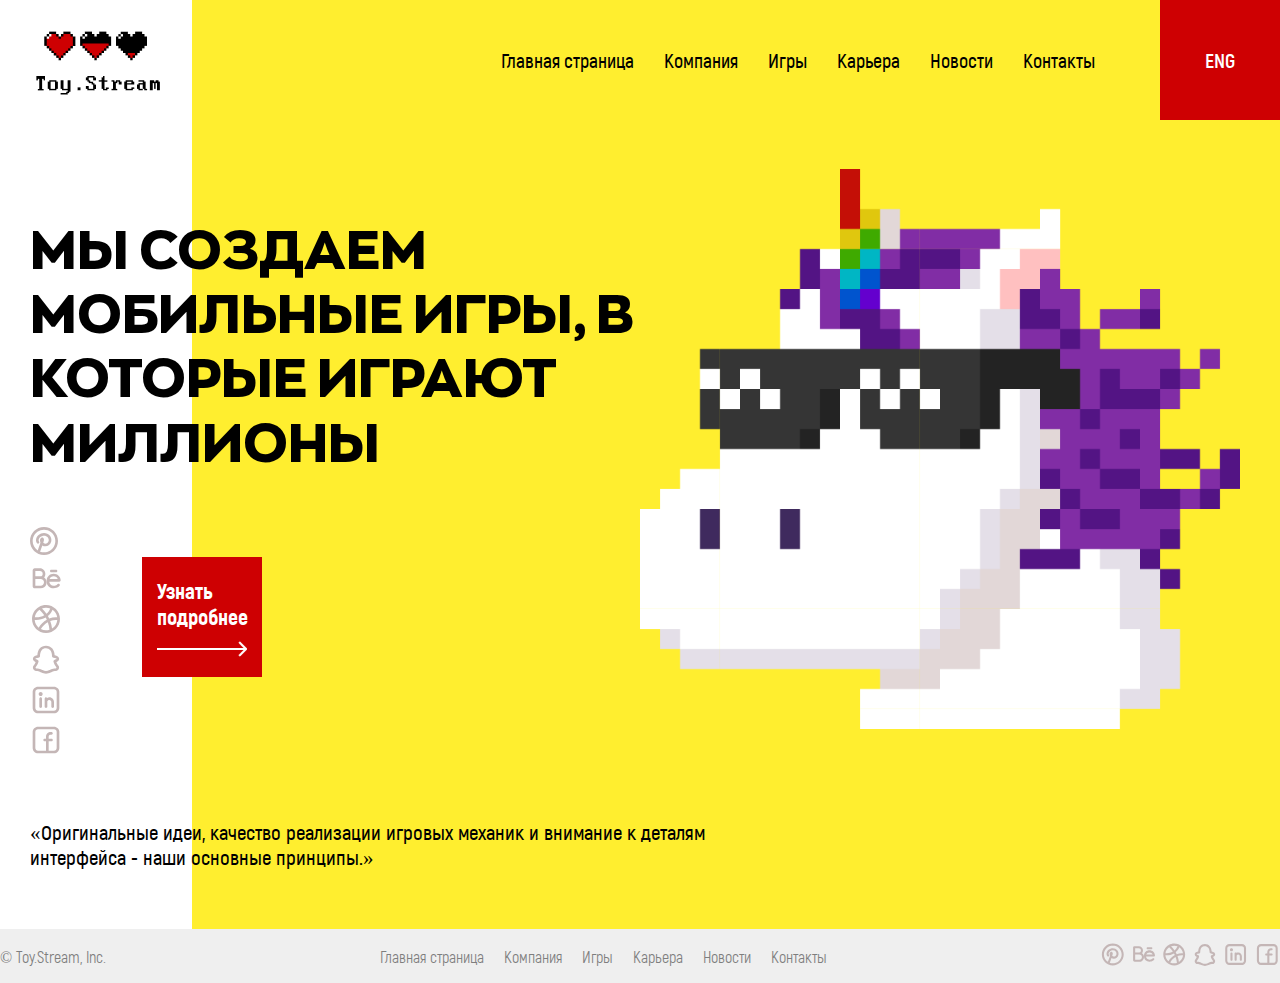
<file: index.html>
<!DOCTYPE html>
<html lang="ru">
<head>
	<meta charset="UTF-8">
	<meta name="viewport" content="width=device-width, initial-scale=1.0">
	<title>Главная</title>
	<link rel="stylesheet" href="style.css">
</head>
<body>
	<header class="header">
		<div class="header__container-main container">
			<div class="header__top">
			<div class="header__logo">
                 <img src="images/logo.png" alt="лого" class="header__logo-img">
			</div>
			<nav class="header__menu">
				<ul class="header__list">
				<li class="header__item">
				    <a href="index.html" class="header__link">Главная страница</a>
				</li>
				<li class="header__item">
				    <a href="team.html" class="header__link">Компания</a>
				</li>
				<li class="header__item">
				    <a href="games.html" class="header__link">Игры</a>
				</li>
				<li class="header__item">
				    <a href="career.html" class="header__link">Карьера</a>
				</li>
				<li class="header__item">
				    <a href="news.html" class="header__link">Новости</a>
				</li>
				<li class="header__item">
				    <a href="contacts.html" class="header__link">Контакты</a>
				</li>
				<li class="header__item btn">
					<button class="header__button">Eng</button>
				</li>
			</ul>
			</nav>
			<div class="header__burger">
				<span></span>
			</div>
			
			</div>
			<div class="header__main main">
				<img src="images/bg1.png" class="main__img">
			<h1 class="main__title title">Мы создаем мобильные игры, в которые играют миллионы</h1>
			<div class="main__content">
						<ul class="main__icons icons">
					<li class="main__icon icon">
						<a href="#" class="main__icon-link icon-link">
						
							<svg xmlns="http://www.w3.org/2000/svg" width="28" height="28" viewBox="0 0 28 28" fill="none">
<path fill-rule="evenodd" clip-rule="evenodd" d="M2.66667 14C2.66748 11.5887 3.43734 9.2405 4.86435 7.29678C6.29135 5.35305 8.3011 3.91513 10.6014 3.19205C12.9018 2.46896 15.3728 2.49841 17.6552 3.2761C19.9377 4.05379 21.9126 5.5392 23.2929 7.51637C24.6732 9.49355 25.3869 11.8594 25.3302 14.2701C25.2736 16.6807 24.4495 19.0104 22.9779 20.9206C21.5063 22.8308 19.4637 24.2218 17.1473 24.8914C14.8308 25.561 12.3612 25.4743 10.0973 24.644C10.8666 22.5821 11.6128 20.5118 12.336 18.4333C13.1013 18.98 14.0893 19.3333 15.3333 19.3333C17.9133 19.3333 20.6333 17.6333 21.3067 14.2613C22.156 10.028 18.7653 6 14 6C11.996 6 10.0253 6.80533 8.55067 8.08267C7.07333 9.364 6 11.2093 6 13.3333C6 14.3667 6.312 15.5173 7.05467 16.2747C7.30634 16.5224 7.64525 16.6613 7.99839 16.6616C8.35153 16.6618 8.69064 16.5234 8.94267 16.276C9.18775 16.0311 9.32787 15.7004 9.33334 15.3539C9.33882 15.0075 9.20922 14.6725 8.972 14.42C7.924 13.1133 9.30533 10.9587 10.2973 10.0987C11.328 9.20533 12.6893 8.66667 14 8.66667C17.236 8.66667 19.1787 11.3053 18.6933 13.7387C18.288 15.7573 16.752 16.6667 15.3333 16.6667C14.2427 16.6667 13.656 16.2067 13.28 15.6107C13.4853 14.9653 13.66 14.3787 13.7853 13.9013C14.0413 12.9187 14.196 11.7333 13.312 10.996C12.6547 10.4493 11.8787 10.5693 11.404 10.808C10.52 11.248 10 12.28 10 13.3333C10 13.9213 10.092 14.8333 10.4227 15.776C9.56227 18.3421 8.65634 20.8927 7.70533 23.4267C6.15419 22.3918 4.88264 20.9898 4.00363 19.3453C3.12463 17.7008 2.66537 15.8647 2.66667 14ZM14 0C6.268 0 0 6.268 0 14C0 21.732 6.268 28 14 28C21.732 28 28 21.732 28 14C28 6.268 21.732 0 14 0Z"/>
</svg>
						</a>
						</li>
					<li class="main__icon icon">	
					<a href="#" class="main__icon-link icon-link">
						<svg xmlns="http://www.w3.org/2000/svg" width="32" height="32" viewBox="0 0 32 32" fill="none">
  <path fill-rule="evenodd" clip-rule="evenodd" d="M15.3332 11.3333C15.3332 12.528 14.8838 13.6186 14.1452 14.444C15.182 15.1814 15.9575 16.2294 16.3597 17.4364C16.762 18.6435 16.7701 19.9472 16.3829 21.1591C15.9957 22.3711 15.2333 23.4286 14.2058 24.179C13.1783 24.9293 11.9388 25.3335 10.6665 25.3333H4.6665C4.13607 25.3333 3.62736 25.1226 3.25229 24.7475C2.87722 24.3725 2.6665 23.8637 2.6665 23.3333V7.33331C2.6665 6.80288 2.87722 6.29417 3.25229 5.9191C3.62736 5.54403 4.13607 5.33331 4.6665 5.33331H9.99984C11.4143 5.33331 12.7709 5.89522 13.7711 6.89541C14.7713 7.8956 15.3332 9.25216 15.3332 10.6666V11.3333ZM5.33317 13.3333V7.99998H9.99984C10.7071 7.99998 11.3854 8.28093 11.8855 8.78103C12.3856 9.28113 12.6665 9.9594 12.6665 10.6666V11.3333C12.6665 11.8637 12.4558 12.3725 12.0807 12.7475C11.7056 13.1226 11.1969 13.3333 10.6665 13.3333H5.33317ZM5.33317 16H10.6665C11.5506 16 12.3984 16.3512 13.0235 16.9763C13.6486 17.6014 13.9998 18.4493 13.9998 19.3333C13.9998 20.2174 13.6486 21.0652 13.0235 21.6903C12.3984 22.3155 11.5506 22.6666 10.6665 22.6666H5.33317V16Z"/>
  <path d="M20 8.00002C20 7.6464 20.1405 7.30726 20.3905 7.05721C20.6406 6.80716 20.9797 6.66669 21.3333 6.66669H26C26.3536 6.66669 26.6928 6.80716 26.9428 7.05721C27.1929 7.30726 27.3333 7.6464 27.3333 8.00002C27.3333 8.35364 27.1929 8.69278 26.9428 8.94283C26.6928 9.19288 26.3536 9.33335 26 9.33335H21.3333C20.9797 9.33335 20.6406 9.19288 20.3905 8.94283C20.1405 8.69278 20 8.35364 20 8.00002Z"/>
  <path fill-rule="evenodd" clip-rule="evenodd" d="M23.6665 10.6666C19.8785 10.6666 16.6665 13.576 16.6665 17.3333V18.6666C16.6665 22.424 19.8785 25.3333 23.6665 25.3333C25.6865 25.3333 27.1492 24.752 28.1292 24.12C28.7185 23.7413 29.1812 23.28 29.6265 22.7493C29.8203 22.4583 29.892 22.1028 29.8262 21.7594C29.7604 21.4161 29.5624 21.1123 29.2748 20.9135C28.9872 20.7147 28.633 20.6368 28.2886 20.6967C27.9441 20.7565 27.6369 20.9492 27.4332 21.2333C27.2216 21.4881 26.9693 21.7062 26.6865 21.8786C26.1118 22.248 25.1452 22.6666 23.6665 22.6666C21.1958 22.6666 19.3332 20.8 19.3332 18.6666H29.3332C29.6868 18.6666 30.0259 18.5261 30.276 18.2761C30.526 18.0261 30.6665 17.6869 30.6665 17.3333C30.6665 13.576 27.4545 10.6666 23.6665 10.6666ZM27.7505 16C27.1638 14.4786 25.6012 13.3333 23.6665 13.3333C21.7318 13.3333 20.1692 14.4786 19.5825 16H27.7505Z"/>
</svg>
					</a>
					</li>
					<li class="main__icon icon">
					<a href="#" class="main__icon-link icon-link">
						<svg xmlns="http://www.w3.org/2000/svg" width="32" height="32" viewBox="0 0 32 32" fill="none">
  <path fill-rule="evenodd" clip-rule="evenodd" d="M4.79467 14.2906C8.25067 14.5773 11.56 13.884 14.3 12.3173C12.9215 10.2697 11.3064 8.39186 9.488 6.72262C8.23517 7.60177 7.17341 8.72558 6.36678 10.0263C5.56015 11.327 5.02535 12.7776 4.79467 14.2906ZM8.92533 3.91729C6.81662 5.15139 5.06778 6.91612 3.8528 9.03591C2.63781 11.1557 1.99903 13.5567 2 16C2 23.732 8.268 30 16 30C23.732 30 30 23.732 30 16C30 8.26796 23.732 1.99996 16 1.99996C13.5131 1.99593 11.0704 2.65748 8.92533 3.91596V3.91729ZM11.9733 5.40129C13.6545 7.03458 15.1638 8.836 16.4773 10.7773C18.1401 9.34269 19.4303 7.52637 20.2373 5.48396C18.8905 4.94187 17.4518 4.66436 16 4.66662C14.6246 4.66509 13.2605 4.91451 11.9747 5.40262L11.9733 5.40129ZM22.588 6.77729C21.5677 9.22706 19.9588 11.3873 17.904 13.0666C18.368 13.8786 18.7987 14.7093 19.1947 15.556C21.7053 14.5786 24.4213 14.128 27.2147 14.3586C26.9939 12.8488 26.4704 11.3991 25.6756 10.0966C24.8808 8.79405 23.831 7.66549 22.5893 6.77862L22.588 6.77729ZM27.2853 17.0413C24.856 16.7933 22.4587 17.1613 20.2293 18.016C21.1509 20.4526 21.7615 22.9958 22.0467 25.5853C23.5164 24.6581 24.7531 23.4053 25.6613 21.9238C26.5694 20.4423 27.1246 18.7717 27.284 17.0413H27.2853ZM19.4773 26.788C19.2811 24.1826 18.7206 21.6176 17.812 19.168C14.988 20.7906 12.564 23.216 10.88 26.1133C12.4667 26.9178 14.221 27.3359 16 27.3333C17.2133 27.3333 18.3827 27.1426 19.4787 26.7893L19.4773 26.788ZM8.65733 24.6333C10.6093 21.3346 13.444 18.5373 16.78 16.688C16.446 15.974 16.0858 15.2726 15.7 14.5853C12.4813 16.4413 8.63333 17.2573 4.70533 16.9573C4.9559 19.9379 6.37687 22.6978 8.65733 24.6333Z"/>
</svg>
						
					</a>
					</li>
					<li class="main__icon icon">
					<a href="#" class="main__icon-link icon-link">
						<svg xmlns="http://www.w3.org/2000/svg" width="32" height="32" viewBox="0 0 32 32" fill="none">
  <path fill-rule="evenodd" clip-rule="evenodd" d="M9.66449 5.42669C11.2405 3.55469 13.4725 2.66669 16.0005 2.66669C18.5872 2.66669 20.8058 3.71202 22.3525 5.61735C23.7258 7.31069 24.5032 9.59602 24.6445 12.2534L24.7672 12.272L24.7938 12.276C25.0205 12.308 25.2912 12.348 25.5725 12.4027C26.6138 12.604 28.3912 13.1134 29.0032 15.0214C29.3098 15.98 29.1565 16.868 28.6192 17.572C28.1565 18.1787 27.4952 18.5294 27.0218 18.7414C26.7872 18.848 26.5525 18.9387 26.3552 19.0147C26.8165 20.2627 27.6192 21.5467 28.5072 22.7094C29.3432 23.8054 29.1218 25.1934 28.6898 26.0987C28.2565 27.0054 27.3205 28.0414 25.9578 28.1C25.1872 28.1334 24.3778 28.2134 23.5725 28.36C23.2085 28.4267 22.7792 28.572 22.2458 28.792C21.9272 28.9227 21.6352 29.0534 21.3205 29.1934C21.0698 29.3054 20.8058 29.4227 20.5005 29.5534C19.2472 30.092 17.7072 30.6667 16.0005 30.6667C14.2938 30.6667 12.7538 30.092 11.5005 29.5534C11.1952 29.4227 10.9298 29.3054 10.6805 29.1934C10.3739 29.0553 10.0655 28.9215 9.75515 28.792C9.22182 28.572 8.79249 28.4254 8.42849 28.3587C7.62315 28.212 6.81382 28.1334 6.04182 28.1C4.68049 28.0414 3.74315 27.0054 3.31115 26.0987C2.87915 25.1934 2.65782 23.8054 3.49382 22.7094C4.38715 21.5387 5.19382 20.2454 5.65382 18.9894C5.45197 18.91 5.25234 18.825 5.05515 18.7347C4.59382 18.5187 3.96715 18.1734 3.50449 17.5947C2.98849 16.9467 2.76049 16.1107 2.96315 15.1534C3.39515 13.104 5.32315 12.5934 6.34182 12.4014C6.63115 12.348 6.91249 12.308 7.14849 12.2747L7.19515 12.268L7.35515 12.2454C7.48715 9.41202 8.25915 7.09469 9.66449 5.42669ZM11.7045 7.14402C10.6872 8.35069 10.0005 10.2907 10.0005 13.144V13.2827L9.97115 13.42C9.82315 14.1187 9.28582 14.4454 9.01915 14.5707C8.73915 14.7027 8.43649 14.768 8.22315 14.808C8.01515 14.8467 7.78315 14.8787 7.57649 14.9067L7.51515 14.916C7.28723 14.9462 7.06006 14.9817 6.83382 15.0227C5.81382 15.2134 5.62049 15.4667 5.57115 15.7027C5.53649 15.872 5.56715 15.9067 5.58449 15.9254L5.58982 15.9307C5.66049 16.02 5.83115 16.1534 6.18582 16.3187C6.35115 16.396 6.52582 16.4667 6.71915 16.5454L6.76715 16.564C6.93649 16.6307 7.13782 16.712 7.31515 16.796C7.48982 16.876 7.78182 17.0227 8.02982 17.26C8.31782 17.536 8.66582 18.0747 8.49649 18.7854C8.01115 20.8267 6.78582 22.792 5.61515 24.3254C5.59734 24.3702 5.59004 24.4186 5.59382 24.4667C5.59382 24.5934 5.62982 24.7667 5.71649 24.9494C5.80449 25.132 5.91649 25.272 6.02049 25.356C6.10582 25.4254 6.15382 25.436 6.15915 25.436C7.02715 25.4734 7.95915 25.564 8.90582 25.736C9.54982 25.8534 10.1858 26.0854 10.7725 26.328C11.0965 26.4614 11.4685 26.6267 11.8298 26.7867C12.0818 26.8987 12.3285 27.008 12.5498 27.1027C13.7485 27.616 14.8672 28 16.0005 28C17.1338 28 18.2538 27.616 19.4512 27.1027C19.6725 27.008 19.9192 26.8974 20.1712 26.7867C20.5312 26.6267 20.9045 26.4614 21.2272 26.328C21.8138 26.0854 22.4498 25.8534 23.0938 25.736C24.0405 25.5627 24.9738 25.4734 25.8405 25.436C25.8485 25.436 25.8952 25.4254 25.9805 25.356C26.1094 25.2435 26.213 25.1049 26.2845 24.9494C26.3593 24.799 26.4011 24.6345 26.4072 24.4667C26.4072 24.3427 26.3765 24.3134 26.3872 24.328C25.2165 22.7947 23.9898 20.828 23.5032 18.7854C23.3232 18.0254 23.7352 17.4787 24.0192 17.2254C24.2725 17.0014 24.5685 16.8614 24.7485 16.7827C24.9285 16.7027 25.1312 16.6267 25.3045 16.5614L25.3685 16.536C25.5725 16.46 25.7552 16.3894 25.9272 16.3107C26.2872 16.1494 26.4405 16.0254 26.4925 15.9627C26.4878 15.9196 26.4784 15.8771 26.4645 15.836C26.3432 15.4574 26.0005 15.2014 25.0645 15.02C24.8525 14.98 24.6378 14.948 24.4112 14.9134L24.3605 14.9067C24.1495 14.878 23.9392 14.8442 23.7298 14.8054C23.4582 14.7578 23.1942 14.6744 22.9445 14.5574C22.6645 14.4187 22.1712 14.0867 22.0298 13.42L22.0005 13.2827V13.1427C22.0005 10.5427 21.3245 8.58269 20.2818 7.29869C19.2618 6.04002 17.8152 5.33335 16.0005 5.33335C14.1272 5.33335 12.6938 5.96802 11.7032 7.14402H11.7045Z"/>
</svg>
					</a>
					</li>
					<li class="main__icon icon">
					<a href="#" class="main__icon-link icon-link">
						<svg xmlns="http://www.w3.org/2000/svg" width="32" height="32" viewBox="0 0 32 32" fill="none">
  <path fill-rule="evenodd" clip-rule="evenodd" d="M8.00033 2.66669C6.58584 2.66669 5.22928 3.22859 4.22909 4.22878C3.2289 5.22898 2.66699 6.58553 2.66699 8.00002V24C2.66699 25.4145 3.2289 26.7711 4.22909 27.7713C5.22928 28.7715 6.58584 29.3334 8.00033 29.3334H24.0003C25.4148 29.3334 26.7714 28.7715 27.7716 27.7713C28.7718 26.7711 29.3337 25.4145 29.3337 24V8.00002C29.3337 6.58553 28.7718 5.22898 27.7716 4.22878C26.7714 3.22859 25.4148 2.66669 24.0003 2.66669H8.00033ZM5.33366 8.00002C5.33366 7.29278 5.61461 6.6145 6.11471 6.1144C6.6148 5.61431 7.29308 5.33335 8.00033 5.33335H24.0003C24.7076 5.33335 25.3858 5.61431 25.8859 6.1144C26.386 6.6145 26.667 7.29278 26.667 8.00002V24C26.667 24.7073 26.386 25.3855 25.8859 25.8856C25.3858 26.3857 24.7076 26.6667 24.0003 26.6667H8.00033C7.29308 26.6667 6.6148 26.3857 6.11471 25.8856C5.61461 25.3855 5.33366 24.7073 5.33366 24V8.00002ZM12.0003 14.6667C12.0003 14.3131 11.8598 13.9739 11.6098 13.7239C11.3598 13.4738 11.0206 13.3334 10.667 13.3334C10.3134 13.3334 9.97423 13.4738 9.72418 13.7239C9.47413 13.9739 9.33366 14.3131 9.33366 14.6667V22.6667C9.33366 23.0203 9.47413 23.3594 9.72418 23.6095C9.97423 23.8595 10.3134 24 10.667 24C11.0206 24 11.3598 23.8595 11.6098 23.6095C11.8598 23.3594 12.0003 23.0203 12.0003 22.6667V14.6667ZM12.667 10C12.667 10.5305 12.4563 11.0392 12.0812 11.4142C11.7061 11.7893 11.1974 12 10.667 12C10.1366 12 9.62785 11.7893 9.25278 11.4142C8.87771 11.0392 8.66699 10.5305 8.66699 10C8.66699 9.46959 8.87771 8.96088 9.25278 8.58581C9.62785 8.21073 10.1366 8.00002 10.667 8.00002C11.1974 8.00002 11.7061 8.21073 12.0812 8.58581C12.4563 8.96088 12.667 9.46959 12.667 10ZM16.0003 13.3334C16.4537 13.3334 16.8537 13.56 17.0937 13.904C17.7809 13.5295 18.551 13.3333 19.3337 13.3334C22.2137 13.3334 24.0003 15.9014 24.0003 18.0947V22.6667C24.0003 23.0203 23.8598 23.3594 23.6098 23.6095C23.3598 23.8595 23.0206 24 22.667 24C22.3134 24 21.9742 23.8595 21.7242 23.6095C21.4741 23.3594 21.3337 23.0203 21.3337 22.6667V18.0934C21.3337 17.0694 20.4537 15.9987 19.3337 15.9987C18.635 15.9987 17.863 16.3787 17.3337 17.2827V22.6667C17.3337 23.0203 17.1932 23.3594 16.9431 23.6095C16.6931 23.8595 16.3539 24 16.0003 24C15.6467 24 15.3076 23.8595 15.0575 23.6095C14.8075 23.3594 14.667 23.0203 14.667 22.6667V14.6667C14.667 14.3131 14.8075 13.9739 15.0575 13.7239C15.3076 13.4738 15.6467 13.3334 16.0003 13.3334Z"/>
</svg>
					</a>
					</li>
					<li class="main__icon icon">
					<a href="#" class="main__icon-link icon-link">
						<svg xmlns="http://www.w3.org/2000/svg" width="32" height="32" viewBox="0 0 32 32" fill="none">
  <path fill-rule="evenodd" clip-rule="evenodd" d="M2.66699 8.00002C2.66699 6.58553 3.2289 5.22898 4.22909 4.22878C5.22928 3.22859 6.58584 2.66669 8.00033 2.66669H24.0003C25.4148 2.66669 26.7714 3.22859 27.7716 4.22878C28.7718 5.22898 29.3337 6.58553 29.3337 8.00002V24C29.3337 25.4145 28.7718 26.7711 27.7716 27.7713C26.7714 28.7715 25.4148 29.3334 24.0003 29.3334H8.00033C6.58584 29.3334 5.22928 28.7715 4.22909 27.7713C3.2289 26.7711 2.66699 25.4145 2.66699 24V8.00002ZM8.00033 5.33335C7.29308 5.33335 6.6148 5.61431 6.11471 6.1144C5.61461 6.6145 5.33366 7.29278 5.33366 8.00002V24C5.33366 24.7073 5.61461 25.3855 6.11471 25.8856C6.6148 26.3857 7.29308 26.6667 8.00033 26.6667H16.0003V17.3334H14.667C14.3134 17.3334 13.9742 17.1929 13.7242 16.9428C13.4741 16.6928 13.3337 16.3536 13.3337 16C13.3337 15.6464 13.4741 15.3073 13.7242 15.0572C13.9742 14.8072 14.3134 14.6667 14.667 14.6667H16.0003V12.6667C16.0003 11.429 16.492 10.242 17.3672 9.36686C18.2423 8.49169 19.4293 8.00002 20.667 8.00002H21.467C21.8206 8.00002 22.1597 8.1405 22.4098 8.39054C22.6598 8.64059 22.8003 8.97973 22.8003 9.33335C22.8003 9.68698 22.6598 10.0261 22.4098 10.2762C22.1597 10.5262 21.8206 10.6667 21.467 10.6667H20.667C20.4043 10.6667 20.1443 10.7184 19.9016 10.8189C19.659 10.9194 19.4385 11.0668 19.2528 11.2525C19.0671 11.4382 18.9197 11.6587 18.8192 11.9013C18.7187 12.144 18.667 12.404 18.667 12.6667V14.6667H21.467C21.8206 14.6667 22.1597 14.8072 22.4098 15.0572C22.6598 15.3073 22.8003 15.6464 22.8003 16C22.8003 16.3536 22.6598 16.6928 22.4098 16.9428C22.1597 17.1929 21.8206 17.3334 21.467 17.3334H18.667V26.6667H24.0003C24.7076 26.6667 25.3858 26.3857 25.8859 25.8856C26.386 25.3855 26.667 24.7073 26.667 24V8.00002C26.667 7.29278 26.386 6.6145 25.8859 6.1144C25.3858 5.61431 24.7076 5.33335 24.0003 5.33335H8.00033Z"/>
</svg>
					</a>
				</li>
			</ul>
			
			<a href="#" class="main__btn"><p class="text-btn">Узнать подробнее</p><img src="images/arrow.png" alt="Стрелка">
			</a>
			<p class="main__text text">«Оригинальные идеи, качество реализации игровых механик и внимание к деталям интерфейса - наши основные принципы.»</p>
			
			</div>	
			</div>
				</div>
	</header>
			<footer class="footer">
				<div class="footer__container container">
				<p class="footer__text">© Toy.Stream, Inc.</p>
				<ul class="footer__list">
				<li class="footer__item">
				    <a href="index.html" class="footer__link">Главная страница</a>
				</li>
				<li class="footer__item">
				    <a href="team.html" class="footer__link">Компания</a>
				</li>
				<li class="footer__item">
				    <a href="games.html" class="footer__link">Игры</a>
				</li>
				<li class="footer__item">
				    <a href="career.html" class="footer__link">Карьера</a>
				</li>
				<li class="footer__item">
				    <a href="news.html" class="footer__link">Новости</a>
				</li>
				<li class="footer__item">
				    <a href="contacts.html" class="footer__link">Контакты</a>
				</li>
			</ul>
					<ul class="footer__icons">
					<li class="footer__icon">
						<a href="#" class="footer__icon-link">
							<svg xmlns="http://www.w3.org/2000/svg" width="26" height="25" viewBox="0 0 26 25" fill="none">
  <path fill-rule="evenodd" clip-rule="evenodd" d="M3.93572 12.4961C3.93635 10.6129 4.53762 8.77892 5.65212 7.26085C6.76662 5.74279 8.33626 4.61976 10.1328 4.05503C11.9294 3.49029 13.8593 3.51329 15.6419 4.12067C17.4245 4.72806 18.9669 5.88817 20.045 7.43236C21.123 8.97655 21.6804 10.8243 21.6361 12.707C21.5919 14.5898 20.9483 16.4093 19.7989 17.9012C18.6496 19.393 17.0544 20.4794 15.2452 21.0024C13.436 21.5254 11.5072 21.4577 9.73913 20.8092C10.3399 19.1988 10.9227 17.5819 11.4875 15.9586C12.0853 16.3855 12.8569 16.6615 13.8285 16.6615C15.8435 16.6615 17.9678 15.3338 18.4937 12.7002C19.157 9.39396 16.5089 6.24806 12.7871 6.24806C11.222 6.24806 9.6829 6.87703 8.53117 7.87464C7.37736 8.87537 6.53908 10.3166 6.53908 11.9755C6.53908 12.7825 6.78275 13.6812 7.36278 14.2727C7.55934 14.4661 7.82403 14.5747 8.09984 14.5749C8.37564 14.5751 8.64049 14.4669 8.83732 14.2737C9.02873 14.0824 9.13817 13.8241 9.14245 13.5536C9.14672 13.283 9.0455 13.0214 8.86023 12.8242C8.04174 11.8036 9.12057 10.1208 9.89533 9.44915C10.7003 8.75145 11.7635 8.33075 12.7871 8.33075C15.3145 8.33075 16.8317 10.3916 16.4527 12.292C16.1361 13.8686 14.9365 14.5788 13.8285 14.5788C12.9767 14.5788 12.5185 14.2196 12.2248 13.7541C12.3852 13.2501 12.5216 12.7919 12.6195 12.4191C12.8194 11.6516 12.9402 10.7258 12.2498 10.15C11.7364 9.72303 11.1304 9.81675 10.7596 10.0031C10.0692 10.3468 9.66311 11.1528 9.66311 11.9755C9.66311 12.4347 9.73496 13.147 9.99322 13.8832C9.32124 15.8874 8.6137 17.8794 7.87096 19.8584C6.6595 19.0502 5.66641 17.9552 4.9799 16.6709C4.29339 15.3865 3.93471 13.9525 3.93572 12.4961ZM12.7871 1.56201C6.74839 1.56201 1.85303 6.45737 1.85303 12.4961C1.85303 18.5349 6.74839 23.4302 12.7871 23.4302C18.8259 23.4302 23.7213 18.5349 23.7213 12.4961C23.7213 6.45737 18.8259 1.56201 12.7871 1.56201Z"/>
</svg>
						</a>
						</li>
					<li class="footer__icon">	
					<a href="#" class="footer__icon-link">
						<svg xmlns="http://www.w3.org/2000/svg" width="25" height="25" viewBox="0 0 25 25" fill="none">
  <path fill-rule="evenodd" clip-rule="evenodd" d="M11.9777 8.85145C11.9777 9.7845 11.6268 10.6363 11.0499 11.2809C11.8596 11.8569 12.4653 12.6753 12.7795 13.618C13.0936 14.5608 13.1 15.579 12.7976 16.5255C12.4952 17.4721 11.8997 18.298 11.0972 18.884C10.2947 19.47 9.32672 19.7857 8.33303 19.7856H3.64698C3.2327 19.7856 2.8354 19.621 2.54247 19.3281C2.24953 19.0351 2.08496 18.6378 2.08496 18.2236V5.72742C2.08496 5.31315 2.24953 4.91584 2.54247 4.62291C2.8354 4.32997 3.2327 4.16541 3.64698 4.16541H7.81236C8.91708 4.16541 9.97656 4.60426 10.7577 5.38542C11.5389 6.16658 11.9777 7.22606 11.9777 8.33078V8.85145ZM4.16765 10.4135V6.24809H7.81236C8.36472 6.24809 8.89446 6.46752 9.28504 6.8581C9.67562 7.24868 9.89504 7.77842 9.89504 8.33078V8.85145C9.89504 9.26573 9.73047 9.66303 9.43754 9.95597C9.14461 10.2489 8.7473 10.4135 8.33303 10.4135H4.16765ZM4.16765 12.4962H8.33303C9.02348 12.4962 9.68566 12.7704 10.1739 13.2587C10.6621 13.7469 10.9364 14.4091 10.9364 15.0995C10.9364 15.79 10.6621 16.4521 10.1739 16.9404C9.68566 17.4286 9.02348 17.7029 8.33303 17.7029H4.16765V12.4962Z" fill="#C4B6B6"/>
  <path d="M15.6226 6.24801C15.6226 5.97183 15.7323 5.70696 15.9276 5.51167C16.1229 5.31638 16.3877 5.20667 16.6639 5.20667H20.3086C20.5848 5.20667 20.8497 5.31638 21.0449 5.51167C21.2402 5.70696 21.35 5.97183 21.35 6.24801C21.35 6.52419 21.2402 6.78906 21.0449 6.98435C20.8497 7.17964 20.5848 7.28935 20.3086 7.28935H16.6639C16.3877 7.28935 16.1229 7.17964 15.9276 6.98435C15.7323 6.78906 15.6226 6.52419 15.6226 6.24801Z" fill="#C4B6B6"/>
  <path fill-rule="evenodd" clip-rule="evenodd" d="M18.4861 8.33081C15.5276 8.33081 13.019 10.603 13.019 13.5375V14.5789C13.019 17.5134 15.5276 19.7856 18.4861 19.7856C20.0637 19.7856 21.2061 19.3316 21.9715 18.838C22.4318 18.5422 22.7931 18.1819 23.1409 17.7675C23.2922 17.5402 23.3482 17.2626 23.2969 16.9944C23.2455 16.7262 23.0908 16.489 22.8662 16.3337C22.6416 16.1785 22.365 16.1176 22.096 16.1644C21.8269 16.2111 21.587 16.3616 21.4279 16.5835C21.2626 16.7825 21.0656 16.9528 20.8447 17.0875C20.3959 17.3759 19.641 17.7029 18.4861 17.7029C16.5565 17.7029 15.1017 16.245 15.1017 14.5789H22.9118C23.188 14.5789 23.4529 14.4692 23.6482 14.2739C23.8434 14.0786 23.9532 13.8137 23.9532 13.5375C23.9532 10.603 21.4446 8.33081 18.4861 8.33081ZM21.6757 12.4962C21.2175 11.308 19.9971 10.4135 18.4861 10.4135C16.9751 10.4135 15.7547 11.308 15.2965 12.4962H21.6757Z"/>
</svg>
					</a>
					</li>
					<li class="footer__icon">
					<a href="#" class="footer__icon-link">
						<svg xmlns="http://www.w3.org/2000/svg" width="26" height="25" viewBox="0 0 26 25" fill="none">
  <path fill-rule="evenodd" clip-rule="evenodd" d="M4.45903 11.1611C7.15819 11.385 9.74281 10.8435 11.8828 9.61995C10.8062 8.02078 9.54471 6.55415 8.12456 5.25047C7.14609 5.93708 6.31685 6.81479 5.68686 7.83065C5.05687 8.8465 4.63919 9.97945 4.45903 11.1611ZM7.68511 3.05948C6.03819 4.02332 4.67233 5.40159 3.72342 7.05716C2.7745 8.71273 2.27561 10.5879 2.27637 12.4961C2.27637 18.5349 7.17173 23.4303 13.2105 23.4303C19.2492 23.4303 24.1446 18.5349 24.1446 12.4961C24.1446 6.45738 19.2492 1.56203 13.2105 1.56203C11.2682 1.55888 9.36039 2.07556 7.68511 3.05844V3.05948ZM10.0656 4.21849C11.3787 5.4941 12.5574 6.90103 13.5833 8.41719C14.8819 7.29676 15.8895 5.8782 16.5199 4.28306C15.468 3.85968 14.3444 3.64295 13.2105 3.64471C12.1363 3.64352 11.0709 3.83831 10.0667 4.21954L10.0656 4.21849ZM18.3558 5.29316C17.5589 7.20645 16.3024 8.89363 14.6975 10.2052C15.0599 10.8394 15.3963 11.4881 15.7055 12.1494C17.6664 11.3861 19.7876 11.0341 21.9692 11.2142C21.7968 10.0351 21.3879 8.90285 20.7672 7.88556C20.1464 6.86827 19.3266 5.98685 18.3568 5.2942L18.3558 5.29316ZM22.0244 13.3094C20.1271 13.1157 18.2548 13.4032 16.5136 14.0707C17.2334 15.9737 17.7102 17.96 17.933 19.9824C19.0808 19.2582 20.0467 18.2798 20.756 17.1227C21.4653 15.9656 21.8989 14.6609 22.0234 13.3094H22.0244ZM15.9263 20.9217C15.7731 18.8869 15.3353 16.8836 14.6257 14.9704C12.4201 16.2377 10.5269 18.1319 9.21172 20.3947C10.4509 21.0231 11.8211 21.3496 13.2105 21.3476C14.1581 21.3476 15.0714 21.1987 15.9274 20.9227L15.9263 20.9217ZM7.4758 19.2388C9.00033 16.6626 11.2142 14.4778 13.8197 13.0335C13.5588 12.4759 13.2775 11.9281 12.9762 11.3913C10.4624 12.8408 7.45706 13.4781 4.38926 13.2438C4.58495 15.5717 5.69474 17.7272 7.4758 19.2388Z"/>
</svg>
						
					</a>
					</li>
					<li class="footer__icon">
					<a href="#" class="footer__icon-link">
						<svg xmlns="http://www.w3.org/2000/svg" width="26" height="25" viewBox="0 0 26 25" fill="none">
  <path fill-rule="evenodd" clip-rule="evenodd" d="M7.97333 4.23822C9.2042 2.77618 10.9474 2.08264 12.9218 2.08264C14.942 2.08264 16.6748 2.89906 17.8828 4.38714C18.9553 5.70964 19.5625 7.49451 19.6728 9.56991L19.7686 9.58449L19.7895 9.58761C19.9665 9.6126 20.1779 9.64384 20.3976 9.68654C21.2109 9.84378 22.599 10.2416 23.077 11.7317C23.3165 12.4805 23.1967 13.174 22.7771 13.7238C22.4157 14.1976 21.8992 14.4715 21.5296 14.6371C21.3463 14.7204 21.163 14.7912 21.0089 14.8506C21.3692 15.8253 21.9961 16.8281 22.6896 17.7361C23.3425 18.5921 23.1697 19.6762 22.8323 20.3832C22.4938 21.0913 21.7628 21.9005 20.6986 21.9463C20.0967 21.9723 19.4646 22.0348 18.8356 22.1493C18.5513 22.2014 18.216 22.3149 17.7995 22.4867C17.5506 22.5888 17.3225 22.6908 17.0768 22.8002C16.881 22.8877 16.6748 22.9793 16.4363 23.0814C15.4575 23.5021 14.2547 23.9509 12.9218 23.9509C11.5889 23.9509 10.3861 23.5021 9.40726 23.0814C9.1688 22.9793 8.96157 22.8877 8.76684 22.8002C8.52742 22.6923 8.2865 22.5878 8.04414 22.4867C7.62761 22.3149 7.29229 22.2004 7.00801 22.1483C6.37904 22.0338 5.74694 21.9723 5.144 21.9463C4.08079 21.9005 3.34872 21.0913 3.01133 20.3832C2.67393 19.6762 2.50107 18.5921 3.15399 17.7361C3.85169 16.8218 4.48171 15.8117 4.84097 14.8308C4.68333 14.7688 4.52741 14.7024 4.37341 14.6319C4.0131 14.4632 3.52367 14.1935 3.16232 13.7415C2.75932 13.2354 2.58125 12.5825 2.73954 11.8348C3.07693 10.2343 4.58272 9.83545 5.3783 9.6855C5.60428 9.64384 5.824 9.6126 6.00832 9.58657L6.04476 9.58136L6.16972 9.56366C6.27282 7.3508 6.87576 5.54095 7.97333 4.23822ZM9.56659 5.57948C8.77204 6.52189 8.23575 8.03705 8.23575 10.2655V10.3738L8.21284 10.4811C8.09725 11.0267 7.67759 11.2819 7.46932 11.3798C7.25064 11.4829 7.01426 11.5339 6.84764 11.5651C6.68519 11.5953 6.504 11.6203 6.34259 11.6422L6.29469 11.6495C6.11668 11.673 5.93925 11.7008 5.76256 11.7328C4.96593 11.8817 4.81494 12.0795 4.77641 12.2639C4.74933 12.3961 4.77328 12.4232 4.78682 12.4378L4.79099 12.4419C4.84618 12.5117 4.97947 12.6158 5.25647 12.745C5.38559 12.8054 5.52201 12.8606 5.673 12.922L5.71049 12.9366C5.84274 12.9886 5.99999 13.0522 6.13848 13.1178C6.2749 13.1802 6.50296 13.2948 6.69665 13.4802C6.92158 13.6957 7.19337 14.1164 7.06112 14.6715C6.68207 16.2658 5.72507 17.8007 4.81077 18.9982C4.79686 19.0333 4.79116 19.071 4.79411 19.1086C4.79411 19.2075 4.82223 19.3429 4.88991 19.4856C4.95864 19.6283 5.04611 19.7376 5.12734 19.8032C5.19399 19.8573 5.23147 19.8657 5.23564 19.8657C5.91355 19.8948 6.64145 19.9656 7.38081 20.1C7.88378 20.1916 8.3805 20.3728 8.83869 20.5623C9.09174 20.6665 9.38227 20.7956 9.66448 20.9206C9.86129 21.008 10.0539 21.0934 10.2268 21.1674C11.163 21.5683 12.0367 21.8682 12.9218 21.8682C13.8069 21.8682 14.6817 21.5683 15.6168 21.1674C15.7897 21.0934 15.9823 21.007 16.1791 20.9206C16.4603 20.7956 16.7519 20.6665 17.0039 20.5623C17.4621 20.3728 17.9588 20.1916 18.4618 20.1C19.2011 19.9646 19.93 19.8948 20.6069 19.8657C20.6132 19.8657 20.6496 19.8573 20.7163 19.8032C20.817 19.7153 20.8979 19.607 20.9537 19.4856C21.0121 19.3682 21.0448 19.2397 21.0495 19.1086C21.0495 19.0118 21.0255 18.9889 21.0339 19.0003C20.1196 17.8028 19.1615 16.2668 18.7814 14.6715C18.6409 14.0779 18.9626 13.6509 19.1844 13.4531C19.3823 13.2781 19.6135 13.1688 19.7541 13.1074C19.8946 13.0449 20.0529 12.9855 20.1883 12.9345L20.2383 12.9147C20.3976 12.8553 20.5403 12.8002 20.6746 12.7387C20.9558 12.6127 21.0755 12.5159 21.1161 12.4669C21.1125 12.4333 21.1051 12.4001 21.0943 12.368C20.9995 12.0723 20.7319 11.8723 20.0009 11.7307C19.8353 11.6995 19.6676 11.6745 19.4906 11.6474L19.451 11.6422C19.2862 11.6198 19.122 11.5934 18.9585 11.563C18.7464 11.5259 18.5401 11.4607 18.3451 11.3694C18.1264 11.2611 17.7411 11.0018 17.6308 10.4811L17.6079 10.3738V10.2645C17.6079 8.23386 17.0799 6.70309 16.2656 5.70027C15.4689 4.71724 14.3391 4.16533 12.9218 4.16533C11.4587 4.16533 10.3393 4.66101 9.56555 5.57948H9.56659Z"/>
</svg>
					</a>
					</li>
					<li class="footer__icon">
					<a href="#" class="footer__icon-link">
						<svg xmlns="http://www.w3.org/2000/svg" width="26" height="25" viewBox="0 0 26 25" fill="none">
  <path fill-rule="evenodd" clip-rule="evenodd" d="M6.3851 2.08264C5.28038 2.08264 4.2209 2.52149 3.43974 3.30265C2.65858 4.08381 2.21973 5.14329 2.21973 6.24802V18.7442C2.21973 19.8489 2.65858 20.9084 3.43974 21.6895C4.2209 22.4707 5.28038 22.9095 6.3851 22.9095H18.8812C19.986 22.9095 21.0454 22.4707 21.8266 21.6895C22.6078 20.9084 23.0466 19.8489 23.0466 18.7442V6.24802C23.0466 5.14329 22.6078 4.08381 21.8266 3.30265C21.0454 2.52149 19.986 2.08264 18.8812 2.08264H6.3851ZM4.30242 6.24802C4.30242 5.69566 4.52184 5.16592 4.91242 4.77534C5.303 4.38476 5.83274 4.16533 6.3851 4.16533H18.8812C19.4336 4.16533 19.9633 4.38476 20.3539 4.77534C20.7445 5.16592 20.9639 5.69566 20.9639 6.24802V18.7442C20.9639 19.2965 20.7445 19.8263 20.3539 20.2168C19.9633 20.6074 19.4336 20.8268 18.8812 20.8268H6.3851C5.83274 20.8268 5.303 20.6074 4.91242 20.2168C4.52184 19.8263 4.30242 19.2965 4.30242 18.7442V6.24802ZM9.50914 11.4547C9.50914 11.1786 9.39942 10.9137 9.20413 10.7184C9.00884 10.5231 8.74397 10.4134 8.46779 10.4134C8.19161 10.4134 7.92674 10.5231 7.73145 10.7184C7.53616 10.9137 7.42645 11.1786 7.42645 11.4547V17.7028C7.42645 17.979 7.53616 18.2439 7.73145 18.4391C7.92674 18.6344 8.19161 18.7442 8.46779 18.7442C8.74397 18.7442 9.00884 18.6344 9.20413 18.4391C9.39942 18.2439 9.50914 17.979 9.50914 17.7028V11.4547ZM10.0298 7.81004C10.0298 8.22431 9.86524 8.62161 9.5723 8.91455C9.27937 9.20748 8.88206 9.37205 8.46779 9.37205C8.05352 9.37205 7.65621 9.20748 7.36328 8.91455C7.07034 8.62161 6.90578 8.22431 6.90578 7.81004C6.90578 7.39576 7.07034 6.99846 7.36328 6.70552C7.65621 6.41259 8.05352 6.24802 8.46779 6.24802C8.88206 6.24802 9.27937 6.41259 9.5723 6.70552C9.86524 6.99846 10.0298 7.39576 10.0298 7.81004ZM12.6332 10.4134C12.9872 10.4134 13.2996 10.5904 13.4871 10.8591C14.0238 10.5666 14.6253 10.4133 15.2365 10.4134C17.4858 10.4134 18.8812 12.419 18.8812 14.132V17.7028C18.8812 17.979 18.7715 18.2439 18.5762 18.4391C18.3809 18.6344 18.1161 18.7442 17.8399 18.7442C17.5637 18.7442 17.2988 18.6344 17.1035 18.4391C16.9083 18.2439 16.7985 17.979 16.7985 17.7028V14.131C16.7985 13.3312 16.1113 12.495 15.2365 12.495C14.6909 12.495 14.0879 12.7918 13.6745 13.4979V17.7028C13.6745 17.979 13.5648 18.2439 13.3695 18.4391C13.1742 18.6344 12.9094 18.7442 12.6332 18.7442C12.357 18.7442 12.0921 18.6344 11.8968 18.4391C11.7015 18.2439 11.5918 17.979 11.5918 17.7028V11.4547C11.5918 11.1786 11.7015 10.9137 11.8968 10.7184C12.0921 10.5231 12.357 10.4134 12.6332 10.4134Z"/>
</svg>
					</a>
					</li>
					<li class="footer__icon">
					<a href="#" class="footer__icon-link">
						<svg xmlns="http://www.w3.org/2000/svg" width="26" height="25" viewBox="0 0 26 25" fill="none">
  <path fill-rule="evenodd" clip-rule="evenodd" d="M2.89062 6.24802C2.89062 5.14329 3.32948 4.08381 4.11064 3.30265C4.8918 2.52149 5.95128 2.08264 7.056 2.08264H19.5521C20.6569 2.08264 21.7163 2.52149 22.4975 3.30265C23.2787 4.08381 23.7175 5.14329 23.7175 6.24802V18.7442C23.7175 19.8489 23.2787 20.9084 22.4975 21.6895C21.7163 22.4707 20.6569 22.9095 19.5521 22.9095H7.056C5.95128 22.9095 4.8918 22.4707 4.11064 21.6895C3.32948 20.9084 2.89063 19.8489 2.89062 18.7442V6.24802ZM7.056 4.16533C6.50364 4.16533 5.9739 4.38476 5.58332 4.77534C5.19274 5.16592 4.97331 5.69566 4.97331 6.24802V18.7442C4.97331 19.2965 5.19274 19.8263 5.58332 20.2168C5.9739 20.6074 6.50364 20.8268 7.056 20.8268H13.3041V13.5374H12.2627C11.9865 13.5374 11.7217 13.4277 11.5264 13.2324C11.3311 13.0371 11.2214 12.7723 11.2214 12.4961C11.2214 12.2199 11.3311 11.955 11.5264 11.7597C11.7217 11.5645 11.9865 11.4547 12.2627 11.4547H13.3041V9.89272C13.3041 8.92609 13.6881 7.99904 14.3716 7.31553C15.0551 6.63201 15.9821 6.24802 16.9488 6.24802H17.5736C17.8498 6.24802 18.1146 6.35773 18.3099 6.55302C18.5052 6.74831 18.6149 7.01318 18.6149 7.28936C18.6149 7.56554 18.5052 7.83041 18.3099 8.0257C18.1146 8.22099 17.8498 8.33071 17.5736 8.33071H16.9488C16.7436 8.33071 16.5405 8.37111 16.351 8.44961C16.1615 8.52811 15.9893 8.64316 15.8443 8.78821C15.6992 8.93326 15.5842 9.10545 15.5057 9.29497C15.4272 9.48448 15.3868 9.6876 15.3868 9.89272V11.4547H17.5736C17.8498 11.4547 18.1146 11.5645 18.3099 11.7597C18.5052 11.955 18.6149 12.2199 18.6149 12.4961C18.6149 12.7723 18.5052 13.0371 18.3099 13.2324C18.1146 13.4277 17.8498 13.5374 17.5736 13.5374H15.3868V20.8268H19.5521C20.1045 20.8268 20.6342 20.6074 21.0248 20.2168C21.4154 19.8263 21.6348 19.2965 21.6348 18.7442V6.24802C21.6348 5.69566 21.4154 5.16592 21.0248 4.77534C20.6342 4.38476 20.1045 4.16533 19.5521 4.16533H7.056Z"/>
                </svg> 
	        </a>
		</li>
	</ul>
				</div>
			</footer>
		<script src="js/script.js"></script>
</body>
</html>
</file>
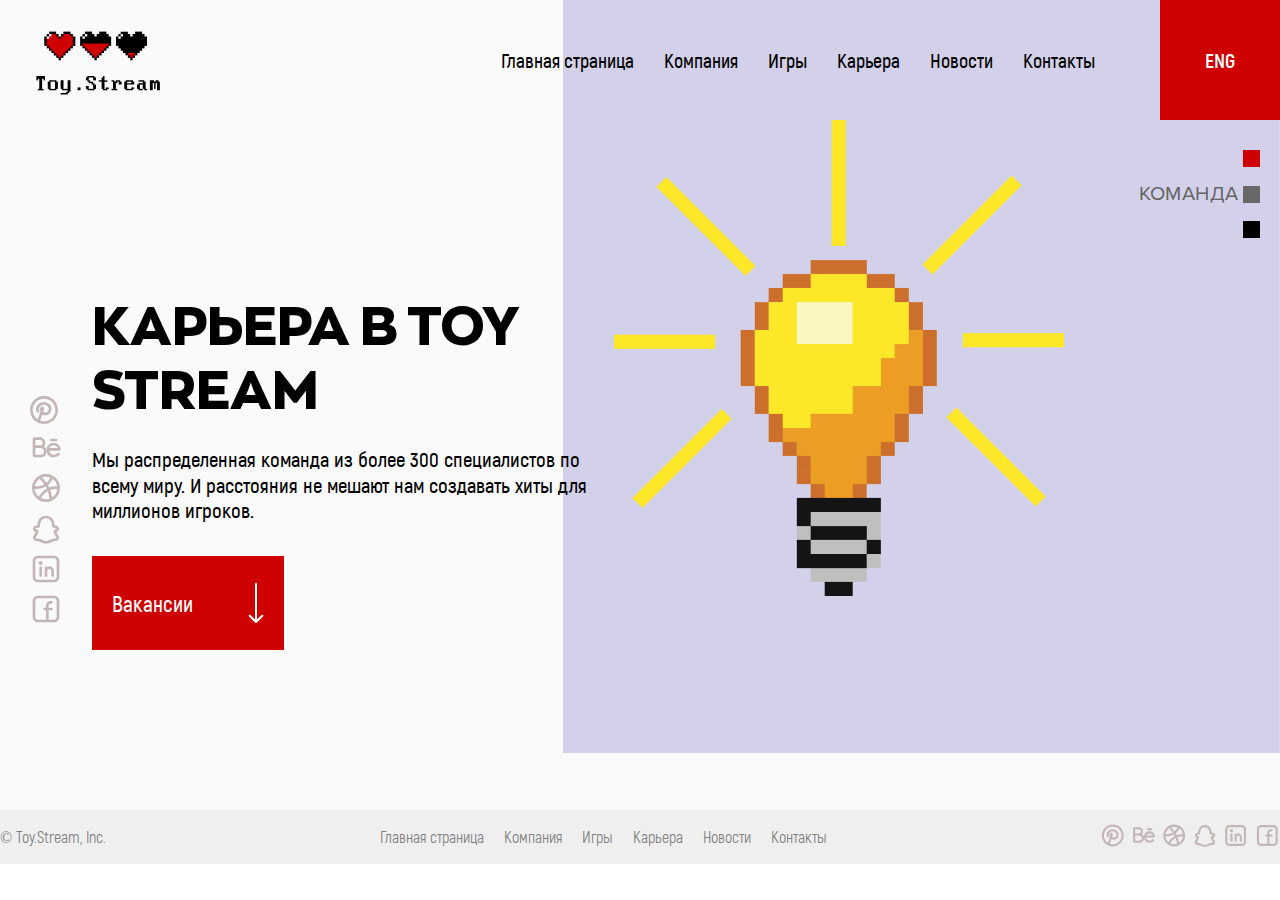
<file: career.html>
<!DOCTYPE html>
<html lang="ru">
<head>
	<meta charset="UTF-8">
	<meta name="viewport" content="width=device-width, initial-scale=1.0">
	<title>Карьера</title>
	<link rel="stylesheet" href="style.css">
</head>
<body>
	
	<header class="header">
		<div class="header__container-career container">
			<div class="header__top">
			<div class="header__logo">
                 <img src="images/logo.png" alt="лого" class="header__logo-img">
			</div>
			<nav class="header__menu">
			<ul class="header__list">
				<li class="header__item">
				    <a href="index.html" class="header__link">Главная страница</a>
				</li>
				<li class="header__item">
				    <a href="team.html" class="header__link">Компания</a>
				</li>
				<li class="header__item">
				    <a href="games.html" class="header__link">Игры</a>
				</li>
				<li class="header__item">
				    <a href="career.html" class="header__link">Карьера</a>
				</li>
				<li class="header__item">
				    <a href="news.html" class="header__link">Новости</a>
				</li>
				<li class="header__item">
				    <a href="contacts.html" class="header__link">Контакты</a>
				</li>
				<li class="header__item btn">
					<button class="header__button">Eng</button>
				</li>
			</ul>
		</nav>
		<div class="header__burger">
			<span></span>
		</div>
	</div>


	<div class="header__career career basic">
				<ul class="career__icons icons">
					<li class="career__icon icon">
						<a href="#" class="career__icon-link icon-link">
						
							<svg xmlns="http://www.w3.org/2000/svg" width="28" height="28" viewBox="0 0 28 28" fill="none">
<path fill-rule="evenodd" clip-rule="evenodd" d="M2.66667 14C2.66748 11.5887 3.43734 9.2405 4.86435 7.29678C6.29135 5.35305 8.3011 3.91513 10.6014 3.19205C12.9018 2.46896 15.3728 2.49841 17.6552 3.2761C19.9377 4.05379 21.9126 5.5392 23.2929 7.51637C24.6732 9.49355 25.3869 11.8594 25.3302 14.2701C25.2736 16.6807 24.4495 19.0104 22.9779 20.9206C21.5063 22.8308 19.4637 24.2218 17.1473 24.8914C14.8308 25.561 12.3612 25.4743 10.0973 24.644C10.8666 22.5821 11.6128 20.5118 12.336 18.4333C13.1013 18.98 14.0893 19.3333 15.3333 19.3333C17.9133 19.3333 20.6333 17.6333 21.3067 14.2613C22.156 10.028 18.7653 6 14 6C11.996 6 10.0253 6.80533 8.55067 8.08267C7.07333 9.364 6 11.2093 6 13.3333C6 14.3667 6.312 15.5173 7.05467 16.2747C7.30634 16.5224 7.64525 16.6613 7.99839 16.6616C8.35153 16.6618 8.69064 16.5234 8.94267 16.276C9.18775 16.0311 9.32787 15.7004 9.33334 15.3539C9.33882 15.0075 9.20922 14.6725 8.972 14.42C7.924 13.1133 9.30533 10.9587 10.2973 10.0987C11.328 9.20533 12.6893 8.66667 14 8.66667C17.236 8.66667 19.1787 11.3053 18.6933 13.7387C18.288 15.7573 16.752 16.6667 15.3333 16.6667C14.2427 16.6667 13.656 16.2067 13.28 15.6107C13.4853 14.9653 13.66 14.3787 13.7853 13.9013C14.0413 12.9187 14.196 11.7333 13.312 10.996C12.6547 10.4493 11.8787 10.5693 11.404 10.808C10.52 11.248 10 12.28 10 13.3333C10 13.9213 10.092 14.8333 10.4227 15.776C9.56227 18.3421 8.65634 20.8927 7.70533 23.4267C6.15419 22.3918 4.88264 20.9898 4.00363 19.3453C3.12463 17.7008 2.66537 15.8647 2.66667 14ZM14 0C6.268 0 0 6.268 0 14C0 21.732 6.268 28 14 28C21.732 28 28 21.732 28 14C28 6.268 21.732 0 14 0Z"/>
</svg>
						</a>
						</li>
					<li class="career__icon icon">	
					<a href="#" class="career__icon-link icon-link">
						<svg xmlns="http://www.w3.org/2000/svg" width="32" height="32" viewBox="0 0 32 32" fill="none">
  <path fill-rule="evenodd" clip-rule="evenodd" d="M15.3332 11.3333C15.3332 12.528 14.8838 13.6186 14.1452 14.444C15.182 15.1814 15.9575 16.2294 16.3597 17.4364C16.762 18.6435 16.7701 19.9472 16.3829 21.1591C15.9957 22.3711 15.2333 23.4286 14.2058 24.179C13.1783 24.9293 11.9388 25.3335 10.6665 25.3333H4.6665C4.13607 25.3333 3.62736 25.1226 3.25229 24.7475C2.87722 24.3725 2.6665 23.8637 2.6665 23.3333V7.33331C2.6665 6.80288 2.87722 6.29417 3.25229 5.9191C3.62736 5.54403 4.13607 5.33331 4.6665 5.33331H9.99984C11.4143 5.33331 12.7709 5.89522 13.7711 6.89541C14.7713 7.8956 15.3332 9.25216 15.3332 10.6666V11.3333ZM5.33317 13.3333V7.99998H9.99984C10.7071 7.99998 11.3854 8.28093 11.8855 8.78103C12.3856 9.28113 12.6665 9.9594 12.6665 10.6666V11.3333C12.6665 11.8637 12.4558 12.3725 12.0807 12.7475C11.7056 13.1226 11.1969 13.3333 10.6665 13.3333H5.33317ZM5.33317 16H10.6665C11.5506 16 12.3984 16.3512 13.0235 16.9763C13.6486 17.6014 13.9998 18.4493 13.9998 19.3333C13.9998 20.2174 13.6486 21.0652 13.0235 21.6903C12.3984 22.3155 11.5506 22.6666 10.6665 22.6666H5.33317V16Z"/>
  <path d="M20 8.00002C20 7.6464 20.1405 7.30726 20.3905 7.05721C20.6406 6.80716 20.9797 6.66669 21.3333 6.66669H26C26.3536 6.66669 26.6928 6.80716 26.9428 7.05721C27.1929 7.30726 27.3333 7.6464 27.3333 8.00002C27.3333 8.35364 27.1929 8.69278 26.9428 8.94283C26.6928 9.19288 26.3536 9.33335 26 9.33335H21.3333C20.9797 9.33335 20.6406 9.19288 20.3905 8.94283C20.1405 8.69278 20 8.35364 20 8.00002Z"/>
  <path fill-rule="evenodd" clip-rule="evenodd" d="M23.6665 10.6666C19.8785 10.6666 16.6665 13.576 16.6665 17.3333V18.6666C16.6665 22.424 19.8785 25.3333 23.6665 25.3333C25.6865 25.3333 27.1492 24.752 28.1292 24.12C28.7185 23.7413 29.1812 23.28 29.6265 22.7493C29.8203 22.4583 29.892 22.1028 29.8262 21.7594C29.7604 21.4161 29.5624 21.1123 29.2748 20.9135C28.9872 20.7147 28.633 20.6368 28.2886 20.6967C27.9441 20.7565 27.6369 20.9492 27.4332 21.2333C27.2216 21.4881 26.9693 21.7062 26.6865 21.8786C26.1118 22.248 25.1452 22.6666 23.6665 22.6666C21.1958 22.6666 19.3332 20.8 19.3332 18.6666H29.3332C29.6868 18.6666 30.0259 18.5261 30.276 18.2761C30.526 18.0261 30.6665 17.6869 30.6665 17.3333C30.6665 13.576 27.4545 10.6666 23.6665 10.6666ZM27.7505 16C27.1638 14.4786 25.6012 13.3333 23.6665 13.3333C21.7318 13.3333 20.1692 14.4786 19.5825 16H27.7505Z"/>
</svg>
					</a>
					</li>
					<li class="career__icon icon">
					<a href="#" class="career__icon-link icon-link">
						<svg xmlns="http://www.w3.org/2000/svg" width="32" height="32" viewBox="0 0 32 32" fill="none">
  <path fill-rule="evenodd" clip-rule="evenodd" d="M4.79467 14.2906C8.25067 14.5773 11.56 13.884 14.3 12.3173C12.9215 10.2697 11.3064 8.39186 9.488 6.72262C8.23517 7.60177 7.17341 8.72558 6.36678 10.0263C5.56015 11.327 5.02535 12.7776 4.79467 14.2906ZM8.92533 3.91729C6.81662 5.15139 5.06778 6.91612 3.8528 9.03591C2.63781 11.1557 1.99903 13.5567 2 16C2 23.732 8.268 30 16 30C23.732 30 30 23.732 30 16C30 8.26796 23.732 1.99996 16 1.99996C13.5131 1.99593 11.0704 2.65748 8.92533 3.91596V3.91729ZM11.9733 5.40129C13.6545 7.03458 15.1638 8.836 16.4773 10.7773C18.1401 9.34269 19.4303 7.52637 20.2373 5.48396C18.8905 4.94187 17.4518 4.66436 16 4.66662C14.6246 4.66509 13.2605 4.91451 11.9747 5.40262L11.9733 5.40129ZM22.588 6.77729C21.5677 9.22706 19.9588 11.3873 17.904 13.0666C18.368 13.8786 18.7987 14.7093 19.1947 15.556C21.7053 14.5786 24.4213 14.128 27.2147 14.3586C26.9939 12.8488 26.4704 11.3991 25.6756 10.0966C24.8808 8.79405 23.831 7.66549 22.5893 6.77862L22.588 6.77729ZM27.2853 17.0413C24.856 16.7933 22.4587 17.1613 20.2293 18.016C21.1509 20.4526 21.7615 22.9958 22.0467 25.5853C23.5164 24.6581 24.7531 23.4053 25.6613 21.9238C26.5694 20.4423 27.1246 18.7717 27.284 17.0413H27.2853ZM19.4773 26.788C19.2811 24.1826 18.7206 21.6176 17.812 19.168C14.988 20.7906 12.564 23.216 10.88 26.1133C12.4667 26.9178 14.221 27.3359 16 27.3333C17.2133 27.3333 18.3827 27.1426 19.4787 26.7893L19.4773 26.788ZM8.65733 24.6333C10.6093 21.3346 13.444 18.5373 16.78 16.688C16.446 15.974 16.0858 15.2726 15.7 14.5853C12.4813 16.4413 8.63333 17.2573 4.70533 16.9573C4.9559 19.9379 6.37687 22.6978 8.65733 24.6333Z"/>
</svg>
						
					</a>
					</li>
					<li class="career__icon icon">
					<a href="#" class="career__icon-link icon-link">
						<svg xmlns="http://www.w3.org/2000/svg" width="32" height="32" viewBox="0 0 32 32" fill="none">
  <path fill-rule="evenodd" clip-rule="evenodd" d="M9.66449 5.42669C11.2405 3.55469 13.4725 2.66669 16.0005 2.66669C18.5872 2.66669 20.8058 3.71202 22.3525 5.61735C23.7258 7.31069 24.5032 9.59602 24.6445 12.2534L24.7672 12.272L24.7938 12.276C25.0205 12.308 25.2912 12.348 25.5725 12.4027C26.6138 12.604 28.3912 13.1134 29.0032 15.0214C29.3098 15.98 29.1565 16.868 28.6192 17.572C28.1565 18.1787 27.4952 18.5294 27.0218 18.7414C26.7872 18.848 26.5525 18.9387 26.3552 19.0147C26.8165 20.2627 27.6192 21.5467 28.5072 22.7094C29.3432 23.8054 29.1218 25.1934 28.6898 26.0987C28.2565 27.0054 27.3205 28.0414 25.9578 28.1C25.1872 28.1334 24.3778 28.2134 23.5725 28.36C23.2085 28.4267 22.7792 28.572 22.2458 28.792C21.9272 28.9227 21.6352 29.0534 21.3205 29.1934C21.0698 29.3054 20.8058 29.4227 20.5005 29.5534C19.2472 30.092 17.7072 30.6667 16.0005 30.6667C14.2938 30.6667 12.7538 30.092 11.5005 29.5534C11.1952 29.4227 10.9298 29.3054 10.6805 29.1934C10.3739 29.0553 10.0655 28.9215 9.75515 28.792C9.22182 28.572 8.79249 28.4254 8.42849 28.3587C7.62315 28.212 6.81382 28.1334 6.04182 28.1C4.68049 28.0414 3.74315 27.0054 3.31115 26.0987C2.87915 25.1934 2.65782 23.8054 3.49382 22.7094C4.38715 21.5387 5.19382 20.2454 5.65382 18.9894C5.45197 18.91 5.25234 18.825 5.05515 18.7347C4.59382 18.5187 3.96715 18.1734 3.50449 17.5947C2.98849 16.9467 2.76049 16.1107 2.96315 15.1534C3.39515 13.104 5.32315 12.5934 6.34182 12.4014C6.63115 12.348 6.91249 12.308 7.14849 12.2747L7.19515 12.268L7.35515 12.2454C7.48715 9.41202 8.25915 7.09469 9.66449 5.42669ZM11.7045 7.14402C10.6872 8.35069 10.0005 10.2907 10.0005 13.144V13.2827L9.97115 13.42C9.82315 14.1187 9.28582 14.4454 9.01915 14.5707C8.73915 14.7027 8.43649 14.768 8.22315 14.808C8.01515 14.8467 7.78315 14.8787 7.57649 14.9067L7.51515 14.916C7.28723 14.9462 7.06006 14.9817 6.83382 15.0227C5.81382 15.2134 5.62049 15.4667 5.57115 15.7027C5.53649 15.872 5.56715 15.9067 5.58449 15.9254L5.58982 15.9307C5.66049 16.02 5.83115 16.1534 6.18582 16.3187C6.35115 16.396 6.52582 16.4667 6.71915 16.5454L6.76715 16.564C6.93649 16.6307 7.13782 16.712 7.31515 16.796C7.48982 16.876 7.78182 17.0227 8.02982 17.26C8.31782 17.536 8.66582 18.0747 8.49649 18.7854C8.01115 20.8267 6.78582 22.792 5.61515 24.3254C5.59734 24.3702 5.59004 24.4186 5.59382 24.4667C5.59382 24.5934 5.62982 24.7667 5.71649 24.9494C5.80449 25.132 5.91649 25.272 6.02049 25.356C6.10582 25.4254 6.15382 25.436 6.15915 25.436C7.02715 25.4734 7.95915 25.564 8.90582 25.736C9.54982 25.8534 10.1858 26.0854 10.7725 26.328C11.0965 26.4614 11.4685 26.6267 11.8298 26.7867C12.0818 26.8987 12.3285 27.008 12.5498 27.1027C13.7485 27.616 14.8672 28 16.0005 28C17.1338 28 18.2538 27.616 19.4512 27.1027C19.6725 27.008 19.9192 26.8974 20.1712 26.7867C20.5312 26.6267 20.9045 26.4614 21.2272 26.328C21.8138 26.0854 22.4498 25.8534 23.0938 25.736C24.0405 25.5627 24.9738 25.4734 25.8405 25.436C25.8485 25.436 25.8952 25.4254 25.9805 25.356C26.1094 25.2435 26.213 25.1049 26.2845 24.9494C26.3593 24.799 26.4011 24.6345 26.4072 24.4667C26.4072 24.3427 26.3765 24.3134 26.3872 24.328C25.2165 22.7947 23.9898 20.828 23.5032 18.7854C23.3232 18.0254 23.7352 17.4787 24.0192 17.2254C24.2725 17.0014 24.5685 16.8614 24.7485 16.7827C24.9285 16.7027 25.1312 16.6267 25.3045 16.5614L25.3685 16.536C25.5725 16.46 25.7552 16.3894 25.9272 16.3107C26.2872 16.1494 26.4405 16.0254 26.4925 15.9627C26.4878 15.9196 26.4784 15.8771 26.4645 15.836C26.3432 15.4574 26.0005 15.2014 25.0645 15.02C24.8525 14.98 24.6378 14.948 24.4112 14.9134L24.3605 14.9067C24.1495 14.878 23.9392 14.8442 23.7298 14.8054C23.4582 14.7578 23.1942 14.6744 22.9445 14.5574C22.6645 14.4187 22.1712 14.0867 22.0298 13.42L22.0005 13.2827V13.1427C22.0005 10.5427 21.3245 8.58269 20.2818 7.29869C19.2618 6.04002 17.8152 5.33335 16.0005 5.33335C14.1272 5.33335 12.6938 5.96802 11.7032 7.14402H11.7045Z"/>
</svg>
					</a>
					</li>
					<li class="career__icon icon">
					<a href="#" class="career__icon-link icon-link">
						<svg xmlns="http://www.w3.org/2000/svg" width="32" height="32" viewBox="0 0 32 32" fill="none">
  <path fill-rule="evenodd" clip-rule="evenodd" d="M8.00033 2.66669C6.58584 2.66669 5.22928 3.22859 4.22909 4.22878C3.2289 5.22898 2.66699 6.58553 2.66699 8.00002V24C2.66699 25.4145 3.2289 26.7711 4.22909 27.7713C5.22928 28.7715 6.58584 29.3334 8.00033 29.3334H24.0003C25.4148 29.3334 26.7714 28.7715 27.7716 27.7713C28.7718 26.7711 29.3337 25.4145 29.3337 24V8.00002C29.3337 6.58553 28.7718 5.22898 27.7716 4.22878C26.7714 3.22859 25.4148 2.66669 24.0003 2.66669H8.00033ZM5.33366 8.00002C5.33366 7.29278 5.61461 6.6145 6.11471 6.1144C6.6148 5.61431 7.29308 5.33335 8.00033 5.33335H24.0003C24.7076 5.33335 25.3858 5.61431 25.8859 6.1144C26.386 6.6145 26.667 7.29278 26.667 8.00002V24C26.667 24.7073 26.386 25.3855 25.8859 25.8856C25.3858 26.3857 24.7076 26.6667 24.0003 26.6667H8.00033C7.29308 26.6667 6.6148 26.3857 6.11471 25.8856C5.61461 25.3855 5.33366 24.7073 5.33366 24V8.00002ZM12.0003 14.6667C12.0003 14.3131 11.8598 13.9739 11.6098 13.7239C11.3598 13.4738 11.0206 13.3334 10.667 13.3334C10.3134 13.3334 9.97423 13.4738 9.72418 13.7239C9.47413 13.9739 9.33366 14.3131 9.33366 14.6667V22.6667C9.33366 23.0203 9.47413 23.3594 9.72418 23.6095C9.97423 23.8595 10.3134 24 10.667 24C11.0206 24 11.3598 23.8595 11.6098 23.6095C11.8598 23.3594 12.0003 23.0203 12.0003 22.6667V14.6667ZM12.667 10C12.667 10.5305 12.4563 11.0392 12.0812 11.4142C11.7061 11.7893 11.1974 12 10.667 12C10.1366 12 9.62785 11.7893 9.25278 11.4142C8.87771 11.0392 8.66699 10.5305 8.66699 10C8.66699 9.46959 8.87771 8.96088 9.25278 8.58581C9.62785 8.21073 10.1366 8.00002 10.667 8.00002C11.1974 8.00002 11.7061 8.21073 12.0812 8.58581C12.4563 8.96088 12.667 9.46959 12.667 10ZM16.0003 13.3334C16.4537 13.3334 16.8537 13.56 17.0937 13.904C17.7809 13.5295 18.551 13.3333 19.3337 13.3334C22.2137 13.3334 24.0003 15.9014 24.0003 18.0947V22.6667C24.0003 23.0203 23.8598 23.3594 23.6098 23.6095C23.3598 23.8595 23.0206 24 22.667 24C22.3134 24 21.9742 23.8595 21.7242 23.6095C21.4741 23.3594 21.3337 23.0203 21.3337 22.6667V18.0934C21.3337 17.0694 20.4537 15.9987 19.3337 15.9987C18.635 15.9987 17.863 16.3787 17.3337 17.2827V22.6667C17.3337 23.0203 17.1932 23.3594 16.9431 23.6095C16.6931 23.8595 16.3539 24 16.0003 24C15.6467 24 15.3076 23.8595 15.0575 23.6095C14.8075 23.3594 14.667 23.0203 14.667 22.6667V14.6667C14.667 14.3131 14.8075 13.9739 15.0575 13.7239C15.3076 13.4738 15.6467 13.3334 16.0003 13.3334Z"/>
</svg>
					</a>
					</li>
					<li class="career__icon icon">
					<a href="#" class="career__icon-link icon-link">
						<svg xmlns="http://www.w3.org/2000/svg" width="32" height="32" viewBox="0 0 32 32" fill="none">
  <path fill-rule="evenodd" clip-rule="evenodd" d="M2.66699 8.00002C2.66699 6.58553 3.2289 5.22898 4.22909 4.22878C5.22928 3.22859 6.58584 2.66669 8.00033 2.66669H24.0003C25.4148 2.66669 26.7714 3.22859 27.7716 4.22878C28.7718 5.22898 29.3337 6.58553 29.3337 8.00002V24C29.3337 25.4145 28.7718 26.7711 27.7716 27.7713C26.7714 28.7715 25.4148 29.3334 24.0003 29.3334H8.00033C6.58584 29.3334 5.22928 28.7715 4.22909 27.7713C3.2289 26.7711 2.66699 25.4145 2.66699 24V8.00002ZM8.00033 5.33335C7.29308 5.33335 6.6148 5.61431 6.11471 6.1144C5.61461 6.6145 5.33366 7.29278 5.33366 8.00002V24C5.33366 24.7073 5.61461 25.3855 6.11471 25.8856C6.6148 26.3857 7.29308 26.6667 8.00033 26.6667H16.0003V17.3334H14.667C14.3134 17.3334 13.9742 17.1929 13.7242 16.9428C13.4741 16.6928 13.3337 16.3536 13.3337 16C13.3337 15.6464 13.4741 15.3073 13.7242 15.0572C13.9742 14.8072 14.3134 14.6667 14.667 14.6667H16.0003V12.6667C16.0003 11.429 16.492 10.242 17.3672 9.36686C18.2423 8.49169 19.4293 8.00002 20.667 8.00002H21.467C21.8206 8.00002 22.1597 8.1405 22.4098 8.39054C22.6598 8.64059 22.8003 8.97973 22.8003 9.33335C22.8003 9.68698 22.6598 10.0261 22.4098 10.2762C22.1597 10.5262 21.8206 10.6667 21.467 10.6667H20.667C20.4043 10.6667 20.1443 10.7184 19.9016 10.8189C19.659 10.9194 19.4385 11.0668 19.2528 11.2525C19.0671 11.4382 18.9197 11.6587 18.8192 11.9013C18.7187 12.144 18.667 12.404 18.667 12.6667V14.6667H21.467C21.8206 14.6667 22.1597 14.8072 22.4098 15.0572C22.6598 15.3073 22.8003 15.6464 22.8003 16C22.8003 16.3536 22.6598 16.6928 22.4098 16.9428C22.1597 17.1929 21.8206 17.3334 21.467 17.3334H18.667V26.6667H24.0003C24.7076 26.6667 25.3858 26.3857 25.8859 25.8856C26.386 25.3855 26.667 24.7073 26.667 24V8.00002C26.667 7.29278 26.386 6.6145 25.8859 6.1144C25.3858 5.61431 24.7076 5.33335 24.0003 5.33335H8.00033Z"/>
</svg>
					</a>
				</li>
			</ul>

		<div class="career__info">
			<h1 class="career__title title">Карьера в Toy Stream</h1>
			<div class="career__text text">
				<p>Мы распределенная команда из более 300 специалистов по всему миру. И расстояния не мешают нам создавать хиты для миллионов игроков.</p>
			</div>
			<a href="vacancy.html" class="career__info-link">
				<p>Вакансии</p>
				<img src="images/arrow1.png" alt="Стрелка">
			</a>
		</div>
		<div class="career__img">
			
		</div>
		<div class="career__links links">
			<div class="career__link-item1 link-item"></div>
			<a href="team.html" class="career__link-item2 link ">Команда<span class="link-item"></span></a>
			<div class="career__link-item3 link-item"></div>
		</div>
	</div>
</div>
</header>
<footer class="footer">
				<div class="footer__container container">
				<p class="footer__text">© Toy.Stream, Inc.</p>
		<ul class="footer__list">
				<li class="footer__item">
				    <a href="index.html" class="footer__link">Главная страница</a>
				</li>
				<li class="footer__item">
				    <a href="team.html" class="footer__link">Компания</a>
				</li>
				<li class="footer__item">
				    <a href="games.html" class="footer__link">Игры</a>
				</li>
				<li class="footer__item">
				    <a href="career.html" class="footer__link">Карьера</a>
				</li>
				<li class="footer__item">
				    <a href="news.html" class="footer__link">Новости</a>
				</li>
				<li class="footer__item">
				    <a href="contacts.html" class="footer__link">Контакты</a>
				</li>
			</ul>
					<ul class="footer__icons">
					<li class="footer__icon">
						<a href="#" class="footer__icon-link">
							<svg xmlns="http://www.w3.org/2000/svg" width="26" height="25" viewBox="0 0 26 25" fill="none">
  <path fill-rule="evenodd" clip-rule="evenodd" d="M3.93572 12.4961C3.93635 10.6129 4.53762 8.77892 5.65212 7.26085C6.76662 5.74279 8.33626 4.61976 10.1328 4.05503C11.9294 3.49029 13.8593 3.51329 15.6419 4.12067C17.4245 4.72806 18.9669 5.88817 20.045 7.43236C21.123 8.97655 21.6804 10.8243 21.6361 12.707C21.5919 14.5898 20.9483 16.4093 19.7989 17.9012C18.6496 19.393 17.0544 20.4794 15.2452 21.0024C13.436 21.5254 11.5072 21.4577 9.73913 20.8092C10.3399 19.1988 10.9227 17.5819 11.4875 15.9586C12.0853 16.3855 12.8569 16.6615 13.8285 16.6615C15.8435 16.6615 17.9678 15.3338 18.4937 12.7002C19.157 9.39396 16.5089 6.24806 12.7871 6.24806C11.222 6.24806 9.6829 6.87703 8.53117 7.87464C7.37736 8.87537 6.53908 10.3166 6.53908 11.9755C6.53908 12.7825 6.78275 13.6812 7.36278 14.2727C7.55934 14.4661 7.82403 14.5747 8.09984 14.5749C8.37564 14.5751 8.64049 14.4669 8.83732 14.2737C9.02873 14.0824 9.13817 13.8241 9.14245 13.5536C9.14672 13.283 9.0455 13.0214 8.86023 12.8242C8.04174 11.8036 9.12057 10.1208 9.89533 9.44915C10.7003 8.75145 11.7635 8.33075 12.7871 8.33075C15.3145 8.33075 16.8317 10.3916 16.4527 12.292C16.1361 13.8686 14.9365 14.5788 13.8285 14.5788C12.9767 14.5788 12.5185 14.2196 12.2248 13.7541C12.3852 13.2501 12.5216 12.7919 12.6195 12.4191C12.8194 11.6516 12.9402 10.7258 12.2498 10.15C11.7364 9.72303 11.1304 9.81675 10.7596 10.0031C10.0692 10.3468 9.66311 11.1528 9.66311 11.9755C9.66311 12.4347 9.73496 13.147 9.99322 13.8832C9.32124 15.8874 8.6137 17.8794 7.87096 19.8584C6.6595 19.0502 5.66641 17.9552 4.9799 16.6709C4.29339 15.3865 3.93471 13.9525 3.93572 12.4961ZM12.7871 1.56201C6.74839 1.56201 1.85303 6.45737 1.85303 12.4961C1.85303 18.5349 6.74839 23.4302 12.7871 23.4302C18.8259 23.4302 23.7213 18.5349 23.7213 12.4961C23.7213 6.45737 18.8259 1.56201 12.7871 1.56201Z"/>
</svg>
						</a>
						</li>
					<li class="footer__icon">	
					<a href="#" class="footer__icon-link">
						<svg xmlns="http://www.w3.org/2000/svg" width="25" height="25" viewBox="0 0 25 25" fill="none">
  <path fill-rule="evenodd" clip-rule="evenodd" d="M11.9777 8.85145C11.9777 9.7845 11.6268 10.6363 11.0499 11.2809C11.8596 11.8569 12.4653 12.6753 12.7795 13.618C13.0936 14.5608 13.1 15.579 12.7976 16.5255C12.4952 17.4721 11.8997 18.298 11.0972 18.884C10.2947 19.47 9.32672 19.7857 8.33303 19.7856H3.64698C3.2327 19.7856 2.8354 19.621 2.54247 19.3281C2.24953 19.0351 2.08496 18.6378 2.08496 18.2236V5.72742C2.08496 5.31315 2.24953 4.91584 2.54247 4.62291C2.8354 4.32997 3.2327 4.16541 3.64698 4.16541H7.81236C8.91708 4.16541 9.97656 4.60426 10.7577 5.38542C11.5389 6.16658 11.9777 7.22606 11.9777 8.33078V8.85145ZM4.16765 10.4135V6.24809H7.81236C8.36472 6.24809 8.89446 6.46752 9.28504 6.8581C9.67562 7.24868 9.89504 7.77842 9.89504 8.33078V8.85145C9.89504 9.26573 9.73047 9.66303 9.43754 9.95597C9.14461 10.2489 8.7473 10.4135 8.33303 10.4135H4.16765ZM4.16765 12.4962H8.33303C9.02348 12.4962 9.68566 12.7704 10.1739 13.2587C10.6621 13.7469 10.9364 14.4091 10.9364 15.0995C10.9364 15.79 10.6621 16.4521 10.1739 16.9404C9.68566 17.4286 9.02348 17.7029 8.33303 17.7029H4.16765V12.4962Z" fill="#C4B6B6"/>
  <path d="M15.6226 6.24801C15.6226 5.97183 15.7323 5.70696 15.9276 5.51167C16.1229 5.31638 16.3877 5.20667 16.6639 5.20667H20.3086C20.5848 5.20667 20.8497 5.31638 21.0449 5.51167C21.2402 5.70696 21.35 5.97183 21.35 6.24801C21.35 6.52419 21.2402 6.78906 21.0449 6.98435C20.8497 7.17964 20.5848 7.28935 20.3086 7.28935H16.6639C16.3877 7.28935 16.1229 7.17964 15.9276 6.98435C15.7323 6.78906 15.6226 6.52419 15.6226 6.24801Z" fill="#C4B6B6"/>
  <path fill-rule="evenodd" clip-rule="evenodd" d="M18.4861 8.33081C15.5276 8.33081 13.019 10.603 13.019 13.5375V14.5789C13.019 17.5134 15.5276 19.7856 18.4861 19.7856C20.0637 19.7856 21.2061 19.3316 21.9715 18.838C22.4318 18.5422 22.7931 18.1819 23.1409 17.7675C23.2922 17.5402 23.3482 17.2626 23.2969 16.9944C23.2455 16.7262 23.0908 16.489 22.8662 16.3337C22.6416 16.1785 22.365 16.1176 22.096 16.1644C21.8269 16.2111 21.587 16.3616 21.4279 16.5835C21.2626 16.7825 21.0656 16.9528 20.8447 17.0875C20.3959 17.3759 19.641 17.7029 18.4861 17.7029C16.5565 17.7029 15.1017 16.245 15.1017 14.5789H22.9118C23.188 14.5789 23.4529 14.4692 23.6482 14.2739C23.8434 14.0786 23.9532 13.8137 23.9532 13.5375C23.9532 10.603 21.4446 8.33081 18.4861 8.33081ZM21.6757 12.4962C21.2175 11.308 19.9971 10.4135 18.4861 10.4135C16.9751 10.4135 15.7547 11.308 15.2965 12.4962H21.6757Z"/>
</svg>
					</a>
					</li>
					<li class="footer__icon">
					<a href="#" class="footer__icon-link">
						<svg xmlns="http://www.w3.org/2000/svg" width="26" height="25" viewBox="0 0 26 25" fill="none">
  <path fill-rule="evenodd" clip-rule="evenodd" d="M4.45903 11.1611C7.15819 11.385 9.74281 10.8435 11.8828 9.61995C10.8062 8.02078 9.54471 6.55415 8.12456 5.25047C7.14609 5.93708 6.31685 6.81479 5.68686 7.83065C5.05687 8.8465 4.63919 9.97945 4.45903 11.1611ZM7.68511 3.05948C6.03819 4.02332 4.67233 5.40159 3.72342 7.05716C2.7745 8.71273 2.27561 10.5879 2.27637 12.4961C2.27637 18.5349 7.17173 23.4303 13.2105 23.4303C19.2492 23.4303 24.1446 18.5349 24.1446 12.4961C24.1446 6.45738 19.2492 1.56203 13.2105 1.56203C11.2682 1.55888 9.36039 2.07556 7.68511 3.05844V3.05948ZM10.0656 4.21849C11.3787 5.4941 12.5574 6.90103 13.5833 8.41719C14.8819 7.29676 15.8895 5.8782 16.5199 4.28306C15.468 3.85968 14.3444 3.64295 13.2105 3.64471C12.1363 3.64352 11.0709 3.83831 10.0667 4.21954L10.0656 4.21849ZM18.3558 5.29316C17.5589 7.20645 16.3024 8.89363 14.6975 10.2052C15.0599 10.8394 15.3963 11.4881 15.7055 12.1494C17.6664 11.3861 19.7876 11.0341 21.9692 11.2142C21.7968 10.0351 21.3879 8.90285 20.7672 7.88556C20.1464 6.86827 19.3266 5.98685 18.3568 5.2942L18.3558 5.29316ZM22.0244 13.3094C20.1271 13.1157 18.2548 13.4032 16.5136 14.0707C17.2334 15.9737 17.7102 17.96 17.933 19.9824C19.0808 19.2582 20.0467 18.2798 20.756 17.1227C21.4653 15.9656 21.8989 14.6609 22.0234 13.3094H22.0244ZM15.9263 20.9217C15.7731 18.8869 15.3353 16.8836 14.6257 14.9704C12.4201 16.2377 10.5269 18.1319 9.21172 20.3947C10.4509 21.0231 11.8211 21.3496 13.2105 21.3476C14.1581 21.3476 15.0714 21.1987 15.9274 20.9227L15.9263 20.9217ZM7.4758 19.2388C9.00033 16.6626 11.2142 14.4778 13.8197 13.0335C13.5588 12.4759 13.2775 11.9281 12.9762 11.3913C10.4624 12.8408 7.45706 13.4781 4.38926 13.2438C4.58495 15.5717 5.69474 17.7272 7.4758 19.2388Z"/>
</svg>
						
					</a>
					</li>
					<li class="footer__icon">
					<a href="#" class="footer__icon-link">
						<svg xmlns="http://www.w3.org/2000/svg" width="26" height="25" viewBox="0 0 26 25" fill="none">
  <path fill-rule="evenodd" clip-rule="evenodd" d="M7.97333 4.23822C9.2042 2.77618 10.9474 2.08264 12.9218 2.08264C14.942 2.08264 16.6748 2.89906 17.8828 4.38714C18.9553 5.70964 19.5625 7.49451 19.6728 9.56991L19.7686 9.58449L19.7895 9.58761C19.9665 9.6126 20.1779 9.64384 20.3976 9.68654C21.2109 9.84378 22.599 10.2416 23.077 11.7317C23.3165 12.4805 23.1967 13.174 22.7771 13.7238C22.4157 14.1976 21.8992 14.4715 21.5296 14.6371C21.3463 14.7204 21.163 14.7912 21.0089 14.8506C21.3692 15.8253 21.9961 16.8281 22.6896 17.7361C23.3425 18.5921 23.1697 19.6762 22.8323 20.3832C22.4938 21.0913 21.7628 21.9005 20.6986 21.9463C20.0967 21.9723 19.4646 22.0348 18.8356 22.1493C18.5513 22.2014 18.216 22.3149 17.7995 22.4867C17.5506 22.5888 17.3225 22.6908 17.0768 22.8002C16.881 22.8877 16.6748 22.9793 16.4363 23.0814C15.4575 23.5021 14.2547 23.9509 12.9218 23.9509C11.5889 23.9509 10.3861 23.5021 9.40726 23.0814C9.1688 22.9793 8.96157 22.8877 8.76684 22.8002C8.52742 22.6923 8.2865 22.5878 8.04414 22.4867C7.62761 22.3149 7.29229 22.2004 7.00801 22.1483C6.37904 22.0338 5.74694 21.9723 5.144 21.9463C4.08079 21.9005 3.34872 21.0913 3.01133 20.3832C2.67393 19.6762 2.50107 18.5921 3.15399 17.7361C3.85169 16.8218 4.48171 15.8117 4.84097 14.8308C4.68333 14.7688 4.52741 14.7024 4.37341 14.6319C4.0131 14.4632 3.52367 14.1935 3.16232 13.7415C2.75932 13.2354 2.58125 12.5825 2.73954 11.8348C3.07693 10.2343 4.58272 9.83545 5.3783 9.6855C5.60428 9.64384 5.824 9.6126 6.00832 9.58657L6.04476 9.58136L6.16972 9.56366C6.27282 7.3508 6.87576 5.54095 7.97333 4.23822ZM9.56659 5.57948C8.77204 6.52189 8.23575 8.03705 8.23575 10.2655V10.3738L8.21284 10.4811C8.09725 11.0267 7.67759 11.2819 7.46932 11.3798C7.25064 11.4829 7.01426 11.5339 6.84764 11.5651C6.68519 11.5953 6.504 11.6203 6.34259 11.6422L6.29469 11.6495C6.11668 11.673 5.93925 11.7008 5.76256 11.7328C4.96593 11.8817 4.81494 12.0795 4.77641 12.2639C4.74933 12.3961 4.77328 12.4232 4.78682 12.4378L4.79099 12.4419C4.84618 12.5117 4.97947 12.6158 5.25647 12.745C5.38559 12.8054 5.52201 12.8606 5.673 12.922L5.71049 12.9366C5.84274 12.9886 5.99999 13.0522 6.13848 13.1178C6.2749 13.1802 6.50296 13.2948 6.69665 13.4802C6.92158 13.6957 7.19337 14.1164 7.06112 14.6715C6.68207 16.2658 5.72507 17.8007 4.81077 18.9982C4.79686 19.0333 4.79116 19.071 4.79411 19.1086C4.79411 19.2075 4.82223 19.3429 4.88991 19.4856C4.95864 19.6283 5.04611 19.7376 5.12734 19.8032C5.19399 19.8573 5.23147 19.8657 5.23564 19.8657C5.91355 19.8948 6.64145 19.9656 7.38081 20.1C7.88378 20.1916 8.3805 20.3728 8.83869 20.5623C9.09174 20.6665 9.38227 20.7956 9.66448 20.9206C9.86129 21.008 10.0539 21.0934 10.2268 21.1674C11.163 21.5683 12.0367 21.8682 12.9218 21.8682C13.8069 21.8682 14.6817 21.5683 15.6168 21.1674C15.7897 21.0934 15.9823 21.007 16.1791 20.9206C16.4603 20.7956 16.7519 20.6665 17.0039 20.5623C17.4621 20.3728 17.9588 20.1916 18.4618 20.1C19.2011 19.9646 19.93 19.8948 20.6069 19.8657C20.6132 19.8657 20.6496 19.8573 20.7163 19.8032C20.817 19.7153 20.8979 19.607 20.9537 19.4856C21.0121 19.3682 21.0448 19.2397 21.0495 19.1086C21.0495 19.0118 21.0255 18.9889 21.0339 19.0003C20.1196 17.8028 19.1615 16.2668 18.7814 14.6715C18.6409 14.0779 18.9626 13.6509 19.1844 13.4531C19.3823 13.2781 19.6135 13.1688 19.7541 13.1074C19.8946 13.0449 20.0529 12.9855 20.1883 12.9345L20.2383 12.9147C20.3976 12.8553 20.5403 12.8002 20.6746 12.7387C20.9558 12.6127 21.0755 12.5159 21.1161 12.4669C21.1125 12.4333 21.1051 12.4001 21.0943 12.368C20.9995 12.0723 20.7319 11.8723 20.0009 11.7307C19.8353 11.6995 19.6676 11.6745 19.4906 11.6474L19.451 11.6422C19.2862 11.6198 19.122 11.5934 18.9585 11.563C18.7464 11.5259 18.5401 11.4607 18.3451 11.3694C18.1264 11.2611 17.7411 11.0018 17.6308 10.4811L17.6079 10.3738V10.2645C17.6079 8.23386 17.0799 6.70309 16.2656 5.70027C15.4689 4.71724 14.3391 4.16533 12.9218 4.16533C11.4587 4.16533 10.3393 4.66101 9.56555 5.57948H9.56659Z"/>
</svg>
					</a>
					</li>
					<li class="footer__icon">
					<a href="#" class="footer__icon-link">
						<svg xmlns="http://www.w3.org/2000/svg" width="26" height="25" viewBox="0 0 26 25" fill="none">
  <path fill-rule="evenodd" clip-rule="evenodd" d="M6.3851 2.08264C5.28038 2.08264 4.2209 2.52149 3.43974 3.30265C2.65858 4.08381 2.21973 5.14329 2.21973 6.24802V18.7442C2.21973 19.8489 2.65858 20.9084 3.43974 21.6895C4.2209 22.4707 5.28038 22.9095 6.3851 22.9095H18.8812C19.986 22.9095 21.0454 22.4707 21.8266 21.6895C22.6078 20.9084 23.0466 19.8489 23.0466 18.7442V6.24802C23.0466 5.14329 22.6078 4.08381 21.8266 3.30265C21.0454 2.52149 19.986 2.08264 18.8812 2.08264H6.3851ZM4.30242 6.24802C4.30242 5.69566 4.52184 5.16592 4.91242 4.77534C5.303 4.38476 5.83274 4.16533 6.3851 4.16533H18.8812C19.4336 4.16533 19.9633 4.38476 20.3539 4.77534C20.7445 5.16592 20.9639 5.69566 20.9639 6.24802V18.7442C20.9639 19.2965 20.7445 19.8263 20.3539 20.2168C19.9633 20.6074 19.4336 20.8268 18.8812 20.8268H6.3851C5.83274 20.8268 5.303 20.6074 4.91242 20.2168C4.52184 19.8263 4.30242 19.2965 4.30242 18.7442V6.24802ZM9.50914 11.4547C9.50914 11.1786 9.39942 10.9137 9.20413 10.7184C9.00884 10.5231 8.74397 10.4134 8.46779 10.4134C8.19161 10.4134 7.92674 10.5231 7.73145 10.7184C7.53616 10.9137 7.42645 11.1786 7.42645 11.4547V17.7028C7.42645 17.979 7.53616 18.2439 7.73145 18.4391C7.92674 18.6344 8.19161 18.7442 8.46779 18.7442C8.74397 18.7442 9.00884 18.6344 9.20413 18.4391C9.39942 18.2439 9.50914 17.979 9.50914 17.7028V11.4547ZM10.0298 7.81004C10.0298 8.22431 9.86524 8.62161 9.5723 8.91455C9.27937 9.20748 8.88206 9.37205 8.46779 9.37205C8.05352 9.37205 7.65621 9.20748 7.36328 8.91455C7.07034 8.62161 6.90578 8.22431 6.90578 7.81004C6.90578 7.39576 7.07034 6.99846 7.36328 6.70552C7.65621 6.41259 8.05352 6.24802 8.46779 6.24802C8.88206 6.24802 9.27937 6.41259 9.5723 6.70552C9.86524 6.99846 10.0298 7.39576 10.0298 7.81004ZM12.6332 10.4134C12.9872 10.4134 13.2996 10.5904 13.4871 10.8591C14.0238 10.5666 14.6253 10.4133 15.2365 10.4134C17.4858 10.4134 18.8812 12.419 18.8812 14.132V17.7028C18.8812 17.979 18.7715 18.2439 18.5762 18.4391C18.3809 18.6344 18.1161 18.7442 17.8399 18.7442C17.5637 18.7442 17.2988 18.6344 17.1035 18.4391C16.9083 18.2439 16.7985 17.979 16.7985 17.7028V14.131C16.7985 13.3312 16.1113 12.495 15.2365 12.495C14.6909 12.495 14.0879 12.7918 13.6745 13.4979V17.7028C13.6745 17.979 13.5648 18.2439 13.3695 18.4391C13.1742 18.6344 12.9094 18.7442 12.6332 18.7442C12.357 18.7442 12.0921 18.6344 11.8968 18.4391C11.7015 18.2439 11.5918 17.979 11.5918 17.7028V11.4547C11.5918 11.1786 11.7015 10.9137 11.8968 10.7184C12.0921 10.5231 12.357 10.4134 12.6332 10.4134Z"/>
</svg>
					</a>
					</li>
					<li class="footer__icon">
					<a href="#" class="footer__icon-link">
						<svg xmlns="http://www.w3.org/2000/svg" width="26" height="25" viewBox="0 0 26 25" fill="none">
  <path fill-rule="evenodd" clip-rule="evenodd" d="M2.89062 6.24802C2.89062 5.14329 3.32948 4.08381 4.11064 3.30265C4.8918 2.52149 5.95128 2.08264 7.056 2.08264H19.5521C20.6569 2.08264 21.7163 2.52149 22.4975 3.30265C23.2787 4.08381 23.7175 5.14329 23.7175 6.24802V18.7442C23.7175 19.8489 23.2787 20.9084 22.4975 21.6895C21.7163 22.4707 20.6569 22.9095 19.5521 22.9095H7.056C5.95128 22.9095 4.8918 22.4707 4.11064 21.6895C3.32948 20.9084 2.89063 19.8489 2.89062 18.7442V6.24802ZM7.056 4.16533C6.50364 4.16533 5.9739 4.38476 5.58332 4.77534C5.19274 5.16592 4.97331 5.69566 4.97331 6.24802V18.7442C4.97331 19.2965 5.19274 19.8263 5.58332 20.2168C5.9739 20.6074 6.50364 20.8268 7.056 20.8268H13.3041V13.5374H12.2627C11.9865 13.5374 11.7217 13.4277 11.5264 13.2324C11.3311 13.0371 11.2214 12.7723 11.2214 12.4961C11.2214 12.2199 11.3311 11.955 11.5264 11.7597C11.7217 11.5645 11.9865 11.4547 12.2627 11.4547H13.3041V9.89272C13.3041 8.92609 13.6881 7.99904 14.3716 7.31553C15.0551 6.63201 15.9821 6.24802 16.9488 6.24802H17.5736C17.8498 6.24802 18.1146 6.35773 18.3099 6.55302C18.5052 6.74831 18.6149 7.01318 18.6149 7.28936C18.6149 7.56554 18.5052 7.83041 18.3099 8.0257C18.1146 8.22099 17.8498 8.33071 17.5736 8.33071H16.9488C16.7436 8.33071 16.5405 8.37111 16.351 8.44961C16.1615 8.52811 15.9893 8.64316 15.8443 8.78821C15.6992 8.93326 15.5842 9.10545 15.5057 9.29497C15.4272 9.48448 15.3868 9.6876 15.3868 9.89272V11.4547H17.5736C17.8498 11.4547 18.1146 11.5645 18.3099 11.7597C18.5052 11.955 18.6149 12.2199 18.6149 12.4961C18.6149 12.7723 18.5052 13.0371 18.3099 13.2324C18.1146 13.4277 17.8498 13.5374 17.5736 13.5374H15.3868V20.8268H19.5521C20.1045 20.8268 20.6342 20.6074 21.0248 20.2168C21.4154 19.8263 21.6348 19.2965 21.6348 18.7442V6.24802C21.6348 5.69566 21.4154 5.16592 21.0248 4.77534C20.6342 4.38476 20.1045 4.16533 19.5521 4.16533H7.056Z"/>
                </svg> 
	        </a>
		</li>
	</ul>
				</div>
			</footer>
	<script src="js/script.js"></script>
</body>
</html>
</file>
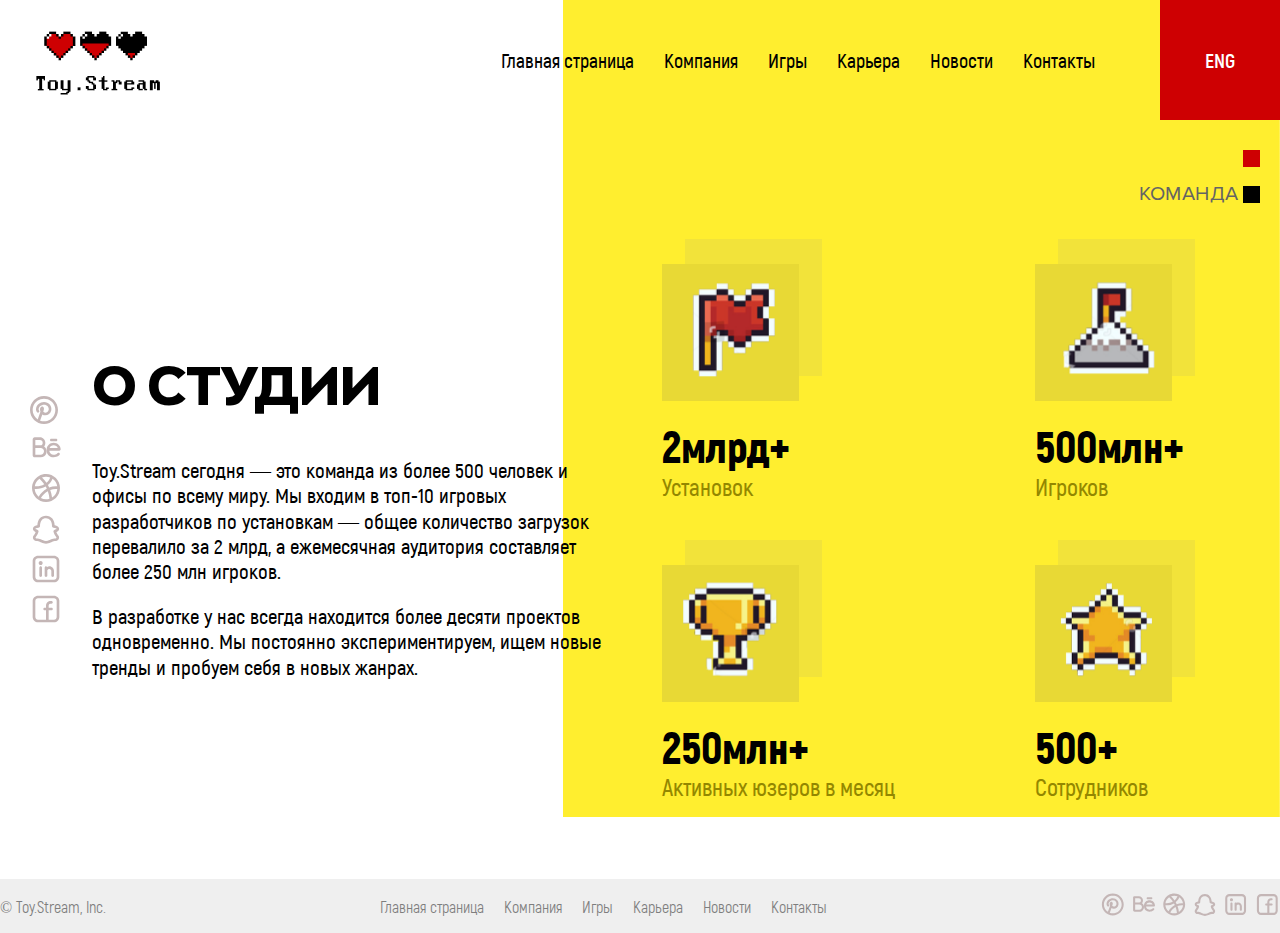
<file: company.html>
<!DOCTYPE html>
<html lang="ru">
<head>
	<meta charset="UTF-8">
	<meta name="viewport" content="width=device-width, initial-scale=1.0">
	<title>О компании</title>
	<link rel="stylesheet" href="style.css">
</head>
<body>
	<header class="header">
		<div class="header__container-company container">
			<div class="header__top">
			<div class="header__logo">
                 <img src="images/logo.png" alt="лого" class="header__logo-img">
			</div>
			<nav class="header__menu">
			<ul class="header__list">
				<li class="header__item">
				    <a href="index.html" class="header__link">Главная страница</a>
				</li>
				<li class="header__item">
				    <a href="team.html" class="header__link">Компания</a>
				</li>
				<li class="header__item">
				    <a href="games.html" class="header__link">Игры</a>
				</li>
				<li class="header__item">
				    <a href="career.html" class="header__link">Карьера</a>
				</li>
				<li class="header__item">
				    <a href="news.html" class="header__link">Новости</a>
				</li>
				<li class="header__item">
				    <a href="contacts.html" class="header__link">Контакты</a>
				</li>
				<li class="header__item btn">
					<button class="header__button">Eng</button>
				</li>
			</ul>
		</nav>
		<div class="header__burger">
			<span></span>
		</div>
	</div>


			<div class="header__company company basic">
						<ul class="company__icons icons">
					<li class="company__icon icon">
						<a href="#" class="company__icon-link icon-link">
						
							<svg xmlns="http://www.w3.org/2000/svg" width="28" height="28" viewBox="0 0 28 28" fill="none">
<path fill-rule="evenodd" clip-rule="evenodd" d="M2.66667 14C2.66748 11.5887 3.43734 9.2405 4.86435 7.29678C6.29135 5.35305 8.3011 3.91513 10.6014 3.19205C12.9018 2.46896 15.3728 2.49841 17.6552 3.2761C19.9377 4.05379 21.9126 5.5392 23.2929 7.51637C24.6732 9.49355 25.3869 11.8594 25.3302 14.2701C25.2736 16.6807 24.4495 19.0104 22.9779 20.9206C21.5063 22.8308 19.4637 24.2218 17.1473 24.8914C14.8308 25.561 12.3612 25.4743 10.0973 24.644C10.8666 22.5821 11.6128 20.5118 12.336 18.4333C13.1013 18.98 14.0893 19.3333 15.3333 19.3333C17.9133 19.3333 20.6333 17.6333 21.3067 14.2613C22.156 10.028 18.7653 6 14 6C11.996 6 10.0253 6.80533 8.55067 8.08267C7.07333 9.364 6 11.2093 6 13.3333C6 14.3667 6.312 15.5173 7.05467 16.2747C7.30634 16.5224 7.64525 16.6613 7.99839 16.6616C8.35153 16.6618 8.69064 16.5234 8.94267 16.276C9.18775 16.0311 9.32787 15.7004 9.33334 15.3539C9.33882 15.0075 9.20922 14.6725 8.972 14.42C7.924 13.1133 9.30533 10.9587 10.2973 10.0987C11.328 9.20533 12.6893 8.66667 14 8.66667C17.236 8.66667 19.1787 11.3053 18.6933 13.7387C18.288 15.7573 16.752 16.6667 15.3333 16.6667C14.2427 16.6667 13.656 16.2067 13.28 15.6107C13.4853 14.9653 13.66 14.3787 13.7853 13.9013C14.0413 12.9187 14.196 11.7333 13.312 10.996C12.6547 10.4493 11.8787 10.5693 11.404 10.808C10.52 11.248 10 12.28 10 13.3333C10 13.9213 10.092 14.8333 10.4227 15.776C9.56227 18.3421 8.65634 20.8927 7.70533 23.4267C6.15419 22.3918 4.88264 20.9898 4.00363 19.3453C3.12463 17.7008 2.66537 15.8647 2.66667 14ZM14 0C6.268 0 0 6.268 0 14C0 21.732 6.268 28 14 28C21.732 28 28 21.732 28 14C28 6.268 21.732 0 14 0Z"/>
</svg>
						</a>
						</li>
					<li class="company__icon icon">	
					<a href="#" class="company__icon-link icon-link">
						<svg xmlns="http://www.w3.org/2000/svg" width="32" height="32" viewBox="0 0 32 32" fill="none">
  <path fill-rule="evenodd" clip-rule="evenodd" d="M15.3332 11.3333C15.3332 12.528 14.8838 13.6186 14.1452 14.444C15.182 15.1814 15.9575 16.2294 16.3597 17.4364C16.762 18.6435 16.7701 19.9472 16.3829 21.1591C15.9957 22.3711 15.2333 23.4286 14.2058 24.179C13.1783 24.9293 11.9388 25.3335 10.6665 25.3333H4.6665C4.13607 25.3333 3.62736 25.1226 3.25229 24.7475C2.87722 24.3725 2.6665 23.8637 2.6665 23.3333V7.33331C2.6665 6.80288 2.87722 6.29417 3.25229 5.9191C3.62736 5.54403 4.13607 5.33331 4.6665 5.33331H9.99984C11.4143 5.33331 12.7709 5.89522 13.7711 6.89541C14.7713 7.8956 15.3332 9.25216 15.3332 10.6666V11.3333ZM5.33317 13.3333V7.99998H9.99984C10.7071 7.99998 11.3854 8.28093 11.8855 8.78103C12.3856 9.28113 12.6665 9.9594 12.6665 10.6666V11.3333C12.6665 11.8637 12.4558 12.3725 12.0807 12.7475C11.7056 13.1226 11.1969 13.3333 10.6665 13.3333H5.33317ZM5.33317 16H10.6665C11.5506 16 12.3984 16.3512 13.0235 16.9763C13.6486 17.6014 13.9998 18.4493 13.9998 19.3333C13.9998 20.2174 13.6486 21.0652 13.0235 21.6903C12.3984 22.3155 11.5506 22.6666 10.6665 22.6666H5.33317V16Z"/>
  <path d="M20 8.00002C20 7.6464 20.1405 7.30726 20.3905 7.05721C20.6406 6.80716 20.9797 6.66669 21.3333 6.66669H26C26.3536 6.66669 26.6928 6.80716 26.9428 7.05721C27.1929 7.30726 27.3333 7.6464 27.3333 8.00002C27.3333 8.35364 27.1929 8.69278 26.9428 8.94283C26.6928 9.19288 26.3536 9.33335 26 9.33335H21.3333C20.9797 9.33335 20.6406 9.19288 20.3905 8.94283C20.1405 8.69278 20 8.35364 20 8.00002Z"/>
  <path fill-rule="evenodd" clip-rule="evenodd" d="M23.6665 10.6666C19.8785 10.6666 16.6665 13.576 16.6665 17.3333V18.6666C16.6665 22.424 19.8785 25.3333 23.6665 25.3333C25.6865 25.3333 27.1492 24.752 28.1292 24.12C28.7185 23.7413 29.1812 23.28 29.6265 22.7493C29.8203 22.4583 29.892 22.1028 29.8262 21.7594C29.7604 21.4161 29.5624 21.1123 29.2748 20.9135C28.9872 20.7147 28.633 20.6368 28.2886 20.6967C27.9441 20.7565 27.6369 20.9492 27.4332 21.2333C27.2216 21.4881 26.9693 21.7062 26.6865 21.8786C26.1118 22.248 25.1452 22.6666 23.6665 22.6666C21.1958 22.6666 19.3332 20.8 19.3332 18.6666H29.3332C29.6868 18.6666 30.0259 18.5261 30.276 18.2761C30.526 18.0261 30.6665 17.6869 30.6665 17.3333C30.6665 13.576 27.4545 10.6666 23.6665 10.6666ZM27.7505 16C27.1638 14.4786 25.6012 13.3333 23.6665 13.3333C21.7318 13.3333 20.1692 14.4786 19.5825 16H27.7505Z"/>
</svg>
					</a>
					</li>
					<li class="company__icon icon">
					<a href="#" class="company__icon-link icon-link">
						<svg xmlns="http://www.w3.org/2000/svg" width="32" height="32" viewBox="0 0 32 32" fill="none">
  <path fill-rule="evenodd" clip-rule="evenodd" d="M4.79467 14.2906C8.25067 14.5773 11.56 13.884 14.3 12.3173C12.9215 10.2697 11.3064 8.39186 9.488 6.72262C8.23517 7.60177 7.17341 8.72558 6.36678 10.0263C5.56015 11.327 5.02535 12.7776 4.79467 14.2906ZM8.92533 3.91729C6.81662 5.15139 5.06778 6.91612 3.8528 9.03591C2.63781 11.1557 1.99903 13.5567 2 16C2 23.732 8.268 30 16 30C23.732 30 30 23.732 30 16C30 8.26796 23.732 1.99996 16 1.99996C13.5131 1.99593 11.0704 2.65748 8.92533 3.91596V3.91729ZM11.9733 5.40129C13.6545 7.03458 15.1638 8.836 16.4773 10.7773C18.1401 9.34269 19.4303 7.52637 20.2373 5.48396C18.8905 4.94187 17.4518 4.66436 16 4.66662C14.6246 4.66509 13.2605 4.91451 11.9747 5.40262L11.9733 5.40129ZM22.588 6.77729C21.5677 9.22706 19.9588 11.3873 17.904 13.0666C18.368 13.8786 18.7987 14.7093 19.1947 15.556C21.7053 14.5786 24.4213 14.128 27.2147 14.3586C26.9939 12.8488 26.4704 11.3991 25.6756 10.0966C24.8808 8.79405 23.831 7.66549 22.5893 6.77862L22.588 6.77729ZM27.2853 17.0413C24.856 16.7933 22.4587 17.1613 20.2293 18.016C21.1509 20.4526 21.7615 22.9958 22.0467 25.5853C23.5164 24.6581 24.7531 23.4053 25.6613 21.9238C26.5694 20.4423 27.1246 18.7717 27.284 17.0413H27.2853ZM19.4773 26.788C19.2811 24.1826 18.7206 21.6176 17.812 19.168C14.988 20.7906 12.564 23.216 10.88 26.1133C12.4667 26.9178 14.221 27.3359 16 27.3333C17.2133 27.3333 18.3827 27.1426 19.4787 26.7893L19.4773 26.788ZM8.65733 24.6333C10.6093 21.3346 13.444 18.5373 16.78 16.688C16.446 15.974 16.0858 15.2726 15.7 14.5853C12.4813 16.4413 8.63333 17.2573 4.70533 16.9573C4.9559 19.9379 6.37687 22.6978 8.65733 24.6333Z"/>
</svg>
						
					</a>
					</li>
					<li class="company__icon icon">
					<a href="#" class="company__icon-link icon-link">
						<svg xmlns="http://www.w3.org/2000/svg" width="32" height="32" viewBox="0 0 32 32" fill="none">
  <path fill-rule="evenodd" clip-rule="evenodd" d="M9.66449 5.42669C11.2405 3.55469 13.4725 2.66669 16.0005 2.66669C18.5872 2.66669 20.8058 3.71202 22.3525 5.61735C23.7258 7.31069 24.5032 9.59602 24.6445 12.2534L24.7672 12.272L24.7938 12.276C25.0205 12.308 25.2912 12.348 25.5725 12.4027C26.6138 12.604 28.3912 13.1134 29.0032 15.0214C29.3098 15.98 29.1565 16.868 28.6192 17.572C28.1565 18.1787 27.4952 18.5294 27.0218 18.7414C26.7872 18.848 26.5525 18.9387 26.3552 19.0147C26.8165 20.2627 27.6192 21.5467 28.5072 22.7094C29.3432 23.8054 29.1218 25.1934 28.6898 26.0987C28.2565 27.0054 27.3205 28.0414 25.9578 28.1C25.1872 28.1334 24.3778 28.2134 23.5725 28.36C23.2085 28.4267 22.7792 28.572 22.2458 28.792C21.9272 28.9227 21.6352 29.0534 21.3205 29.1934C21.0698 29.3054 20.8058 29.4227 20.5005 29.5534C19.2472 30.092 17.7072 30.6667 16.0005 30.6667C14.2938 30.6667 12.7538 30.092 11.5005 29.5534C11.1952 29.4227 10.9298 29.3054 10.6805 29.1934C10.3739 29.0553 10.0655 28.9215 9.75515 28.792C9.22182 28.572 8.79249 28.4254 8.42849 28.3587C7.62315 28.212 6.81382 28.1334 6.04182 28.1C4.68049 28.0414 3.74315 27.0054 3.31115 26.0987C2.87915 25.1934 2.65782 23.8054 3.49382 22.7094C4.38715 21.5387 5.19382 20.2454 5.65382 18.9894C5.45197 18.91 5.25234 18.825 5.05515 18.7347C4.59382 18.5187 3.96715 18.1734 3.50449 17.5947C2.98849 16.9467 2.76049 16.1107 2.96315 15.1534C3.39515 13.104 5.32315 12.5934 6.34182 12.4014C6.63115 12.348 6.91249 12.308 7.14849 12.2747L7.19515 12.268L7.35515 12.2454C7.48715 9.41202 8.25915 7.09469 9.66449 5.42669ZM11.7045 7.14402C10.6872 8.35069 10.0005 10.2907 10.0005 13.144V13.2827L9.97115 13.42C9.82315 14.1187 9.28582 14.4454 9.01915 14.5707C8.73915 14.7027 8.43649 14.768 8.22315 14.808C8.01515 14.8467 7.78315 14.8787 7.57649 14.9067L7.51515 14.916C7.28723 14.9462 7.06006 14.9817 6.83382 15.0227C5.81382 15.2134 5.62049 15.4667 5.57115 15.7027C5.53649 15.872 5.56715 15.9067 5.58449 15.9254L5.58982 15.9307C5.66049 16.02 5.83115 16.1534 6.18582 16.3187C6.35115 16.396 6.52582 16.4667 6.71915 16.5454L6.76715 16.564C6.93649 16.6307 7.13782 16.712 7.31515 16.796C7.48982 16.876 7.78182 17.0227 8.02982 17.26C8.31782 17.536 8.66582 18.0747 8.49649 18.7854C8.01115 20.8267 6.78582 22.792 5.61515 24.3254C5.59734 24.3702 5.59004 24.4186 5.59382 24.4667C5.59382 24.5934 5.62982 24.7667 5.71649 24.9494C5.80449 25.132 5.91649 25.272 6.02049 25.356C6.10582 25.4254 6.15382 25.436 6.15915 25.436C7.02715 25.4734 7.95915 25.564 8.90582 25.736C9.54982 25.8534 10.1858 26.0854 10.7725 26.328C11.0965 26.4614 11.4685 26.6267 11.8298 26.7867C12.0818 26.8987 12.3285 27.008 12.5498 27.1027C13.7485 27.616 14.8672 28 16.0005 28C17.1338 28 18.2538 27.616 19.4512 27.1027C19.6725 27.008 19.9192 26.8974 20.1712 26.7867C20.5312 26.6267 20.9045 26.4614 21.2272 26.328C21.8138 26.0854 22.4498 25.8534 23.0938 25.736C24.0405 25.5627 24.9738 25.4734 25.8405 25.436C25.8485 25.436 25.8952 25.4254 25.9805 25.356C26.1094 25.2435 26.213 25.1049 26.2845 24.9494C26.3593 24.799 26.4011 24.6345 26.4072 24.4667C26.4072 24.3427 26.3765 24.3134 26.3872 24.328C25.2165 22.7947 23.9898 20.828 23.5032 18.7854C23.3232 18.0254 23.7352 17.4787 24.0192 17.2254C24.2725 17.0014 24.5685 16.8614 24.7485 16.7827C24.9285 16.7027 25.1312 16.6267 25.3045 16.5614L25.3685 16.536C25.5725 16.46 25.7552 16.3894 25.9272 16.3107C26.2872 16.1494 26.4405 16.0254 26.4925 15.9627C26.4878 15.9196 26.4784 15.8771 26.4645 15.836C26.3432 15.4574 26.0005 15.2014 25.0645 15.02C24.8525 14.98 24.6378 14.948 24.4112 14.9134L24.3605 14.9067C24.1495 14.878 23.9392 14.8442 23.7298 14.8054C23.4582 14.7578 23.1942 14.6744 22.9445 14.5574C22.6645 14.4187 22.1712 14.0867 22.0298 13.42L22.0005 13.2827V13.1427C22.0005 10.5427 21.3245 8.58269 20.2818 7.29869C19.2618 6.04002 17.8152 5.33335 16.0005 5.33335C14.1272 5.33335 12.6938 5.96802 11.7032 7.14402H11.7045Z"/>
</svg>
					</a>
					</li>
					<li class="company__icon icon">
					<a href="#" class="company__icon-link icon-link">
						<svg xmlns="http://www.w3.org/2000/svg" width="32" height="32" viewBox="0 0 32 32" fill="none">
  <path fill-rule="evenodd" clip-rule="evenodd" d="M8.00033 2.66669C6.58584 2.66669 5.22928 3.22859 4.22909 4.22878C3.2289 5.22898 2.66699 6.58553 2.66699 8.00002V24C2.66699 25.4145 3.2289 26.7711 4.22909 27.7713C5.22928 28.7715 6.58584 29.3334 8.00033 29.3334H24.0003C25.4148 29.3334 26.7714 28.7715 27.7716 27.7713C28.7718 26.7711 29.3337 25.4145 29.3337 24V8.00002C29.3337 6.58553 28.7718 5.22898 27.7716 4.22878C26.7714 3.22859 25.4148 2.66669 24.0003 2.66669H8.00033ZM5.33366 8.00002C5.33366 7.29278 5.61461 6.6145 6.11471 6.1144C6.6148 5.61431 7.29308 5.33335 8.00033 5.33335H24.0003C24.7076 5.33335 25.3858 5.61431 25.8859 6.1144C26.386 6.6145 26.667 7.29278 26.667 8.00002V24C26.667 24.7073 26.386 25.3855 25.8859 25.8856C25.3858 26.3857 24.7076 26.6667 24.0003 26.6667H8.00033C7.29308 26.6667 6.6148 26.3857 6.11471 25.8856C5.61461 25.3855 5.33366 24.7073 5.33366 24V8.00002ZM12.0003 14.6667C12.0003 14.3131 11.8598 13.9739 11.6098 13.7239C11.3598 13.4738 11.0206 13.3334 10.667 13.3334C10.3134 13.3334 9.97423 13.4738 9.72418 13.7239C9.47413 13.9739 9.33366 14.3131 9.33366 14.6667V22.6667C9.33366 23.0203 9.47413 23.3594 9.72418 23.6095C9.97423 23.8595 10.3134 24 10.667 24C11.0206 24 11.3598 23.8595 11.6098 23.6095C11.8598 23.3594 12.0003 23.0203 12.0003 22.6667V14.6667ZM12.667 10C12.667 10.5305 12.4563 11.0392 12.0812 11.4142C11.7061 11.7893 11.1974 12 10.667 12C10.1366 12 9.62785 11.7893 9.25278 11.4142C8.87771 11.0392 8.66699 10.5305 8.66699 10C8.66699 9.46959 8.87771 8.96088 9.25278 8.58581C9.62785 8.21073 10.1366 8.00002 10.667 8.00002C11.1974 8.00002 11.7061 8.21073 12.0812 8.58581C12.4563 8.96088 12.667 9.46959 12.667 10ZM16.0003 13.3334C16.4537 13.3334 16.8537 13.56 17.0937 13.904C17.7809 13.5295 18.551 13.3333 19.3337 13.3334C22.2137 13.3334 24.0003 15.9014 24.0003 18.0947V22.6667C24.0003 23.0203 23.8598 23.3594 23.6098 23.6095C23.3598 23.8595 23.0206 24 22.667 24C22.3134 24 21.9742 23.8595 21.7242 23.6095C21.4741 23.3594 21.3337 23.0203 21.3337 22.6667V18.0934C21.3337 17.0694 20.4537 15.9987 19.3337 15.9987C18.635 15.9987 17.863 16.3787 17.3337 17.2827V22.6667C17.3337 23.0203 17.1932 23.3594 16.9431 23.6095C16.6931 23.8595 16.3539 24 16.0003 24C15.6467 24 15.3076 23.8595 15.0575 23.6095C14.8075 23.3594 14.667 23.0203 14.667 22.6667V14.6667C14.667 14.3131 14.8075 13.9739 15.0575 13.7239C15.3076 13.4738 15.6467 13.3334 16.0003 13.3334Z"/>
</svg>
					</a>
					</li>
					<li class="company__icon icon">
					<a href="#" class="company__icon-link icon-link">
						<svg xmlns="http://www.w3.org/2000/svg" width="32" height="32" viewBox="0 0 32 32" fill="none">
  <path fill-rule="evenodd" clip-rule="evenodd" d="M2.66699 8.00002C2.66699 6.58553 3.2289 5.22898 4.22909 4.22878C5.22928 3.22859 6.58584 2.66669 8.00033 2.66669H24.0003C25.4148 2.66669 26.7714 3.22859 27.7716 4.22878C28.7718 5.22898 29.3337 6.58553 29.3337 8.00002V24C29.3337 25.4145 28.7718 26.7711 27.7716 27.7713C26.7714 28.7715 25.4148 29.3334 24.0003 29.3334H8.00033C6.58584 29.3334 5.22928 28.7715 4.22909 27.7713C3.2289 26.7711 2.66699 25.4145 2.66699 24V8.00002ZM8.00033 5.33335C7.29308 5.33335 6.6148 5.61431 6.11471 6.1144C5.61461 6.6145 5.33366 7.29278 5.33366 8.00002V24C5.33366 24.7073 5.61461 25.3855 6.11471 25.8856C6.6148 26.3857 7.29308 26.6667 8.00033 26.6667H16.0003V17.3334H14.667C14.3134 17.3334 13.9742 17.1929 13.7242 16.9428C13.4741 16.6928 13.3337 16.3536 13.3337 16C13.3337 15.6464 13.4741 15.3073 13.7242 15.0572C13.9742 14.8072 14.3134 14.6667 14.667 14.6667H16.0003V12.6667C16.0003 11.429 16.492 10.242 17.3672 9.36686C18.2423 8.49169 19.4293 8.00002 20.667 8.00002H21.467C21.8206 8.00002 22.1597 8.1405 22.4098 8.39054C22.6598 8.64059 22.8003 8.97973 22.8003 9.33335C22.8003 9.68698 22.6598 10.0261 22.4098 10.2762C22.1597 10.5262 21.8206 10.6667 21.467 10.6667H20.667C20.4043 10.6667 20.1443 10.7184 19.9016 10.8189C19.659 10.9194 19.4385 11.0668 19.2528 11.2525C19.0671 11.4382 18.9197 11.6587 18.8192 11.9013C18.7187 12.144 18.667 12.404 18.667 12.6667V14.6667H21.467C21.8206 14.6667 22.1597 14.8072 22.4098 15.0572C22.6598 15.3073 22.8003 15.6464 22.8003 16C22.8003 16.3536 22.6598 16.6928 22.4098 16.9428C22.1597 17.1929 21.8206 17.3334 21.467 17.3334H18.667V26.6667H24.0003C24.7076 26.6667 25.3858 26.3857 25.8859 25.8856C26.386 25.3855 26.667 24.7073 26.667 24V8.00002C26.667 7.29278 26.386 6.6145 25.8859 6.1144C25.3858 5.61431 24.7076 5.33335 24.0003 5.33335H8.00033Z"/>
</svg>
					</a>
				</li>
			</ul>
			
			
			<div class="company__info">
				<h1 class="company__title title">О Студии</h1>
				<div class="company__text text">
					<p>Toy.Stream сегодня — это команда из более 500 человек и офисы по всему миру. Мы входим в топ-10 игровых разработчиков по установкам — общее количество загрузок перевалило за 2 млрд, а ежемесячная аудитория составляет более 250 млн игроков.</p>
					<p> В разработке у нас всегда находится более десяти проектов одновременно. Мы постоянно экспериментируем, ищем новые тренды и пробуем себя в новых жанрах.</p>
				</div>
				
			</div>
			<div class="company__content">
				<div class="company__item">
					<div class="company__item-img">
					<img  src="images/company1.png" alt="иконка">
					</div>
					<p class="company__item-text">2млрд+</p>
					<h3 class="company__item-title">Установок</h3>
				</div>
				<div class="company__item">
					<div class="company__item-img">
					<img  src="images/company2.png" alt="иконка">
					</div>
					<p class="company__item-text">500млн+</p>
					<h3 class="company__item-title">Игроков</h3>
				</div>
				<div class="company__item">
					<div class="company__item-img">
					<img  src="images/company3.png" alt="иконка">
					</div>
					<p class="company__item-text">250млн+</p>
					<h3 class="company__item-title">Активных юзеров в месяц</h3>
				</div>
				<div class="company__item">
					<div class="company__item-img">
					<img  src="images/company4.png" alt="иконка">
					</div>
					<p class="company__item-text">500+</p>
					<h3 class="company__item-title">Сотрудников</h3>
				</div>
			</div>
			
			<div class="company__links links">
				<div class="company__link-item1 link-item"></div>
				<a href="team.html" class="company__link-item2 link">Команда<span class="link-item"></span></a>
			</div>

        </div>
	</div>
</header>
<footer class="footer">
				<div class="footer__container container">
				<p class="footer__text">© Toy.Stream, Inc.</p>
			<ul class="footer__list">
				<li class="footer__item">
				    <a href="index.html" class="footer__link">Главная страница</a>
				</li>
				<li class="footer__item">
				    <a href="team.html" class="footer__link">Компания</a>
				</li>
				<li class="footer__item">
				    <a href="games.html" class="footer__link">Игры</a>
				</li>
				<li class="footer__item">
				    <a href="career.html" class="footer__link">Карьера</a>
				</li>
				<li class="footer__item">
				    <a href="news.html" class="footer__link">Новости</a>
				</li>
				<li class="footer__item">
				    <a href="contacts.html" class="footer__link">Контакты</a>
				</li>
			</ul>
			<ul class="footer__icons">
					<li class="footer__icon">
						<a href="#" class="footer__icon-link">
							<svg xmlns="http://www.w3.org/2000/svg" width="26" height="25" viewBox="0 0 26 25" fill="none">
  <path fill-rule="evenodd" clip-rule="evenodd" d="M3.93572 12.4961C3.93635 10.6129 4.53762 8.77892 5.65212 7.26085C6.76662 5.74279 8.33626 4.61976 10.1328 4.05503C11.9294 3.49029 13.8593 3.51329 15.6419 4.12067C17.4245 4.72806 18.9669 5.88817 20.045 7.43236C21.123 8.97655 21.6804 10.8243 21.6361 12.707C21.5919 14.5898 20.9483 16.4093 19.7989 17.9012C18.6496 19.393 17.0544 20.4794 15.2452 21.0024C13.436 21.5254 11.5072 21.4577 9.73913 20.8092C10.3399 19.1988 10.9227 17.5819 11.4875 15.9586C12.0853 16.3855 12.8569 16.6615 13.8285 16.6615C15.8435 16.6615 17.9678 15.3338 18.4937 12.7002C19.157 9.39396 16.5089 6.24806 12.7871 6.24806C11.222 6.24806 9.6829 6.87703 8.53117 7.87464C7.37736 8.87537 6.53908 10.3166 6.53908 11.9755C6.53908 12.7825 6.78275 13.6812 7.36278 14.2727C7.55934 14.4661 7.82403 14.5747 8.09984 14.5749C8.37564 14.5751 8.64049 14.4669 8.83732 14.2737C9.02873 14.0824 9.13817 13.8241 9.14245 13.5536C9.14672 13.283 9.0455 13.0214 8.86023 12.8242C8.04174 11.8036 9.12057 10.1208 9.89533 9.44915C10.7003 8.75145 11.7635 8.33075 12.7871 8.33075C15.3145 8.33075 16.8317 10.3916 16.4527 12.292C16.1361 13.8686 14.9365 14.5788 13.8285 14.5788C12.9767 14.5788 12.5185 14.2196 12.2248 13.7541C12.3852 13.2501 12.5216 12.7919 12.6195 12.4191C12.8194 11.6516 12.9402 10.7258 12.2498 10.15C11.7364 9.72303 11.1304 9.81675 10.7596 10.0031C10.0692 10.3468 9.66311 11.1528 9.66311 11.9755C9.66311 12.4347 9.73496 13.147 9.99322 13.8832C9.32124 15.8874 8.6137 17.8794 7.87096 19.8584C6.6595 19.0502 5.66641 17.9552 4.9799 16.6709C4.29339 15.3865 3.93471 13.9525 3.93572 12.4961ZM12.7871 1.56201C6.74839 1.56201 1.85303 6.45737 1.85303 12.4961C1.85303 18.5349 6.74839 23.4302 12.7871 23.4302C18.8259 23.4302 23.7213 18.5349 23.7213 12.4961C23.7213 6.45737 18.8259 1.56201 12.7871 1.56201Z"/>
</svg>
						</a>
						</li>
					<li class="footer__icon">	
					<a href="#" class="footer__icon-link">
						<svg xmlns="http://www.w3.org/2000/svg" width="25" height="25" viewBox="0 0 25 25" fill="none">
  <path fill-rule="evenodd" clip-rule="evenodd" d="M11.9777 8.85145C11.9777 9.7845 11.6268 10.6363 11.0499 11.2809C11.8596 11.8569 12.4653 12.6753 12.7795 13.618C13.0936 14.5608 13.1 15.579 12.7976 16.5255C12.4952 17.4721 11.8997 18.298 11.0972 18.884C10.2947 19.47 9.32672 19.7857 8.33303 19.7856H3.64698C3.2327 19.7856 2.8354 19.621 2.54247 19.3281C2.24953 19.0351 2.08496 18.6378 2.08496 18.2236V5.72742C2.08496 5.31315 2.24953 4.91584 2.54247 4.62291C2.8354 4.32997 3.2327 4.16541 3.64698 4.16541H7.81236C8.91708 4.16541 9.97656 4.60426 10.7577 5.38542C11.5389 6.16658 11.9777 7.22606 11.9777 8.33078V8.85145ZM4.16765 10.4135V6.24809H7.81236C8.36472 6.24809 8.89446 6.46752 9.28504 6.8581C9.67562 7.24868 9.89504 7.77842 9.89504 8.33078V8.85145C9.89504 9.26573 9.73047 9.66303 9.43754 9.95597C9.14461 10.2489 8.7473 10.4135 8.33303 10.4135H4.16765ZM4.16765 12.4962H8.33303C9.02348 12.4962 9.68566 12.7704 10.1739 13.2587C10.6621 13.7469 10.9364 14.4091 10.9364 15.0995C10.9364 15.79 10.6621 16.4521 10.1739 16.9404C9.68566 17.4286 9.02348 17.7029 8.33303 17.7029H4.16765V12.4962Z" fill="#C4B6B6"/>
  <path d="M15.6226 6.24801C15.6226 5.97183 15.7323 5.70696 15.9276 5.51167C16.1229 5.31638 16.3877 5.20667 16.6639 5.20667H20.3086C20.5848 5.20667 20.8497 5.31638 21.0449 5.51167C21.2402 5.70696 21.35 5.97183 21.35 6.24801C21.35 6.52419 21.2402 6.78906 21.0449 6.98435C20.8497 7.17964 20.5848 7.28935 20.3086 7.28935H16.6639C16.3877 7.28935 16.1229 7.17964 15.9276 6.98435C15.7323 6.78906 15.6226 6.52419 15.6226 6.24801Z" fill="#C4B6B6"/>
  <path fill-rule="evenodd" clip-rule="evenodd" d="M18.4861 8.33081C15.5276 8.33081 13.019 10.603 13.019 13.5375V14.5789C13.019 17.5134 15.5276 19.7856 18.4861 19.7856C20.0637 19.7856 21.2061 19.3316 21.9715 18.838C22.4318 18.5422 22.7931 18.1819 23.1409 17.7675C23.2922 17.5402 23.3482 17.2626 23.2969 16.9944C23.2455 16.7262 23.0908 16.489 22.8662 16.3337C22.6416 16.1785 22.365 16.1176 22.096 16.1644C21.8269 16.2111 21.587 16.3616 21.4279 16.5835C21.2626 16.7825 21.0656 16.9528 20.8447 17.0875C20.3959 17.3759 19.641 17.7029 18.4861 17.7029C16.5565 17.7029 15.1017 16.245 15.1017 14.5789H22.9118C23.188 14.5789 23.4529 14.4692 23.6482 14.2739C23.8434 14.0786 23.9532 13.8137 23.9532 13.5375C23.9532 10.603 21.4446 8.33081 18.4861 8.33081ZM21.6757 12.4962C21.2175 11.308 19.9971 10.4135 18.4861 10.4135C16.9751 10.4135 15.7547 11.308 15.2965 12.4962H21.6757Z"/>
</svg>
					</a>
					</li>
					<li class="footer__icon">
					<a href="#" class="footer__icon-link">
						<svg xmlns="http://www.w3.org/2000/svg" width="26" height="25" viewBox="0 0 26 25" fill="none">
  <path fill-rule="evenodd" clip-rule="evenodd" d="M4.45903 11.1611C7.15819 11.385 9.74281 10.8435 11.8828 9.61995C10.8062 8.02078 9.54471 6.55415 8.12456 5.25047C7.14609 5.93708 6.31685 6.81479 5.68686 7.83065C5.05687 8.8465 4.63919 9.97945 4.45903 11.1611ZM7.68511 3.05948C6.03819 4.02332 4.67233 5.40159 3.72342 7.05716C2.7745 8.71273 2.27561 10.5879 2.27637 12.4961C2.27637 18.5349 7.17173 23.4303 13.2105 23.4303C19.2492 23.4303 24.1446 18.5349 24.1446 12.4961C24.1446 6.45738 19.2492 1.56203 13.2105 1.56203C11.2682 1.55888 9.36039 2.07556 7.68511 3.05844V3.05948ZM10.0656 4.21849C11.3787 5.4941 12.5574 6.90103 13.5833 8.41719C14.8819 7.29676 15.8895 5.8782 16.5199 4.28306C15.468 3.85968 14.3444 3.64295 13.2105 3.64471C12.1363 3.64352 11.0709 3.83831 10.0667 4.21954L10.0656 4.21849ZM18.3558 5.29316C17.5589 7.20645 16.3024 8.89363 14.6975 10.2052C15.0599 10.8394 15.3963 11.4881 15.7055 12.1494C17.6664 11.3861 19.7876 11.0341 21.9692 11.2142C21.7968 10.0351 21.3879 8.90285 20.7672 7.88556C20.1464 6.86827 19.3266 5.98685 18.3568 5.2942L18.3558 5.29316ZM22.0244 13.3094C20.1271 13.1157 18.2548 13.4032 16.5136 14.0707C17.2334 15.9737 17.7102 17.96 17.933 19.9824C19.0808 19.2582 20.0467 18.2798 20.756 17.1227C21.4653 15.9656 21.8989 14.6609 22.0234 13.3094H22.0244ZM15.9263 20.9217C15.7731 18.8869 15.3353 16.8836 14.6257 14.9704C12.4201 16.2377 10.5269 18.1319 9.21172 20.3947C10.4509 21.0231 11.8211 21.3496 13.2105 21.3476C14.1581 21.3476 15.0714 21.1987 15.9274 20.9227L15.9263 20.9217ZM7.4758 19.2388C9.00033 16.6626 11.2142 14.4778 13.8197 13.0335C13.5588 12.4759 13.2775 11.9281 12.9762 11.3913C10.4624 12.8408 7.45706 13.4781 4.38926 13.2438C4.58495 15.5717 5.69474 17.7272 7.4758 19.2388Z"/>
</svg>
						
					</a>
					</li>
					<li class="footer__icon">
					<a href="#" class="footer__icon-link">
						<svg xmlns="http://www.w3.org/2000/svg" width="26" height="25" viewBox="0 0 26 25" fill="none">
  <path fill-rule="evenodd" clip-rule="evenodd" d="M7.97333 4.23822C9.2042 2.77618 10.9474 2.08264 12.9218 2.08264C14.942 2.08264 16.6748 2.89906 17.8828 4.38714C18.9553 5.70964 19.5625 7.49451 19.6728 9.56991L19.7686 9.58449L19.7895 9.58761C19.9665 9.6126 20.1779 9.64384 20.3976 9.68654C21.2109 9.84378 22.599 10.2416 23.077 11.7317C23.3165 12.4805 23.1967 13.174 22.7771 13.7238C22.4157 14.1976 21.8992 14.4715 21.5296 14.6371C21.3463 14.7204 21.163 14.7912 21.0089 14.8506C21.3692 15.8253 21.9961 16.8281 22.6896 17.7361C23.3425 18.5921 23.1697 19.6762 22.8323 20.3832C22.4938 21.0913 21.7628 21.9005 20.6986 21.9463C20.0967 21.9723 19.4646 22.0348 18.8356 22.1493C18.5513 22.2014 18.216 22.3149 17.7995 22.4867C17.5506 22.5888 17.3225 22.6908 17.0768 22.8002C16.881 22.8877 16.6748 22.9793 16.4363 23.0814C15.4575 23.5021 14.2547 23.9509 12.9218 23.9509C11.5889 23.9509 10.3861 23.5021 9.40726 23.0814C9.1688 22.9793 8.96157 22.8877 8.76684 22.8002C8.52742 22.6923 8.2865 22.5878 8.04414 22.4867C7.62761 22.3149 7.29229 22.2004 7.00801 22.1483C6.37904 22.0338 5.74694 21.9723 5.144 21.9463C4.08079 21.9005 3.34872 21.0913 3.01133 20.3832C2.67393 19.6762 2.50107 18.5921 3.15399 17.7361C3.85169 16.8218 4.48171 15.8117 4.84097 14.8308C4.68333 14.7688 4.52741 14.7024 4.37341 14.6319C4.0131 14.4632 3.52367 14.1935 3.16232 13.7415C2.75932 13.2354 2.58125 12.5825 2.73954 11.8348C3.07693 10.2343 4.58272 9.83545 5.3783 9.6855C5.60428 9.64384 5.824 9.6126 6.00832 9.58657L6.04476 9.58136L6.16972 9.56366C6.27282 7.3508 6.87576 5.54095 7.97333 4.23822ZM9.56659 5.57948C8.77204 6.52189 8.23575 8.03705 8.23575 10.2655V10.3738L8.21284 10.4811C8.09725 11.0267 7.67759 11.2819 7.46932 11.3798C7.25064 11.4829 7.01426 11.5339 6.84764 11.5651C6.68519 11.5953 6.504 11.6203 6.34259 11.6422L6.29469 11.6495C6.11668 11.673 5.93925 11.7008 5.76256 11.7328C4.96593 11.8817 4.81494 12.0795 4.77641 12.2639C4.74933 12.3961 4.77328 12.4232 4.78682 12.4378L4.79099 12.4419C4.84618 12.5117 4.97947 12.6158 5.25647 12.745C5.38559 12.8054 5.52201 12.8606 5.673 12.922L5.71049 12.9366C5.84274 12.9886 5.99999 13.0522 6.13848 13.1178C6.2749 13.1802 6.50296 13.2948 6.69665 13.4802C6.92158 13.6957 7.19337 14.1164 7.06112 14.6715C6.68207 16.2658 5.72507 17.8007 4.81077 18.9982C4.79686 19.0333 4.79116 19.071 4.79411 19.1086C4.79411 19.2075 4.82223 19.3429 4.88991 19.4856C4.95864 19.6283 5.04611 19.7376 5.12734 19.8032C5.19399 19.8573 5.23147 19.8657 5.23564 19.8657C5.91355 19.8948 6.64145 19.9656 7.38081 20.1C7.88378 20.1916 8.3805 20.3728 8.83869 20.5623C9.09174 20.6665 9.38227 20.7956 9.66448 20.9206C9.86129 21.008 10.0539 21.0934 10.2268 21.1674C11.163 21.5683 12.0367 21.8682 12.9218 21.8682C13.8069 21.8682 14.6817 21.5683 15.6168 21.1674C15.7897 21.0934 15.9823 21.007 16.1791 20.9206C16.4603 20.7956 16.7519 20.6665 17.0039 20.5623C17.4621 20.3728 17.9588 20.1916 18.4618 20.1C19.2011 19.9646 19.93 19.8948 20.6069 19.8657C20.6132 19.8657 20.6496 19.8573 20.7163 19.8032C20.817 19.7153 20.8979 19.607 20.9537 19.4856C21.0121 19.3682 21.0448 19.2397 21.0495 19.1086C21.0495 19.0118 21.0255 18.9889 21.0339 19.0003C20.1196 17.8028 19.1615 16.2668 18.7814 14.6715C18.6409 14.0779 18.9626 13.6509 19.1844 13.4531C19.3823 13.2781 19.6135 13.1688 19.7541 13.1074C19.8946 13.0449 20.0529 12.9855 20.1883 12.9345L20.2383 12.9147C20.3976 12.8553 20.5403 12.8002 20.6746 12.7387C20.9558 12.6127 21.0755 12.5159 21.1161 12.4669C21.1125 12.4333 21.1051 12.4001 21.0943 12.368C20.9995 12.0723 20.7319 11.8723 20.0009 11.7307C19.8353 11.6995 19.6676 11.6745 19.4906 11.6474L19.451 11.6422C19.2862 11.6198 19.122 11.5934 18.9585 11.563C18.7464 11.5259 18.5401 11.4607 18.3451 11.3694C18.1264 11.2611 17.7411 11.0018 17.6308 10.4811L17.6079 10.3738V10.2645C17.6079 8.23386 17.0799 6.70309 16.2656 5.70027C15.4689 4.71724 14.3391 4.16533 12.9218 4.16533C11.4587 4.16533 10.3393 4.66101 9.56555 5.57948H9.56659Z"/>
</svg>
					</a>
					</li>
					<li class="footer__icon">
					<a href="#" class="footer__icon-link">
						<svg xmlns="http://www.w3.org/2000/svg" width="26" height="25" viewBox="0 0 26 25" fill="none">
  <path fill-rule="evenodd" clip-rule="evenodd" d="M6.3851 2.08264C5.28038 2.08264 4.2209 2.52149 3.43974 3.30265C2.65858 4.08381 2.21973 5.14329 2.21973 6.24802V18.7442C2.21973 19.8489 2.65858 20.9084 3.43974 21.6895C4.2209 22.4707 5.28038 22.9095 6.3851 22.9095H18.8812C19.986 22.9095 21.0454 22.4707 21.8266 21.6895C22.6078 20.9084 23.0466 19.8489 23.0466 18.7442V6.24802C23.0466 5.14329 22.6078 4.08381 21.8266 3.30265C21.0454 2.52149 19.986 2.08264 18.8812 2.08264H6.3851ZM4.30242 6.24802C4.30242 5.69566 4.52184 5.16592 4.91242 4.77534C5.303 4.38476 5.83274 4.16533 6.3851 4.16533H18.8812C19.4336 4.16533 19.9633 4.38476 20.3539 4.77534C20.7445 5.16592 20.9639 5.69566 20.9639 6.24802V18.7442C20.9639 19.2965 20.7445 19.8263 20.3539 20.2168C19.9633 20.6074 19.4336 20.8268 18.8812 20.8268H6.3851C5.83274 20.8268 5.303 20.6074 4.91242 20.2168C4.52184 19.8263 4.30242 19.2965 4.30242 18.7442V6.24802ZM9.50914 11.4547C9.50914 11.1786 9.39942 10.9137 9.20413 10.7184C9.00884 10.5231 8.74397 10.4134 8.46779 10.4134C8.19161 10.4134 7.92674 10.5231 7.73145 10.7184C7.53616 10.9137 7.42645 11.1786 7.42645 11.4547V17.7028C7.42645 17.979 7.53616 18.2439 7.73145 18.4391C7.92674 18.6344 8.19161 18.7442 8.46779 18.7442C8.74397 18.7442 9.00884 18.6344 9.20413 18.4391C9.39942 18.2439 9.50914 17.979 9.50914 17.7028V11.4547ZM10.0298 7.81004C10.0298 8.22431 9.86524 8.62161 9.5723 8.91455C9.27937 9.20748 8.88206 9.37205 8.46779 9.37205C8.05352 9.37205 7.65621 9.20748 7.36328 8.91455C7.07034 8.62161 6.90578 8.22431 6.90578 7.81004C6.90578 7.39576 7.07034 6.99846 7.36328 6.70552C7.65621 6.41259 8.05352 6.24802 8.46779 6.24802C8.88206 6.24802 9.27937 6.41259 9.5723 6.70552C9.86524 6.99846 10.0298 7.39576 10.0298 7.81004ZM12.6332 10.4134C12.9872 10.4134 13.2996 10.5904 13.4871 10.8591C14.0238 10.5666 14.6253 10.4133 15.2365 10.4134C17.4858 10.4134 18.8812 12.419 18.8812 14.132V17.7028C18.8812 17.979 18.7715 18.2439 18.5762 18.4391C18.3809 18.6344 18.1161 18.7442 17.8399 18.7442C17.5637 18.7442 17.2988 18.6344 17.1035 18.4391C16.9083 18.2439 16.7985 17.979 16.7985 17.7028V14.131C16.7985 13.3312 16.1113 12.495 15.2365 12.495C14.6909 12.495 14.0879 12.7918 13.6745 13.4979V17.7028C13.6745 17.979 13.5648 18.2439 13.3695 18.4391C13.1742 18.6344 12.9094 18.7442 12.6332 18.7442C12.357 18.7442 12.0921 18.6344 11.8968 18.4391C11.7015 18.2439 11.5918 17.979 11.5918 17.7028V11.4547C11.5918 11.1786 11.7015 10.9137 11.8968 10.7184C12.0921 10.5231 12.357 10.4134 12.6332 10.4134Z"/>
</svg>
					</a>
					</li>
					<li class="footer__icon">
					<a href="#" class="footer__icon-link">
						<svg xmlns="http://www.w3.org/2000/svg" width="26" height="25" viewBox="0 0 26 25" fill="none">
  <path fill-rule="evenodd" clip-rule="evenodd" d="M2.89062 6.24802C2.89062 5.14329 3.32948 4.08381 4.11064 3.30265C4.8918 2.52149 5.95128 2.08264 7.056 2.08264H19.5521C20.6569 2.08264 21.7163 2.52149 22.4975 3.30265C23.2787 4.08381 23.7175 5.14329 23.7175 6.24802V18.7442C23.7175 19.8489 23.2787 20.9084 22.4975 21.6895C21.7163 22.4707 20.6569 22.9095 19.5521 22.9095H7.056C5.95128 22.9095 4.8918 22.4707 4.11064 21.6895C3.32948 20.9084 2.89063 19.8489 2.89062 18.7442V6.24802ZM7.056 4.16533C6.50364 4.16533 5.9739 4.38476 5.58332 4.77534C5.19274 5.16592 4.97331 5.69566 4.97331 6.24802V18.7442C4.97331 19.2965 5.19274 19.8263 5.58332 20.2168C5.9739 20.6074 6.50364 20.8268 7.056 20.8268H13.3041V13.5374H12.2627C11.9865 13.5374 11.7217 13.4277 11.5264 13.2324C11.3311 13.0371 11.2214 12.7723 11.2214 12.4961C11.2214 12.2199 11.3311 11.955 11.5264 11.7597C11.7217 11.5645 11.9865 11.4547 12.2627 11.4547H13.3041V9.89272C13.3041 8.92609 13.6881 7.99904 14.3716 7.31553C15.0551 6.63201 15.9821 6.24802 16.9488 6.24802H17.5736C17.8498 6.24802 18.1146 6.35773 18.3099 6.55302C18.5052 6.74831 18.6149 7.01318 18.6149 7.28936C18.6149 7.56554 18.5052 7.83041 18.3099 8.0257C18.1146 8.22099 17.8498 8.33071 17.5736 8.33071H16.9488C16.7436 8.33071 16.5405 8.37111 16.351 8.44961C16.1615 8.52811 15.9893 8.64316 15.8443 8.78821C15.6992 8.93326 15.5842 9.10545 15.5057 9.29497C15.4272 9.48448 15.3868 9.6876 15.3868 9.89272V11.4547H17.5736C17.8498 11.4547 18.1146 11.5645 18.3099 11.7597C18.5052 11.955 18.6149 12.2199 18.6149 12.4961C18.6149 12.7723 18.5052 13.0371 18.3099 13.2324C18.1146 13.4277 17.8498 13.5374 17.5736 13.5374H15.3868V20.8268H19.5521C20.1045 20.8268 20.6342 20.6074 21.0248 20.2168C21.4154 19.8263 21.6348 19.2965 21.6348 18.7442V6.24802C21.6348 5.69566 21.4154 5.16592 21.0248 4.77534C20.6342 4.38476 20.1045 4.16533 19.5521 4.16533H7.056Z"/>
                </svg> 
	        </a>
		</li>
	</ul>
				</div>
			</footer>
	<script src="js/script.js"></script>
</body>
</html>
</file>
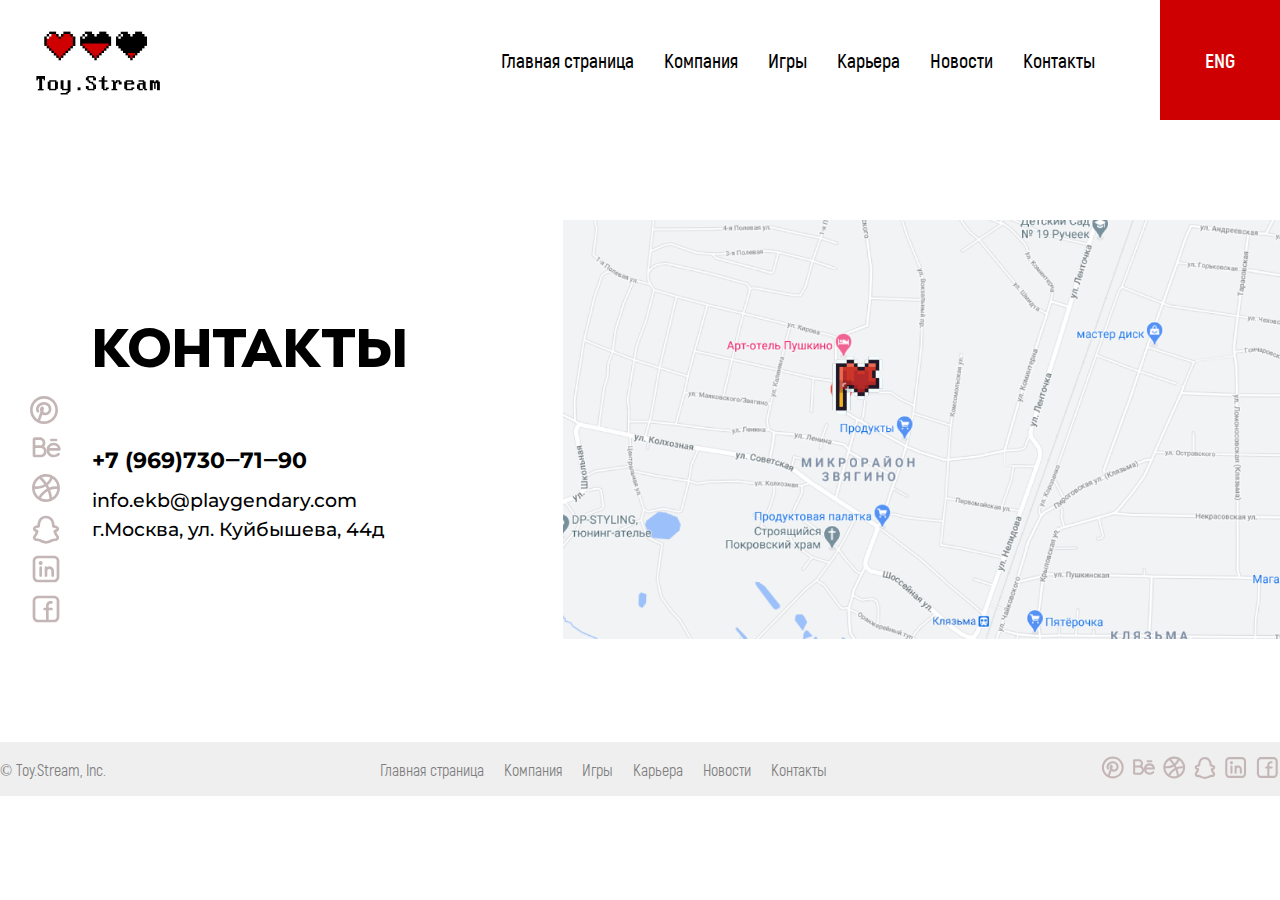
<file: contacts.html>
<!DOCTYPE html>
<html lang="ru">
<head>
	<meta charset="UTF-8">
	<meta name="viewport" content="width=device-width, initial-scale=1.0">
	<title>Контакты</title>
	<link rel="stylesheet" href="style.css">
</head>
<body>
		<header class="header">
		<div class="header__container-contacts container">
			<div class="header__top">
			<div class="header__logo">
                 <img src="images/logo.png" alt="лого" class="header__logo-img">
			</div>
			<nav class="header__menu">
			<ul class="header__list">
				<li class="header__item">
				    <a href="index.html" class="header__link">Главная страница</a>
				</li>
				<li class="header__item">
				    <a href="team.html" class="header__link">Компания</a>
				</li>
				<li class="header__item">
				    <a href="games.html" class="header__link">Игры</a>
				</li>
				<li class="header__item">
				    <a href="career.html" class="header__link">Карьера</a>
				</li>
				<li class="header__item">
				    <a href="news.html" class="header__link">Новости</a>
				</li>
				<li class="header__item">
				    <a href="contacts.html" class="header__link">Контакты</a>
				</li>
				<li class="header__item btn">
					<button class="header__button">Eng</button>
				</li>
			</ul>
		</nav>
		<div class="header__burger">
			<span></span>
		</div>
	</div>

	<div class="header__contacts contacts  basic">		

			<ul class="contacts__icons icons">
					<li class="contacts__icon icon">
						<a href="#" class="contacts__icon-link icon-link">
						
							<svg xmlns="http://www.w3.org/2000/svg" width="28" height="28" viewBox="0 0 28 28" fill="none">
<path fill-rule="evenodd" clip-rule="evenodd" d="M2.66667 14C2.66748 11.5887 3.43734 9.2405 4.86435 7.29678C6.29135 5.35305 8.3011 3.91513 10.6014 3.19205C12.9018 2.46896 15.3728 2.49841 17.6552 3.2761C19.9377 4.05379 21.9126 5.5392 23.2929 7.51637C24.6732 9.49355 25.3869 11.8594 25.3302 14.2701C25.2736 16.6807 24.4495 19.0104 22.9779 20.9206C21.5063 22.8308 19.4637 24.2218 17.1473 24.8914C14.8308 25.561 12.3612 25.4743 10.0973 24.644C10.8666 22.5821 11.6128 20.5118 12.336 18.4333C13.1013 18.98 14.0893 19.3333 15.3333 19.3333C17.9133 19.3333 20.6333 17.6333 21.3067 14.2613C22.156 10.028 18.7653 6 14 6C11.996 6 10.0253 6.80533 8.55067 8.08267C7.07333 9.364 6 11.2093 6 13.3333C6 14.3667 6.312 15.5173 7.05467 16.2747C7.30634 16.5224 7.64525 16.6613 7.99839 16.6616C8.35153 16.6618 8.69064 16.5234 8.94267 16.276C9.18775 16.0311 9.32787 15.7004 9.33334 15.3539C9.33882 15.0075 9.20922 14.6725 8.972 14.42C7.924 13.1133 9.30533 10.9587 10.2973 10.0987C11.328 9.20533 12.6893 8.66667 14 8.66667C17.236 8.66667 19.1787 11.3053 18.6933 13.7387C18.288 15.7573 16.752 16.6667 15.3333 16.6667C14.2427 16.6667 13.656 16.2067 13.28 15.6107C13.4853 14.9653 13.66 14.3787 13.7853 13.9013C14.0413 12.9187 14.196 11.7333 13.312 10.996C12.6547 10.4493 11.8787 10.5693 11.404 10.808C10.52 11.248 10 12.28 10 13.3333C10 13.9213 10.092 14.8333 10.4227 15.776C9.56227 18.3421 8.65634 20.8927 7.70533 23.4267C6.15419 22.3918 4.88264 20.9898 4.00363 19.3453C3.12463 17.7008 2.66537 15.8647 2.66667 14ZM14 0C6.268 0 0 6.268 0 14C0 21.732 6.268 28 14 28C21.732 28 28 21.732 28 14C28 6.268 21.732 0 14 0Z"/>
</svg>
						</a>
						</li>
					<li class="contacts__icon icon">	
					<a href="#" class="contacts__icon-link icon-link">
						<svg xmlns="http://www.w3.org/2000/svg" width="32" height="32" viewBox="0 0 32 32" fill="none">
  <path fill-rule="evenodd" clip-rule="evenodd" d="M15.3332 11.3333C15.3332 12.528 14.8838 13.6186 14.1452 14.444C15.182 15.1814 15.9575 16.2294 16.3597 17.4364C16.762 18.6435 16.7701 19.9472 16.3829 21.1591C15.9957 22.3711 15.2333 23.4286 14.2058 24.179C13.1783 24.9293 11.9388 25.3335 10.6665 25.3333H4.6665C4.13607 25.3333 3.62736 25.1226 3.25229 24.7475C2.87722 24.3725 2.6665 23.8637 2.6665 23.3333V7.33331C2.6665 6.80288 2.87722 6.29417 3.25229 5.9191C3.62736 5.54403 4.13607 5.33331 4.6665 5.33331H9.99984C11.4143 5.33331 12.7709 5.89522 13.7711 6.89541C14.7713 7.8956 15.3332 9.25216 15.3332 10.6666V11.3333ZM5.33317 13.3333V7.99998H9.99984C10.7071 7.99998 11.3854 8.28093 11.8855 8.78103C12.3856 9.28113 12.6665 9.9594 12.6665 10.6666V11.3333C12.6665 11.8637 12.4558 12.3725 12.0807 12.7475C11.7056 13.1226 11.1969 13.3333 10.6665 13.3333H5.33317ZM5.33317 16H10.6665C11.5506 16 12.3984 16.3512 13.0235 16.9763C13.6486 17.6014 13.9998 18.4493 13.9998 19.3333C13.9998 20.2174 13.6486 21.0652 13.0235 21.6903C12.3984 22.3155 11.5506 22.6666 10.6665 22.6666H5.33317V16Z"/>
  <path d="M20 8.00002C20 7.6464 20.1405 7.30726 20.3905 7.05721C20.6406 6.80716 20.9797 6.66669 21.3333 6.66669H26C26.3536 6.66669 26.6928 6.80716 26.9428 7.05721C27.1929 7.30726 27.3333 7.6464 27.3333 8.00002C27.3333 8.35364 27.1929 8.69278 26.9428 8.94283C26.6928 9.19288 26.3536 9.33335 26 9.33335H21.3333C20.9797 9.33335 20.6406 9.19288 20.3905 8.94283C20.1405 8.69278 20 8.35364 20 8.00002Z"/>
  <path fill-rule="evenodd" clip-rule="evenodd" d="M23.6665 10.6666C19.8785 10.6666 16.6665 13.576 16.6665 17.3333V18.6666C16.6665 22.424 19.8785 25.3333 23.6665 25.3333C25.6865 25.3333 27.1492 24.752 28.1292 24.12C28.7185 23.7413 29.1812 23.28 29.6265 22.7493C29.8203 22.4583 29.892 22.1028 29.8262 21.7594C29.7604 21.4161 29.5624 21.1123 29.2748 20.9135C28.9872 20.7147 28.633 20.6368 28.2886 20.6967C27.9441 20.7565 27.6369 20.9492 27.4332 21.2333C27.2216 21.4881 26.9693 21.7062 26.6865 21.8786C26.1118 22.248 25.1452 22.6666 23.6665 22.6666C21.1958 22.6666 19.3332 20.8 19.3332 18.6666H29.3332C29.6868 18.6666 30.0259 18.5261 30.276 18.2761C30.526 18.0261 30.6665 17.6869 30.6665 17.3333C30.6665 13.576 27.4545 10.6666 23.6665 10.6666ZM27.7505 16C27.1638 14.4786 25.6012 13.3333 23.6665 13.3333C21.7318 13.3333 20.1692 14.4786 19.5825 16H27.7505Z"/>
</svg>
					</a>
					</li>
					<li class="contacts__icon icon">
					<a href="#" class="contacts__icon-link icon-link">
						<svg xmlns="http://www.w3.org/2000/svg" width="32" height="32" viewBox="0 0 32 32" fill="none">
  <path fill-rule="evenodd" clip-rule="evenodd" d="M4.79467 14.2906C8.25067 14.5773 11.56 13.884 14.3 12.3173C12.9215 10.2697 11.3064 8.39186 9.488 6.72262C8.23517 7.60177 7.17341 8.72558 6.36678 10.0263C5.56015 11.327 5.02535 12.7776 4.79467 14.2906ZM8.92533 3.91729C6.81662 5.15139 5.06778 6.91612 3.8528 9.03591C2.63781 11.1557 1.99903 13.5567 2 16C2 23.732 8.268 30 16 30C23.732 30 30 23.732 30 16C30 8.26796 23.732 1.99996 16 1.99996C13.5131 1.99593 11.0704 2.65748 8.92533 3.91596V3.91729ZM11.9733 5.40129C13.6545 7.03458 15.1638 8.836 16.4773 10.7773C18.1401 9.34269 19.4303 7.52637 20.2373 5.48396C18.8905 4.94187 17.4518 4.66436 16 4.66662C14.6246 4.66509 13.2605 4.91451 11.9747 5.40262L11.9733 5.40129ZM22.588 6.77729C21.5677 9.22706 19.9588 11.3873 17.904 13.0666C18.368 13.8786 18.7987 14.7093 19.1947 15.556C21.7053 14.5786 24.4213 14.128 27.2147 14.3586C26.9939 12.8488 26.4704 11.3991 25.6756 10.0966C24.8808 8.79405 23.831 7.66549 22.5893 6.77862L22.588 6.77729ZM27.2853 17.0413C24.856 16.7933 22.4587 17.1613 20.2293 18.016C21.1509 20.4526 21.7615 22.9958 22.0467 25.5853C23.5164 24.6581 24.7531 23.4053 25.6613 21.9238C26.5694 20.4423 27.1246 18.7717 27.284 17.0413H27.2853ZM19.4773 26.788C19.2811 24.1826 18.7206 21.6176 17.812 19.168C14.988 20.7906 12.564 23.216 10.88 26.1133C12.4667 26.9178 14.221 27.3359 16 27.3333C17.2133 27.3333 18.3827 27.1426 19.4787 26.7893L19.4773 26.788ZM8.65733 24.6333C10.6093 21.3346 13.444 18.5373 16.78 16.688C16.446 15.974 16.0858 15.2726 15.7 14.5853C12.4813 16.4413 8.63333 17.2573 4.70533 16.9573C4.9559 19.9379 6.37687 22.6978 8.65733 24.6333Z"/>
</svg>
						
					</a>
					</li>
					<li class="contacts__icon icon">
					<a href="#" class="contacts__icon-link icon-link">
						<svg xmlns="http://www.w3.org/2000/svg" width="32" height="32" viewBox="0 0 32 32" fill="none">
  <path fill-rule="evenodd" clip-rule="evenodd" d="M9.66449 5.42669C11.2405 3.55469 13.4725 2.66669 16.0005 2.66669C18.5872 2.66669 20.8058 3.71202 22.3525 5.61735C23.7258 7.31069 24.5032 9.59602 24.6445 12.2534L24.7672 12.272L24.7938 12.276C25.0205 12.308 25.2912 12.348 25.5725 12.4027C26.6138 12.604 28.3912 13.1134 29.0032 15.0214C29.3098 15.98 29.1565 16.868 28.6192 17.572C28.1565 18.1787 27.4952 18.5294 27.0218 18.7414C26.7872 18.848 26.5525 18.9387 26.3552 19.0147C26.8165 20.2627 27.6192 21.5467 28.5072 22.7094C29.3432 23.8054 29.1218 25.1934 28.6898 26.0987C28.2565 27.0054 27.3205 28.0414 25.9578 28.1C25.1872 28.1334 24.3778 28.2134 23.5725 28.36C23.2085 28.4267 22.7792 28.572 22.2458 28.792C21.9272 28.9227 21.6352 29.0534 21.3205 29.1934C21.0698 29.3054 20.8058 29.4227 20.5005 29.5534C19.2472 30.092 17.7072 30.6667 16.0005 30.6667C14.2938 30.6667 12.7538 30.092 11.5005 29.5534C11.1952 29.4227 10.9298 29.3054 10.6805 29.1934C10.3739 29.0553 10.0655 28.9215 9.75515 28.792C9.22182 28.572 8.79249 28.4254 8.42849 28.3587C7.62315 28.212 6.81382 28.1334 6.04182 28.1C4.68049 28.0414 3.74315 27.0054 3.31115 26.0987C2.87915 25.1934 2.65782 23.8054 3.49382 22.7094C4.38715 21.5387 5.19382 20.2454 5.65382 18.9894C5.45197 18.91 5.25234 18.825 5.05515 18.7347C4.59382 18.5187 3.96715 18.1734 3.50449 17.5947C2.98849 16.9467 2.76049 16.1107 2.96315 15.1534C3.39515 13.104 5.32315 12.5934 6.34182 12.4014C6.63115 12.348 6.91249 12.308 7.14849 12.2747L7.19515 12.268L7.35515 12.2454C7.48715 9.41202 8.25915 7.09469 9.66449 5.42669ZM11.7045 7.14402C10.6872 8.35069 10.0005 10.2907 10.0005 13.144V13.2827L9.97115 13.42C9.82315 14.1187 9.28582 14.4454 9.01915 14.5707C8.73915 14.7027 8.43649 14.768 8.22315 14.808C8.01515 14.8467 7.78315 14.8787 7.57649 14.9067L7.51515 14.916C7.28723 14.9462 7.06006 14.9817 6.83382 15.0227C5.81382 15.2134 5.62049 15.4667 5.57115 15.7027C5.53649 15.872 5.56715 15.9067 5.58449 15.9254L5.58982 15.9307C5.66049 16.02 5.83115 16.1534 6.18582 16.3187C6.35115 16.396 6.52582 16.4667 6.71915 16.5454L6.76715 16.564C6.93649 16.6307 7.13782 16.712 7.31515 16.796C7.48982 16.876 7.78182 17.0227 8.02982 17.26C8.31782 17.536 8.66582 18.0747 8.49649 18.7854C8.01115 20.8267 6.78582 22.792 5.61515 24.3254C5.59734 24.3702 5.59004 24.4186 5.59382 24.4667C5.59382 24.5934 5.62982 24.7667 5.71649 24.9494C5.80449 25.132 5.91649 25.272 6.02049 25.356C6.10582 25.4254 6.15382 25.436 6.15915 25.436C7.02715 25.4734 7.95915 25.564 8.90582 25.736C9.54982 25.8534 10.1858 26.0854 10.7725 26.328C11.0965 26.4614 11.4685 26.6267 11.8298 26.7867C12.0818 26.8987 12.3285 27.008 12.5498 27.1027C13.7485 27.616 14.8672 28 16.0005 28C17.1338 28 18.2538 27.616 19.4512 27.1027C19.6725 27.008 19.9192 26.8974 20.1712 26.7867C20.5312 26.6267 20.9045 26.4614 21.2272 26.328C21.8138 26.0854 22.4498 25.8534 23.0938 25.736C24.0405 25.5627 24.9738 25.4734 25.8405 25.436C25.8485 25.436 25.8952 25.4254 25.9805 25.356C26.1094 25.2435 26.213 25.1049 26.2845 24.9494C26.3593 24.799 26.4011 24.6345 26.4072 24.4667C26.4072 24.3427 26.3765 24.3134 26.3872 24.328C25.2165 22.7947 23.9898 20.828 23.5032 18.7854C23.3232 18.0254 23.7352 17.4787 24.0192 17.2254C24.2725 17.0014 24.5685 16.8614 24.7485 16.7827C24.9285 16.7027 25.1312 16.6267 25.3045 16.5614L25.3685 16.536C25.5725 16.46 25.7552 16.3894 25.9272 16.3107C26.2872 16.1494 26.4405 16.0254 26.4925 15.9627C26.4878 15.9196 26.4784 15.8771 26.4645 15.836C26.3432 15.4574 26.0005 15.2014 25.0645 15.02C24.8525 14.98 24.6378 14.948 24.4112 14.9134L24.3605 14.9067C24.1495 14.878 23.9392 14.8442 23.7298 14.8054C23.4582 14.7578 23.1942 14.6744 22.9445 14.5574C22.6645 14.4187 22.1712 14.0867 22.0298 13.42L22.0005 13.2827V13.1427C22.0005 10.5427 21.3245 8.58269 20.2818 7.29869C19.2618 6.04002 17.8152 5.33335 16.0005 5.33335C14.1272 5.33335 12.6938 5.96802 11.7032 7.14402H11.7045Z"/>
</svg>
					</a>
					</li>
					<li class="contacts__icon icon">
					<a href="#" class="contacts__icon-link icon-link">
						<svg xmlns="http://www.w3.org/2000/svg" width="32" height="32" viewBox="0 0 32 32" fill="none">
  <path fill-rule="evenodd" clip-rule="evenodd" d="M8.00033 2.66669C6.58584 2.66669 5.22928 3.22859 4.22909 4.22878C3.2289 5.22898 2.66699 6.58553 2.66699 8.00002V24C2.66699 25.4145 3.2289 26.7711 4.22909 27.7713C5.22928 28.7715 6.58584 29.3334 8.00033 29.3334H24.0003C25.4148 29.3334 26.7714 28.7715 27.7716 27.7713C28.7718 26.7711 29.3337 25.4145 29.3337 24V8.00002C29.3337 6.58553 28.7718 5.22898 27.7716 4.22878C26.7714 3.22859 25.4148 2.66669 24.0003 2.66669H8.00033ZM5.33366 8.00002C5.33366 7.29278 5.61461 6.6145 6.11471 6.1144C6.6148 5.61431 7.29308 5.33335 8.00033 5.33335H24.0003C24.7076 5.33335 25.3858 5.61431 25.8859 6.1144C26.386 6.6145 26.667 7.29278 26.667 8.00002V24C26.667 24.7073 26.386 25.3855 25.8859 25.8856C25.3858 26.3857 24.7076 26.6667 24.0003 26.6667H8.00033C7.29308 26.6667 6.6148 26.3857 6.11471 25.8856C5.61461 25.3855 5.33366 24.7073 5.33366 24V8.00002ZM12.0003 14.6667C12.0003 14.3131 11.8598 13.9739 11.6098 13.7239C11.3598 13.4738 11.0206 13.3334 10.667 13.3334C10.3134 13.3334 9.97423 13.4738 9.72418 13.7239C9.47413 13.9739 9.33366 14.3131 9.33366 14.6667V22.6667C9.33366 23.0203 9.47413 23.3594 9.72418 23.6095C9.97423 23.8595 10.3134 24 10.667 24C11.0206 24 11.3598 23.8595 11.6098 23.6095C11.8598 23.3594 12.0003 23.0203 12.0003 22.6667V14.6667ZM12.667 10C12.667 10.5305 12.4563 11.0392 12.0812 11.4142C11.7061 11.7893 11.1974 12 10.667 12C10.1366 12 9.62785 11.7893 9.25278 11.4142C8.87771 11.0392 8.66699 10.5305 8.66699 10C8.66699 9.46959 8.87771 8.96088 9.25278 8.58581C9.62785 8.21073 10.1366 8.00002 10.667 8.00002C11.1974 8.00002 11.7061 8.21073 12.0812 8.58581C12.4563 8.96088 12.667 9.46959 12.667 10ZM16.0003 13.3334C16.4537 13.3334 16.8537 13.56 17.0937 13.904C17.7809 13.5295 18.551 13.3333 19.3337 13.3334C22.2137 13.3334 24.0003 15.9014 24.0003 18.0947V22.6667C24.0003 23.0203 23.8598 23.3594 23.6098 23.6095C23.3598 23.8595 23.0206 24 22.667 24C22.3134 24 21.9742 23.8595 21.7242 23.6095C21.4741 23.3594 21.3337 23.0203 21.3337 22.6667V18.0934C21.3337 17.0694 20.4537 15.9987 19.3337 15.9987C18.635 15.9987 17.863 16.3787 17.3337 17.2827V22.6667C17.3337 23.0203 17.1932 23.3594 16.9431 23.6095C16.6931 23.8595 16.3539 24 16.0003 24C15.6467 24 15.3076 23.8595 15.0575 23.6095C14.8075 23.3594 14.667 23.0203 14.667 22.6667V14.6667C14.667 14.3131 14.8075 13.9739 15.0575 13.7239C15.3076 13.4738 15.6467 13.3334 16.0003 13.3334Z"/>
</svg>
					</a>
					</li>
					<li class="contacts__icon icon">
					<a href="#" class="contacts__icon-link icon-link">
						<svg xmlns="http://www.w3.org/2000/svg" width="32" height="32" viewBox="0 0 32 32" fill="none">
  <path fill-rule="evenodd" clip-rule="evenodd" d="M2.66699 8.00002C2.66699 6.58553 3.2289 5.22898 4.22909 4.22878C5.22928 3.22859 6.58584 2.66669 8.00033 2.66669H24.0003C25.4148 2.66669 26.7714 3.22859 27.7716 4.22878C28.7718 5.22898 29.3337 6.58553 29.3337 8.00002V24C29.3337 25.4145 28.7718 26.7711 27.7716 27.7713C26.7714 28.7715 25.4148 29.3334 24.0003 29.3334H8.00033C6.58584 29.3334 5.22928 28.7715 4.22909 27.7713C3.2289 26.7711 2.66699 25.4145 2.66699 24V8.00002ZM8.00033 5.33335C7.29308 5.33335 6.6148 5.61431 6.11471 6.1144C5.61461 6.6145 5.33366 7.29278 5.33366 8.00002V24C5.33366 24.7073 5.61461 25.3855 6.11471 25.8856C6.6148 26.3857 7.29308 26.6667 8.00033 26.6667H16.0003V17.3334H14.667C14.3134 17.3334 13.9742 17.1929 13.7242 16.9428C13.4741 16.6928 13.3337 16.3536 13.3337 16C13.3337 15.6464 13.4741 15.3073 13.7242 15.0572C13.9742 14.8072 14.3134 14.6667 14.667 14.6667H16.0003V12.6667C16.0003 11.429 16.492 10.242 17.3672 9.36686C18.2423 8.49169 19.4293 8.00002 20.667 8.00002H21.467C21.8206 8.00002 22.1597 8.1405 22.4098 8.39054C22.6598 8.64059 22.8003 8.97973 22.8003 9.33335C22.8003 9.68698 22.6598 10.0261 22.4098 10.2762C22.1597 10.5262 21.8206 10.6667 21.467 10.6667H20.667C20.4043 10.6667 20.1443 10.7184 19.9016 10.8189C19.659 10.9194 19.4385 11.0668 19.2528 11.2525C19.0671 11.4382 18.9197 11.6587 18.8192 11.9013C18.7187 12.144 18.667 12.404 18.667 12.6667V14.6667H21.467C21.8206 14.6667 22.1597 14.8072 22.4098 15.0572C22.6598 15.3073 22.8003 15.6464 22.8003 16C22.8003 16.3536 22.6598 16.6928 22.4098 16.9428C22.1597 17.1929 21.8206 17.3334 21.467 17.3334H18.667V26.6667H24.0003C24.7076 26.6667 25.3858 26.3857 25.8859 25.8856C26.386 25.3855 26.667 24.7073 26.667 24V8.00002C26.667 7.29278 26.386 6.6145 25.8859 6.1144C25.3858 5.61431 24.7076 5.33335 24.0003 5.33335H8.00033Z"/>
</svg>
					</a>
				</li>
			</ul>
			<div class="contacts__wrapper">
				<div class="contacts__content">
					<h1 class="contacts__title title">Контакты</h1>
					<a href="tel:+79697307190" class="contacts__tel">+7 (969)730‒71‒90</a>
					<p class="contacts__address">info.ekb@playgendary.com</p>
					<p class="contacts__address">г.Москва, ул. Куйбышева, 44д</p>
				</div>
				<div class="contacts__map">
					<img src="images/company1.png" alt="иконка">
				</div>
			</div>


		</div>
	</div>
</header>

<footer class="footer">
				<div class="footer__container container">
				<p class="footer__text">© Toy.Stream, Inc.</p>
				<ul class="footer__list">
				<li class="footer__item">
				    <a href="index.html" class="footer__link">Главная страница</a>
				</li>
				<li class="footer__item">
				    <a href="team.html" class="footer__link">Компания</a>
				</li>
				<li class="footer__item">
				    <a href="games.html" class="footer__link">Игры</a>
				</li>
				<li class="footer__item">
				    <a href="career.html" class="footer__link">Карьера</a>
				</li>
				<li class="footer__item">
				    <a href="news.html" class="footer__link">Новости</a>
				</li>
				<li class="footer__item">
				    <a href="contacts.html" class="footer__link">Контакты</a>
				</li>
			</ul>
				
			<ul class="footer__icons">
					<li class="footer__icon">
						<a href="#" class="footer__icon-link">
							<svg xmlns="http://www.w3.org/2000/svg" width="26" height="25" viewBox="0 0 26 25" fill="none">
  <path fill-rule="evenodd" clip-rule="evenodd" d="M3.93572 12.4961C3.93635 10.6129 4.53762 8.77892 5.65212 7.26085C6.76662 5.74279 8.33626 4.61976 10.1328 4.05503C11.9294 3.49029 13.8593 3.51329 15.6419 4.12067C17.4245 4.72806 18.9669 5.88817 20.045 7.43236C21.123 8.97655 21.6804 10.8243 21.6361 12.707C21.5919 14.5898 20.9483 16.4093 19.7989 17.9012C18.6496 19.393 17.0544 20.4794 15.2452 21.0024C13.436 21.5254 11.5072 21.4577 9.73913 20.8092C10.3399 19.1988 10.9227 17.5819 11.4875 15.9586C12.0853 16.3855 12.8569 16.6615 13.8285 16.6615C15.8435 16.6615 17.9678 15.3338 18.4937 12.7002C19.157 9.39396 16.5089 6.24806 12.7871 6.24806C11.222 6.24806 9.6829 6.87703 8.53117 7.87464C7.37736 8.87537 6.53908 10.3166 6.53908 11.9755C6.53908 12.7825 6.78275 13.6812 7.36278 14.2727C7.55934 14.4661 7.82403 14.5747 8.09984 14.5749C8.37564 14.5751 8.64049 14.4669 8.83732 14.2737C9.02873 14.0824 9.13817 13.8241 9.14245 13.5536C9.14672 13.283 9.0455 13.0214 8.86023 12.8242C8.04174 11.8036 9.12057 10.1208 9.89533 9.44915C10.7003 8.75145 11.7635 8.33075 12.7871 8.33075C15.3145 8.33075 16.8317 10.3916 16.4527 12.292C16.1361 13.8686 14.9365 14.5788 13.8285 14.5788C12.9767 14.5788 12.5185 14.2196 12.2248 13.7541C12.3852 13.2501 12.5216 12.7919 12.6195 12.4191C12.8194 11.6516 12.9402 10.7258 12.2498 10.15C11.7364 9.72303 11.1304 9.81675 10.7596 10.0031C10.0692 10.3468 9.66311 11.1528 9.66311 11.9755C9.66311 12.4347 9.73496 13.147 9.99322 13.8832C9.32124 15.8874 8.6137 17.8794 7.87096 19.8584C6.6595 19.0502 5.66641 17.9552 4.9799 16.6709C4.29339 15.3865 3.93471 13.9525 3.93572 12.4961ZM12.7871 1.56201C6.74839 1.56201 1.85303 6.45737 1.85303 12.4961C1.85303 18.5349 6.74839 23.4302 12.7871 23.4302C18.8259 23.4302 23.7213 18.5349 23.7213 12.4961C23.7213 6.45737 18.8259 1.56201 12.7871 1.56201Z"/>
</svg>
						</a>
						</li>
					<li class="footer__icon">	
					<a href="#" class="footer__icon-link">
						<svg xmlns="http://www.w3.org/2000/svg" width="25" height="25" viewBox="0 0 25 25" fill="none">
  <path fill-rule="evenodd" clip-rule="evenodd" d="M11.9777 8.85145C11.9777 9.7845 11.6268 10.6363 11.0499 11.2809C11.8596 11.8569 12.4653 12.6753 12.7795 13.618C13.0936 14.5608 13.1 15.579 12.7976 16.5255C12.4952 17.4721 11.8997 18.298 11.0972 18.884C10.2947 19.47 9.32672 19.7857 8.33303 19.7856H3.64698C3.2327 19.7856 2.8354 19.621 2.54247 19.3281C2.24953 19.0351 2.08496 18.6378 2.08496 18.2236V5.72742C2.08496 5.31315 2.24953 4.91584 2.54247 4.62291C2.8354 4.32997 3.2327 4.16541 3.64698 4.16541H7.81236C8.91708 4.16541 9.97656 4.60426 10.7577 5.38542C11.5389 6.16658 11.9777 7.22606 11.9777 8.33078V8.85145ZM4.16765 10.4135V6.24809H7.81236C8.36472 6.24809 8.89446 6.46752 9.28504 6.8581C9.67562 7.24868 9.89504 7.77842 9.89504 8.33078V8.85145C9.89504 9.26573 9.73047 9.66303 9.43754 9.95597C9.14461 10.2489 8.7473 10.4135 8.33303 10.4135H4.16765ZM4.16765 12.4962H8.33303C9.02348 12.4962 9.68566 12.7704 10.1739 13.2587C10.6621 13.7469 10.9364 14.4091 10.9364 15.0995C10.9364 15.79 10.6621 16.4521 10.1739 16.9404C9.68566 17.4286 9.02348 17.7029 8.33303 17.7029H4.16765V12.4962Z" fill="#C4B6B6"/>
  <path d="M15.6226 6.24801C15.6226 5.97183 15.7323 5.70696 15.9276 5.51167C16.1229 5.31638 16.3877 5.20667 16.6639 5.20667H20.3086C20.5848 5.20667 20.8497 5.31638 21.0449 5.51167C21.2402 5.70696 21.35 5.97183 21.35 6.24801C21.35 6.52419 21.2402 6.78906 21.0449 6.98435C20.8497 7.17964 20.5848 7.28935 20.3086 7.28935H16.6639C16.3877 7.28935 16.1229 7.17964 15.9276 6.98435C15.7323 6.78906 15.6226 6.52419 15.6226 6.24801Z" fill="#C4B6B6"/>
  <path fill-rule="evenodd" clip-rule="evenodd" d="M18.4861 8.33081C15.5276 8.33081 13.019 10.603 13.019 13.5375V14.5789C13.019 17.5134 15.5276 19.7856 18.4861 19.7856C20.0637 19.7856 21.2061 19.3316 21.9715 18.838C22.4318 18.5422 22.7931 18.1819 23.1409 17.7675C23.2922 17.5402 23.3482 17.2626 23.2969 16.9944C23.2455 16.7262 23.0908 16.489 22.8662 16.3337C22.6416 16.1785 22.365 16.1176 22.096 16.1644C21.8269 16.2111 21.587 16.3616 21.4279 16.5835C21.2626 16.7825 21.0656 16.9528 20.8447 17.0875C20.3959 17.3759 19.641 17.7029 18.4861 17.7029C16.5565 17.7029 15.1017 16.245 15.1017 14.5789H22.9118C23.188 14.5789 23.4529 14.4692 23.6482 14.2739C23.8434 14.0786 23.9532 13.8137 23.9532 13.5375C23.9532 10.603 21.4446 8.33081 18.4861 8.33081ZM21.6757 12.4962C21.2175 11.308 19.9971 10.4135 18.4861 10.4135C16.9751 10.4135 15.7547 11.308 15.2965 12.4962H21.6757Z"/>
</svg>
					</a>
					</li>
					<li class="footer__icon">
					<a href="#" class="footer__icon-link">
						<svg xmlns="http://www.w3.org/2000/svg" width="26" height="25" viewBox="0 0 26 25" fill="none">
  <path fill-rule="evenodd" clip-rule="evenodd" d="M4.45903 11.1611C7.15819 11.385 9.74281 10.8435 11.8828 9.61995C10.8062 8.02078 9.54471 6.55415 8.12456 5.25047C7.14609 5.93708 6.31685 6.81479 5.68686 7.83065C5.05687 8.8465 4.63919 9.97945 4.45903 11.1611ZM7.68511 3.05948C6.03819 4.02332 4.67233 5.40159 3.72342 7.05716C2.7745 8.71273 2.27561 10.5879 2.27637 12.4961C2.27637 18.5349 7.17173 23.4303 13.2105 23.4303C19.2492 23.4303 24.1446 18.5349 24.1446 12.4961C24.1446 6.45738 19.2492 1.56203 13.2105 1.56203C11.2682 1.55888 9.36039 2.07556 7.68511 3.05844V3.05948ZM10.0656 4.21849C11.3787 5.4941 12.5574 6.90103 13.5833 8.41719C14.8819 7.29676 15.8895 5.8782 16.5199 4.28306C15.468 3.85968 14.3444 3.64295 13.2105 3.64471C12.1363 3.64352 11.0709 3.83831 10.0667 4.21954L10.0656 4.21849ZM18.3558 5.29316C17.5589 7.20645 16.3024 8.89363 14.6975 10.2052C15.0599 10.8394 15.3963 11.4881 15.7055 12.1494C17.6664 11.3861 19.7876 11.0341 21.9692 11.2142C21.7968 10.0351 21.3879 8.90285 20.7672 7.88556C20.1464 6.86827 19.3266 5.98685 18.3568 5.2942L18.3558 5.29316ZM22.0244 13.3094C20.1271 13.1157 18.2548 13.4032 16.5136 14.0707C17.2334 15.9737 17.7102 17.96 17.933 19.9824C19.0808 19.2582 20.0467 18.2798 20.756 17.1227C21.4653 15.9656 21.8989 14.6609 22.0234 13.3094H22.0244ZM15.9263 20.9217C15.7731 18.8869 15.3353 16.8836 14.6257 14.9704C12.4201 16.2377 10.5269 18.1319 9.21172 20.3947C10.4509 21.0231 11.8211 21.3496 13.2105 21.3476C14.1581 21.3476 15.0714 21.1987 15.9274 20.9227L15.9263 20.9217ZM7.4758 19.2388C9.00033 16.6626 11.2142 14.4778 13.8197 13.0335C13.5588 12.4759 13.2775 11.9281 12.9762 11.3913C10.4624 12.8408 7.45706 13.4781 4.38926 13.2438C4.58495 15.5717 5.69474 17.7272 7.4758 19.2388Z"/>
</svg>
						
					</a>
					</li>
					<li class="footer__icon">
					<a href="#" class="footer__icon-link">
						<svg xmlns="http://www.w3.org/2000/svg" width="26" height="25" viewBox="0 0 26 25" fill="none">
  <path fill-rule="evenodd" clip-rule="evenodd" d="M7.97333 4.23822C9.2042 2.77618 10.9474 2.08264 12.9218 2.08264C14.942 2.08264 16.6748 2.89906 17.8828 4.38714C18.9553 5.70964 19.5625 7.49451 19.6728 9.56991L19.7686 9.58449L19.7895 9.58761C19.9665 9.6126 20.1779 9.64384 20.3976 9.68654C21.2109 9.84378 22.599 10.2416 23.077 11.7317C23.3165 12.4805 23.1967 13.174 22.7771 13.7238C22.4157 14.1976 21.8992 14.4715 21.5296 14.6371C21.3463 14.7204 21.163 14.7912 21.0089 14.8506C21.3692 15.8253 21.9961 16.8281 22.6896 17.7361C23.3425 18.5921 23.1697 19.6762 22.8323 20.3832C22.4938 21.0913 21.7628 21.9005 20.6986 21.9463C20.0967 21.9723 19.4646 22.0348 18.8356 22.1493C18.5513 22.2014 18.216 22.3149 17.7995 22.4867C17.5506 22.5888 17.3225 22.6908 17.0768 22.8002C16.881 22.8877 16.6748 22.9793 16.4363 23.0814C15.4575 23.5021 14.2547 23.9509 12.9218 23.9509C11.5889 23.9509 10.3861 23.5021 9.40726 23.0814C9.1688 22.9793 8.96157 22.8877 8.76684 22.8002C8.52742 22.6923 8.2865 22.5878 8.04414 22.4867C7.62761 22.3149 7.29229 22.2004 7.00801 22.1483C6.37904 22.0338 5.74694 21.9723 5.144 21.9463C4.08079 21.9005 3.34872 21.0913 3.01133 20.3832C2.67393 19.6762 2.50107 18.5921 3.15399 17.7361C3.85169 16.8218 4.48171 15.8117 4.84097 14.8308C4.68333 14.7688 4.52741 14.7024 4.37341 14.6319C4.0131 14.4632 3.52367 14.1935 3.16232 13.7415C2.75932 13.2354 2.58125 12.5825 2.73954 11.8348C3.07693 10.2343 4.58272 9.83545 5.3783 9.6855C5.60428 9.64384 5.824 9.6126 6.00832 9.58657L6.04476 9.58136L6.16972 9.56366C6.27282 7.3508 6.87576 5.54095 7.97333 4.23822ZM9.56659 5.57948C8.77204 6.52189 8.23575 8.03705 8.23575 10.2655V10.3738L8.21284 10.4811C8.09725 11.0267 7.67759 11.2819 7.46932 11.3798C7.25064 11.4829 7.01426 11.5339 6.84764 11.5651C6.68519 11.5953 6.504 11.6203 6.34259 11.6422L6.29469 11.6495C6.11668 11.673 5.93925 11.7008 5.76256 11.7328C4.96593 11.8817 4.81494 12.0795 4.77641 12.2639C4.74933 12.3961 4.77328 12.4232 4.78682 12.4378L4.79099 12.4419C4.84618 12.5117 4.97947 12.6158 5.25647 12.745C5.38559 12.8054 5.52201 12.8606 5.673 12.922L5.71049 12.9366C5.84274 12.9886 5.99999 13.0522 6.13848 13.1178C6.2749 13.1802 6.50296 13.2948 6.69665 13.4802C6.92158 13.6957 7.19337 14.1164 7.06112 14.6715C6.68207 16.2658 5.72507 17.8007 4.81077 18.9982C4.79686 19.0333 4.79116 19.071 4.79411 19.1086C4.79411 19.2075 4.82223 19.3429 4.88991 19.4856C4.95864 19.6283 5.04611 19.7376 5.12734 19.8032C5.19399 19.8573 5.23147 19.8657 5.23564 19.8657C5.91355 19.8948 6.64145 19.9656 7.38081 20.1C7.88378 20.1916 8.3805 20.3728 8.83869 20.5623C9.09174 20.6665 9.38227 20.7956 9.66448 20.9206C9.86129 21.008 10.0539 21.0934 10.2268 21.1674C11.163 21.5683 12.0367 21.8682 12.9218 21.8682C13.8069 21.8682 14.6817 21.5683 15.6168 21.1674C15.7897 21.0934 15.9823 21.007 16.1791 20.9206C16.4603 20.7956 16.7519 20.6665 17.0039 20.5623C17.4621 20.3728 17.9588 20.1916 18.4618 20.1C19.2011 19.9646 19.93 19.8948 20.6069 19.8657C20.6132 19.8657 20.6496 19.8573 20.7163 19.8032C20.817 19.7153 20.8979 19.607 20.9537 19.4856C21.0121 19.3682 21.0448 19.2397 21.0495 19.1086C21.0495 19.0118 21.0255 18.9889 21.0339 19.0003C20.1196 17.8028 19.1615 16.2668 18.7814 14.6715C18.6409 14.0779 18.9626 13.6509 19.1844 13.4531C19.3823 13.2781 19.6135 13.1688 19.7541 13.1074C19.8946 13.0449 20.0529 12.9855 20.1883 12.9345L20.2383 12.9147C20.3976 12.8553 20.5403 12.8002 20.6746 12.7387C20.9558 12.6127 21.0755 12.5159 21.1161 12.4669C21.1125 12.4333 21.1051 12.4001 21.0943 12.368C20.9995 12.0723 20.7319 11.8723 20.0009 11.7307C19.8353 11.6995 19.6676 11.6745 19.4906 11.6474L19.451 11.6422C19.2862 11.6198 19.122 11.5934 18.9585 11.563C18.7464 11.5259 18.5401 11.4607 18.3451 11.3694C18.1264 11.2611 17.7411 11.0018 17.6308 10.4811L17.6079 10.3738V10.2645C17.6079 8.23386 17.0799 6.70309 16.2656 5.70027C15.4689 4.71724 14.3391 4.16533 12.9218 4.16533C11.4587 4.16533 10.3393 4.66101 9.56555 5.57948H9.56659Z"/>
</svg>
					</a>
					</li>
					<li class="footer__icon">
					<a href="#" class="footer__icon-link">
						<svg xmlns="http://www.w3.org/2000/svg" width="26" height="25" viewBox="0 0 26 25" fill="none">
  <path fill-rule="evenodd" clip-rule="evenodd" d="M6.3851 2.08264C5.28038 2.08264 4.2209 2.52149 3.43974 3.30265C2.65858 4.08381 2.21973 5.14329 2.21973 6.24802V18.7442C2.21973 19.8489 2.65858 20.9084 3.43974 21.6895C4.2209 22.4707 5.28038 22.9095 6.3851 22.9095H18.8812C19.986 22.9095 21.0454 22.4707 21.8266 21.6895C22.6078 20.9084 23.0466 19.8489 23.0466 18.7442V6.24802C23.0466 5.14329 22.6078 4.08381 21.8266 3.30265C21.0454 2.52149 19.986 2.08264 18.8812 2.08264H6.3851ZM4.30242 6.24802C4.30242 5.69566 4.52184 5.16592 4.91242 4.77534C5.303 4.38476 5.83274 4.16533 6.3851 4.16533H18.8812C19.4336 4.16533 19.9633 4.38476 20.3539 4.77534C20.7445 5.16592 20.9639 5.69566 20.9639 6.24802V18.7442C20.9639 19.2965 20.7445 19.8263 20.3539 20.2168C19.9633 20.6074 19.4336 20.8268 18.8812 20.8268H6.3851C5.83274 20.8268 5.303 20.6074 4.91242 20.2168C4.52184 19.8263 4.30242 19.2965 4.30242 18.7442V6.24802ZM9.50914 11.4547C9.50914 11.1786 9.39942 10.9137 9.20413 10.7184C9.00884 10.5231 8.74397 10.4134 8.46779 10.4134C8.19161 10.4134 7.92674 10.5231 7.73145 10.7184C7.53616 10.9137 7.42645 11.1786 7.42645 11.4547V17.7028C7.42645 17.979 7.53616 18.2439 7.73145 18.4391C7.92674 18.6344 8.19161 18.7442 8.46779 18.7442C8.74397 18.7442 9.00884 18.6344 9.20413 18.4391C9.39942 18.2439 9.50914 17.979 9.50914 17.7028V11.4547ZM10.0298 7.81004C10.0298 8.22431 9.86524 8.62161 9.5723 8.91455C9.27937 9.20748 8.88206 9.37205 8.46779 9.37205C8.05352 9.37205 7.65621 9.20748 7.36328 8.91455C7.07034 8.62161 6.90578 8.22431 6.90578 7.81004C6.90578 7.39576 7.07034 6.99846 7.36328 6.70552C7.65621 6.41259 8.05352 6.24802 8.46779 6.24802C8.88206 6.24802 9.27937 6.41259 9.5723 6.70552C9.86524 6.99846 10.0298 7.39576 10.0298 7.81004ZM12.6332 10.4134C12.9872 10.4134 13.2996 10.5904 13.4871 10.8591C14.0238 10.5666 14.6253 10.4133 15.2365 10.4134C17.4858 10.4134 18.8812 12.419 18.8812 14.132V17.7028C18.8812 17.979 18.7715 18.2439 18.5762 18.4391C18.3809 18.6344 18.1161 18.7442 17.8399 18.7442C17.5637 18.7442 17.2988 18.6344 17.1035 18.4391C16.9083 18.2439 16.7985 17.979 16.7985 17.7028V14.131C16.7985 13.3312 16.1113 12.495 15.2365 12.495C14.6909 12.495 14.0879 12.7918 13.6745 13.4979V17.7028C13.6745 17.979 13.5648 18.2439 13.3695 18.4391C13.1742 18.6344 12.9094 18.7442 12.6332 18.7442C12.357 18.7442 12.0921 18.6344 11.8968 18.4391C11.7015 18.2439 11.5918 17.979 11.5918 17.7028V11.4547C11.5918 11.1786 11.7015 10.9137 11.8968 10.7184C12.0921 10.5231 12.357 10.4134 12.6332 10.4134Z"/>
</svg>
					</a>
					</li>
					<li class="footer__icon">
					<a href="#" class="footer__icon-link">
						<svg xmlns="http://www.w3.org/2000/svg" width="26" height="25" viewBox="0 0 26 25" fill="none">
  <path fill-rule="evenodd" clip-rule="evenodd" d="M2.89062 6.24802C2.89062 5.14329 3.32948 4.08381 4.11064 3.30265C4.8918 2.52149 5.95128 2.08264 7.056 2.08264H19.5521C20.6569 2.08264 21.7163 2.52149 22.4975 3.30265C23.2787 4.08381 23.7175 5.14329 23.7175 6.24802V18.7442C23.7175 19.8489 23.2787 20.9084 22.4975 21.6895C21.7163 22.4707 20.6569 22.9095 19.5521 22.9095H7.056C5.95128 22.9095 4.8918 22.4707 4.11064 21.6895C3.32948 20.9084 2.89063 19.8489 2.89062 18.7442V6.24802ZM7.056 4.16533C6.50364 4.16533 5.9739 4.38476 5.58332 4.77534C5.19274 5.16592 4.97331 5.69566 4.97331 6.24802V18.7442C4.97331 19.2965 5.19274 19.8263 5.58332 20.2168C5.9739 20.6074 6.50364 20.8268 7.056 20.8268H13.3041V13.5374H12.2627C11.9865 13.5374 11.7217 13.4277 11.5264 13.2324C11.3311 13.0371 11.2214 12.7723 11.2214 12.4961C11.2214 12.2199 11.3311 11.955 11.5264 11.7597C11.7217 11.5645 11.9865 11.4547 12.2627 11.4547H13.3041V9.89272C13.3041 8.92609 13.6881 7.99904 14.3716 7.31553C15.0551 6.63201 15.9821 6.24802 16.9488 6.24802H17.5736C17.8498 6.24802 18.1146 6.35773 18.3099 6.55302C18.5052 6.74831 18.6149 7.01318 18.6149 7.28936C18.6149 7.56554 18.5052 7.83041 18.3099 8.0257C18.1146 8.22099 17.8498 8.33071 17.5736 8.33071H16.9488C16.7436 8.33071 16.5405 8.37111 16.351 8.44961C16.1615 8.52811 15.9893 8.64316 15.8443 8.78821C15.6992 8.93326 15.5842 9.10545 15.5057 9.29497C15.4272 9.48448 15.3868 9.6876 15.3868 9.89272V11.4547H17.5736C17.8498 11.4547 18.1146 11.5645 18.3099 11.7597C18.5052 11.955 18.6149 12.2199 18.6149 12.4961C18.6149 12.7723 18.5052 13.0371 18.3099 13.2324C18.1146 13.4277 17.8498 13.5374 17.5736 13.5374H15.3868V20.8268H19.5521C20.1045 20.8268 20.6342 20.6074 21.0248 20.2168C21.4154 19.8263 21.6348 19.2965 21.6348 18.7442V6.24802C21.6348 5.69566 21.4154 5.16592 21.0248 4.77534C20.6342 4.38476 20.1045 4.16533 19.5521 4.16533H7.056Z"/>
                </svg> 
	        </a>
		</li>
	</ul>


				</div>
			</footer>
	
	<script src="js/script.js"></script>
</body>
</html>
</file>
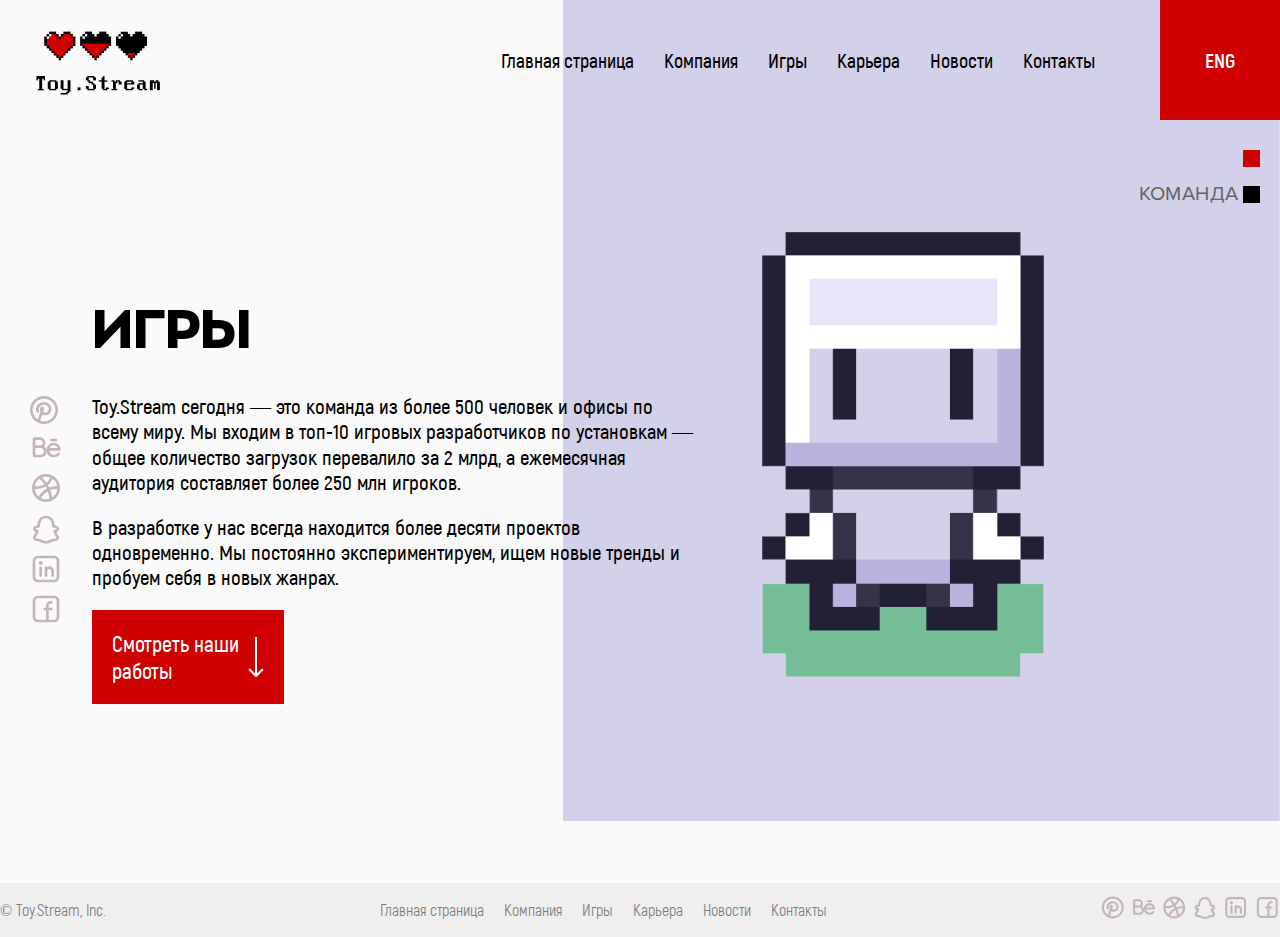
<file: games.html>
<!DOCTYPE html>
<html lang="ru">
<head>
	<meta charset="UTF-8">
	<meta name="viewport" content="width=device-width, initial-scale=1.0">
	<title>Игры</title>
	<link rel="stylesheet" href="style.css">
</head>
<body>
	<header class="header">
		<div class="header__container-games container">
			<div class="header__top">
			<div class="header__logo">
                 <img src="images/logo.png" alt="лого" class="header__logo-img">
			</div>
			<nav class="header__menu">
			<ul class="header__list">
				<li class="header__item">
				    <a href="index.html" class="header__link">Главная страница</a>
				</li>
				<li class="header__item">
				    <a href="team.html" class="header__link">Компания</a>
				</li>
				<li class="header__item">
				    <a href="games.html" class="header__link">Игры</a>
				</li>
				<li class="header__item">
				    <a href="career.html" class="header__link">Карьера</a>
				</li>
				<li class="header__item">
				    <a href="news.html" class="header__link">Новости</a>
				</li>
				<li class="header__item">
				    <a href="contacts.html" class="header__link">Контакты</a>
				</li>
				<li class="header__item btn">
					<button class="header__button">Eng</button>
				</li>
			</ul>
		</nav>
		<div class="header__burger">
			<span></span>
		</div>
	</div>

	<div class="header__games games basic">
					<ul class="games__icons icons">
					<li class="games__icon icon">
						<a href="#" class="games__icon-link icon-link">
						
							<svg xmlns="http://www.w3.org/2000/svg" width="28" height="28" viewBox="0 0 28 28" fill="none">
<path fill-rule="evenodd" clip-rule="evenodd" d="M2.66667 14C2.66748 11.5887 3.43734 9.2405 4.86435 7.29678C6.29135 5.35305 8.3011 3.91513 10.6014 3.19205C12.9018 2.46896 15.3728 2.49841 17.6552 3.2761C19.9377 4.05379 21.9126 5.5392 23.2929 7.51637C24.6732 9.49355 25.3869 11.8594 25.3302 14.2701C25.2736 16.6807 24.4495 19.0104 22.9779 20.9206C21.5063 22.8308 19.4637 24.2218 17.1473 24.8914C14.8308 25.561 12.3612 25.4743 10.0973 24.644C10.8666 22.5821 11.6128 20.5118 12.336 18.4333C13.1013 18.98 14.0893 19.3333 15.3333 19.3333C17.9133 19.3333 20.6333 17.6333 21.3067 14.2613C22.156 10.028 18.7653 6 14 6C11.996 6 10.0253 6.80533 8.55067 8.08267C7.07333 9.364 6 11.2093 6 13.3333C6 14.3667 6.312 15.5173 7.05467 16.2747C7.30634 16.5224 7.64525 16.6613 7.99839 16.6616C8.35153 16.6618 8.69064 16.5234 8.94267 16.276C9.18775 16.0311 9.32787 15.7004 9.33334 15.3539C9.33882 15.0075 9.20922 14.6725 8.972 14.42C7.924 13.1133 9.30533 10.9587 10.2973 10.0987C11.328 9.20533 12.6893 8.66667 14 8.66667C17.236 8.66667 19.1787 11.3053 18.6933 13.7387C18.288 15.7573 16.752 16.6667 15.3333 16.6667C14.2427 16.6667 13.656 16.2067 13.28 15.6107C13.4853 14.9653 13.66 14.3787 13.7853 13.9013C14.0413 12.9187 14.196 11.7333 13.312 10.996C12.6547 10.4493 11.8787 10.5693 11.404 10.808C10.52 11.248 10 12.28 10 13.3333C10 13.9213 10.092 14.8333 10.4227 15.776C9.56227 18.3421 8.65634 20.8927 7.70533 23.4267C6.15419 22.3918 4.88264 20.9898 4.00363 19.3453C3.12463 17.7008 2.66537 15.8647 2.66667 14ZM14 0C6.268 0 0 6.268 0 14C0 21.732 6.268 28 14 28C21.732 28 28 21.732 28 14C28 6.268 21.732 0 14 0Z"/>
</svg>
						</a>
						</li>
					<li class="games__icon icon">	
					<a href="#" class="games__icon-link icon-link">
						<svg xmlns="http://www.w3.org/2000/svg" width="32" height="32" viewBox="0 0 32 32" fill="none">
  <path fill-rule="evenodd" clip-rule="evenodd" d="M15.3332 11.3333C15.3332 12.528 14.8838 13.6186 14.1452 14.444C15.182 15.1814 15.9575 16.2294 16.3597 17.4364C16.762 18.6435 16.7701 19.9472 16.3829 21.1591C15.9957 22.3711 15.2333 23.4286 14.2058 24.179C13.1783 24.9293 11.9388 25.3335 10.6665 25.3333H4.6665C4.13607 25.3333 3.62736 25.1226 3.25229 24.7475C2.87722 24.3725 2.6665 23.8637 2.6665 23.3333V7.33331C2.6665 6.80288 2.87722 6.29417 3.25229 5.9191C3.62736 5.54403 4.13607 5.33331 4.6665 5.33331H9.99984C11.4143 5.33331 12.7709 5.89522 13.7711 6.89541C14.7713 7.8956 15.3332 9.25216 15.3332 10.6666V11.3333ZM5.33317 13.3333V7.99998H9.99984C10.7071 7.99998 11.3854 8.28093 11.8855 8.78103C12.3856 9.28113 12.6665 9.9594 12.6665 10.6666V11.3333C12.6665 11.8637 12.4558 12.3725 12.0807 12.7475C11.7056 13.1226 11.1969 13.3333 10.6665 13.3333H5.33317ZM5.33317 16H10.6665C11.5506 16 12.3984 16.3512 13.0235 16.9763C13.6486 17.6014 13.9998 18.4493 13.9998 19.3333C13.9998 20.2174 13.6486 21.0652 13.0235 21.6903C12.3984 22.3155 11.5506 22.6666 10.6665 22.6666H5.33317V16Z"/>
  <path d="M20 8.00002C20 7.6464 20.1405 7.30726 20.3905 7.05721C20.6406 6.80716 20.9797 6.66669 21.3333 6.66669H26C26.3536 6.66669 26.6928 6.80716 26.9428 7.05721C27.1929 7.30726 27.3333 7.6464 27.3333 8.00002C27.3333 8.35364 27.1929 8.69278 26.9428 8.94283C26.6928 9.19288 26.3536 9.33335 26 9.33335H21.3333C20.9797 9.33335 20.6406 9.19288 20.3905 8.94283C20.1405 8.69278 20 8.35364 20 8.00002Z"/>
  <path fill-rule="evenodd" clip-rule="evenodd" d="M23.6665 10.6666C19.8785 10.6666 16.6665 13.576 16.6665 17.3333V18.6666C16.6665 22.424 19.8785 25.3333 23.6665 25.3333C25.6865 25.3333 27.1492 24.752 28.1292 24.12C28.7185 23.7413 29.1812 23.28 29.6265 22.7493C29.8203 22.4583 29.892 22.1028 29.8262 21.7594C29.7604 21.4161 29.5624 21.1123 29.2748 20.9135C28.9872 20.7147 28.633 20.6368 28.2886 20.6967C27.9441 20.7565 27.6369 20.9492 27.4332 21.2333C27.2216 21.4881 26.9693 21.7062 26.6865 21.8786C26.1118 22.248 25.1452 22.6666 23.6665 22.6666C21.1958 22.6666 19.3332 20.8 19.3332 18.6666H29.3332C29.6868 18.6666 30.0259 18.5261 30.276 18.2761C30.526 18.0261 30.6665 17.6869 30.6665 17.3333C30.6665 13.576 27.4545 10.6666 23.6665 10.6666ZM27.7505 16C27.1638 14.4786 25.6012 13.3333 23.6665 13.3333C21.7318 13.3333 20.1692 14.4786 19.5825 16H27.7505Z"/>
</svg>
					</a>
					</li>
					<li class="games__icon icon">
					<a href="#" class="games__icon-link icon-link">
						<svg xmlns="http://www.w3.org/2000/svg" width="32" height="32" viewBox="0 0 32 32" fill="none">
  <path fill-rule="evenodd" clip-rule="evenodd" d="M4.79467 14.2906C8.25067 14.5773 11.56 13.884 14.3 12.3173C12.9215 10.2697 11.3064 8.39186 9.488 6.72262C8.23517 7.60177 7.17341 8.72558 6.36678 10.0263C5.56015 11.327 5.02535 12.7776 4.79467 14.2906ZM8.92533 3.91729C6.81662 5.15139 5.06778 6.91612 3.8528 9.03591C2.63781 11.1557 1.99903 13.5567 2 16C2 23.732 8.268 30 16 30C23.732 30 30 23.732 30 16C30 8.26796 23.732 1.99996 16 1.99996C13.5131 1.99593 11.0704 2.65748 8.92533 3.91596V3.91729ZM11.9733 5.40129C13.6545 7.03458 15.1638 8.836 16.4773 10.7773C18.1401 9.34269 19.4303 7.52637 20.2373 5.48396C18.8905 4.94187 17.4518 4.66436 16 4.66662C14.6246 4.66509 13.2605 4.91451 11.9747 5.40262L11.9733 5.40129ZM22.588 6.77729C21.5677 9.22706 19.9588 11.3873 17.904 13.0666C18.368 13.8786 18.7987 14.7093 19.1947 15.556C21.7053 14.5786 24.4213 14.128 27.2147 14.3586C26.9939 12.8488 26.4704 11.3991 25.6756 10.0966C24.8808 8.79405 23.831 7.66549 22.5893 6.77862L22.588 6.77729ZM27.2853 17.0413C24.856 16.7933 22.4587 17.1613 20.2293 18.016C21.1509 20.4526 21.7615 22.9958 22.0467 25.5853C23.5164 24.6581 24.7531 23.4053 25.6613 21.9238C26.5694 20.4423 27.1246 18.7717 27.284 17.0413H27.2853ZM19.4773 26.788C19.2811 24.1826 18.7206 21.6176 17.812 19.168C14.988 20.7906 12.564 23.216 10.88 26.1133C12.4667 26.9178 14.221 27.3359 16 27.3333C17.2133 27.3333 18.3827 27.1426 19.4787 26.7893L19.4773 26.788ZM8.65733 24.6333C10.6093 21.3346 13.444 18.5373 16.78 16.688C16.446 15.974 16.0858 15.2726 15.7 14.5853C12.4813 16.4413 8.63333 17.2573 4.70533 16.9573C4.9559 19.9379 6.37687 22.6978 8.65733 24.6333Z"/>
</svg>
						
					</a>
					</li>
					<li class="games__icon icon">
					<a href="#" class="games__icon-link icon-link">
						<svg xmlns="http://www.w3.org/2000/svg" width="32" height="32" viewBox="0 0 32 32" fill="none">
  <path fill-rule="evenodd" clip-rule="evenodd" d="M9.66449 5.42669C11.2405 3.55469 13.4725 2.66669 16.0005 2.66669C18.5872 2.66669 20.8058 3.71202 22.3525 5.61735C23.7258 7.31069 24.5032 9.59602 24.6445 12.2534L24.7672 12.272L24.7938 12.276C25.0205 12.308 25.2912 12.348 25.5725 12.4027C26.6138 12.604 28.3912 13.1134 29.0032 15.0214C29.3098 15.98 29.1565 16.868 28.6192 17.572C28.1565 18.1787 27.4952 18.5294 27.0218 18.7414C26.7872 18.848 26.5525 18.9387 26.3552 19.0147C26.8165 20.2627 27.6192 21.5467 28.5072 22.7094C29.3432 23.8054 29.1218 25.1934 28.6898 26.0987C28.2565 27.0054 27.3205 28.0414 25.9578 28.1C25.1872 28.1334 24.3778 28.2134 23.5725 28.36C23.2085 28.4267 22.7792 28.572 22.2458 28.792C21.9272 28.9227 21.6352 29.0534 21.3205 29.1934C21.0698 29.3054 20.8058 29.4227 20.5005 29.5534C19.2472 30.092 17.7072 30.6667 16.0005 30.6667C14.2938 30.6667 12.7538 30.092 11.5005 29.5534C11.1952 29.4227 10.9298 29.3054 10.6805 29.1934C10.3739 29.0553 10.0655 28.9215 9.75515 28.792C9.22182 28.572 8.79249 28.4254 8.42849 28.3587C7.62315 28.212 6.81382 28.1334 6.04182 28.1C4.68049 28.0414 3.74315 27.0054 3.31115 26.0987C2.87915 25.1934 2.65782 23.8054 3.49382 22.7094C4.38715 21.5387 5.19382 20.2454 5.65382 18.9894C5.45197 18.91 5.25234 18.825 5.05515 18.7347C4.59382 18.5187 3.96715 18.1734 3.50449 17.5947C2.98849 16.9467 2.76049 16.1107 2.96315 15.1534C3.39515 13.104 5.32315 12.5934 6.34182 12.4014C6.63115 12.348 6.91249 12.308 7.14849 12.2747L7.19515 12.268L7.35515 12.2454C7.48715 9.41202 8.25915 7.09469 9.66449 5.42669ZM11.7045 7.14402C10.6872 8.35069 10.0005 10.2907 10.0005 13.144V13.2827L9.97115 13.42C9.82315 14.1187 9.28582 14.4454 9.01915 14.5707C8.73915 14.7027 8.43649 14.768 8.22315 14.808C8.01515 14.8467 7.78315 14.8787 7.57649 14.9067L7.51515 14.916C7.28723 14.9462 7.06006 14.9817 6.83382 15.0227C5.81382 15.2134 5.62049 15.4667 5.57115 15.7027C5.53649 15.872 5.56715 15.9067 5.58449 15.9254L5.58982 15.9307C5.66049 16.02 5.83115 16.1534 6.18582 16.3187C6.35115 16.396 6.52582 16.4667 6.71915 16.5454L6.76715 16.564C6.93649 16.6307 7.13782 16.712 7.31515 16.796C7.48982 16.876 7.78182 17.0227 8.02982 17.26C8.31782 17.536 8.66582 18.0747 8.49649 18.7854C8.01115 20.8267 6.78582 22.792 5.61515 24.3254C5.59734 24.3702 5.59004 24.4186 5.59382 24.4667C5.59382 24.5934 5.62982 24.7667 5.71649 24.9494C5.80449 25.132 5.91649 25.272 6.02049 25.356C6.10582 25.4254 6.15382 25.436 6.15915 25.436C7.02715 25.4734 7.95915 25.564 8.90582 25.736C9.54982 25.8534 10.1858 26.0854 10.7725 26.328C11.0965 26.4614 11.4685 26.6267 11.8298 26.7867C12.0818 26.8987 12.3285 27.008 12.5498 27.1027C13.7485 27.616 14.8672 28 16.0005 28C17.1338 28 18.2538 27.616 19.4512 27.1027C19.6725 27.008 19.9192 26.8974 20.1712 26.7867C20.5312 26.6267 20.9045 26.4614 21.2272 26.328C21.8138 26.0854 22.4498 25.8534 23.0938 25.736C24.0405 25.5627 24.9738 25.4734 25.8405 25.436C25.8485 25.436 25.8952 25.4254 25.9805 25.356C26.1094 25.2435 26.213 25.1049 26.2845 24.9494C26.3593 24.799 26.4011 24.6345 26.4072 24.4667C26.4072 24.3427 26.3765 24.3134 26.3872 24.328C25.2165 22.7947 23.9898 20.828 23.5032 18.7854C23.3232 18.0254 23.7352 17.4787 24.0192 17.2254C24.2725 17.0014 24.5685 16.8614 24.7485 16.7827C24.9285 16.7027 25.1312 16.6267 25.3045 16.5614L25.3685 16.536C25.5725 16.46 25.7552 16.3894 25.9272 16.3107C26.2872 16.1494 26.4405 16.0254 26.4925 15.9627C26.4878 15.9196 26.4784 15.8771 26.4645 15.836C26.3432 15.4574 26.0005 15.2014 25.0645 15.02C24.8525 14.98 24.6378 14.948 24.4112 14.9134L24.3605 14.9067C24.1495 14.878 23.9392 14.8442 23.7298 14.8054C23.4582 14.7578 23.1942 14.6744 22.9445 14.5574C22.6645 14.4187 22.1712 14.0867 22.0298 13.42L22.0005 13.2827V13.1427C22.0005 10.5427 21.3245 8.58269 20.2818 7.29869C19.2618 6.04002 17.8152 5.33335 16.0005 5.33335C14.1272 5.33335 12.6938 5.96802 11.7032 7.14402H11.7045Z"/>
</svg>
					</a>
					</li>
					<li class="games__icon icon">
					<a href="#" class="games__icon-link icon-link">
						<svg xmlns="http://www.w3.org/2000/svg" width="32" height="32" viewBox="0 0 32 32" fill="none">
  <path fill-rule="evenodd" clip-rule="evenodd" d="M8.00033 2.66669C6.58584 2.66669 5.22928 3.22859 4.22909 4.22878C3.2289 5.22898 2.66699 6.58553 2.66699 8.00002V24C2.66699 25.4145 3.2289 26.7711 4.22909 27.7713C5.22928 28.7715 6.58584 29.3334 8.00033 29.3334H24.0003C25.4148 29.3334 26.7714 28.7715 27.7716 27.7713C28.7718 26.7711 29.3337 25.4145 29.3337 24V8.00002C29.3337 6.58553 28.7718 5.22898 27.7716 4.22878C26.7714 3.22859 25.4148 2.66669 24.0003 2.66669H8.00033ZM5.33366 8.00002C5.33366 7.29278 5.61461 6.6145 6.11471 6.1144C6.6148 5.61431 7.29308 5.33335 8.00033 5.33335H24.0003C24.7076 5.33335 25.3858 5.61431 25.8859 6.1144C26.386 6.6145 26.667 7.29278 26.667 8.00002V24C26.667 24.7073 26.386 25.3855 25.8859 25.8856C25.3858 26.3857 24.7076 26.6667 24.0003 26.6667H8.00033C7.29308 26.6667 6.6148 26.3857 6.11471 25.8856C5.61461 25.3855 5.33366 24.7073 5.33366 24V8.00002ZM12.0003 14.6667C12.0003 14.3131 11.8598 13.9739 11.6098 13.7239C11.3598 13.4738 11.0206 13.3334 10.667 13.3334C10.3134 13.3334 9.97423 13.4738 9.72418 13.7239C9.47413 13.9739 9.33366 14.3131 9.33366 14.6667V22.6667C9.33366 23.0203 9.47413 23.3594 9.72418 23.6095C9.97423 23.8595 10.3134 24 10.667 24C11.0206 24 11.3598 23.8595 11.6098 23.6095C11.8598 23.3594 12.0003 23.0203 12.0003 22.6667V14.6667ZM12.667 10C12.667 10.5305 12.4563 11.0392 12.0812 11.4142C11.7061 11.7893 11.1974 12 10.667 12C10.1366 12 9.62785 11.7893 9.25278 11.4142C8.87771 11.0392 8.66699 10.5305 8.66699 10C8.66699 9.46959 8.87771 8.96088 9.25278 8.58581C9.62785 8.21073 10.1366 8.00002 10.667 8.00002C11.1974 8.00002 11.7061 8.21073 12.0812 8.58581C12.4563 8.96088 12.667 9.46959 12.667 10ZM16.0003 13.3334C16.4537 13.3334 16.8537 13.56 17.0937 13.904C17.7809 13.5295 18.551 13.3333 19.3337 13.3334C22.2137 13.3334 24.0003 15.9014 24.0003 18.0947V22.6667C24.0003 23.0203 23.8598 23.3594 23.6098 23.6095C23.3598 23.8595 23.0206 24 22.667 24C22.3134 24 21.9742 23.8595 21.7242 23.6095C21.4741 23.3594 21.3337 23.0203 21.3337 22.6667V18.0934C21.3337 17.0694 20.4537 15.9987 19.3337 15.9987C18.635 15.9987 17.863 16.3787 17.3337 17.2827V22.6667C17.3337 23.0203 17.1932 23.3594 16.9431 23.6095C16.6931 23.8595 16.3539 24 16.0003 24C15.6467 24 15.3076 23.8595 15.0575 23.6095C14.8075 23.3594 14.667 23.0203 14.667 22.6667V14.6667C14.667 14.3131 14.8075 13.9739 15.0575 13.7239C15.3076 13.4738 15.6467 13.3334 16.0003 13.3334Z"/>
</svg>
					</a>
					</li>
					<li class="games__icon icon">
					<a href="#" class="games__icon-link icon-link">
						<svg xmlns="http://www.w3.org/2000/svg" width="32" height="32" viewBox="0 0 32 32" fill="none">
  <path fill-rule="evenodd" clip-rule="evenodd" d="M2.66699 8.00002C2.66699 6.58553 3.2289 5.22898 4.22909 4.22878C5.22928 3.22859 6.58584 2.66669 8.00033 2.66669H24.0003C25.4148 2.66669 26.7714 3.22859 27.7716 4.22878C28.7718 5.22898 29.3337 6.58553 29.3337 8.00002V24C29.3337 25.4145 28.7718 26.7711 27.7716 27.7713C26.7714 28.7715 25.4148 29.3334 24.0003 29.3334H8.00033C6.58584 29.3334 5.22928 28.7715 4.22909 27.7713C3.2289 26.7711 2.66699 25.4145 2.66699 24V8.00002ZM8.00033 5.33335C7.29308 5.33335 6.6148 5.61431 6.11471 6.1144C5.61461 6.6145 5.33366 7.29278 5.33366 8.00002V24C5.33366 24.7073 5.61461 25.3855 6.11471 25.8856C6.6148 26.3857 7.29308 26.6667 8.00033 26.6667H16.0003V17.3334H14.667C14.3134 17.3334 13.9742 17.1929 13.7242 16.9428C13.4741 16.6928 13.3337 16.3536 13.3337 16C13.3337 15.6464 13.4741 15.3073 13.7242 15.0572C13.9742 14.8072 14.3134 14.6667 14.667 14.6667H16.0003V12.6667C16.0003 11.429 16.492 10.242 17.3672 9.36686C18.2423 8.49169 19.4293 8.00002 20.667 8.00002H21.467C21.8206 8.00002 22.1597 8.1405 22.4098 8.39054C22.6598 8.64059 22.8003 8.97973 22.8003 9.33335C22.8003 9.68698 22.6598 10.0261 22.4098 10.2762C22.1597 10.5262 21.8206 10.6667 21.467 10.6667H20.667C20.4043 10.6667 20.1443 10.7184 19.9016 10.8189C19.659 10.9194 19.4385 11.0668 19.2528 11.2525C19.0671 11.4382 18.9197 11.6587 18.8192 11.9013C18.7187 12.144 18.667 12.404 18.667 12.6667V14.6667H21.467C21.8206 14.6667 22.1597 14.8072 22.4098 15.0572C22.6598 15.3073 22.8003 15.6464 22.8003 16C22.8003 16.3536 22.6598 16.6928 22.4098 16.9428C22.1597 17.1929 21.8206 17.3334 21.467 17.3334H18.667V26.6667H24.0003C24.7076 26.6667 25.3858 26.3857 25.8859 25.8856C26.386 25.3855 26.667 24.7073 26.667 24V8.00002C26.667 7.29278 26.386 6.6145 25.8859 6.1144C25.3858 5.61431 24.7076 5.33335 24.0003 5.33335H8.00033Z"/>
</svg>
					</a>
				</li>
			</ul>

		<div class="games__info">
			<h1 class="games__title title">Игры</h1>
			<div class="games__text text">
				<p>Toy.Stream сегодня — это команда из более 500 человек и офисы по всему миру. Мы входим в топ-10 игровых разработчиков по установкам — общее количество загрузок перевалило за 2 млрд, а ежемесячная аудитория составляет более 250 млн игроков.</p>
				<p> В разработке у нас всегда находится более десяти проектов одновременно. Мы постоянно экспериментируем, ищем новые тренды и пробуем себя в новых жанрах.</p>
			</div>
			<a href="games1.html" class="games__info-link">
				<p>Смотреть наши работы</p>
				<img src="images/arrow1.png" alt="Стрелка">
			</a>
		</div>
		<div class="games__img">
			<img src="images/games.png" alt="картинка">
		</div>
		<div class="games__links links">
				<div class="games__link-item1 link-item"></div>
				<a href="team.html" class="games__link-item2 link ">Команда<span class="link-item"></span></a>
			</div>
	</div>
</div>
</header>
<footer class="footer">
				<div class="footer__container container">
				<p class="footer__text">© Toy.Stream, Inc.</p>
			<ul class="footer__list">
				<li class="footer__item">
				    <a href="index.html" class="footer__link">Главная страница</a>
				</li>
				<li class="footer__item">
				    <a href="team.html" class="footer__link">Компания</a>
				</li>
				<li class="footer__item">
				    <a href="games.html" class="footer__link">Игры</a>
				</li>
				<li class="footer__item">
				    <a href="career.html" class="footer__link">Карьера</a>
				</li>
				<li class="footer__item">
				    <a href="news.html" class="footer__link">Новости</a>
				</li>
				<li class="footer__item">
				    <a href="contacts.html" class="footer__link">Контакты</a>
				</li>
			</ul>
					<ul class="footer__icons">
					<li class="footer__icon">
						<a href="#" class="footer__icon-link">
							<svg xmlns="http://www.w3.org/2000/svg" width="26" height="25" viewBox="0 0 26 25" fill="none">
  <path fill-rule="evenodd" clip-rule="evenodd" d="M3.93572 12.4961C3.93635 10.6129 4.53762 8.77892 5.65212 7.26085C6.76662 5.74279 8.33626 4.61976 10.1328 4.05503C11.9294 3.49029 13.8593 3.51329 15.6419 4.12067C17.4245 4.72806 18.9669 5.88817 20.045 7.43236C21.123 8.97655 21.6804 10.8243 21.6361 12.707C21.5919 14.5898 20.9483 16.4093 19.7989 17.9012C18.6496 19.393 17.0544 20.4794 15.2452 21.0024C13.436 21.5254 11.5072 21.4577 9.73913 20.8092C10.3399 19.1988 10.9227 17.5819 11.4875 15.9586C12.0853 16.3855 12.8569 16.6615 13.8285 16.6615C15.8435 16.6615 17.9678 15.3338 18.4937 12.7002C19.157 9.39396 16.5089 6.24806 12.7871 6.24806C11.222 6.24806 9.6829 6.87703 8.53117 7.87464C7.37736 8.87537 6.53908 10.3166 6.53908 11.9755C6.53908 12.7825 6.78275 13.6812 7.36278 14.2727C7.55934 14.4661 7.82403 14.5747 8.09984 14.5749C8.37564 14.5751 8.64049 14.4669 8.83732 14.2737C9.02873 14.0824 9.13817 13.8241 9.14245 13.5536C9.14672 13.283 9.0455 13.0214 8.86023 12.8242C8.04174 11.8036 9.12057 10.1208 9.89533 9.44915C10.7003 8.75145 11.7635 8.33075 12.7871 8.33075C15.3145 8.33075 16.8317 10.3916 16.4527 12.292C16.1361 13.8686 14.9365 14.5788 13.8285 14.5788C12.9767 14.5788 12.5185 14.2196 12.2248 13.7541C12.3852 13.2501 12.5216 12.7919 12.6195 12.4191C12.8194 11.6516 12.9402 10.7258 12.2498 10.15C11.7364 9.72303 11.1304 9.81675 10.7596 10.0031C10.0692 10.3468 9.66311 11.1528 9.66311 11.9755C9.66311 12.4347 9.73496 13.147 9.99322 13.8832C9.32124 15.8874 8.6137 17.8794 7.87096 19.8584C6.6595 19.0502 5.66641 17.9552 4.9799 16.6709C4.29339 15.3865 3.93471 13.9525 3.93572 12.4961ZM12.7871 1.56201C6.74839 1.56201 1.85303 6.45737 1.85303 12.4961C1.85303 18.5349 6.74839 23.4302 12.7871 23.4302C18.8259 23.4302 23.7213 18.5349 23.7213 12.4961C23.7213 6.45737 18.8259 1.56201 12.7871 1.56201Z"/>
</svg>
						</a>
						</li>
					<li class="footer__icon">	
					<a href="#" class="footer__icon-link">
						<svg xmlns="http://www.w3.org/2000/svg" width="25" height="25" viewBox="0 0 25 25" fill="none">
  <path fill-rule="evenodd" clip-rule="evenodd" d="M11.9777 8.85145C11.9777 9.7845 11.6268 10.6363 11.0499 11.2809C11.8596 11.8569 12.4653 12.6753 12.7795 13.618C13.0936 14.5608 13.1 15.579 12.7976 16.5255C12.4952 17.4721 11.8997 18.298 11.0972 18.884C10.2947 19.47 9.32672 19.7857 8.33303 19.7856H3.64698C3.2327 19.7856 2.8354 19.621 2.54247 19.3281C2.24953 19.0351 2.08496 18.6378 2.08496 18.2236V5.72742C2.08496 5.31315 2.24953 4.91584 2.54247 4.62291C2.8354 4.32997 3.2327 4.16541 3.64698 4.16541H7.81236C8.91708 4.16541 9.97656 4.60426 10.7577 5.38542C11.5389 6.16658 11.9777 7.22606 11.9777 8.33078V8.85145ZM4.16765 10.4135V6.24809H7.81236C8.36472 6.24809 8.89446 6.46752 9.28504 6.8581C9.67562 7.24868 9.89504 7.77842 9.89504 8.33078V8.85145C9.89504 9.26573 9.73047 9.66303 9.43754 9.95597C9.14461 10.2489 8.7473 10.4135 8.33303 10.4135H4.16765ZM4.16765 12.4962H8.33303C9.02348 12.4962 9.68566 12.7704 10.1739 13.2587C10.6621 13.7469 10.9364 14.4091 10.9364 15.0995C10.9364 15.79 10.6621 16.4521 10.1739 16.9404C9.68566 17.4286 9.02348 17.7029 8.33303 17.7029H4.16765V12.4962Z" fill="#C4B6B6"/>
  <path d="M15.6226 6.24801C15.6226 5.97183 15.7323 5.70696 15.9276 5.51167C16.1229 5.31638 16.3877 5.20667 16.6639 5.20667H20.3086C20.5848 5.20667 20.8497 5.31638 21.0449 5.51167C21.2402 5.70696 21.35 5.97183 21.35 6.24801C21.35 6.52419 21.2402 6.78906 21.0449 6.98435C20.8497 7.17964 20.5848 7.28935 20.3086 7.28935H16.6639C16.3877 7.28935 16.1229 7.17964 15.9276 6.98435C15.7323 6.78906 15.6226 6.52419 15.6226 6.24801Z" fill="#C4B6B6"/>
  <path fill-rule="evenodd" clip-rule="evenodd" d="M18.4861 8.33081C15.5276 8.33081 13.019 10.603 13.019 13.5375V14.5789C13.019 17.5134 15.5276 19.7856 18.4861 19.7856C20.0637 19.7856 21.2061 19.3316 21.9715 18.838C22.4318 18.5422 22.7931 18.1819 23.1409 17.7675C23.2922 17.5402 23.3482 17.2626 23.2969 16.9944C23.2455 16.7262 23.0908 16.489 22.8662 16.3337C22.6416 16.1785 22.365 16.1176 22.096 16.1644C21.8269 16.2111 21.587 16.3616 21.4279 16.5835C21.2626 16.7825 21.0656 16.9528 20.8447 17.0875C20.3959 17.3759 19.641 17.7029 18.4861 17.7029C16.5565 17.7029 15.1017 16.245 15.1017 14.5789H22.9118C23.188 14.5789 23.4529 14.4692 23.6482 14.2739C23.8434 14.0786 23.9532 13.8137 23.9532 13.5375C23.9532 10.603 21.4446 8.33081 18.4861 8.33081ZM21.6757 12.4962C21.2175 11.308 19.9971 10.4135 18.4861 10.4135C16.9751 10.4135 15.7547 11.308 15.2965 12.4962H21.6757Z"/>
</svg>
					</a>
					</li>
					<li class="footer__icon">
					<a href="#" class="footer__icon-link">
						<svg xmlns="http://www.w3.org/2000/svg" width="26" height="25" viewBox="0 0 26 25" fill="none">
  <path fill-rule="evenodd" clip-rule="evenodd" d="M4.45903 11.1611C7.15819 11.385 9.74281 10.8435 11.8828 9.61995C10.8062 8.02078 9.54471 6.55415 8.12456 5.25047C7.14609 5.93708 6.31685 6.81479 5.68686 7.83065C5.05687 8.8465 4.63919 9.97945 4.45903 11.1611ZM7.68511 3.05948C6.03819 4.02332 4.67233 5.40159 3.72342 7.05716C2.7745 8.71273 2.27561 10.5879 2.27637 12.4961C2.27637 18.5349 7.17173 23.4303 13.2105 23.4303C19.2492 23.4303 24.1446 18.5349 24.1446 12.4961C24.1446 6.45738 19.2492 1.56203 13.2105 1.56203C11.2682 1.55888 9.36039 2.07556 7.68511 3.05844V3.05948ZM10.0656 4.21849C11.3787 5.4941 12.5574 6.90103 13.5833 8.41719C14.8819 7.29676 15.8895 5.8782 16.5199 4.28306C15.468 3.85968 14.3444 3.64295 13.2105 3.64471C12.1363 3.64352 11.0709 3.83831 10.0667 4.21954L10.0656 4.21849ZM18.3558 5.29316C17.5589 7.20645 16.3024 8.89363 14.6975 10.2052C15.0599 10.8394 15.3963 11.4881 15.7055 12.1494C17.6664 11.3861 19.7876 11.0341 21.9692 11.2142C21.7968 10.0351 21.3879 8.90285 20.7672 7.88556C20.1464 6.86827 19.3266 5.98685 18.3568 5.2942L18.3558 5.29316ZM22.0244 13.3094C20.1271 13.1157 18.2548 13.4032 16.5136 14.0707C17.2334 15.9737 17.7102 17.96 17.933 19.9824C19.0808 19.2582 20.0467 18.2798 20.756 17.1227C21.4653 15.9656 21.8989 14.6609 22.0234 13.3094H22.0244ZM15.9263 20.9217C15.7731 18.8869 15.3353 16.8836 14.6257 14.9704C12.4201 16.2377 10.5269 18.1319 9.21172 20.3947C10.4509 21.0231 11.8211 21.3496 13.2105 21.3476C14.1581 21.3476 15.0714 21.1987 15.9274 20.9227L15.9263 20.9217ZM7.4758 19.2388C9.00033 16.6626 11.2142 14.4778 13.8197 13.0335C13.5588 12.4759 13.2775 11.9281 12.9762 11.3913C10.4624 12.8408 7.45706 13.4781 4.38926 13.2438C4.58495 15.5717 5.69474 17.7272 7.4758 19.2388Z"/>
</svg>
						
					</a>
					</li>
					<li class="footer__icon">
					<a href="#" class="footer__icon-link">
						<svg xmlns="http://www.w3.org/2000/svg" width="26" height="25" viewBox="0 0 26 25" fill="none">
  <path fill-rule="evenodd" clip-rule="evenodd" d="M7.97333 4.23822C9.2042 2.77618 10.9474 2.08264 12.9218 2.08264C14.942 2.08264 16.6748 2.89906 17.8828 4.38714C18.9553 5.70964 19.5625 7.49451 19.6728 9.56991L19.7686 9.58449L19.7895 9.58761C19.9665 9.6126 20.1779 9.64384 20.3976 9.68654C21.2109 9.84378 22.599 10.2416 23.077 11.7317C23.3165 12.4805 23.1967 13.174 22.7771 13.7238C22.4157 14.1976 21.8992 14.4715 21.5296 14.6371C21.3463 14.7204 21.163 14.7912 21.0089 14.8506C21.3692 15.8253 21.9961 16.8281 22.6896 17.7361C23.3425 18.5921 23.1697 19.6762 22.8323 20.3832C22.4938 21.0913 21.7628 21.9005 20.6986 21.9463C20.0967 21.9723 19.4646 22.0348 18.8356 22.1493C18.5513 22.2014 18.216 22.3149 17.7995 22.4867C17.5506 22.5888 17.3225 22.6908 17.0768 22.8002C16.881 22.8877 16.6748 22.9793 16.4363 23.0814C15.4575 23.5021 14.2547 23.9509 12.9218 23.9509C11.5889 23.9509 10.3861 23.5021 9.40726 23.0814C9.1688 22.9793 8.96157 22.8877 8.76684 22.8002C8.52742 22.6923 8.2865 22.5878 8.04414 22.4867C7.62761 22.3149 7.29229 22.2004 7.00801 22.1483C6.37904 22.0338 5.74694 21.9723 5.144 21.9463C4.08079 21.9005 3.34872 21.0913 3.01133 20.3832C2.67393 19.6762 2.50107 18.5921 3.15399 17.7361C3.85169 16.8218 4.48171 15.8117 4.84097 14.8308C4.68333 14.7688 4.52741 14.7024 4.37341 14.6319C4.0131 14.4632 3.52367 14.1935 3.16232 13.7415C2.75932 13.2354 2.58125 12.5825 2.73954 11.8348C3.07693 10.2343 4.58272 9.83545 5.3783 9.6855C5.60428 9.64384 5.824 9.6126 6.00832 9.58657L6.04476 9.58136L6.16972 9.56366C6.27282 7.3508 6.87576 5.54095 7.97333 4.23822ZM9.56659 5.57948C8.77204 6.52189 8.23575 8.03705 8.23575 10.2655V10.3738L8.21284 10.4811C8.09725 11.0267 7.67759 11.2819 7.46932 11.3798C7.25064 11.4829 7.01426 11.5339 6.84764 11.5651C6.68519 11.5953 6.504 11.6203 6.34259 11.6422L6.29469 11.6495C6.11668 11.673 5.93925 11.7008 5.76256 11.7328C4.96593 11.8817 4.81494 12.0795 4.77641 12.2639C4.74933 12.3961 4.77328 12.4232 4.78682 12.4378L4.79099 12.4419C4.84618 12.5117 4.97947 12.6158 5.25647 12.745C5.38559 12.8054 5.52201 12.8606 5.673 12.922L5.71049 12.9366C5.84274 12.9886 5.99999 13.0522 6.13848 13.1178C6.2749 13.1802 6.50296 13.2948 6.69665 13.4802C6.92158 13.6957 7.19337 14.1164 7.06112 14.6715C6.68207 16.2658 5.72507 17.8007 4.81077 18.9982C4.79686 19.0333 4.79116 19.071 4.79411 19.1086C4.79411 19.2075 4.82223 19.3429 4.88991 19.4856C4.95864 19.6283 5.04611 19.7376 5.12734 19.8032C5.19399 19.8573 5.23147 19.8657 5.23564 19.8657C5.91355 19.8948 6.64145 19.9656 7.38081 20.1C7.88378 20.1916 8.3805 20.3728 8.83869 20.5623C9.09174 20.6665 9.38227 20.7956 9.66448 20.9206C9.86129 21.008 10.0539 21.0934 10.2268 21.1674C11.163 21.5683 12.0367 21.8682 12.9218 21.8682C13.8069 21.8682 14.6817 21.5683 15.6168 21.1674C15.7897 21.0934 15.9823 21.007 16.1791 20.9206C16.4603 20.7956 16.7519 20.6665 17.0039 20.5623C17.4621 20.3728 17.9588 20.1916 18.4618 20.1C19.2011 19.9646 19.93 19.8948 20.6069 19.8657C20.6132 19.8657 20.6496 19.8573 20.7163 19.8032C20.817 19.7153 20.8979 19.607 20.9537 19.4856C21.0121 19.3682 21.0448 19.2397 21.0495 19.1086C21.0495 19.0118 21.0255 18.9889 21.0339 19.0003C20.1196 17.8028 19.1615 16.2668 18.7814 14.6715C18.6409 14.0779 18.9626 13.6509 19.1844 13.4531C19.3823 13.2781 19.6135 13.1688 19.7541 13.1074C19.8946 13.0449 20.0529 12.9855 20.1883 12.9345L20.2383 12.9147C20.3976 12.8553 20.5403 12.8002 20.6746 12.7387C20.9558 12.6127 21.0755 12.5159 21.1161 12.4669C21.1125 12.4333 21.1051 12.4001 21.0943 12.368C20.9995 12.0723 20.7319 11.8723 20.0009 11.7307C19.8353 11.6995 19.6676 11.6745 19.4906 11.6474L19.451 11.6422C19.2862 11.6198 19.122 11.5934 18.9585 11.563C18.7464 11.5259 18.5401 11.4607 18.3451 11.3694C18.1264 11.2611 17.7411 11.0018 17.6308 10.4811L17.6079 10.3738V10.2645C17.6079 8.23386 17.0799 6.70309 16.2656 5.70027C15.4689 4.71724 14.3391 4.16533 12.9218 4.16533C11.4587 4.16533 10.3393 4.66101 9.56555 5.57948H9.56659Z"/>
</svg>
					</a>
					</li>
					<li class="footer__icon">
					<a href="#" class="footer__icon-link">
						<svg xmlns="http://www.w3.org/2000/svg" width="26" height="25" viewBox="0 0 26 25" fill="none">
  <path fill-rule="evenodd" clip-rule="evenodd" d="M6.3851 2.08264C5.28038 2.08264 4.2209 2.52149 3.43974 3.30265C2.65858 4.08381 2.21973 5.14329 2.21973 6.24802V18.7442C2.21973 19.8489 2.65858 20.9084 3.43974 21.6895C4.2209 22.4707 5.28038 22.9095 6.3851 22.9095H18.8812C19.986 22.9095 21.0454 22.4707 21.8266 21.6895C22.6078 20.9084 23.0466 19.8489 23.0466 18.7442V6.24802C23.0466 5.14329 22.6078 4.08381 21.8266 3.30265C21.0454 2.52149 19.986 2.08264 18.8812 2.08264H6.3851ZM4.30242 6.24802C4.30242 5.69566 4.52184 5.16592 4.91242 4.77534C5.303 4.38476 5.83274 4.16533 6.3851 4.16533H18.8812C19.4336 4.16533 19.9633 4.38476 20.3539 4.77534C20.7445 5.16592 20.9639 5.69566 20.9639 6.24802V18.7442C20.9639 19.2965 20.7445 19.8263 20.3539 20.2168C19.9633 20.6074 19.4336 20.8268 18.8812 20.8268H6.3851C5.83274 20.8268 5.303 20.6074 4.91242 20.2168C4.52184 19.8263 4.30242 19.2965 4.30242 18.7442V6.24802ZM9.50914 11.4547C9.50914 11.1786 9.39942 10.9137 9.20413 10.7184C9.00884 10.5231 8.74397 10.4134 8.46779 10.4134C8.19161 10.4134 7.92674 10.5231 7.73145 10.7184C7.53616 10.9137 7.42645 11.1786 7.42645 11.4547V17.7028C7.42645 17.979 7.53616 18.2439 7.73145 18.4391C7.92674 18.6344 8.19161 18.7442 8.46779 18.7442C8.74397 18.7442 9.00884 18.6344 9.20413 18.4391C9.39942 18.2439 9.50914 17.979 9.50914 17.7028V11.4547ZM10.0298 7.81004C10.0298 8.22431 9.86524 8.62161 9.5723 8.91455C9.27937 9.20748 8.88206 9.37205 8.46779 9.37205C8.05352 9.37205 7.65621 9.20748 7.36328 8.91455C7.07034 8.62161 6.90578 8.22431 6.90578 7.81004C6.90578 7.39576 7.07034 6.99846 7.36328 6.70552C7.65621 6.41259 8.05352 6.24802 8.46779 6.24802C8.88206 6.24802 9.27937 6.41259 9.5723 6.70552C9.86524 6.99846 10.0298 7.39576 10.0298 7.81004ZM12.6332 10.4134C12.9872 10.4134 13.2996 10.5904 13.4871 10.8591C14.0238 10.5666 14.6253 10.4133 15.2365 10.4134C17.4858 10.4134 18.8812 12.419 18.8812 14.132V17.7028C18.8812 17.979 18.7715 18.2439 18.5762 18.4391C18.3809 18.6344 18.1161 18.7442 17.8399 18.7442C17.5637 18.7442 17.2988 18.6344 17.1035 18.4391C16.9083 18.2439 16.7985 17.979 16.7985 17.7028V14.131C16.7985 13.3312 16.1113 12.495 15.2365 12.495C14.6909 12.495 14.0879 12.7918 13.6745 13.4979V17.7028C13.6745 17.979 13.5648 18.2439 13.3695 18.4391C13.1742 18.6344 12.9094 18.7442 12.6332 18.7442C12.357 18.7442 12.0921 18.6344 11.8968 18.4391C11.7015 18.2439 11.5918 17.979 11.5918 17.7028V11.4547C11.5918 11.1786 11.7015 10.9137 11.8968 10.7184C12.0921 10.5231 12.357 10.4134 12.6332 10.4134Z"/>
</svg>
					</a>
					</li>
					<li class="footer__icon">
					<a href="#" class="footer__icon-link">
						<svg xmlns="http://www.w3.org/2000/svg" width="26" height="25" viewBox="0 0 26 25" fill="none">
  <path fill-rule="evenodd" clip-rule="evenodd" d="M2.89062 6.24802C2.89062 5.14329 3.32948 4.08381 4.11064 3.30265C4.8918 2.52149 5.95128 2.08264 7.056 2.08264H19.5521C20.6569 2.08264 21.7163 2.52149 22.4975 3.30265C23.2787 4.08381 23.7175 5.14329 23.7175 6.24802V18.7442C23.7175 19.8489 23.2787 20.9084 22.4975 21.6895C21.7163 22.4707 20.6569 22.9095 19.5521 22.9095H7.056C5.95128 22.9095 4.8918 22.4707 4.11064 21.6895C3.32948 20.9084 2.89063 19.8489 2.89062 18.7442V6.24802ZM7.056 4.16533C6.50364 4.16533 5.9739 4.38476 5.58332 4.77534C5.19274 5.16592 4.97331 5.69566 4.97331 6.24802V18.7442C4.97331 19.2965 5.19274 19.8263 5.58332 20.2168C5.9739 20.6074 6.50364 20.8268 7.056 20.8268H13.3041V13.5374H12.2627C11.9865 13.5374 11.7217 13.4277 11.5264 13.2324C11.3311 13.0371 11.2214 12.7723 11.2214 12.4961C11.2214 12.2199 11.3311 11.955 11.5264 11.7597C11.7217 11.5645 11.9865 11.4547 12.2627 11.4547H13.3041V9.89272C13.3041 8.92609 13.6881 7.99904 14.3716 7.31553C15.0551 6.63201 15.9821 6.24802 16.9488 6.24802H17.5736C17.8498 6.24802 18.1146 6.35773 18.3099 6.55302C18.5052 6.74831 18.6149 7.01318 18.6149 7.28936C18.6149 7.56554 18.5052 7.83041 18.3099 8.0257C18.1146 8.22099 17.8498 8.33071 17.5736 8.33071H16.9488C16.7436 8.33071 16.5405 8.37111 16.351 8.44961C16.1615 8.52811 15.9893 8.64316 15.8443 8.78821C15.6992 8.93326 15.5842 9.10545 15.5057 9.29497C15.4272 9.48448 15.3868 9.6876 15.3868 9.89272V11.4547H17.5736C17.8498 11.4547 18.1146 11.5645 18.3099 11.7597C18.5052 11.955 18.6149 12.2199 18.6149 12.4961C18.6149 12.7723 18.5052 13.0371 18.3099 13.2324C18.1146 13.4277 17.8498 13.5374 17.5736 13.5374H15.3868V20.8268H19.5521C20.1045 20.8268 20.6342 20.6074 21.0248 20.2168C21.4154 19.8263 21.6348 19.2965 21.6348 18.7442V6.24802C21.6348 5.69566 21.4154 5.16592 21.0248 4.77534C20.6342 4.38476 20.1045 4.16533 19.5521 4.16533H7.056Z"/>
                </svg> 
	        </a>
		</li>
	</ul>
				</div>
			</footer>
	<script src="js/script.js"></script>

	
</body>
</html>
</file>
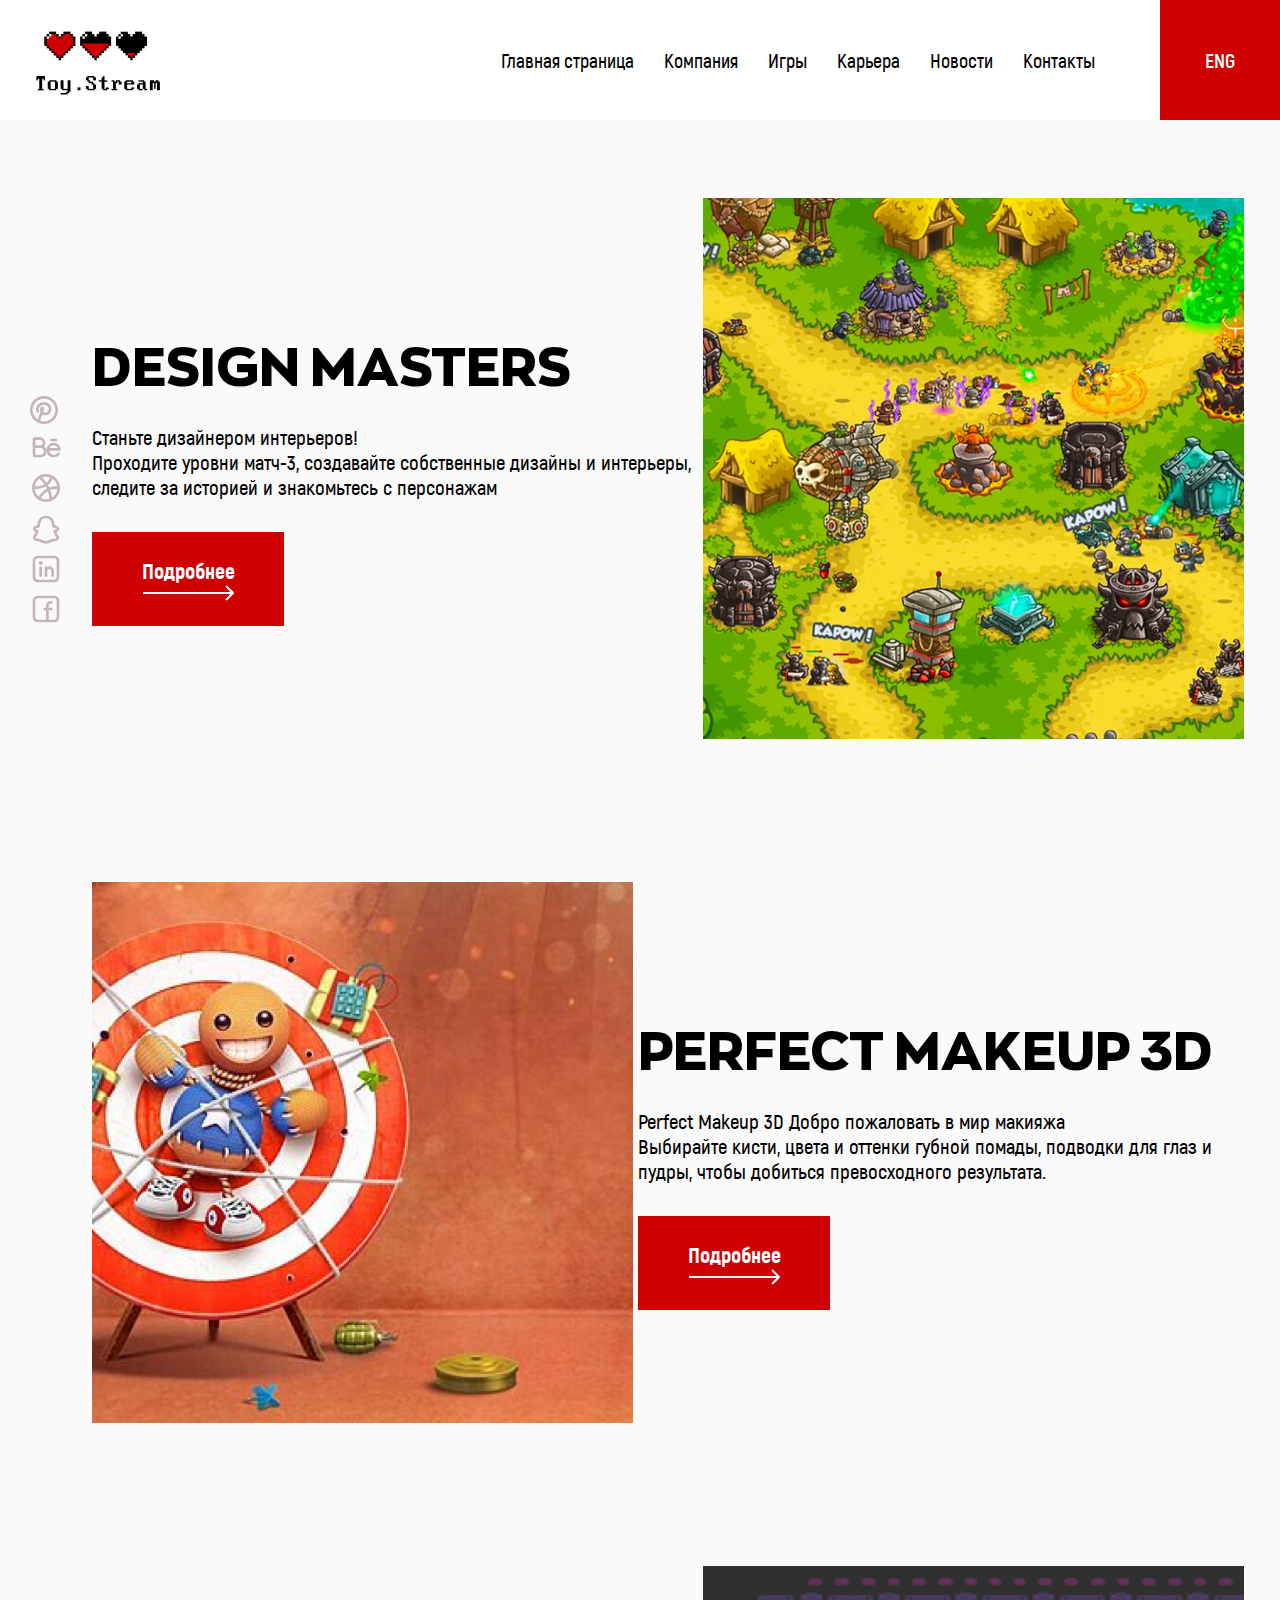
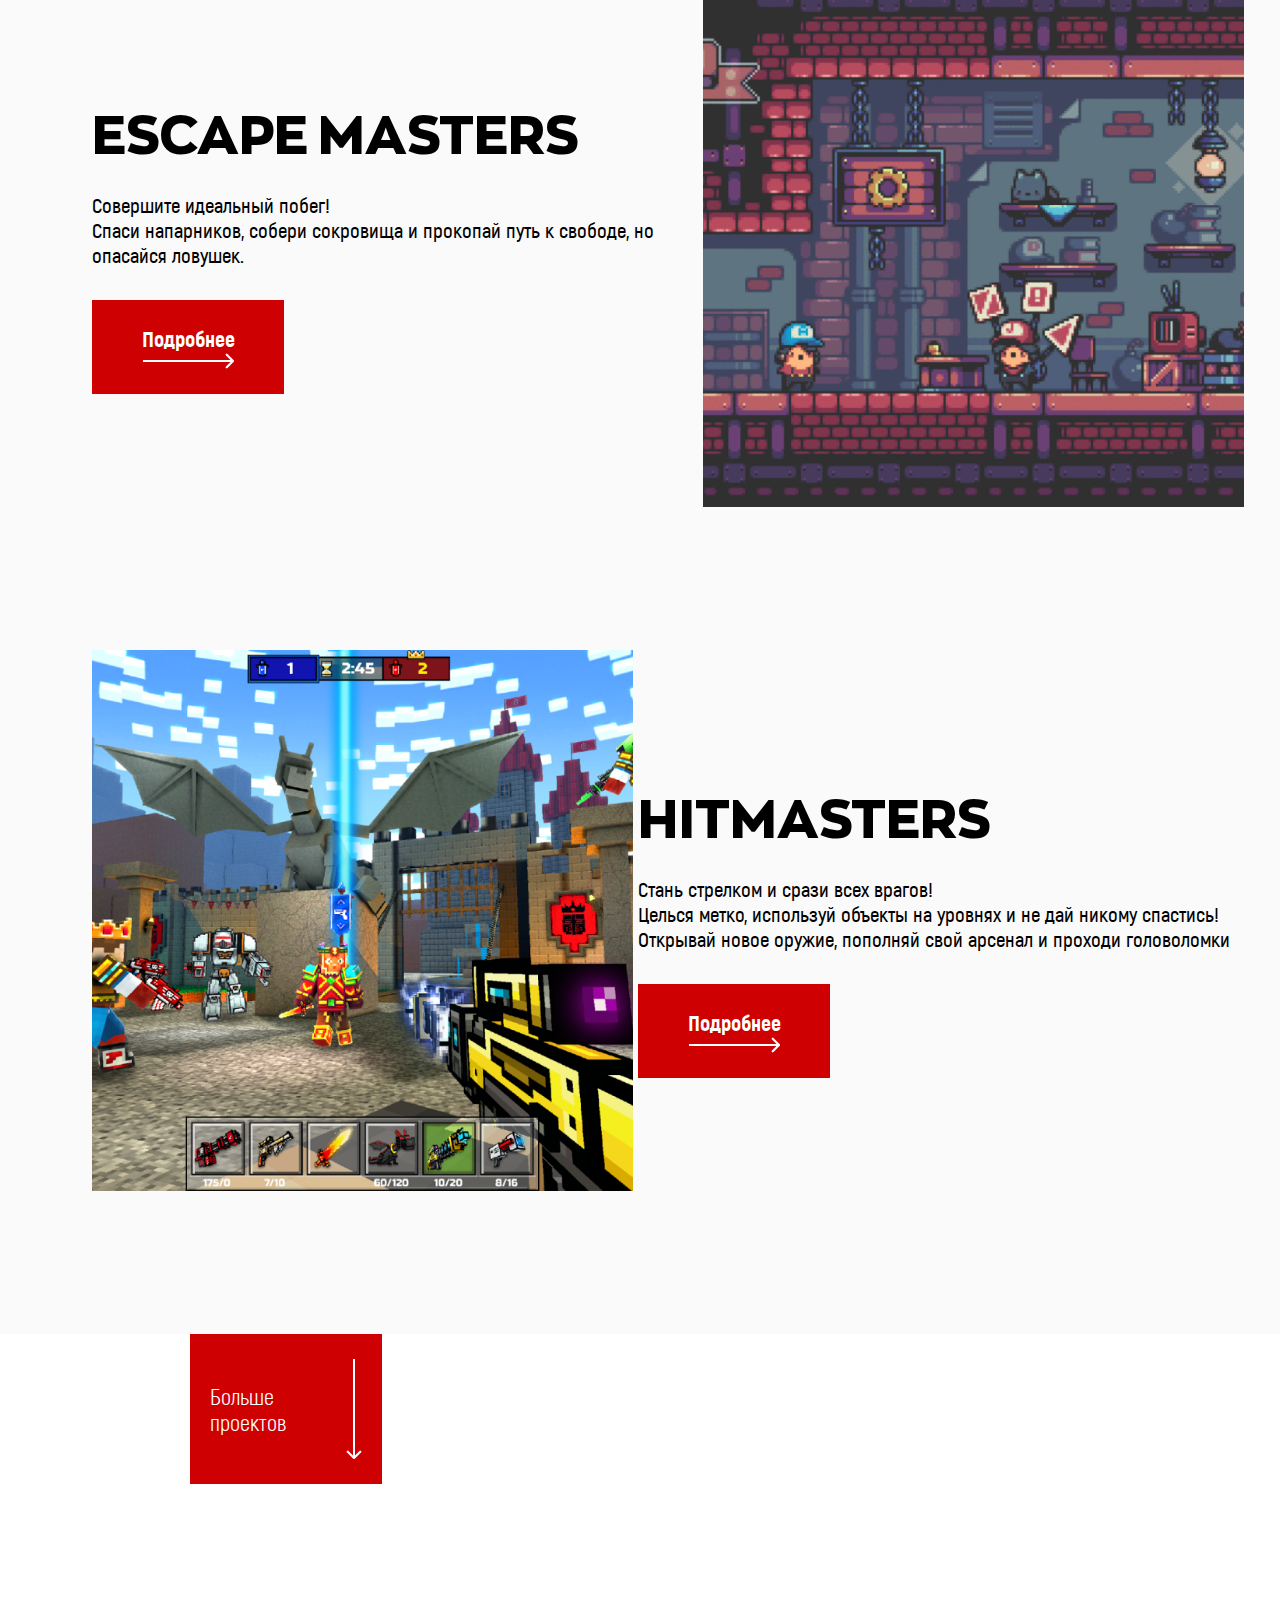
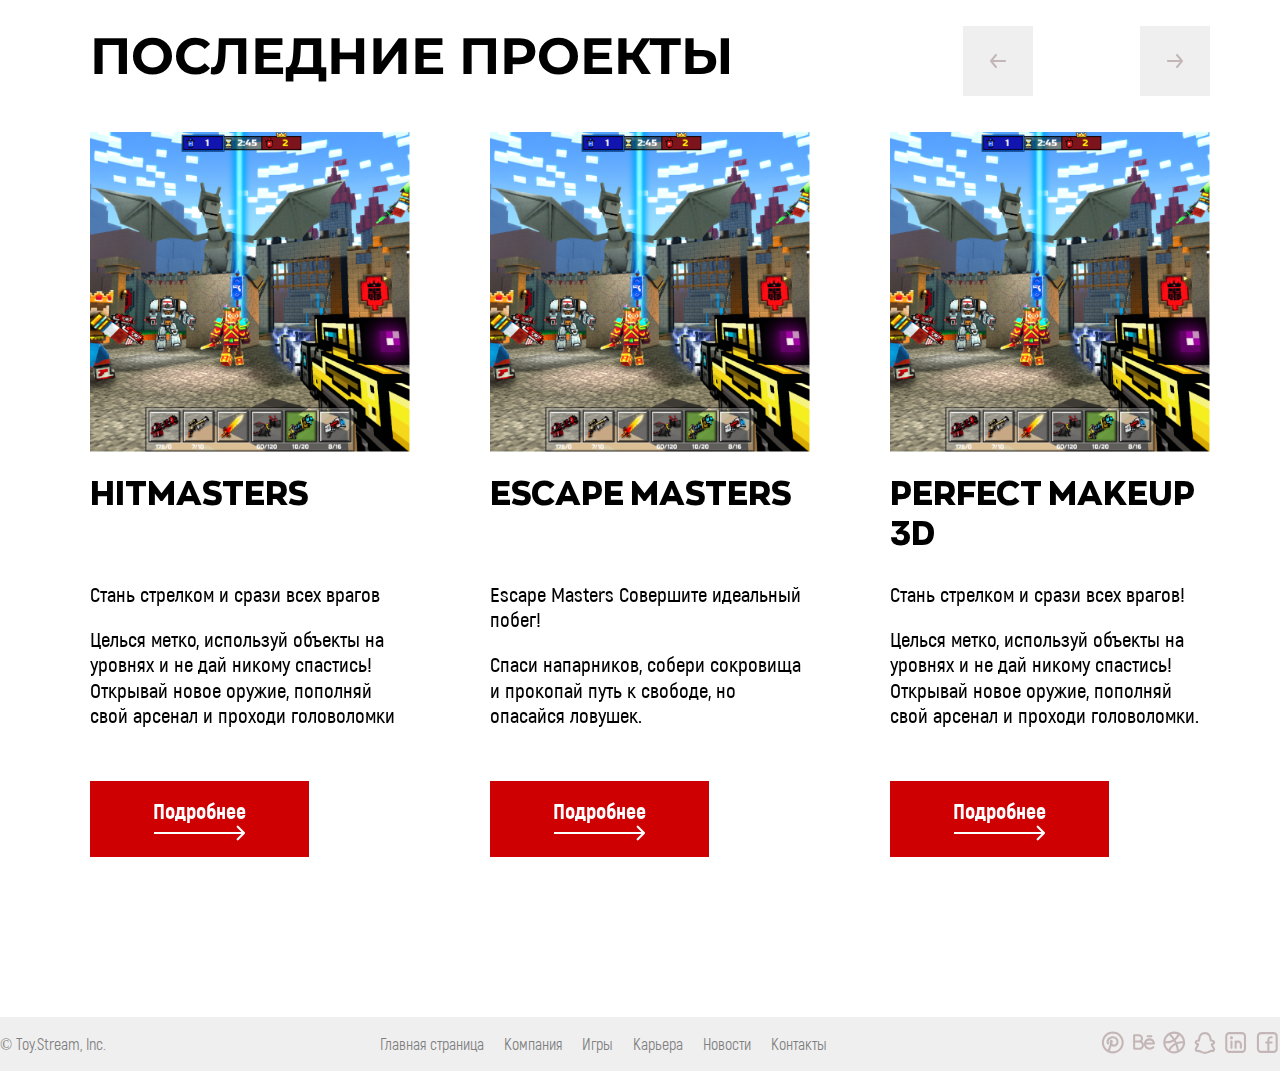
<file: games1.html>
<!DOCTYPE html>
<html lang="ru">
<head>
	<meta charset="UTF-8">
	<meta name="viewport" content="width=device-width, initial-scale=1.0">
	<title>Игры детально</title>
	<link rel="stylesheet" href="https://cdn.jsdelivr.net/npm/swiper@9/swiper-bundle.min.css"/>
	<link rel="stylesheet" href="style.css">
</head>
<body>
	<header class="header">
		<div class="header__container-games1 container">
			<div class="header__top">
			<div class="header__logo">
                 <img src="images/logo.png" alt="лого" class="header__logo-img">
			</div>
			<nav class="header__menu">
		<ul class="header__list">
				<li class="header__item">
				    <a href="index.html" class="header__link">Главная страница</a>
				</li>
				<li class="header__item">
				    <a href="team.html" class="header__link">Компания</a>
				</li>
				<li class="header__item">
				    <a href="games.html" class="header__link">Игры</a>
				</li>
				<li class="header__item">
				    <a href="career.html" class="header__link">Карьера</a>
				</li>
				<li class="header__item">
				    <a href="news.html" class="header__link">Новости</a>
				</li>
				<li class="header__item">
				    <a href="contacts.html" class="header__link">Контакты</a>
				</li>
				<li class="header__item btn">
					<button class="header__button">Eng</button>
				</li>
			</ul>
		</nav>
		<div class="header__burger">
			<span></span>
		</div>
	</div>
	<input type="checkbox" id="load-more"/> 
	<div class="header__games1 games1 basic">
		
					<ul class="games1__icons icons">
					<li class="games1__icon icon">
						<a href="#" class="games1__icon-link icon-link">
						
							<svg xmlns="http://www.w3.org/2000/svg" width="28" height="28" viewBox="0 0 28 28" fill="none">
<path fill-rule="evenodd" clip-rule="evenodd" d="M2.66667 14C2.66748 11.5887 3.43734 9.2405 4.86435 7.29678C6.29135 5.35305 8.3011 3.91513 10.6014 3.19205C12.9018 2.46896 15.3728 2.49841 17.6552 3.2761C19.9377 4.05379 21.9126 5.5392 23.2929 7.51637C24.6732 9.49355 25.3869 11.8594 25.3302 14.2701C25.2736 16.6807 24.4495 19.0104 22.9779 20.9206C21.5063 22.8308 19.4637 24.2218 17.1473 24.8914C14.8308 25.561 12.3612 25.4743 10.0973 24.644C10.8666 22.5821 11.6128 20.5118 12.336 18.4333C13.1013 18.98 14.0893 19.3333 15.3333 19.3333C17.9133 19.3333 20.6333 17.6333 21.3067 14.2613C22.156 10.028 18.7653 6 14 6C11.996 6 10.0253 6.80533 8.55067 8.08267C7.07333 9.364 6 11.2093 6 13.3333C6 14.3667 6.312 15.5173 7.05467 16.2747C7.30634 16.5224 7.64525 16.6613 7.99839 16.6616C8.35153 16.6618 8.69064 16.5234 8.94267 16.276C9.18775 16.0311 9.32787 15.7004 9.33334 15.3539C9.33882 15.0075 9.20922 14.6725 8.972 14.42C7.924 13.1133 9.30533 10.9587 10.2973 10.0987C11.328 9.20533 12.6893 8.66667 14 8.66667C17.236 8.66667 19.1787 11.3053 18.6933 13.7387C18.288 15.7573 16.752 16.6667 15.3333 16.6667C14.2427 16.6667 13.656 16.2067 13.28 15.6107C13.4853 14.9653 13.66 14.3787 13.7853 13.9013C14.0413 12.9187 14.196 11.7333 13.312 10.996C12.6547 10.4493 11.8787 10.5693 11.404 10.808C10.52 11.248 10 12.28 10 13.3333C10 13.9213 10.092 14.8333 10.4227 15.776C9.56227 18.3421 8.65634 20.8927 7.70533 23.4267C6.15419 22.3918 4.88264 20.9898 4.00363 19.3453C3.12463 17.7008 2.66537 15.8647 2.66667 14ZM14 0C6.268 0 0 6.268 0 14C0 21.732 6.268 28 14 28C21.732 28 28 21.732 28 14C28 6.268 21.732 0 14 0Z"/>
</svg>
						</a>
						</li>
					<li class="games1__icon icon">	
					<a href="#" class="games1__icon-link icon-link">
						<svg xmlns="http://www.w3.org/2000/svg" width="32" height="32" viewBox="0 0 32 32" fill="none">
  <path fill-rule="evenodd" clip-rule="evenodd" d="M15.3332 11.3333C15.3332 12.528 14.8838 13.6186 14.1452 14.444C15.182 15.1814 15.9575 16.2294 16.3597 17.4364C16.762 18.6435 16.7701 19.9472 16.3829 21.1591C15.9957 22.3711 15.2333 23.4286 14.2058 24.179C13.1783 24.9293 11.9388 25.3335 10.6665 25.3333H4.6665C4.13607 25.3333 3.62736 25.1226 3.25229 24.7475C2.87722 24.3725 2.6665 23.8637 2.6665 23.3333V7.33331C2.6665 6.80288 2.87722 6.29417 3.25229 5.9191C3.62736 5.54403 4.13607 5.33331 4.6665 5.33331H9.99984C11.4143 5.33331 12.7709 5.89522 13.7711 6.89541C14.7713 7.8956 15.3332 9.25216 15.3332 10.6666V11.3333ZM5.33317 13.3333V7.99998H9.99984C10.7071 7.99998 11.3854 8.28093 11.8855 8.78103C12.3856 9.28113 12.6665 9.9594 12.6665 10.6666V11.3333C12.6665 11.8637 12.4558 12.3725 12.0807 12.7475C11.7056 13.1226 11.1969 13.3333 10.6665 13.3333H5.33317ZM5.33317 16H10.6665C11.5506 16 12.3984 16.3512 13.0235 16.9763C13.6486 17.6014 13.9998 18.4493 13.9998 19.3333C13.9998 20.2174 13.6486 21.0652 13.0235 21.6903C12.3984 22.3155 11.5506 22.6666 10.6665 22.6666H5.33317V16Z"/>
  <path d="M20 8.00002C20 7.6464 20.1405 7.30726 20.3905 7.05721C20.6406 6.80716 20.9797 6.66669 21.3333 6.66669H26C26.3536 6.66669 26.6928 6.80716 26.9428 7.05721C27.1929 7.30726 27.3333 7.6464 27.3333 8.00002C27.3333 8.35364 27.1929 8.69278 26.9428 8.94283C26.6928 9.19288 26.3536 9.33335 26 9.33335H21.3333C20.9797 9.33335 20.6406 9.19288 20.3905 8.94283C20.1405 8.69278 20 8.35364 20 8.00002Z"/>
  <path fill-rule="evenodd" clip-rule="evenodd" d="M23.6665 10.6666C19.8785 10.6666 16.6665 13.576 16.6665 17.3333V18.6666C16.6665 22.424 19.8785 25.3333 23.6665 25.3333C25.6865 25.3333 27.1492 24.752 28.1292 24.12C28.7185 23.7413 29.1812 23.28 29.6265 22.7493C29.8203 22.4583 29.892 22.1028 29.8262 21.7594C29.7604 21.4161 29.5624 21.1123 29.2748 20.9135C28.9872 20.7147 28.633 20.6368 28.2886 20.6967C27.9441 20.7565 27.6369 20.9492 27.4332 21.2333C27.2216 21.4881 26.9693 21.7062 26.6865 21.8786C26.1118 22.248 25.1452 22.6666 23.6665 22.6666C21.1958 22.6666 19.3332 20.8 19.3332 18.6666H29.3332C29.6868 18.6666 30.0259 18.5261 30.276 18.2761C30.526 18.0261 30.6665 17.6869 30.6665 17.3333C30.6665 13.576 27.4545 10.6666 23.6665 10.6666ZM27.7505 16C27.1638 14.4786 25.6012 13.3333 23.6665 13.3333C21.7318 13.3333 20.1692 14.4786 19.5825 16H27.7505Z"/>
</svg>
					</a>
					</li>
					<li class="games1__icon icon">
					<a href="#" class="games1__icon-link icon-link">
						<svg xmlns="http://www.w3.org/2000/svg" width="32" height="32" viewBox="0 0 32 32" fill="none">
  <path fill-rule="evenodd" clip-rule="evenodd" d="M4.79467 14.2906C8.25067 14.5773 11.56 13.884 14.3 12.3173C12.9215 10.2697 11.3064 8.39186 9.488 6.72262C8.23517 7.60177 7.17341 8.72558 6.36678 10.0263C5.56015 11.327 5.02535 12.7776 4.79467 14.2906ZM8.92533 3.91729C6.81662 5.15139 5.06778 6.91612 3.8528 9.03591C2.63781 11.1557 1.99903 13.5567 2 16C2 23.732 8.268 30 16 30C23.732 30 30 23.732 30 16C30 8.26796 23.732 1.99996 16 1.99996C13.5131 1.99593 11.0704 2.65748 8.92533 3.91596V3.91729ZM11.9733 5.40129C13.6545 7.03458 15.1638 8.836 16.4773 10.7773C18.1401 9.34269 19.4303 7.52637 20.2373 5.48396C18.8905 4.94187 17.4518 4.66436 16 4.66662C14.6246 4.66509 13.2605 4.91451 11.9747 5.40262L11.9733 5.40129ZM22.588 6.77729C21.5677 9.22706 19.9588 11.3873 17.904 13.0666C18.368 13.8786 18.7987 14.7093 19.1947 15.556C21.7053 14.5786 24.4213 14.128 27.2147 14.3586C26.9939 12.8488 26.4704 11.3991 25.6756 10.0966C24.8808 8.79405 23.831 7.66549 22.5893 6.77862L22.588 6.77729ZM27.2853 17.0413C24.856 16.7933 22.4587 17.1613 20.2293 18.016C21.1509 20.4526 21.7615 22.9958 22.0467 25.5853C23.5164 24.6581 24.7531 23.4053 25.6613 21.9238C26.5694 20.4423 27.1246 18.7717 27.284 17.0413H27.2853ZM19.4773 26.788C19.2811 24.1826 18.7206 21.6176 17.812 19.168C14.988 20.7906 12.564 23.216 10.88 26.1133C12.4667 26.9178 14.221 27.3359 16 27.3333C17.2133 27.3333 18.3827 27.1426 19.4787 26.7893L19.4773 26.788ZM8.65733 24.6333C10.6093 21.3346 13.444 18.5373 16.78 16.688C16.446 15.974 16.0858 15.2726 15.7 14.5853C12.4813 16.4413 8.63333 17.2573 4.70533 16.9573C4.9559 19.9379 6.37687 22.6978 8.65733 24.6333Z"/>
</svg>
						
					</a>
					</li>
					<li class="games1__icon icon">
					<a href="#" class="games1__icon-link icon-link">
						<svg xmlns="http://www.w3.org/2000/svg" width="32" height="32" viewBox="0 0 32 32" fill="none">
  <path fill-rule="evenodd" clip-rule="evenodd" d="M9.66449 5.42669C11.2405 3.55469 13.4725 2.66669 16.0005 2.66669C18.5872 2.66669 20.8058 3.71202 22.3525 5.61735C23.7258 7.31069 24.5032 9.59602 24.6445 12.2534L24.7672 12.272L24.7938 12.276C25.0205 12.308 25.2912 12.348 25.5725 12.4027C26.6138 12.604 28.3912 13.1134 29.0032 15.0214C29.3098 15.98 29.1565 16.868 28.6192 17.572C28.1565 18.1787 27.4952 18.5294 27.0218 18.7414C26.7872 18.848 26.5525 18.9387 26.3552 19.0147C26.8165 20.2627 27.6192 21.5467 28.5072 22.7094C29.3432 23.8054 29.1218 25.1934 28.6898 26.0987C28.2565 27.0054 27.3205 28.0414 25.9578 28.1C25.1872 28.1334 24.3778 28.2134 23.5725 28.36C23.2085 28.4267 22.7792 28.572 22.2458 28.792C21.9272 28.9227 21.6352 29.0534 21.3205 29.1934C21.0698 29.3054 20.8058 29.4227 20.5005 29.5534C19.2472 30.092 17.7072 30.6667 16.0005 30.6667C14.2938 30.6667 12.7538 30.092 11.5005 29.5534C11.1952 29.4227 10.9298 29.3054 10.6805 29.1934C10.3739 29.0553 10.0655 28.9215 9.75515 28.792C9.22182 28.572 8.79249 28.4254 8.42849 28.3587C7.62315 28.212 6.81382 28.1334 6.04182 28.1C4.68049 28.0414 3.74315 27.0054 3.31115 26.0987C2.87915 25.1934 2.65782 23.8054 3.49382 22.7094C4.38715 21.5387 5.19382 20.2454 5.65382 18.9894C5.45197 18.91 5.25234 18.825 5.05515 18.7347C4.59382 18.5187 3.96715 18.1734 3.50449 17.5947C2.98849 16.9467 2.76049 16.1107 2.96315 15.1534C3.39515 13.104 5.32315 12.5934 6.34182 12.4014C6.63115 12.348 6.91249 12.308 7.14849 12.2747L7.19515 12.268L7.35515 12.2454C7.48715 9.41202 8.25915 7.09469 9.66449 5.42669ZM11.7045 7.14402C10.6872 8.35069 10.0005 10.2907 10.0005 13.144V13.2827L9.97115 13.42C9.82315 14.1187 9.28582 14.4454 9.01915 14.5707C8.73915 14.7027 8.43649 14.768 8.22315 14.808C8.01515 14.8467 7.78315 14.8787 7.57649 14.9067L7.51515 14.916C7.28723 14.9462 7.06006 14.9817 6.83382 15.0227C5.81382 15.2134 5.62049 15.4667 5.57115 15.7027C5.53649 15.872 5.56715 15.9067 5.58449 15.9254L5.58982 15.9307C5.66049 16.02 5.83115 16.1534 6.18582 16.3187C6.35115 16.396 6.52582 16.4667 6.71915 16.5454L6.76715 16.564C6.93649 16.6307 7.13782 16.712 7.31515 16.796C7.48982 16.876 7.78182 17.0227 8.02982 17.26C8.31782 17.536 8.66582 18.0747 8.49649 18.7854C8.01115 20.8267 6.78582 22.792 5.61515 24.3254C5.59734 24.3702 5.59004 24.4186 5.59382 24.4667C5.59382 24.5934 5.62982 24.7667 5.71649 24.9494C5.80449 25.132 5.91649 25.272 6.02049 25.356C6.10582 25.4254 6.15382 25.436 6.15915 25.436C7.02715 25.4734 7.95915 25.564 8.90582 25.736C9.54982 25.8534 10.1858 26.0854 10.7725 26.328C11.0965 26.4614 11.4685 26.6267 11.8298 26.7867C12.0818 26.8987 12.3285 27.008 12.5498 27.1027C13.7485 27.616 14.8672 28 16.0005 28C17.1338 28 18.2538 27.616 19.4512 27.1027C19.6725 27.008 19.9192 26.8974 20.1712 26.7867C20.5312 26.6267 20.9045 26.4614 21.2272 26.328C21.8138 26.0854 22.4498 25.8534 23.0938 25.736C24.0405 25.5627 24.9738 25.4734 25.8405 25.436C25.8485 25.436 25.8952 25.4254 25.9805 25.356C26.1094 25.2435 26.213 25.1049 26.2845 24.9494C26.3593 24.799 26.4011 24.6345 26.4072 24.4667C26.4072 24.3427 26.3765 24.3134 26.3872 24.328C25.2165 22.7947 23.9898 20.828 23.5032 18.7854C23.3232 18.0254 23.7352 17.4787 24.0192 17.2254C24.2725 17.0014 24.5685 16.8614 24.7485 16.7827C24.9285 16.7027 25.1312 16.6267 25.3045 16.5614L25.3685 16.536C25.5725 16.46 25.7552 16.3894 25.9272 16.3107C26.2872 16.1494 26.4405 16.0254 26.4925 15.9627C26.4878 15.9196 26.4784 15.8771 26.4645 15.836C26.3432 15.4574 26.0005 15.2014 25.0645 15.02C24.8525 14.98 24.6378 14.948 24.4112 14.9134L24.3605 14.9067C24.1495 14.878 23.9392 14.8442 23.7298 14.8054C23.4582 14.7578 23.1942 14.6744 22.9445 14.5574C22.6645 14.4187 22.1712 14.0867 22.0298 13.42L22.0005 13.2827V13.1427C22.0005 10.5427 21.3245 8.58269 20.2818 7.29869C19.2618 6.04002 17.8152 5.33335 16.0005 5.33335C14.1272 5.33335 12.6938 5.96802 11.7032 7.14402H11.7045Z"/>
</svg>
					</a>
					</li>
					<li class="games1__icon icon">
					<a href="#" class="games1__icon-link icon-link">
						<svg xmlns="http://www.w3.org/2000/svg" width="32" height="32" viewBox="0 0 32 32" fill="none">
  <path fill-rule="evenodd" clip-rule="evenodd" d="M8.00033 2.66669C6.58584 2.66669 5.22928 3.22859 4.22909 4.22878C3.2289 5.22898 2.66699 6.58553 2.66699 8.00002V24C2.66699 25.4145 3.2289 26.7711 4.22909 27.7713C5.22928 28.7715 6.58584 29.3334 8.00033 29.3334H24.0003C25.4148 29.3334 26.7714 28.7715 27.7716 27.7713C28.7718 26.7711 29.3337 25.4145 29.3337 24V8.00002C29.3337 6.58553 28.7718 5.22898 27.7716 4.22878C26.7714 3.22859 25.4148 2.66669 24.0003 2.66669H8.00033ZM5.33366 8.00002C5.33366 7.29278 5.61461 6.6145 6.11471 6.1144C6.6148 5.61431 7.29308 5.33335 8.00033 5.33335H24.0003C24.7076 5.33335 25.3858 5.61431 25.8859 6.1144C26.386 6.6145 26.667 7.29278 26.667 8.00002V24C26.667 24.7073 26.386 25.3855 25.8859 25.8856C25.3858 26.3857 24.7076 26.6667 24.0003 26.6667H8.00033C7.29308 26.6667 6.6148 26.3857 6.11471 25.8856C5.61461 25.3855 5.33366 24.7073 5.33366 24V8.00002ZM12.0003 14.6667C12.0003 14.3131 11.8598 13.9739 11.6098 13.7239C11.3598 13.4738 11.0206 13.3334 10.667 13.3334C10.3134 13.3334 9.97423 13.4738 9.72418 13.7239C9.47413 13.9739 9.33366 14.3131 9.33366 14.6667V22.6667C9.33366 23.0203 9.47413 23.3594 9.72418 23.6095C9.97423 23.8595 10.3134 24 10.667 24C11.0206 24 11.3598 23.8595 11.6098 23.6095C11.8598 23.3594 12.0003 23.0203 12.0003 22.6667V14.6667ZM12.667 10C12.667 10.5305 12.4563 11.0392 12.0812 11.4142C11.7061 11.7893 11.1974 12 10.667 12C10.1366 12 9.62785 11.7893 9.25278 11.4142C8.87771 11.0392 8.66699 10.5305 8.66699 10C8.66699 9.46959 8.87771 8.96088 9.25278 8.58581C9.62785 8.21073 10.1366 8.00002 10.667 8.00002C11.1974 8.00002 11.7061 8.21073 12.0812 8.58581C12.4563 8.96088 12.667 9.46959 12.667 10ZM16.0003 13.3334C16.4537 13.3334 16.8537 13.56 17.0937 13.904C17.7809 13.5295 18.551 13.3333 19.3337 13.3334C22.2137 13.3334 24.0003 15.9014 24.0003 18.0947V22.6667C24.0003 23.0203 23.8598 23.3594 23.6098 23.6095C23.3598 23.8595 23.0206 24 22.667 24C22.3134 24 21.9742 23.8595 21.7242 23.6095C21.4741 23.3594 21.3337 23.0203 21.3337 22.6667V18.0934C21.3337 17.0694 20.4537 15.9987 19.3337 15.9987C18.635 15.9987 17.863 16.3787 17.3337 17.2827V22.6667C17.3337 23.0203 17.1932 23.3594 16.9431 23.6095C16.6931 23.8595 16.3539 24 16.0003 24C15.6467 24 15.3076 23.8595 15.0575 23.6095C14.8075 23.3594 14.667 23.0203 14.667 22.6667V14.6667C14.667 14.3131 14.8075 13.9739 15.0575 13.7239C15.3076 13.4738 15.6467 13.3334 16.0003 13.3334Z"/>
</svg>
					</a>
					</li>
					<li class="games1__icon icon">
					<a href="#" class="games1__icon-link icon-link">
						<svg xmlns="http://www.w3.org/2000/svg" width="32" height="32" viewBox="0 0 32 32" fill="none">
  <path fill-rule="evenodd" clip-rule="evenodd" d="M2.66699 8.00002C2.66699 6.58553 3.2289 5.22898 4.22909 4.22878C5.22928 3.22859 6.58584 2.66669 8.00033 2.66669H24.0003C25.4148 2.66669 26.7714 3.22859 27.7716 4.22878C28.7718 5.22898 29.3337 6.58553 29.3337 8.00002V24C29.3337 25.4145 28.7718 26.7711 27.7716 27.7713C26.7714 28.7715 25.4148 29.3334 24.0003 29.3334H8.00033C6.58584 29.3334 5.22928 28.7715 4.22909 27.7713C3.2289 26.7711 2.66699 25.4145 2.66699 24V8.00002ZM8.00033 5.33335C7.29308 5.33335 6.6148 5.61431 6.11471 6.1144C5.61461 6.6145 5.33366 7.29278 5.33366 8.00002V24C5.33366 24.7073 5.61461 25.3855 6.11471 25.8856C6.6148 26.3857 7.29308 26.6667 8.00033 26.6667H16.0003V17.3334H14.667C14.3134 17.3334 13.9742 17.1929 13.7242 16.9428C13.4741 16.6928 13.3337 16.3536 13.3337 16C13.3337 15.6464 13.4741 15.3073 13.7242 15.0572C13.9742 14.8072 14.3134 14.6667 14.667 14.6667H16.0003V12.6667C16.0003 11.429 16.492 10.242 17.3672 9.36686C18.2423 8.49169 19.4293 8.00002 20.667 8.00002H21.467C21.8206 8.00002 22.1597 8.1405 22.4098 8.39054C22.6598 8.64059 22.8003 8.97973 22.8003 9.33335C22.8003 9.68698 22.6598 10.0261 22.4098 10.2762C22.1597 10.5262 21.8206 10.6667 21.467 10.6667H20.667C20.4043 10.6667 20.1443 10.7184 19.9016 10.8189C19.659 10.9194 19.4385 11.0668 19.2528 11.2525C19.0671 11.4382 18.9197 11.6587 18.8192 11.9013C18.7187 12.144 18.667 12.404 18.667 12.6667V14.6667H21.467C21.8206 14.6667 22.1597 14.8072 22.4098 15.0572C22.6598 15.3073 22.8003 15.6464 22.8003 16C22.8003 16.3536 22.6598 16.6928 22.4098 16.9428C22.1597 17.1929 21.8206 17.3334 21.467 17.3334H18.667V26.6667H24.0003C24.7076 26.6667 25.3858 26.3857 25.8859 25.8856C26.386 25.3855 26.667 24.7073 26.667 24V8.00002C26.667 7.29278 26.386 6.6145 25.8859 6.1144C25.3858 5.61431 24.7076 5.33335 24.0003 5.33335H8.00033Z"/>
</svg>
					</a>
				</li>
			</ul>
            

            <ul class="games1__list">
            	<li class="games1__item">
            		<div class="games1__item-info">
            			<h2 class="games1__item-title title">Design Masters</h2>
            			<div class="games1__item-text text">
            				<p>Станьте дизайнером интерьеров!</p>
            				<p> Проходите уровни матч-3, создавайте собственные дизайны и интерьеры, следите за историей и знакомьтесь с персонажам</p>
            			</div>
                    		<button class="games1__item-btn">
            				<p>Подробнее</p>
            				<img src="images/arrow.png" alt="Стрелка">
            			</button>
            			<div class="games1__item-text text1 text" id="divToHide">
            				<p class="games1__item-p">Текст Lorem, ipsum dolor, sit amet consectetur adipisicing elit. Eum rerum quos, magnam, architecto a accusamus, laborum reprehenderit aliquam sapiente voluptatem magni dolore. Accusamus, minus, sunt.</p>
            			</div>
                    </div>
                    <div class="games1__item-img">
                    	<img src="images/games1.png" alt="Картинка">
                    </div>
            	</li>
            	<li class="games1__item">
            		  <div class="games1__item-img">
                    	<img src="images/games2.png" alt="Картинка">
                    </div>
                    <div class="games1__item-info">
            			<h2 class="games1__item-title title">Perfect Makeup 3D
</h2>
            			<div class="games1__item-text text">
            				<p>Perfect Makeup 3D Добро пожаловать в мир макияжа</p>
            				<p> Выбирайте кисти, цвета и оттенки губной помады, подводки для глаз и пудры, чтобы добиться превосходного результата.</p>
            			</div>
            			<button class="games1__item-btn">
            				<p>Подробнее</p>
            				<img src="images/arrow.png" alt="Стрелка">
            			</button>
            			<div class="games1__item-text text text1">
            				<p>Текст</p>
            			</div>
                    </div>
            	</li>
            	<li class="games1__item">
            		<div class="games1__item-info">
            			<h2 class="games1__item-title title">Escape Masters</h2>
            			<div class="games1__item-text text">
            				<p>Совершите идеальный побег!</p>
            				<p> Спаси напарников, собери сокровища и прокопай путь к свободе, но опасайся ловушек.</p>
            			</div>
            			<button class="games1__item-btn">
            				<p>Подробнее</p>
            				<img src="images/arrow.png" alt="Стрелка">
            			</button>
            			<div class="games1__item-text text text1">
            				<p>ТекстLorem ipsum dolor sit amet consectetur adipisicing, elit. Ex quam cum nemo fugiat cumque, quis vero accusantium fugit assumenda, id.	</p>
            			</div>
                    </div>
                    <div class="games1__item-img">
                    	<img src="images/games3.png" alt="Картинка">
                    </div>
            	</li>
                <li class="games1__item">
            		  <div class="games1__item-img">
                    	<img src="images/games4.png" alt="Картинка">
                    </div>
                    <div class="games1__item-info">
            			<h2 class="games1__item-title title">Hitmasters</h2>
            			<div class="games1__item-text text">
            				<p>Стань стрелком и срази всех врагов!</p>
            				<p> Целься метко, используй объекты на уровнях и не дай никому спастись! Открывай новое оружие, пополняй свой арсенал и проходи головоломки</p>
            			</div>
            			<button class="games1__item-btn">
            				<p>Подробнее</p>
            				<img src="images/arrow.png" alt="Стрелка">
            			</button>
            			<div class="games1__item-text text text1">
            				<p>Текст</p>
            			</div>
                    </div>
            	</li>



            		<li class="games1__item">
            		<div class="games1__item-info">
            			<h2 class="games1__item-title title">Escape Masters</h2>
            			<div class="games1__item-text text">
            				<p>Совершите идеальный побег!</p>
            				<p> Спаси напарников, собери сокровища и прокопай путь к свободе, но опасайся ловушек.</p>
            			</div>
            			<button class="games1__item-btn">
            				<p>Подробнее</p>
            				<img src="images/arrow.png" alt="Стрелка">
            			</button>
            			<div class="games1__item-text text text1">
            				<p>Текст</p>
            			</div>
                    </div>
                    <div class="games1__item-img">
                    	<img src="images/games3.png" alt="Картинка">
                    </div>
            	</li>
                <li class="games1__item">
            		  <div class="games1__item-img">
                    	<img src="images/games4.png" alt="Картинка">
                    </div>
                    <div class="games1__item-info">
            			<h2 class="games1__item-title title">Hitmasters</h2>
            			<div class="games1__item-text text">
            				<p>Стань стрелком и срази всех врагов!</p>
            				<p> Целься метко, используй объекты на уровнях и не дай никому спастись! Открывай новое оружие, пополняй свой арсенал и проходи головоломки</p>
            			</div>
            			<button class="games1__item-btn ">
            				<p>Подробнее</p>
            				<img src="images/arrow.png" alt="Стрелка">
            			</button>
            			<div class="games1__item-text text text1">
            				<p>Текст</p>
            			</div>
                    </div>
            	</li>
           
            </ul>

	    </div>
	       
     <label class="games1__load-more-btn load-more-btn" for="load-more">
    <p class="unloaded">Больше проектов</p>
    <p class="loaded">Основные проекты</p>
    <img src="images/arrow2.png" alt="Стрелка">
    </label>

	</div>
</header>
<section class="latest-projects">
	<div class="latest-projects__container container">
		<div class="latest-projects__wrapper">
		<h2 class="latest-projects__title">Последние проекты</h2>
		<div class="latest-projects__slider-buttons">
                <button class="latest-projects__slider-btn1" id="projectsPrev">
<svg class="latest-projects__svg-prev" xmlns="http://www.w3.org/2000/svg" width="16" height="14" viewBox="0 0 16 14" fill="none">
<path fill-rule="evenodd" clip-rule="evenodd" d="M15 6L3.135 6L6.768 1.64C7.122 1.216 7.064 0.584999 6.64 0.232C6.215 -0.122001 5.585 -0.064001 5.231 0.359999L0.231001 6.36C0.192001 6.407 0.173001 6.462 0.144001 6.514C0.120001 6.556 0.0910003 6.592 0.0730006 6.638C0.0280005 6.753 0.00100103 6.874 0.00100102 6.996C0.00100102 6.997 6.12047e-07 6.999 6.11959e-07 7C6.11872e-07 7.001 0.00100102 7.003 0.00100102 7.004C0.00100101 7.126 0.0280005 7.247 0.0730005 7.362C0.0910002 7.408 0.12 7.444 0.144001 7.486C0.173001 7.538 0.192001 7.593 0.231001 7.64L5.231 13.64C5.43 13.877 5.714 14 6 14C6.226 14 6.453 13.924 6.64 13.768C7.064 13.415 7.122 12.784 6.768 12.36L3.135 8L15 8C15.552 8 16 7.552 16 7C16 6.448 15.552 6 15 6Z" />
</svg>
                	</button>
                <button class="latest-projects__slider-btn2" id="projectsNext">
<svg class="latest-projects__svg-next" xmlns="http://www.w3.org/2000/svg" width="16" height="14" viewBox="0 0 16 14" fill="none">
<path fill-rule="evenodd" clip-rule="evenodd" d="M1 8H12.865L9.232 12.36C8.878 12.784 8.936 13.415 9.36 13.768C9.785 14.122 10.415 14.064 10.769 13.64L15.769 7.64C15.808 7.593 15.827 7.538 15.856 7.486C15.88 7.444 15.909 7.408 15.927 7.362C15.972 7.247 15.999 7.126 15.999 7.004C15.999 7.003 16 7.001 16 7C16 6.999 15.999 6.997 15.999 6.996C15.999 6.874 15.972 6.753 15.927 6.638C15.909 6.592 15.88 6.556 15.856 6.514C15.827 6.462 15.808 6.407 15.769 6.36L10.769 0.36C10.57 0.123 10.286 0 10 0C9.774 0 9.547 0.076 9.36 0.232C8.936 0.585 8.878 1.216 9.232 1.64L12.865 6H1C0.448 6 0 6.448 0 7C0 7.552 0.448 8 1 8Z" />
</svg>
                	</button>
                </div>
        </div>
		<div class="latest-projects__slider swiper">
		    <div class="latest-projects__slider-wrapper swiper-wrapper">

               <div class="latest-projects__slider-slide swiper-slide" data-hash="slide-1">
               	    <img class="latest-projects__slider-img" src="images/proect.png" alt="Картинка">
               	    <h3 class="latest-projects__slider-title">Hitmasters</h3>

               	    <div class="latest-projects__slider-text text">
               	    	<p>Стань стрелком и срази всех врагов</p>
               	    	<p> Целься метко, используй объекты на уровнях и не дай никому спастись! Открывай новое оружие, пополняй свой арсенал и проходи головоломки</p>
               	    </div>
               	    <a href="#" class="latest-projects__slider-link">
            		    <p>Подробнее</p>
            		    <img src="images/arrow.png" alt="Стрелка">
            	    </a>
               </div> 
                <div class="latest-projects__slider-slide swiper-slide" data-hash="slide-1">
               	    <img class="latest-projects__slider-img" src="images/proect.png" alt="Картинка">
               	    <h3 class="latest-projects__slider-title">Escape Masters</h3>
               	    <div class="latest-projects__slider-text text">
               	    	<p>Escape Masters Совершите идеальный побег!</p>
               	    	<p>Спаси напарников, собери сокровища и прокопай путь к свободе, но опасайся ловушек.</p>
               	    </div>
               	     <a href="#" class="latest-projects__slider-link">
            		    <p>Подробнее</p>
            		    <img src="images/arrow.png" alt="Стрелка">
            	    </a>
               </div>
                <div class="latest-projects__slider-slide swiper-slide" data-hash="slide-1">
               	    <img class="latest-projects__slider-img" src="images/proect.png" alt="Картинка">
               	    <h3 class="latest-projects__slider-title">Perfect Makeup 3D</h3>

               	    <div class="latest-projects__slider-text text">
               	    	<p>Стань стрелком и срази всех врагов!</p>
               	    	<p> Целься метко, используй объекты на уровнях и не дай никому спастись! Открывай новое оружие, пополняй свой арсенал и проходи головоломки.</p>
               	    </div>
               	     <a href="#" class="latest-projects__slider-link">
            		    <p>Подробнее</p>
            		    <img src="images/arrow.png" alt="Стрелка">
            	    </a>
               </div>
                <div class="latest-projects__slider-slide swiper-slide" data-hash="slide-1">
               	    <img class="latest-projects__slider-img" src="images/proect.png" alt="Картинка">
               	    <h3 class="latest-projects__slider-title">Hitmasters</h3>
               	    <div class="latest-projects__slider-text text">
               	    	<p>Стань стрелком и срази всех врагов</p>
               	    	<p> Целься метко, используй объекты на уровнях и не дай никому спастись! Открывай новое оружие, пополняй свой арсенал и проходи головоломки</p>
               	    </div>
               	     <a href="#" class="latest-projects__slider-link">
            		    <p>Подробнее</p>
            		    <img src="images/arrow.png" alt="Стрелка">
            	    </a>
               </div>
                  <div class="latest-projects__slider-slide swiper-slide" data-hash="slide-1">
               	    <img class="latest-projects__slider-img" src="images/proect.png" alt="Картинка">
               	    <h3 class="latest-projects__slider-title">Escape Masters</h3>
               	    <div class="latest-projects__slider-text text">
               	    	<p>Escape Masters Совершите идеальный побег!</p>
               	    	<p>Спаси напарников, собери сокровища и прокопай путь к свободе, но опасайся ловушек.</p>
               	    </div>
               	     <a href="#" class="latest-projects__slider-link">
            		    <p>Подробнее</p>
            		    <img src="images/arrow.png" alt="Стрелка">
            	    </a>
               </div>
                <div class="latest-projects__slider-slide swiper-slide" data-hash="slide-1">
               	    <img class="latest-projects__slider-img" src="images/proect.png" alt="Картинка">
               	    <h3 class="latest-projects__slider-title">Perfect Makeup 3D</h3>

               	    <div class="latest-projects__slider-text text">
               	    	<p>Стань стрелком и срази всех врагов!</p>
               	    	<p> Целься метко, используй объекты на уровнях и не дай никому спастись! Открывай новое оружие, пополняй свой арсенал и проходи головоломки.</p>
               	    </div>
               	     <a href="#" class="latest-projects__slider-link">
            		    <p>Подробнее</p>
            		    <img src="images/arrow.png" alt="Стрелка">
            	    </a>
               </div>
		</div>
	</div>

	<button class="btn-up btn-up_hide">
		<img src="images/arrow-up.png">
		<p>Вверх</p>
	</button>	
	</div>
</section>
<footer class="footer">
				<div class="footer__container container">
				<p class="footer__text">© Toy.Stream, Inc.</p>
				<ul class="footer__list">
				<li class="footer__item">
				    <a href="index.html" class="footer__link">Главная страница</a>
				</li>
				<li class="footer__item">
				    <a href="team.html" class="footer__link">Компания</a>
				</li>
				<li class="footer__item">
				    <a href="games.html" class="footer__link">Игры</a>
				</li>
				<li class="footer__item">
				    <a href="career.html" class="footer__link">Карьера</a>
				</li>
				<li class="footer__item">
				    <a href="news.html" class="footer__link">Новости</a>
				</li>
				<li class="footer__item">
				    <a href="contacts.html" class="footer__link">Контакты</a>
				</li>
			</ul>
					<ul class="footer__icons">
					<li class="footer__icon">
						<a href="#" class="footer__icon-link">
							<svg xmlns="http://www.w3.org/2000/svg" width="26" height="25" viewBox="0 0 26 25" fill="none">
  <path fill-rule="evenodd" clip-rule="evenodd" d="M3.93572 12.4961C3.93635 10.6129 4.53762 8.77892 5.65212 7.26085C6.76662 5.74279 8.33626 4.61976 10.1328 4.05503C11.9294 3.49029 13.8593 3.51329 15.6419 4.12067C17.4245 4.72806 18.9669 5.88817 20.045 7.43236C21.123 8.97655 21.6804 10.8243 21.6361 12.707C21.5919 14.5898 20.9483 16.4093 19.7989 17.9012C18.6496 19.393 17.0544 20.4794 15.2452 21.0024C13.436 21.5254 11.5072 21.4577 9.73913 20.8092C10.3399 19.1988 10.9227 17.5819 11.4875 15.9586C12.0853 16.3855 12.8569 16.6615 13.8285 16.6615C15.8435 16.6615 17.9678 15.3338 18.4937 12.7002C19.157 9.39396 16.5089 6.24806 12.7871 6.24806C11.222 6.24806 9.6829 6.87703 8.53117 7.87464C7.37736 8.87537 6.53908 10.3166 6.53908 11.9755C6.53908 12.7825 6.78275 13.6812 7.36278 14.2727C7.55934 14.4661 7.82403 14.5747 8.09984 14.5749C8.37564 14.5751 8.64049 14.4669 8.83732 14.2737C9.02873 14.0824 9.13817 13.8241 9.14245 13.5536C9.14672 13.283 9.0455 13.0214 8.86023 12.8242C8.04174 11.8036 9.12057 10.1208 9.89533 9.44915C10.7003 8.75145 11.7635 8.33075 12.7871 8.33075C15.3145 8.33075 16.8317 10.3916 16.4527 12.292C16.1361 13.8686 14.9365 14.5788 13.8285 14.5788C12.9767 14.5788 12.5185 14.2196 12.2248 13.7541C12.3852 13.2501 12.5216 12.7919 12.6195 12.4191C12.8194 11.6516 12.9402 10.7258 12.2498 10.15C11.7364 9.72303 11.1304 9.81675 10.7596 10.0031C10.0692 10.3468 9.66311 11.1528 9.66311 11.9755C9.66311 12.4347 9.73496 13.147 9.99322 13.8832C9.32124 15.8874 8.6137 17.8794 7.87096 19.8584C6.6595 19.0502 5.66641 17.9552 4.9799 16.6709C4.29339 15.3865 3.93471 13.9525 3.93572 12.4961ZM12.7871 1.56201C6.74839 1.56201 1.85303 6.45737 1.85303 12.4961C1.85303 18.5349 6.74839 23.4302 12.7871 23.4302C18.8259 23.4302 23.7213 18.5349 23.7213 12.4961C23.7213 6.45737 18.8259 1.56201 12.7871 1.56201Z"/>
</svg>
						</a>
						</li>
					<li class="footer__icon">	
					<a href="#" class="footer__icon-link">
						<svg xmlns="http://www.w3.org/2000/svg" width="25" height="25" viewBox="0 0 25 25" fill="none">
  <path fill-rule="evenodd" clip-rule="evenodd" d="M11.9777 8.85145C11.9777 9.7845 11.6268 10.6363 11.0499 11.2809C11.8596 11.8569 12.4653 12.6753 12.7795 13.618C13.0936 14.5608 13.1 15.579 12.7976 16.5255C12.4952 17.4721 11.8997 18.298 11.0972 18.884C10.2947 19.47 9.32672 19.7857 8.33303 19.7856H3.64698C3.2327 19.7856 2.8354 19.621 2.54247 19.3281C2.24953 19.0351 2.08496 18.6378 2.08496 18.2236V5.72742C2.08496 5.31315 2.24953 4.91584 2.54247 4.62291C2.8354 4.32997 3.2327 4.16541 3.64698 4.16541H7.81236C8.91708 4.16541 9.97656 4.60426 10.7577 5.38542C11.5389 6.16658 11.9777 7.22606 11.9777 8.33078V8.85145ZM4.16765 10.4135V6.24809H7.81236C8.36472 6.24809 8.89446 6.46752 9.28504 6.8581C9.67562 7.24868 9.89504 7.77842 9.89504 8.33078V8.85145C9.89504 9.26573 9.73047 9.66303 9.43754 9.95597C9.14461 10.2489 8.7473 10.4135 8.33303 10.4135H4.16765ZM4.16765 12.4962H8.33303C9.02348 12.4962 9.68566 12.7704 10.1739 13.2587C10.6621 13.7469 10.9364 14.4091 10.9364 15.0995C10.9364 15.79 10.6621 16.4521 10.1739 16.9404C9.68566 17.4286 9.02348 17.7029 8.33303 17.7029H4.16765V12.4962Z" fill="#C4B6B6"/>
  <path d="M15.6226 6.24801C15.6226 5.97183 15.7323 5.70696 15.9276 5.51167C16.1229 5.31638 16.3877 5.20667 16.6639 5.20667H20.3086C20.5848 5.20667 20.8497 5.31638 21.0449 5.51167C21.2402 5.70696 21.35 5.97183 21.35 6.24801C21.35 6.52419 21.2402 6.78906 21.0449 6.98435C20.8497 7.17964 20.5848 7.28935 20.3086 7.28935H16.6639C16.3877 7.28935 16.1229 7.17964 15.9276 6.98435C15.7323 6.78906 15.6226 6.52419 15.6226 6.24801Z" fill="#C4B6B6"/>
  <path fill-rule="evenodd" clip-rule="evenodd" d="M18.4861 8.33081C15.5276 8.33081 13.019 10.603 13.019 13.5375V14.5789C13.019 17.5134 15.5276 19.7856 18.4861 19.7856C20.0637 19.7856 21.2061 19.3316 21.9715 18.838C22.4318 18.5422 22.7931 18.1819 23.1409 17.7675C23.2922 17.5402 23.3482 17.2626 23.2969 16.9944C23.2455 16.7262 23.0908 16.489 22.8662 16.3337C22.6416 16.1785 22.365 16.1176 22.096 16.1644C21.8269 16.2111 21.587 16.3616 21.4279 16.5835C21.2626 16.7825 21.0656 16.9528 20.8447 17.0875C20.3959 17.3759 19.641 17.7029 18.4861 17.7029C16.5565 17.7029 15.1017 16.245 15.1017 14.5789H22.9118C23.188 14.5789 23.4529 14.4692 23.6482 14.2739C23.8434 14.0786 23.9532 13.8137 23.9532 13.5375C23.9532 10.603 21.4446 8.33081 18.4861 8.33081ZM21.6757 12.4962C21.2175 11.308 19.9971 10.4135 18.4861 10.4135C16.9751 10.4135 15.7547 11.308 15.2965 12.4962H21.6757Z"/>
</svg>
					</a>
					</li>
					<li class="footer__icon">
					<a href="#" class="footer__icon-link">
						<svg xmlns="http://www.w3.org/2000/svg" width="26" height="25" viewBox="0 0 26 25" fill="none">
  <path fill-rule="evenodd" clip-rule="evenodd" d="M4.45903 11.1611C7.15819 11.385 9.74281 10.8435 11.8828 9.61995C10.8062 8.02078 9.54471 6.55415 8.12456 5.25047C7.14609 5.93708 6.31685 6.81479 5.68686 7.83065C5.05687 8.8465 4.63919 9.97945 4.45903 11.1611ZM7.68511 3.05948C6.03819 4.02332 4.67233 5.40159 3.72342 7.05716C2.7745 8.71273 2.27561 10.5879 2.27637 12.4961C2.27637 18.5349 7.17173 23.4303 13.2105 23.4303C19.2492 23.4303 24.1446 18.5349 24.1446 12.4961C24.1446 6.45738 19.2492 1.56203 13.2105 1.56203C11.2682 1.55888 9.36039 2.07556 7.68511 3.05844V3.05948ZM10.0656 4.21849C11.3787 5.4941 12.5574 6.90103 13.5833 8.41719C14.8819 7.29676 15.8895 5.8782 16.5199 4.28306C15.468 3.85968 14.3444 3.64295 13.2105 3.64471C12.1363 3.64352 11.0709 3.83831 10.0667 4.21954L10.0656 4.21849ZM18.3558 5.29316C17.5589 7.20645 16.3024 8.89363 14.6975 10.2052C15.0599 10.8394 15.3963 11.4881 15.7055 12.1494C17.6664 11.3861 19.7876 11.0341 21.9692 11.2142C21.7968 10.0351 21.3879 8.90285 20.7672 7.88556C20.1464 6.86827 19.3266 5.98685 18.3568 5.2942L18.3558 5.29316ZM22.0244 13.3094C20.1271 13.1157 18.2548 13.4032 16.5136 14.0707C17.2334 15.9737 17.7102 17.96 17.933 19.9824C19.0808 19.2582 20.0467 18.2798 20.756 17.1227C21.4653 15.9656 21.8989 14.6609 22.0234 13.3094H22.0244ZM15.9263 20.9217C15.7731 18.8869 15.3353 16.8836 14.6257 14.9704C12.4201 16.2377 10.5269 18.1319 9.21172 20.3947C10.4509 21.0231 11.8211 21.3496 13.2105 21.3476C14.1581 21.3476 15.0714 21.1987 15.9274 20.9227L15.9263 20.9217ZM7.4758 19.2388C9.00033 16.6626 11.2142 14.4778 13.8197 13.0335C13.5588 12.4759 13.2775 11.9281 12.9762 11.3913C10.4624 12.8408 7.45706 13.4781 4.38926 13.2438C4.58495 15.5717 5.69474 17.7272 7.4758 19.2388Z"/>
</svg>
						
					</a>
					</li>
					<li class="footer__icon">
					<a href="#" class="footer__icon-link">
						<svg xmlns="http://www.w3.org/2000/svg" width="26" height="25" viewBox="0 0 26 25" fill="none">
  <path fill-rule="evenodd" clip-rule="evenodd" d="M7.97333 4.23822C9.2042 2.77618 10.9474 2.08264 12.9218 2.08264C14.942 2.08264 16.6748 2.89906 17.8828 4.38714C18.9553 5.70964 19.5625 7.49451 19.6728 9.56991L19.7686 9.58449L19.7895 9.58761C19.9665 9.6126 20.1779 9.64384 20.3976 9.68654C21.2109 9.84378 22.599 10.2416 23.077 11.7317C23.3165 12.4805 23.1967 13.174 22.7771 13.7238C22.4157 14.1976 21.8992 14.4715 21.5296 14.6371C21.3463 14.7204 21.163 14.7912 21.0089 14.8506C21.3692 15.8253 21.9961 16.8281 22.6896 17.7361C23.3425 18.5921 23.1697 19.6762 22.8323 20.3832C22.4938 21.0913 21.7628 21.9005 20.6986 21.9463C20.0967 21.9723 19.4646 22.0348 18.8356 22.1493C18.5513 22.2014 18.216 22.3149 17.7995 22.4867C17.5506 22.5888 17.3225 22.6908 17.0768 22.8002C16.881 22.8877 16.6748 22.9793 16.4363 23.0814C15.4575 23.5021 14.2547 23.9509 12.9218 23.9509C11.5889 23.9509 10.3861 23.5021 9.40726 23.0814C9.1688 22.9793 8.96157 22.8877 8.76684 22.8002C8.52742 22.6923 8.2865 22.5878 8.04414 22.4867C7.62761 22.3149 7.29229 22.2004 7.00801 22.1483C6.37904 22.0338 5.74694 21.9723 5.144 21.9463C4.08079 21.9005 3.34872 21.0913 3.01133 20.3832C2.67393 19.6762 2.50107 18.5921 3.15399 17.7361C3.85169 16.8218 4.48171 15.8117 4.84097 14.8308C4.68333 14.7688 4.52741 14.7024 4.37341 14.6319C4.0131 14.4632 3.52367 14.1935 3.16232 13.7415C2.75932 13.2354 2.58125 12.5825 2.73954 11.8348C3.07693 10.2343 4.58272 9.83545 5.3783 9.6855C5.60428 9.64384 5.824 9.6126 6.00832 9.58657L6.04476 9.58136L6.16972 9.56366C6.27282 7.3508 6.87576 5.54095 7.97333 4.23822ZM9.56659 5.57948C8.77204 6.52189 8.23575 8.03705 8.23575 10.2655V10.3738L8.21284 10.4811C8.09725 11.0267 7.67759 11.2819 7.46932 11.3798C7.25064 11.4829 7.01426 11.5339 6.84764 11.5651C6.68519 11.5953 6.504 11.6203 6.34259 11.6422L6.29469 11.6495C6.11668 11.673 5.93925 11.7008 5.76256 11.7328C4.96593 11.8817 4.81494 12.0795 4.77641 12.2639C4.74933 12.3961 4.77328 12.4232 4.78682 12.4378L4.79099 12.4419C4.84618 12.5117 4.97947 12.6158 5.25647 12.745C5.38559 12.8054 5.52201 12.8606 5.673 12.922L5.71049 12.9366C5.84274 12.9886 5.99999 13.0522 6.13848 13.1178C6.2749 13.1802 6.50296 13.2948 6.69665 13.4802C6.92158 13.6957 7.19337 14.1164 7.06112 14.6715C6.68207 16.2658 5.72507 17.8007 4.81077 18.9982C4.79686 19.0333 4.79116 19.071 4.79411 19.1086C4.79411 19.2075 4.82223 19.3429 4.88991 19.4856C4.95864 19.6283 5.04611 19.7376 5.12734 19.8032C5.19399 19.8573 5.23147 19.8657 5.23564 19.8657C5.91355 19.8948 6.64145 19.9656 7.38081 20.1C7.88378 20.1916 8.3805 20.3728 8.83869 20.5623C9.09174 20.6665 9.38227 20.7956 9.66448 20.9206C9.86129 21.008 10.0539 21.0934 10.2268 21.1674C11.163 21.5683 12.0367 21.8682 12.9218 21.8682C13.8069 21.8682 14.6817 21.5683 15.6168 21.1674C15.7897 21.0934 15.9823 21.007 16.1791 20.9206C16.4603 20.7956 16.7519 20.6665 17.0039 20.5623C17.4621 20.3728 17.9588 20.1916 18.4618 20.1C19.2011 19.9646 19.93 19.8948 20.6069 19.8657C20.6132 19.8657 20.6496 19.8573 20.7163 19.8032C20.817 19.7153 20.8979 19.607 20.9537 19.4856C21.0121 19.3682 21.0448 19.2397 21.0495 19.1086C21.0495 19.0118 21.0255 18.9889 21.0339 19.0003C20.1196 17.8028 19.1615 16.2668 18.7814 14.6715C18.6409 14.0779 18.9626 13.6509 19.1844 13.4531C19.3823 13.2781 19.6135 13.1688 19.7541 13.1074C19.8946 13.0449 20.0529 12.9855 20.1883 12.9345L20.2383 12.9147C20.3976 12.8553 20.5403 12.8002 20.6746 12.7387C20.9558 12.6127 21.0755 12.5159 21.1161 12.4669C21.1125 12.4333 21.1051 12.4001 21.0943 12.368C20.9995 12.0723 20.7319 11.8723 20.0009 11.7307C19.8353 11.6995 19.6676 11.6745 19.4906 11.6474L19.451 11.6422C19.2862 11.6198 19.122 11.5934 18.9585 11.563C18.7464 11.5259 18.5401 11.4607 18.3451 11.3694C18.1264 11.2611 17.7411 11.0018 17.6308 10.4811L17.6079 10.3738V10.2645C17.6079 8.23386 17.0799 6.70309 16.2656 5.70027C15.4689 4.71724 14.3391 4.16533 12.9218 4.16533C11.4587 4.16533 10.3393 4.66101 9.56555 5.57948H9.56659Z"/>
</svg>
					</a>
					</li>
					<li class="footer__icon">
					<a href="#" class="footer__icon-link">
						<svg xmlns="http://www.w3.org/2000/svg" width="26" height="25" viewBox="0 0 26 25" fill="none">
  <path fill-rule="evenodd" clip-rule="evenodd" d="M6.3851 2.08264C5.28038 2.08264 4.2209 2.52149 3.43974 3.30265C2.65858 4.08381 2.21973 5.14329 2.21973 6.24802V18.7442C2.21973 19.8489 2.65858 20.9084 3.43974 21.6895C4.2209 22.4707 5.28038 22.9095 6.3851 22.9095H18.8812C19.986 22.9095 21.0454 22.4707 21.8266 21.6895C22.6078 20.9084 23.0466 19.8489 23.0466 18.7442V6.24802C23.0466 5.14329 22.6078 4.08381 21.8266 3.30265C21.0454 2.52149 19.986 2.08264 18.8812 2.08264H6.3851ZM4.30242 6.24802C4.30242 5.69566 4.52184 5.16592 4.91242 4.77534C5.303 4.38476 5.83274 4.16533 6.3851 4.16533H18.8812C19.4336 4.16533 19.9633 4.38476 20.3539 4.77534C20.7445 5.16592 20.9639 5.69566 20.9639 6.24802V18.7442C20.9639 19.2965 20.7445 19.8263 20.3539 20.2168C19.9633 20.6074 19.4336 20.8268 18.8812 20.8268H6.3851C5.83274 20.8268 5.303 20.6074 4.91242 20.2168C4.52184 19.8263 4.30242 19.2965 4.30242 18.7442V6.24802ZM9.50914 11.4547C9.50914 11.1786 9.39942 10.9137 9.20413 10.7184C9.00884 10.5231 8.74397 10.4134 8.46779 10.4134C8.19161 10.4134 7.92674 10.5231 7.73145 10.7184C7.53616 10.9137 7.42645 11.1786 7.42645 11.4547V17.7028C7.42645 17.979 7.53616 18.2439 7.73145 18.4391C7.92674 18.6344 8.19161 18.7442 8.46779 18.7442C8.74397 18.7442 9.00884 18.6344 9.20413 18.4391C9.39942 18.2439 9.50914 17.979 9.50914 17.7028V11.4547ZM10.0298 7.81004C10.0298 8.22431 9.86524 8.62161 9.5723 8.91455C9.27937 9.20748 8.88206 9.37205 8.46779 9.37205C8.05352 9.37205 7.65621 9.20748 7.36328 8.91455C7.07034 8.62161 6.90578 8.22431 6.90578 7.81004C6.90578 7.39576 7.07034 6.99846 7.36328 6.70552C7.65621 6.41259 8.05352 6.24802 8.46779 6.24802C8.88206 6.24802 9.27937 6.41259 9.5723 6.70552C9.86524 6.99846 10.0298 7.39576 10.0298 7.81004ZM12.6332 10.4134C12.9872 10.4134 13.2996 10.5904 13.4871 10.8591C14.0238 10.5666 14.6253 10.4133 15.2365 10.4134C17.4858 10.4134 18.8812 12.419 18.8812 14.132V17.7028C18.8812 17.979 18.7715 18.2439 18.5762 18.4391C18.3809 18.6344 18.1161 18.7442 17.8399 18.7442C17.5637 18.7442 17.2988 18.6344 17.1035 18.4391C16.9083 18.2439 16.7985 17.979 16.7985 17.7028V14.131C16.7985 13.3312 16.1113 12.495 15.2365 12.495C14.6909 12.495 14.0879 12.7918 13.6745 13.4979V17.7028C13.6745 17.979 13.5648 18.2439 13.3695 18.4391C13.1742 18.6344 12.9094 18.7442 12.6332 18.7442C12.357 18.7442 12.0921 18.6344 11.8968 18.4391C11.7015 18.2439 11.5918 17.979 11.5918 17.7028V11.4547C11.5918 11.1786 11.7015 10.9137 11.8968 10.7184C12.0921 10.5231 12.357 10.4134 12.6332 10.4134Z"/>
</svg>
					</a>
					</li>
					<li class="footer__icon">
					<a href="#" class="footer__icon-link">
						<svg xmlns="http://www.w3.org/2000/svg" width="26" height="25" viewBox="0 0 26 25" fill="none">
  <path fill-rule="evenodd" clip-rule="evenodd" d="M2.89062 6.24802C2.89062 5.14329 3.32948 4.08381 4.11064 3.30265C4.8918 2.52149 5.95128 2.08264 7.056 2.08264H19.5521C20.6569 2.08264 21.7163 2.52149 22.4975 3.30265C23.2787 4.08381 23.7175 5.14329 23.7175 6.24802V18.7442C23.7175 19.8489 23.2787 20.9084 22.4975 21.6895C21.7163 22.4707 20.6569 22.9095 19.5521 22.9095H7.056C5.95128 22.9095 4.8918 22.4707 4.11064 21.6895C3.32948 20.9084 2.89063 19.8489 2.89062 18.7442V6.24802ZM7.056 4.16533C6.50364 4.16533 5.9739 4.38476 5.58332 4.77534C5.19274 5.16592 4.97331 5.69566 4.97331 6.24802V18.7442C4.97331 19.2965 5.19274 19.8263 5.58332 20.2168C5.9739 20.6074 6.50364 20.8268 7.056 20.8268H13.3041V13.5374H12.2627C11.9865 13.5374 11.7217 13.4277 11.5264 13.2324C11.3311 13.0371 11.2214 12.7723 11.2214 12.4961C11.2214 12.2199 11.3311 11.955 11.5264 11.7597C11.7217 11.5645 11.9865 11.4547 12.2627 11.4547H13.3041V9.89272C13.3041 8.92609 13.6881 7.99904 14.3716 7.31553C15.0551 6.63201 15.9821 6.24802 16.9488 6.24802H17.5736C17.8498 6.24802 18.1146 6.35773 18.3099 6.55302C18.5052 6.74831 18.6149 7.01318 18.6149 7.28936C18.6149 7.56554 18.5052 7.83041 18.3099 8.0257C18.1146 8.22099 17.8498 8.33071 17.5736 8.33071H16.9488C16.7436 8.33071 16.5405 8.37111 16.351 8.44961C16.1615 8.52811 15.9893 8.64316 15.8443 8.78821C15.6992 8.93326 15.5842 9.10545 15.5057 9.29497C15.4272 9.48448 15.3868 9.6876 15.3868 9.89272V11.4547H17.5736C17.8498 11.4547 18.1146 11.5645 18.3099 11.7597C18.5052 11.955 18.6149 12.2199 18.6149 12.4961C18.6149 12.7723 18.5052 13.0371 18.3099 13.2324C18.1146 13.4277 17.8498 13.5374 17.5736 13.5374H15.3868V20.8268H19.5521C20.1045 20.8268 20.6342 20.6074 21.0248 20.2168C21.4154 19.8263 21.6348 19.2965 21.6348 18.7442V6.24802C21.6348 5.69566 21.4154 5.16592 21.0248 4.77534C20.6342 4.38476 20.1045 4.16533 19.5521 4.16533H7.056Z"/>
                </svg> 
	        </a>
		</li>
	</ul>
				</div>
			</footer>
	<script src="https://cdn.jsdelivr.net/npm/swiper@9/swiper-bundle.min.js"></script>
	<script src="js/script.js"></script>
	<script src="js/games1.js"></script>
	<script src="js/up.js"></script>
</body>
</html>
</file>
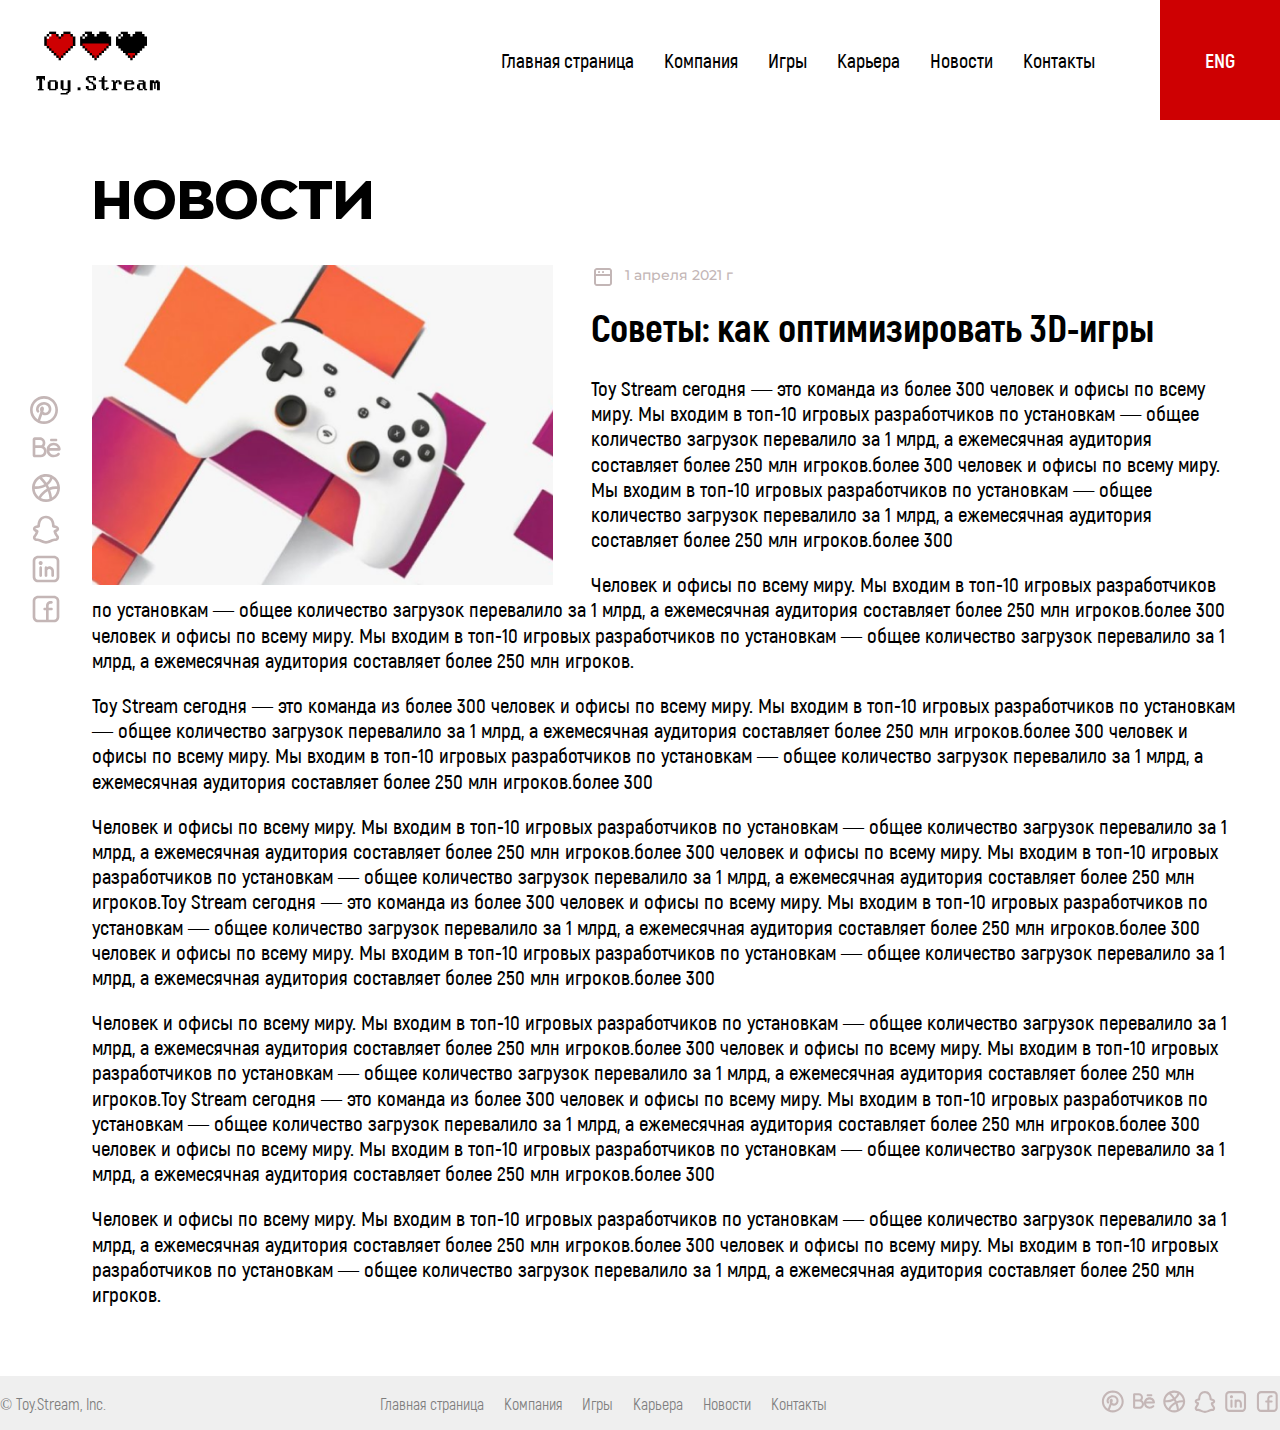
<file: news-item.html>
<!DOCTYPE html>
<html lang="ru">
<head>
	<meta charset="UTF-8">
	<meta name="viewport" content="width=device-width, initial-scale=1.0">
	<title>Новости (подробно)</title>
	<link rel="stylesheet" href="style.css">
</head>
<body>
		<header class="header">
		<div class="header__container-news-item container">
			<div class="header__top">
			<div class="header__logo">
                 <img src="images/logo.png" alt="лого" class="header__logo-img">
			</div>
			<nav class="header__menu">
		<ul class="header__list">
				<li class="header__item">
				    <a href="index.html" class="header__link">Главная страница</a>
				</li>
				<li class="header__item">
				    <a href="team.html" class="header__link">Компания</a>
				</li>
				<li class="header__item">
				    <a href="games.html" class="header__link">Игры</a>
				</li>
				<li class="header__item">
				    <a href="career.html" class="header__link">Карьера</a>
				</li>
				<li class="header__item">
				    <a href="news.html" class="header__link">Новости</a>
				</li>
				<li class="header__item">
				    <a href="contacts.html" class="header__link">Контакты</a>
				</li>
				<li class="header__item btn">
					<button class="header__button">Eng</button>
				</li>
			</ul>
		</nav>
		<div class="header__burger">
			<span></span>
		</div>
	</div>

	<div class="header__news-item news-item basic">		

				<ul class="news-item__icons icons">
					<li class="news-item__icon icon">
						<a href="#" class="news-item__icon-link icon-link">
						
							<svg xmlns="http://www.w3.org/2000/svg" width="28" height="28" viewBox="0 0 28 28" fill="none">
<path fill-rule="evenodd" clip-rule="evenodd" d="M2.66667 14C2.66748 11.5887 3.43734 9.2405 4.86435 7.29678C6.29135 5.35305 8.3011 3.91513 10.6014 3.19205C12.9018 2.46896 15.3728 2.49841 17.6552 3.2761C19.9377 4.05379 21.9126 5.5392 23.2929 7.51637C24.6732 9.49355 25.3869 11.8594 25.3302 14.2701C25.2736 16.6807 24.4495 19.0104 22.9779 20.9206C21.5063 22.8308 19.4637 24.2218 17.1473 24.8914C14.8308 25.561 12.3612 25.4743 10.0973 24.644C10.8666 22.5821 11.6128 20.5118 12.336 18.4333C13.1013 18.98 14.0893 19.3333 15.3333 19.3333C17.9133 19.3333 20.6333 17.6333 21.3067 14.2613C22.156 10.028 18.7653 6 14 6C11.996 6 10.0253 6.80533 8.55067 8.08267C7.07333 9.364 6 11.2093 6 13.3333C6 14.3667 6.312 15.5173 7.05467 16.2747C7.30634 16.5224 7.64525 16.6613 7.99839 16.6616C8.35153 16.6618 8.69064 16.5234 8.94267 16.276C9.18775 16.0311 9.32787 15.7004 9.33334 15.3539C9.33882 15.0075 9.20922 14.6725 8.972 14.42C7.924 13.1133 9.30533 10.9587 10.2973 10.0987C11.328 9.20533 12.6893 8.66667 14 8.66667C17.236 8.66667 19.1787 11.3053 18.6933 13.7387C18.288 15.7573 16.752 16.6667 15.3333 16.6667C14.2427 16.6667 13.656 16.2067 13.28 15.6107C13.4853 14.9653 13.66 14.3787 13.7853 13.9013C14.0413 12.9187 14.196 11.7333 13.312 10.996C12.6547 10.4493 11.8787 10.5693 11.404 10.808C10.52 11.248 10 12.28 10 13.3333C10 13.9213 10.092 14.8333 10.4227 15.776C9.56227 18.3421 8.65634 20.8927 7.70533 23.4267C6.15419 22.3918 4.88264 20.9898 4.00363 19.3453C3.12463 17.7008 2.66537 15.8647 2.66667 14ZM14 0C6.268 0 0 6.268 0 14C0 21.732 6.268 28 14 28C21.732 28 28 21.732 28 14C28 6.268 21.732 0 14 0Z"/>
</svg>
						</a>
						</li>
					<li class="news-item__icon icon">	
					<a href="#" class="news-item__icon-link icon-link">
						<svg xmlns="http://www.w3.org/2000/svg" width="32" height="32" viewBox="0 0 32 32" fill="none">
  <path fill-rule="evenodd" clip-rule="evenodd" d="M15.3332 11.3333C15.3332 12.528 14.8838 13.6186 14.1452 14.444C15.182 15.1814 15.9575 16.2294 16.3597 17.4364C16.762 18.6435 16.7701 19.9472 16.3829 21.1591C15.9957 22.3711 15.2333 23.4286 14.2058 24.179C13.1783 24.9293 11.9388 25.3335 10.6665 25.3333H4.6665C4.13607 25.3333 3.62736 25.1226 3.25229 24.7475C2.87722 24.3725 2.6665 23.8637 2.6665 23.3333V7.33331C2.6665 6.80288 2.87722 6.29417 3.25229 5.9191C3.62736 5.54403 4.13607 5.33331 4.6665 5.33331H9.99984C11.4143 5.33331 12.7709 5.89522 13.7711 6.89541C14.7713 7.8956 15.3332 9.25216 15.3332 10.6666V11.3333ZM5.33317 13.3333V7.99998H9.99984C10.7071 7.99998 11.3854 8.28093 11.8855 8.78103C12.3856 9.28113 12.6665 9.9594 12.6665 10.6666V11.3333C12.6665 11.8637 12.4558 12.3725 12.0807 12.7475C11.7056 13.1226 11.1969 13.3333 10.6665 13.3333H5.33317ZM5.33317 16H10.6665C11.5506 16 12.3984 16.3512 13.0235 16.9763C13.6486 17.6014 13.9998 18.4493 13.9998 19.3333C13.9998 20.2174 13.6486 21.0652 13.0235 21.6903C12.3984 22.3155 11.5506 22.6666 10.6665 22.6666H5.33317V16Z"/>
  <path d="M20 8.00002C20 7.6464 20.1405 7.30726 20.3905 7.05721C20.6406 6.80716 20.9797 6.66669 21.3333 6.66669H26C26.3536 6.66669 26.6928 6.80716 26.9428 7.05721C27.1929 7.30726 27.3333 7.6464 27.3333 8.00002C27.3333 8.35364 27.1929 8.69278 26.9428 8.94283C26.6928 9.19288 26.3536 9.33335 26 9.33335H21.3333C20.9797 9.33335 20.6406 9.19288 20.3905 8.94283C20.1405 8.69278 20 8.35364 20 8.00002Z"/>
  <path fill-rule="evenodd" clip-rule="evenodd" d="M23.6665 10.6666C19.8785 10.6666 16.6665 13.576 16.6665 17.3333V18.6666C16.6665 22.424 19.8785 25.3333 23.6665 25.3333C25.6865 25.3333 27.1492 24.752 28.1292 24.12C28.7185 23.7413 29.1812 23.28 29.6265 22.7493C29.8203 22.4583 29.892 22.1028 29.8262 21.7594C29.7604 21.4161 29.5624 21.1123 29.2748 20.9135C28.9872 20.7147 28.633 20.6368 28.2886 20.6967C27.9441 20.7565 27.6369 20.9492 27.4332 21.2333C27.2216 21.4881 26.9693 21.7062 26.6865 21.8786C26.1118 22.248 25.1452 22.6666 23.6665 22.6666C21.1958 22.6666 19.3332 20.8 19.3332 18.6666H29.3332C29.6868 18.6666 30.0259 18.5261 30.276 18.2761C30.526 18.0261 30.6665 17.6869 30.6665 17.3333C30.6665 13.576 27.4545 10.6666 23.6665 10.6666ZM27.7505 16C27.1638 14.4786 25.6012 13.3333 23.6665 13.3333C21.7318 13.3333 20.1692 14.4786 19.5825 16H27.7505Z"/>
</svg>
					</a>
					</li>
					<li class="news-item__icon icon">
					<a href="#" class="news-item__icon-link icon-link">
						<svg xmlns="http://www.w3.org/2000/svg" width="32" height="32" viewBox="0 0 32 32" fill="none">
  <path fill-rule="evenodd" clip-rule="evenodd" d="M4.79467 14.2906C8.25067 14.5773 11.56 13.884 14.3 12.3173C12.9215 10.2697 11.3064 8.39186 9.488 6.72262C8.23517 7.60177 7.17341 8.72558 6.36678 10.0263C5.56015 11.327 5.02535 12.7776 4.79467 14.2906ZM8.92533 3.91729C6.81662 5.15139 5.06778 6.91612 3.8528 9.03591C2.63781 11.1557 1.99903 13.5567 2 16C2 23.732 8.268 30 16 30C23.732 30 30 23.732 30 16C30 8.26796 23.732 1.99996 16 1.99996C13.5131 1.99593 11.0704 2.65748 8.92533 3.91596V3.91729ZM11.9733 5.40129C13.6545 7.03458 15.1638 8.836 16.4773 10.7773C18.1401 9.34269 19.4303 7.52637 20.2373 5.48396C18.8905 4.94187 17.4518 4.66436 16 4.66662C14.6246 4.66509 13.2605 4.91451 11.9747 5.40262L11.9733 5.40129ZM22.588 6.77729C21.5677 9.22706 19.9588 11.3873 17.904 13.0666C18.368 13.8786 18.7987 14.7093 19.1947 15.556C21.7053 14.5786 24.4213 14.128 27.2147 14.3586C26.9939 12.8488 26.4704 11.3991 25.6756 10.0966C24.8808 8.79405 23.831 7.66549 22.5893 6.77862L22.588 6.77729ZM27.2853 17.0413C24.856 16.7933 22.4587 17.1613 20.2293 18.016C21.1509 20.4526 21.7615 22.9958 22.0467 25.5853C23.5164 24.6581 24.7531 23.4053 25.6613 21.9238C26.5694 20.4423 27.1246 18.7717 27.284 17.0413H27.2853ZM19.4773 26.788C19.2811 24.1826 18.7206 21.6176 17.812 19.168C14.988 20.7906 12.564 23.216 10.88 26.1133C12.4667 26.9178 14.221 27.3359 16 27.3333C17.2133 27.3333 18.3827 27.1426 19.4787 26.7893L19.4773 26.788ZM8.65733 24.6333C10.6093 21.3346 13.444 18.5373 16.78 16.688C16.446 15.974 16.0858 15.2726 15.7 14.5853C12.4813 16.4413 8.63333 17.2573 4.70533 16.9573C4.9559 19.9379 6.37687 22.6978 8.65733 24.6333Z"/>
</svg>
						
					</a>
					</li>
					<li class="news-item__icon icon">
					<a href="#" class="news-item__icon-link icon-link">
						<svg xmlns="http://www.w3.org/2000/svg" width="32" height="32" viewBox="0 0 32 32" fill="none">
  <path fill-rule="evenodd" clip-rule="evenodd" d="M9.66449 5.42669C11.2405 3.55469 13.4725 2.66669 16.0005 2.66669C18.5872 2.66669 20.8058 3.71202 22.3525 5.61735C23.7258 7.31069 24.5032 9.59602 24.6445 12.2534L24.7672 12.272L24.7938 12.276C25.0205 12.308 25.2912 12.348 25.5725 12.4027C26.6138 12.604 28.3912 13.1134 29.0032 15.0214C29.3098 15.98 29.1565 16.868 28.6192 17.572C28.1565 18.1787 27.4952 18.5294 27.0218 18.7414C26.7872 18.848 26.5525 18.9387 26.3552 19.0147C26.8165 20.2627 27.6192 21.5467 28.5072 22.7094C29.3432 23.8054 29.1218 25.1934 28.6898 26.0987C28.2565 27.0054 27.3205 28.0414 25.9578 28.1C25.1872 28.1334 24.3778 28.2134 23.5725 28.36C23.2085 28.4267 22.7792 28.572 22.2458 28.792C21.9272 28.9227 21.6352 29.0534 21.3205 29.1934C21.0698 29.3054 20.8058 29.4227 20.5005 29.5534C19.2472 30.092 17.7072 30.6667 16.0005 30.6667C14.2938 30.6667 12.7538 30.092 11.5005 29.5534C11.1952 29.4227 10.9298 29.3054 10.6805 29.1934C10.3739 29.0553 10.0655 28.9215 9.75515 28.792C9.22182 28.572 8.79249 28.4254 8.42849 28.3587C7.62315 28.212 6.81382 28.1334 6.04182 28.1C4.68049 28.0414 3.74315 27.0054 3.31115 26.0987C2.87915 25.1934 2.65782 23.8054 3.49382 22.7094C4.38715 21.5387 5.19382 20.2454 5.65382 18.9894C5.45197 18.91 5.25234 18.825 5.05515 18.7347C4.59382 18.5187 3.96715 18.1734 3.50449 17.5947C2.98849 16.9467 2.76049 16.1107 2.96315 15.1534C3.39515 13.104 5.32315 12.5934 6.34182 12.4014C6.63115 12.348 6.91249 12.308 7.14849 12.2747L7.19515 12.268L7.35515 12.2454C7.48715 9.41202 8.25915 7.09469 9.66449 5.42669ZM11.7045 7.14402C10.6872 8.35069 10.0005 10.2907 10.0005 13.144V13.2827L9.97115 13.42C9.82315 14.1187 9.28582 14.4454 9.01915 14.5707C8.73915 14.7027 8.43649 14.768 8.22315 14.808C8.01515 14.8467 7.78315 14.8787 7.57649 14.9067L7.51515 14.916C7.28723 14.9462 7.06006 14.9817 6.83382 15.0227C5.81382 15.2134 5.62049 15.4667 5.57115 15.7027C5.53649 15.872 5.56715 15.9067 5.58449 15.9254L5.58982 15.9307C5.66049 16.02 5.83115 16.1534 6.18582 16.3187C6.35115 16.396 6.52582 16.4667 6.71915 16.5454L6.76715 16.564C6.93649 16.6307 7.13782 16.712 7.31515 16.796C7.48982 16.876 7.78182 17.0227 8.02982 17.26C8.31782 17.536 8.66582 18.0747 8.49649 18.7854C8.01115 20.8267 6.78582 22.792 5.61515 24.3254C5.59734 24.3702 5.59004 24.4186 5.59382 24.4667C5.59382 24.5934 5.62982 24.7667 5.71649 24.9494C5.80449 25.132 5.91649 25.272 6.02049 25.356C6.10582 25.4254 6.15382 25.436 6.15915 25.436C7.02715 25.4734 7.95915 25.564 8.90582 25.736C9.54982 25.8534 10.1858 26.0854 10.7725 26.328C11.0965 26.4614 11.4685 26.6267 11.8298 26.7867C12.0818 26.8987 12.3285 27.008 12.5498 27.1027C13.7485 27.616 14.8672 28 16.0005 28C17.1338 28 18.2538 27.616 19.4512 27.1027C19.6725 27.008 19.9192 26.8974 20.1712 26.7867C20.5312 26.6267 20.9045 26.4614 21.2272 26.328C21.8138 26.0854 22.4498 25.8534 23.0938 25.736C24.0405 25.5627 24.9738 25.4734 25.8405 25.436C25.8485 25.436 25.8952 25.4254 25.9805 25.356C26.1094 25.2435 26.213 25.1049 26.2845 24.9494C26.3593 24.799 26.4011 24.6345 26.4072 24.4667C26.4072 24.3427 26.3765 24.3134 26.3872 24.328C25.2165 22.7947 23.9898 20.828 23.5032 18.7854C23.3232 18.0254 23.7352 17.4787 24.0192 17.2254C24.2725 17.0014 24.5685 16.8614 24.7485 16.7827C24.9285 16.7027 25.1312 16.6267 25.3045 16.5614L25.3685 16.536C25.5725 16.46 25.7552 16.3894 25.9272 16.3107C26.2872 16.1494 26.4405 16.0254 26.4925 15.9627C26.4878 15.9196 26.4784 15.8771 26.4645 15.836C26.3432 15.4574 26.0005 15.2014 25.0645 15.02C24.8525 14.98 24.6378 14.948 24.4112 14.9134L24.3605 14.9067C24.1495 14.878 23.9392 14.8442 23.7298 14.8054C23.4582 14.7578 23.1942 14.6744 22.9445 14.5574C22.6645 14.4187 22.1712 14.0867 22.0298 13.42L22.0005 13.2827V13.1427C22.0005 10.5427 21.3245 8.58269 20.2818 7.29869C19.2618 6.04002 17.8152 5.33335 16.0005 5.33335C14.1272 5.33335 12.6938 5.96802 11.7032 7.14402H11.7045Z"/>
</svg>
					</a>
					</li>
					<li class="news-item__icon icon">
					<a href="#" class="news-item__icon-link icon-link">
						<svg xmlns="http://www.w3.org/2000/svg" width="32" height="32" viewBox="0 0 32 32" fill="none">
  <path fill-rule="evenodd" clip-rule="evenodd" d="M8.00033 2.66669C6.58584 2.66669 5.22928 3.22859 4.22909 4.22878C3.2289 5.22898 2.66699 6.58553 2.66699 8.00002V24C2.66699 25.4145 3.2289 26.7711 4.22909 27.7713C5.22928 28.7715 6.58584 29.3334 8.00033 29.3334H24.0003C25.4148 29.3334 26.7714 28.7715 27.7716 27.7713C28.7718 26.7711 29.3337 25.4145 29.3337 24V8.00002C29.3337 6.58553 28.7718 5.22898 27.7716 4.22878C26.7714 3.22859 25.4148 2.66669 24.0003 2.66669H8.00033ZM5.33366 8.00002C5.33366 7.29278 5.61461 6.6145 6.11471 6.1144C6.6148 5.61431 7.29308 5.33335 8.00033 5.33335H24.0003C24.7076 5.33335 25.3858 5.61431 25.8859 6.1144C26.386 6.6145 26.667 7.29278 26.667 8.00002V24C26.667 24.7073 26.386 25.3855 25.8859 25.8856C25.3858 26.3857 24.7076 26.6667 24.0003 26.6667H8.00033C7.29308 26.6667 6.6148 26.3857 6.11471 25.8856C5.61461 25.3855 5.33366 24.7073 5.33366 24V8.00002ZM12.0003 14.6667C12.0003 14.3131 11.8598 13.9739 11.6098 13.7239C11.3598 13.4738 11.0206 13.3334 10.667 13.3334C10.3134 13.3334 9.97423 13.4738 9.72418 13.7239C9.47413 13.9739 9.33366 14.3131 9.33366 14.6667V22.6667C9.33366 23.0203 9.47413 23.3594 9.72418 23.6095C9.97423 23.8595 10.3134 24 10.667 24C11.0206 24 11.3598 23.8595 11.6098 23.6095C11.8598 23.3594 12.0003 23.0203 12.0003 22.6667V14.6667ZM12.667 10C12.667 10.5305 12.4563 11.0392 12.0812 11.4142C11.7061 11.7893 11.1974 12 10.667 12C10.1366 12 9.62785 11.7893 9.25278 11.4142C8.87771 11.0392 8.66699 10.5305 8.66699 10C8.66699 9.46959 8.87771 8.96088 9.25278 8.58581C9.62785 8.21073 10.1366 8.00002 10.667 8.00002C11.1974 8.00002 11.7061 8.21073 12.0812 8.58581C12.4563 8.96088 12.667 9.46959 12.667 10ZM16.0003 13.3334C16.4537 13.3334 16.8537 13.56 17.0937 13.904C17.7809 13.5295 18.551 13.3333 19.3337 13.3334C22.2137 13.3334 24.0003 15.9014 24.0003 18.0947V22.6667C24.0003 23.0203 23.8598 23.3594 23.6098 23.6095C23.3598 23.8595 23.0206 24 22.667 24C22.3134 24 21.9742 23.8595 21.7242 23.6095C21.4741 23.3594 21.3337 23.0203 21.3337 22.6667V18.0934C21.3337 17.0694 20.4537 15.9987 19.3337 15.9987C18.635 15.9987 17.863 16.3787 17.3337 17.2827V22.6667C17.3337 23.0203 17.1932 23.3594 16.9431 23.6095C16.6931 23.8595 16.3539 24 16.0003 24C15.6467 24 15.3076 23.8595 15.0575 23.6095C14.8075 23.3594 14.667 23.0203 14.667 22.6667V14.6667C14.667 14.3131 14.8075 13.9739 15.0575 13.7239C15.3076 13.4738 15.6467 13.3334 16.0003 13.3334Z"/>
</svg>
					</a>
					</li>
					<li class="news-item__icon icon">
					<a href="#" class="news-item__icon-link icon-link">
						<svg xmlns="http://www.w3.org/2000/svg" width="32" height="32" viewBox="0 0 32 32" fill="none">
  <path fill-rule="evenodd" clip-rule="evenodd" d="M2.66699 8.00002C2.66699 6.58553 3.2289 5.22898 4.22909 4.22878C5.22928 3.22859 6.58584 2.66669 8.00033 2.66669H24.0003C25.4148 2.66669 26.7714 3.22859 27.7716 4.22878C28.7718 5.22898 29.3337 6.58553 29.3337 8.00002V24C29.3337 25.4145 28.7718 26.7711 27.7716 27.7713C26.7714 28.7715 25.4148 29.3334 24.0003 29.3334H8.00033C6.58584 29.3334 5.22928 28.7715 4.22909 27.7713C3.2289 26.7711 2.66699 25.4145 2.66699 24V8.00002ZM8.00033 5.33335C7.29308 5.33335 6.6148 5.61431 6.11471 6.1144C5.61461 6.6145 5.33366 7.29278 5.33366 8.00002V24C5.33366 24.7073 5.61461 25.3855 6.11471 25.8856C6.6148 26.3857 7.29308 26.6667 8.00033 26.6667H16.0003V17.3334H14.667C14.3134 17.3334 13.9742 17.1929 13.7242 16.9428C13.4741 16.6928 13.3337 16.3536 13.3337 16C13.3337 15.6464 13.4741 15.3073 13.7242 15.0572C13.9742 14.8072 14.3134 14.6667 14.667 14.6667H16.0003V12.6667C16.0003 11.429 16.492 10.242 17.3672 9.36686C18.2423 8.49169 19.4293 8.00002 20.667 8.00002H21.467C21.8206 8.00002 22.1597 8.1405 22.4098 8.39054C22.6598 8.64059 22.8003 8.97973 22.8003 9.33335C22.8003 9.68698 22.6598 10.0261 22.4098 10.2762C22.1597 10.5262 21.8206 10.6667 21.467 10.6667H20.667C20.4043 10.6667 20.1443 10.7184 19.9016 10.8189C19.659 10.9194 19.4385 11.0668 19.2528 11.2525C19.0671 11.4382 18.9197 11.6587 18.8192 11.9013C18.7187 12.144 18.667 12.404 18.667 12.6667V14.6667H21.467C21.8206 14.6667 22.1597 14.8072 22.4098 15.0572C22.6598 15.3073 22.8003 15.6464 22.8003 16C22.8003 16.3536 22.6598 16.6928 22.4098 16.9428C22.1597 17.1929 21.8206 17.3334 21.467 17.3334H18.667V26.6667H24.0003C24.7076 26.6667 25.3858 26.3857 25.8859 25.8856C26.386 25.3855 26.667 24.7073 26.667 24V8.00002C26.667 7.29278 26.386 6.6145 25.8859 6.1144C25.3858 5.61431 24.7076 5.33335 24.0003 5.33335H8.00033Z"/>
</svg>
					</a>
				</li>
			</ul>

			<div class="news-item__wrapper">
				<h1 class="news-item__title title">Новости</h1>
				<div class="news-item__content">
					<div class="news-item__img">
						<img src="images/news.png" alt="Картинка">
					</div>
					<p class="news-item__date"><img src="images/news-icon.png">1 апреля 2021 г</p>
					<h2 class="news-item__subtitle">Советы: как оптимизировать 3D-игры</h2>
					<p class="news-item__text text">Toy Stream сегодня — это команда из более 300 человек и офисы по всему миру. Мы входим в топ-10 игровых разработчиков по установкам — общее количество загрузок перевалило за 1 млрд, а ежемесячная аудитория составляет более 250 млн игроков.более 300 человек и офисы по всему миру. Мы входим в топ-10 игровых разработчиков по установкам — общее количество загрузок перевалило за 1 млрд, а ежемесячная аудитория составляет более 250 млн игроков.более 300</p>
					<p class="news-item__text text">Человек и офисы по всему миру. Мы входим в топ-10 игровых разработчиков по установкам — общее количество загрузок перевалило за 1 млрд, а ежемесячная аудитория составляет более 250 млн игроков.более 300 человек и офисы по всему миру. Мы входим в топ-10 игровых разработчиков по установкам — общее количество загрузок перевалило за 1 млрд, а ежемесячная аудитория составляет более 250 млн игроков.</p>
					<p class="news-item__text text">Toy Stream сегодня — это команда из более 300 человек и офисы по всему миру. Мы входим в топ-10 игровых разработчиков по установкам — общее количество загрузок перевалило за 1 млрд, а ежемесячная аудитория составляет более 250 млн игроков.более 300 человек и офисы по всему миру. Мы входим в топ-10 игровых разработчиков по установкам — общее количество загрузок перевалило за 1 млрд, а ежемесячная аудитория составляет более 250 млн игроков.более 300</p>
					<p class="news-item__text text">Человек и офисы по всему миру. Мы входим в топ-10 игровых разработчиков по установкам — общее количество загрузок перевалило за 1 млрд, а ежемесячная аудитория составляет более 250 млн игроков.более 300 человек и офисы по всему миру. Мы входим в топ-10 игровых разработчиков по установкам — общее количество загрузок перевалило за 1 млрд, а ежемесячная аудитория составляет более 250 млн игроков.Toy Stream сегодня — это команда из более 300 человек и офисы по всему миру. Мы входим в топ-10 игровых разработчиков по установкам — общее количество загрузок перевалило за 1 млрд, а ежемесячная аудитория составляет более 250 млн игроков.более 300 человек и офисы по всему миру. Мы входим в топ-10 игровых разработчиков по установкам — общее количество загрузок перевалило за 1 млрд, а ежемесячная аудитория составляет более 250 млн игроков.более 300</p>
					<p class="news-item__text text">Человек и офисы по всему миру. Мы входим в топ-10 игровых разработчиков по установкам — общее количество загрузок перевалило за 1 млрд, а ежемесячная аудитория составляет более 250 млн игроков.более 300 человек и офисы по всему миру. Мы входим в топ-10 игровых разработчиков по установкам — общее количество загрузок перевалило за 1 млрд, а ежемесячная аудитория составляет более 250 млн игроков.Toy Stream сегодня — это команда из более 300 человек и офисы по всему миру. Мы входим в топ-10 игровых разработчиков по установкам — общее количество загрузок перевалило за 1 млрд, а ежемесячная аудитория составляет более 250 млн игроков.более 300 человек и офисы по всему миру. Мы входим в топ-10 игровых разработчиков по установкам — общее количество загрузок перевалило за 1 млрд, а ежемесячная аудитория составляет более 250 млн игроков.более 300</p>
					<p class="news-item__text text">Человек и офисы по всему миру. Мы входим в топ-10 игровых разработчиков по установкам — общее количество загрузок перевалило за 1 млрд, а ежемесячная аудитория составляет более 250 млн игроков.более 300 человек и офисы по всему миру. Мы входим в топ-10 игровых разработчиков по установкам — общее количество загрузок перевалило за 1 млрд, а ежемесячная аудитория составляет более 250 млн игроков.</p>
				</div>
			</div>
		</div>
		<button class="btn-up btn-up_hide">
		<img src="images/arrow-up.png">
		<p>Вверх</p>
	    </button>
	</div>
</header>

<footer class="footer">
				<div class="footer__container container">
				<p class="footer__text">© Toy.Stream, Inc.</p>
				<ul class="footer__list">
				<li class="footer__item">
				    <a href="index.html" class="footer__link">Главная страница</a>
				</li>
				<li class="footer__item">
				    <a href="team.html" class="footer__link">Компания</a>
				</li>
				<li class="footer__item">
				    <a href="games.html" class="footer__link">Игры</a>
				</li>
				<li class="footer__item">
				    <a href="career.html" class="footer__link">Карьера</a>
				</li>
				<li class="footer__item">
				    <a href="news.html" class="footer__link">Новости</a>
				</li>
				<li class="footer__item">
				    <a href="contacts.html" class="footer__link">Контакты</a>
				</li>
			</ul>
					<ul class="footer__icons">
					<li class="footer__icon">
						<a href="#" class="footer__icon-link">
							<svg xmlns="http://www.w3.org/2000/svg" width="26" height="25" viewBox="0 0 26 25" fill="none">
  <path fill-rule="evenodd" clip-rule="evenodd" d="M3.93572 12.4961C3.93635 10.6129 4.53762 8.77892 5.65212 7.26085C6.76662 5.74279 8.33626 4.61976 10.1328 4.05503C11.9294 3.49029 13.8593 3.51329 15.6419 4.12067C17.4245 4.72806 18.9669 5.88817 20.045 7.43236C21.123 8.97655 21.6804 10.8243 21.6361 12.707C21.5919 14.5898 20.9483 16.4093 19.7989 17.9012C18.6496 19.393 17.0544 20.4794 15.2452 21.0024C13.436 21.5254 11.5072 21.4577 9.73913 20.8092C10.3399 19.1988 10.9227 17.5819 11.4875 15.9586C12.0853 16.3855 12.8569 16.6615 13.8285 16.6615C15.8435 16.6615 17.9678 15.3338 18.4937 12.7002C19.157 9.39396 16.5089 6.24806 12.7871 6.24806C11.222 6.24806 9.6829 6.87703 8.53117 7.87464C7.37736 8.87537 6.53908 10.3166 6.53908 11.9755C6.53908 12.7825 6.78275 13.6812 7.36278 14.2727C7.55934 14.4661 7.82403 14.5747 8.09984 14.5749C8.37564 14.5751 8.64049 14.4669 8.83732 14.2737C9.02873 14.0824 9.13817 13.8241 9.14245 13.5536C9.14672 13.283 9.0455 13.0214 8.86023 12.8242C8.04174 11.8036 9.12057 10.1208 9.89533 9.44915C10.7003 8.75145 11.7635 8.33075 12.7871 8.33075C15.3145 8.33075 16.8317 10.3916 16.4527 12.292C16.1361 13.8686 14.9365 14.5788 13.8285 14.5788C12.9767 14.5788 12.5185 14.2196 12.2248 13.7541C12.3852 13.2501 12.5216 12.7919 12.6195 12.4191C12.8194 11.6516 12.9402 10.7258 12.2498 10.15C11.7364 9.72303 11.1304 9.81675 10.7596 10.0031C10.0692 10.3468 9.66311 11.1528 9.66311 11.9755C9.66311 12.4347 9.73496 13.147 9.99322 13.8832C9.32124 15.8874 8.6137 17.8794 7.87096 19.8584C6.6595 19.0502 5.66641 17.9552 4.9799 16.6709C4.29339 15.3865 3.93471 13.9525 3.93572 12.4961ZM12.7871 1.56201C6.74839 1.56201 1.85303 6.45737 1.85303 12.4961C1.85303 18.5349 6.74839 23.4302 12.7871 23.4302C18.8259 23.4302 23.7213 18.5349 23.7213 12.4961C23.7213 6.45737 18.8259 1.56201 12.7871 1.56201Z"/>
</svg>
						</a>
						</li>
					<li class="footer__icon">	
					<a href="#" class="footer__icon-link">
						<svg xmlns="http://www.w3.org/2000/svg" width="25" height="25" viewBox="0 0 25 25" fill="none">
  <path fill-rule="evenodd" clip-rule="evenodd" d="M11.9777 8.85145C11.9777 9.7845 11.6268 10.6363 11.0499 11.2809C11.8596 11.8569 12.4653 12.6753 12.7795 13.618C13.0936 14.5608 13.1 15.579 12.7976 16.5255C12.4952 17.4721 11.8997 18.298 11.0972 18.884C10.2947 19.47 9.32672 19.7857 8.33303 19.7856H3.64698C3.2327 19.7856 2.8354 19.621 2.54247 19.3281C2.24953 19.0351 2.08496 18.6378 2.08496 18.2236V5.72742C2.08496 5.31315 2.24953 4.91584 2.54247 4.62291C2.8354 4.32997 3.2327 4.16541 3.64698 4.16541H7.81236C8.91708 4.16541 9.97656 4.60426 10.7577 5.38542C11.5389 6.16658 11.9777 7.22606 11.9777 8.33078V8.85145ZM4.16765 10.4135V6.24809H7.81236C8.36472 6.24809 8.89446 6.46752 9.28504 6.8581C9.67562 7.24868 9.89504 7.77842 9.89504 8.33078V8.85145C9.89504 9.26573 9.73047 9.66303 9.43754 9.95597C9.14461 10.2489 8.7473 10.4135 8.33303 10.4135H4.16765ZM4.16765 12.4962H8.33303C9.02348 12.4962 9.68566 12.7704 10.1739 13.2587C10.6621 13.7469 10.9364 14.4091 10.9364 15.0995C10.9364 15.79 10.6621 16.4521 10.1739 16.9404C9.68566 17.4286 9.02348 17.7029 8.33303 17.7029H4.16765V12.4962Z" fill="#C4B6B6"/>
  <path d="M15.6226 6.24801C15.6226 5.97183 15.7323 5.70696 15.9276 5.51167C16.1229 5.31638 16.3877 5.20667 16.6639 5.20667H20.3086C20.5848 5.20667 20.8497 5.31638 21.0449 5.51167C21.2402 5.70696 21.35 5.97183 21.35 6.24801C21.35 6.52419 21.2402 6.78906 21.0449 6.98435C20.8497 7.17964 20.5848 7.28935 20.3086 7.28935H16.6639C16.3877 7.28935 16.1229 7.17964 15.9276 6.98435C15.7323 6.78906 15.6226 6.52419 15.6226 6.24801Z" fill="#C4B6B6"/>
  <path fill-rule="evenodd" clip-rule="evenodd" d="M18.4861 8.33081C15.5276 8.33081 13.019 10.603 13.019 13.5375V14.5789C13.019 17.5134 15.5276 19.7856 18.4861 19.7856C20.0637 19.7856 21.2061 19.3316 21.9715 18.838C22.4318 18.5422 22.7931 18.1819 23.1409 17.7675C23.2922 17.5402 23.3482 17.2626 23.2969 16.9944C23.2455 16.7262 23.0908 16.489 22.8662 16.3337C22.6416 16.1785 22.365 16.1176 22.096 16.1644C21.8269 16.2111 21.587 16.3616 21.4279 16.5835C21.2626 16.7825 21.0656 16.9528 20.8447 17.0875C20.3959 17.3759 19.641 17.7029 18.4861 17.7029C16.5565 17.7029 15.1017 16.245 15.1017 14.5789H22.9118C23.188 14.5789 23.4529 14.4692 23.6482 14.2739C23.8434 14.0786 23.9532 13.8137 23.9532 13.5375C23.9532 10.603 21.4446 8.33081 18.4861 8.33081ZM21.6757 12.4962C21.2175 11.308 19.9971 10.4135 18.4861 10.4135C16.9751 10.4135 15.7547 11.308 15.2965 12.4962H21.6757Z"/>
</svg>
					</a>
					</li>
					<li class="footer__icon">
					<a href="#" class="footer__icon-link">
						<svg xmlns="http://www.w3.org/2000/svg" width="26" height="25" viewBox="0 0 26 25" fill="none">
  <path fill-rule="evenodd" clip-rule="evenodd" d="M4.45903 11.1611C7.15819 11.385 9.74281 10.8435 11.8828 9.61995C10.8062 8.02078 9.54471 6.55415 8.12456 5.25047C7.14609 5.93708 6.31685 6.81479 5.68686 7.83065C5.05687 8.8465 4.63919 9.97945 4.45903 11.1611ZM7.68511 3.05948C6.03819 4.02332 4.67233 5.40159 3.72342 7.05716C2.7745 8.71273 2.27561 10.5879 2.27637 12.4961C2.27637 18.5349 7.17173 23.4303 13.2105 23.4303C19.2492 23.4303 24.1446 18.5349 24.1446 12.4961C24.1446 6.45738 19.2492 1.56203 13.2105 1.56203C11.2682 1.55888 9.36039 2.07556 7.68511 3.05844V3.05948ZM10.0656 4.21849C11.3787 5.4941 12.5574 6.90103 13.5833 8.41719C14.8819 7.29676 15.8895 5.8782 16.5199 4.28306C15.468 3.85968 14.3444 3.64295 13.2105 3.64471C12.1363 3.64352 11.0709 3.83831 10.0667 4.21954L10.0656 4.21849ZM18.3558 5.29316C17.5589 7.20645 16.3024 8.89363 14.6975 10.2052C15.0599 10.8394 15.3963 11.4881 15.7055 12.1494C17.6664 11.3861 19.7876 11.0341 21.9692 11.2142C21.7968 10.0351 21.3879 8.90285 20.7672 7.88556C20.1464 6.86827 19.3266 5.98685 18.3568 5.2942L18.3558 5.29316ZM22.0244 13.3094C20.1271 13.1157 18.2548 13.4032 16.5136 14.0707C17.2334 15.9737 17.7102 17.96 17.933 19.9824C19.0808 19.2582 20.0467 18.2798 20.756 17.1227C21.4653 15.9656 21.8989 14.6609 22.0234 13.3094H22.0244ZM15.9263 20.9217C15.7731 18.8869 15.3353 16.8836 14.6257 14.9704C12.4201 16.2377 10.5269 18.1319 9.21172 20.3947C10.4509 21.0231 11.8211 21.3496 13.2105 21.3476C14.1581 21.3476 15.0714 21.1987 15.9274 20.9227L15.9263 20.9217ZM7.4758 19.2388C9.00033 16.6626 11.2142 14.4778 13.8197 13.0335C13.5588 12.4759 13.2775 11.9281 12.9762 11.3913C10.4624 12.8408 7.45706 13.4781 4.38926 13.2438C4.58495 15.5717 5.69474 17.7272 7.4758 19.2388Z"/>
</svg>
						
					</a>
					</li>
					<li class="footer__icon">
					<a href="#" class="footer__icon-link">
						<svg xmlns="http://www.w3.org/2000/svg" width="26" height="25" viewBox="0 0 26 25" fill="none">
  <path fill-rule="evenodd" clip-rule="evenodd" d="M7.97333 4.23822C9.2042 2.77618 10.9474 2.08264 12.9218 2.08264C14.942 2.08264 16.6748 2.89906 17.8828 4.38714C18.9553 5.70964 19.5625 7.49451 19.6728 9.56991L19.7686 9.58449L19.7895 9.58761C19.9665 9.6126 20.1779 9.64384 20.3976 9.68654C21.2109 9.84378 22.599 10.2416 23.077 11.7317C23.3165 12.4805 23.1967 13.174 22.7771 13.7238C22.4157 14.1976 21.8992 14.4715 21.5296 14.6371C21.3463 14.7204 21.163 14.7912 21.0089 14.8506C21.3692 15.8253 21.9961 16.8281 22.6896 17.7361C23.3425 18.5921 23.1697 19.6762 22.8323 20.3832C22.4938 21.0913 21.7628 21.9005 20.6986 21.9463C20.0967 21.9723 19.4646 22.0348 18.8356 22.1493C18.5513 22.2014 18.216 22.3149 17.7995 22.4867C17.5506 22.5888 17.3225 22.6908 17.0768 22.8002C16.881 22.8877 16.6748 22.9793 16.4363 23.0814C15.4575 23.5021 14.2547 23.9509 12.9218 23.9509C11.5889 23.9509 10.3861 23.5021 9.40726 23.0814C9.1688 22.9793 8.96157 22.8877 8.76684 22.8002C8.52742 22.6923 8.2865 22.5878 8.04414 22.4867C7.62761 22.3149 7.29229 22.2004 7.00801 22.1483C6.37904 22.0338 5.74694 21.9723 5.144 21.9463C4.08079 21.9005 3.34872 21.0913 3.01133 20.3832C2.67393 19.6762 2.50107 18.5921 3.15399 17.7361C3.85169 16.8218 4.48171 15.8117 4.84097 14.8308C4.68333 14.7688 4.52741 14.7024 4.37341 14.6319C4.0131 14.4632 3.52367 14.1935 3.16232 13.7415C2.75932 13.2354 2.58125 12.5825 2.73954 11.8348C3.07693 10.2343 4.58272 9.83545 5.3783 9.6855C5.60428 9.64384 5.824 9.6126 6.00832 9.58657L6.04476 9.58136L6.16972 9.56366C6.27282 7.3508 6.87576 5.54095 7.97333 4.23822ZM9.56659 5.57948C8.77204 6.52189 8.23575 8.03705 8.23575 10.2655V10.3738L8.21284 10.4811C8.09725 11.0267 7.67759 11.2819 7.46932 11.3798C7.25064 11.4829 7.01426 11.5339 6.84764 11.5651C6.68519 11.5953 6.504 11.6203 6.34259 11.6422L6.29469 11.6495C6.11668 11.673 5.93925 11.7008 5.76256 11.7328C4.96593 11.8817 4.81494 12.0795 4.77641 12.2639C4.74933 12.3961 4.77328 12.4232 4.78682 12.4378L4.79099 12.4419C4.84618 12.5117 4.97947 12.6158 5.25647 12.745C5.38559 12.8054 5.52201 12.8606 5.673 12.922L5.71049 12.9366C5.84274 12.9886 5.99999 13.0522 6.13848 13.1178C6.2749 13.1802 6.50296 13.2948 6.69665 13.4802C6.92158 13.6957 7.19337 14.1164 7.06112 14.6715C6.68207 16.2658 5.72507 17.8007 4.81077 18.9982C4.79686 19.0333 4.79116 19.071 4.79411 19.1086C4.79411 19.2075 4.82223 19.3429 4.88991 19.4856C4.95864 19.6283 5.04611 19.7376 5.12734 19.8032C5.19399 19.8573 5.23147 19.8657 5.23564 19.8657C5.91355 19.8948 6.64145 19.9656 7.38081 20.1C7.88378 20.1916 8.3805 20.3728 8.83869 20.5623C9.09174 20.6665 9.38227 20.7956 9.66448 20.9206C9.86129 21.008 10.0539 21.0934 10.2268 21.1674C11.163 21.5683 12.0367 21.8682 12.9218 21.8682C13.8069 21.8682 14.6817 21.5683 15.6168 21.1674C15.7897 21.0934 15.9823 21.007 16.1791 20.9206C16.4603 20.7956 16.7519 20.6665 17.0039 20.5623C17.4621 20.3728 17.9588 20.1916 18.4618 20.1C19.2011 19.9646 19.93 19.8948 20.6069 19.8657C20.6132 19.8657 20.6496 19.8573 20.7163 19.8032C20.817 19.7153 20.8979 19.607 20.9537 19.4856C21.0121 19.3682 21.0448 19.2397 21.0495 19.1086C21.0495 19.0118 21.0255 18.9889 21.0339 19.0003C20.1196 17.8028 19.1615 16.2668 18.7814 14.6715C18.6409 14.0779 18.9626 13.6509 19.1844 13.4531C19.3823 13.2781 19.6135 13.1688 19.7541 13.1074C19.8946 13.0449 20.0529 12.9855 20.1883 12.9345L20.2383 12.9147C20.3976 12.8553 20.5403 12.8002 20.6746 12.7387C20.9558 12.6127 21.0755 12.5159 21.1161 12.4669C21.1125 12.4333 21.1051 12.4001 21.0943 12.368C20.9995 12.0723 20.7319 11.8723 20.0009 11.7307C19.8353 11.6995 19.6676 11.6745 19.4906 11.6474L19.451 11.6422C19.2862 11.6198 19.122 11.5934 18.9585 11.563C18.7464 11.5259 18.5401 11.4607 18.3451 11.3694C18.1264 11.2611 17.7411 11.0018 17.6308 10.4811L17.6079 10.3738V10.2645C17.6079 8.23386 17.0799 6.70309 16.2656 5.70027C15.4689 4.71724 14.3391 4.16533 12.9218 4.16533C11.4587 4.16533 10.3393 4.66101 9.56555 5.57948H9.56659Z"/>
</svg>
					</a>
					</li>
					<li class="footer__icon">
					<a href="#" class="footer__icon-link">
						<svg xmlns="http://www.w3.org/2000/svg" width="26" height="25" viewBox="0 0 26 25" fill="none">
  <path fill-rule="evenodd" clip-rule="evenodd" d="M6.3851 2.08264C5.28038 2.08264 4.2209 2.52149 3.43974 3.30265C2.65858 4.08381 2.21973 5.14329 2.21973 6.24802V18.7442C2.21973 19.8489 2.65858 20.9084 3.43974 21.6895C4.2209 22.4707 5.28038 22.9095 6.3851 22.9095H18.8812C19.986 22.9095 21.0454 22.4707 21.8266 21.6895C22.6078 20.9084 23.0466 19.8489 23.0466 18.7442V6.24802C23.0466 5.14329 22.6078 4.08381 21.8266 3.30265C21.0454 2.52149 19.986 2.08264 18.8812 2.08264H6.3851ZM4.30242 6.24802C4.30242 5.69566 4.52184 5.16592 4.91242 4.77534C5.303 4.38476 5.83274 4.16533 6.3851 4.16533H18.8812C19.4336 4.16533 19.9633 4.38476 20.3539 4.77534C20.7445 5.16592 20.9639 5.69566 20.9639 6.24802V18.7442C20.9639 19.2965 20.7445 19.8263 20.3539 20.2168C19.9633 20.6074 19.4336 20.8268 18.8812 20.8268H6.3851C5.83274 20.8268 5.303 20.6074 4.91242 20.2168C4.52184 19.8263 4.30242 19.2965 4.30242 18.7442V6.24802ZM9.50914 11.4547C9.50914 11.1786 9.39942 10.9137 9.20413 10.7184C9.00884 10.5231 8.74397 10.4134 8.46779 10.4134C8.19161 10.4134 7.92674 10.5231 7.73145 10.7184C7.53616 10.9137 7.42645 11.1786 7.42645 11.4547V17.7028C7.42645 17.979 7.53616 18.2439 7.73145 18.4391C7.92674 18.6344 8.19161 18.7442 8.46779 18.7442C8.74397 18.7442 9.00884 18.6344 9.20413 18.4391C9.39942 18.2439 9.50914 17.979 9.50914 17.7028V11.4547ZM10.0298 7.81004C10.0298 8.22431 9.86524 8.62161 9.5723 8.91455C9.27937 9.20748 8.88206 9.37205 8.46779 9.37205C8.05352 9.37205 7.65621 9.20748 7.36328 8.91455C7.07034 8.62161 6.90578 8.22431 6.90578 7.81004C6.90578 7.39576 7.07034 6.99846 7.36328 6.70552C7.65621 6.41259 8.05352 6.24802 8.46779 6.24802C8.88206 6.24802 9.27937 6.41259 9.5723 6.70552C9.86524 6.99846 10.0298 7.39576 10.0298 7.81004ZM12.6332 10.4134C12.9872 10.4134 13.2996 10.5904 13.4871 10.8591C14.0238 10.5666 14.6253 10.4133 15.2365 10.4134C17.4858 10.4134 18.8812 12.419 18.8812 14.132V17.7028C18.8812 17.979 18.7715 18.2439 18.5762 18.4391C18.3809 18.6344 18.1161 18.7442 17.8399 18.7442C17.5637 18.7442 17.2988 18.6344 17.1035 18.4391C16.9083 18.2439 16.7985 17.979 16.7985 17.7028V14.131C16.7985 13.3312 16.1113 12.495 15.2365 12.495C14.6909 12.495 14.0879 12.7918 13.6745 13.4979V17.7028C13.6745 17.979 13.5648 18.2439 13.3695 18.4391C13.1742 18.6344 12.9094 18.7442 12.6332 18.7442C12.357 18.7442 12.0921 18.6344 11.8968 18.4391C11.7015 18.2439 11.5918 17.979 11.5918 17.7028V11.4547C11.5918 11.1786 11.7015 10.9137 11.8968 10.7184C12.0921 10.5231 12.357 10.4134 12.6332 10.4134Z"/>
</svg>
					</a>
					</li>
					<li class="footer__icon">
					<a href="#" class="footer__icon-link">
						<svg xmlns="http://www.w3.org/2000/svg" width="26" height="25" viewBox="0 0 26 25" fill="none">
  <path fill-rule="evenodd" clip-rule="evenodd" d="M2.89062 6.24802C2.89062 5.14329 3.32948 4.08381 4.11064 3.30265C4.8918 2.52149 5.95128 2.08264 7.056 2.08264H19.5521C20.6569 2.08264 21.7163 2.52149 22.4975 3.30265C23.2787 4.08381 23.7175 5.14329 23.7175 6.24802V18.7442C23.7175 19.8489 23.2787 20.9084 22.4975 21.6895C21.7163 22.4707 20.6569 22.9095 19.5521 22.9095H7.056C5.95128 22.9095 4.8918 22.4707 4.11064 21.6895C3.32948 20.9084 2.89063 19.8489 2.89062 18.7442V6.24802ZM7.056 4.16533C6.50364 4.16533 5.9739 4.38476 5.58332 4.77534C5.19274 5.16592 4.97331 5.69566 4.97331 6.24802V18.7442C4.97331 19.2965 5.19274 19.8263 5.58332 20.2168C5.9739 20.6074 6.50364 20.8268 7.056 20.8268H13.3041V13.5374H12.2627C11.9865 13.5374 11.7217 13.4277 11.5264 13.2324C11.3311 13.0371 11.2214 12.7723 11.2214 12.4961C11.2214 12.2199 11.3311 11.955 11.5264 11.7597C11.7217 11.5645 11.9865 11.4547 12.2627 11.4547H13.3041V9.89272C13.3041 8.92609 13.6881 7.99904 14.3716 7.31553C15.0551 6.63201 15.9821 6.24802 16.9488 6.24802H17.5736C17.8498 6.24802 18.1146 6.35773 18.3099 6.55302C18.5052 6.74831 18.6149 7.01318 18.6149 7.28936C18.6149 7.56554 18.5052 7.83041 18.3099 8.0257C18.1146 8.22099 17.8498 8.33071 17.5736 8.33071H16.9488C16.7436 8.33071 16.5405 8.37111 16.351 8.44961C16.1615 8.52811 15.9893 8.64316 15.8443 8.78821C15.6992 8.93326 15.5842 9.10545 15.5057 9.29497C15.4272 9.48448 15.3868 9.6876 15.3868 9.89272V11.4547H17.5736C17.8498 11.4547 18.1146 11.5645 18.3099 11.7597C18.5052 11.955 18.6149 12.2199 18.6149 12.4961C18.6149 12.7723 18.5052 13.0371 18.3099 13.2324C18.1146 13.4277 17.8498 13.5374 17.5736 13.5374H15.3868V20.8268H19.5521C20.1045 20.8268 20.6342 20.6074 21.0248 20.2168C21.4154 19.8263 21.6348 19.2965 21.6348 18.7442V6.24802C21.6348 5.69566 21.4154 5.16592 21.0248 4.77534C20.6342 4.38476 20.1045 4.16533 19.5521 4.16533H7.056Z"/>
                </svg> 
	        </a>
		</li>
	</ul>
				</div>
			</footer>
    <script src="js/up.js"></script>
	<script src="js/script.js"></script>
</body>
</html>
</file>
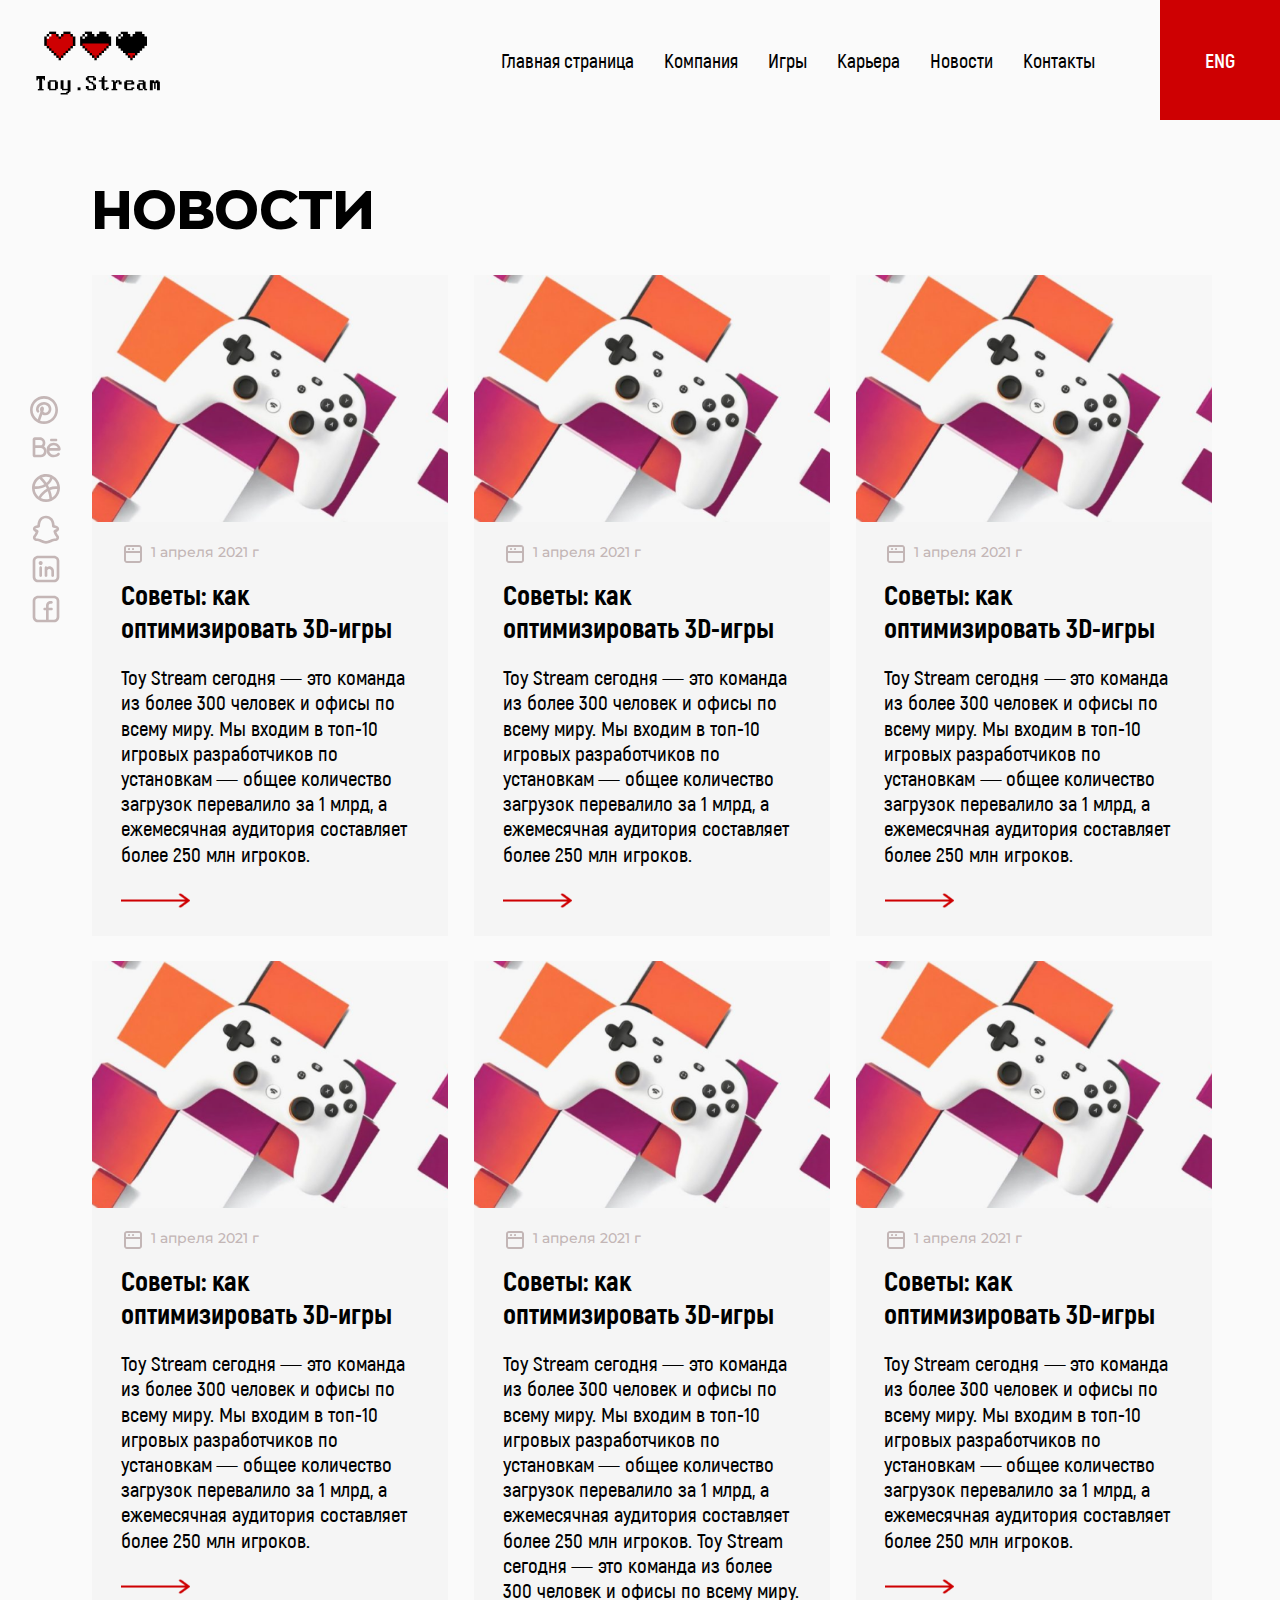
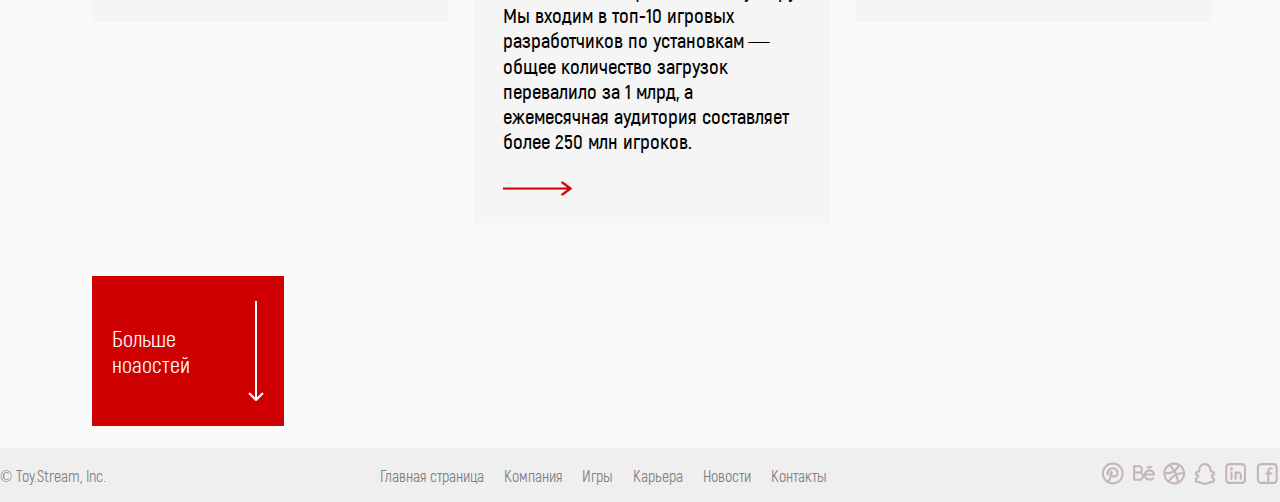
<file: news.html>
<!DOCTYPE html>
<html lang="ru">
<head>
	<meta charset="UTF-8">
	<meta name="viewport" content="width=device-width, initial-scale=1.0">
	<title>Новости</title>
	<link rel="stylesheet" href="style.css">
</head>
<body>
		<header class="header">
		<div class="header__container-news container">
			<div class="header__top">
			<div class="header__logo">
                 <img src="images/logo.png" alt="лого" class="header__logo-img">
			</div>
			<nav class="header__menu">
		<ul class="header__list">
				<li class="header__item">
				    <a href="index.html" class="header__link">Главная страница</a>
				</li>
				<li class="header__item">
				    <a href="team.html" class="header__link">Компания</a>
				</li>
				<li class="header__item">
				    <a href="games.html" class="header__link">Игры</a>
				</li>
				<li class="header__item">
				    <a href="career.html" class="header__link">Карьера</a>
				</li>
				<li class="header__item">
				    <a href="news.html" class="header__link">Новости</a>
				</li>
				<li class="header__item">
				    <a href="contacts.html" class="header__link">Контакты</a>
				</li>
				<li class="header__item btn">
					<button class="header__button">Eng</button>
				</li>
			</ul>
		</nav>
		<div class="header__burger">
			<span></span>
		</div>
	</div>

	<div class="header__news news  basic">		

				<ul class="news__icons icons">
					<li class="news__icon icon">
						<a href="#" class="news__icon-link icon-link">
						
							<svg xmlns="http://www.w3.org/2000/svg" width="28" height="28" viewBox="0 0 28 28" fill="none">
<path fill-rule="evenodd" clip-rule="evenodd" d="M2.66667 14C2.66748 11.5887 3.43734 9.2405 4.86435 7.29678C6.29135 5.35305 8.3011 3.91513 10.6014 3.19205C12.9018 2.46896 15.3728 2.49841 17.6552 3.2761C19.9377 4.05379 21.9126 5.5392 23.2929 7.51637C24.6732 9.49355 25.3869 11.8594 25.3302 14.2701C25.2736 16.6807 24.4495 19.0104 22.9779 20.9206C21.5063 22.8308 19.4637 24.2218 17.1473 24.8914C14.8308 25.561 12.3612 25.4743 10.0973 24.644C10.8666 22.5821 11.6128 20.5118 12.336 18.4333C13.1013 18.98 14.0893 19.3333 15.3333 19.3333C17.9133 19.3333 20.6333 17.6333 21.3067 14.2613C22.156 10.028 18.7653 6 14 6C11.996 6 10.0253 6.80533 8.55067 8.08267C7.07333 9.364 6 11.2093 6 13.3333C6 14.3667 6.312 15.5173 7.05467 16.2747C7.30634 16.5224 7.64525 16.6613 7.99839 16.6616C8.35153 16.6618 8.69064 16.5234 8.94267 16.276C9.18775 16.0311 9.32787 15.7004 9.33334 15.3539C9.33882 15.0075 9.20922 14.6725 8.972 14.42C7.924 13.1133 9.30533 10.9587 10.2973 10.0987C11.328 9.20533 12.6893 8.66667 14 8.66667C17.236 8.66667 19.1787 11.3053 18.6933 13.7387C18.288 15.7573 16.752 16.6667 15.3333 16.6667C14.2427 16.6667 13.656 16.2067 13.28 15.6107C13.4853 14.9653 13.66 14.3787 13.7853 13.9013C14.0413 12.9187 14.196 11.7333 13.312 10.996C12.6547 10.4493 11.8787 10.5693 11.404 10.808C10.52 11.248 10 12.28 10 13.3333C10 13.9213 10.092 14.8333 10.4227 15.776C9.56227 18.3421 8.65634 20.8927 7.70533 23.4267C6.15419 22.3918 4.88264 20.9898 4.00363 19.3453C3.12463 17.7008 2.66537 15.8647 2.66667 14ZM14 0C6.268 0 0 6.268 0 14C0 21.732 6.268 28 14 28C21.732 28 28 21.732 28 14C28 6.268 21.732 0 14 0Z"/>
</svg>
						</a>
						</li>
					<li class="news__icon icon">	
					<a href="#" class="news__icon-link icon-link">
						<svg xmlns="http://www.w3.org/2000/svg" width="32" height="32" viewBox="0 0 32 32" fill="none">
  <path fill-rule="evenodd" clip-rule="evenodd" d="M15.3332 11.3333C15.3332 12.528 14.8838 13.6186 14.1452 14.444C15.182 15.1814 15.9575 16.2294 16.3597 17.4364C16.762 18.6435 16.7701 19.9472 16.3829 21.1591C15.9957 22.3711 15.2333 23.4286 14.2058 24.179C13.1783 24.9293 11.9388 25.3335 10.6665 25.3333H4.6665C4.13607 25.3333 3.62736 25.1226 3.25229 24.7475C2.87722 24.3725 2.6665 23.8637 2.6665 23.3333V7.33331C2.6665 6.80288 2.87722 6.29417 3.25229 5.9191C3.62736 5.54403 4.13607 5.33331 4.6665 5.33331H9.99984C11.4143 5.33331 12.7709 5.89522 13.7711 6.89541C14.7713 7.8956 15.3332 9.25216 15.3332 10.6666V11.3333ZM5.33317 13.3333V7.99998H9.99984C10.7071 7.99998 11.3854 8.28093 11.8855 8.78103C12.3856 9.28113 12.6665 9.9594 12.6665 10.6666V11.3333C12.6665 11.8637 12.4558 12.3725 12.0807 12.7475C11.7056 13.1226 11.1969 13.3333 10.6665 13.3333H5.33317ZM5.33317 16H10.6665C11.5506 16 12.3984 16.3512 13.0235 16.9763C13.6486 17.6014 13.9998 18.4493 13.9998 19.3333C13.9998 20.2174 13.6486 21.0652 13.0235 21.6903C12.3984 22.3155 11.5506 22.6666 10.6665 22.6666H5.33317V16Z"/>
  <path d="M20 8.00002C20 7.6464 20.1405 7.30726 20.3905 7.05721C20.6406 6.80716 20.9797 6.66669 21.3333 6.66669H26C26.3536 6.66669 26.6928 6.80716 26.9428 7.05721C27.1929 7.30726 27.3333 7.6464 27.3333 8.00002C27.3333 8.35364 27.1929 8.69278 26.9428 8.94283C26.6928 9.19288 26.3536 9.33335 26 9.33335H21.3333C20.9797 9.33335 20.6406 9.19288 20.3905 8.94283C20.1405 8.69278 20 8.35364 20 8.00002Z"/>
  <path fill-rule="evenodd" clip-rule="evenodd" d="M23.6665 10.6666C19.8785 10.6666 16.6665 13.576 16.6665 17.3333V18.6666C16.6665 22.424 19.8785 25.3333 23.6665 25.3333C25.6865 25.3333 27.1492 24.752 28.1292 24.12C28.7185 23.7413 29.1812 23.28 29.6265 22.7493C29.8203 22.4583 29.892 22.1028 29.8262 21.7594C29.7604 21.4161 29.5624 21.1123 29.2748 20.9135C28.9872 20.7147 28.633 20.6368 28.2886 20.6967C27.9441 20.7565 27.6369 20.9492 27.4332 21.2333C27.2216 21.4881 26.9693 21.7062 26.6865 21.8786C26.1118 22.248 25.1452 22.6666 23.6665 22.6666C21.1958 22.6666 19.3332 20.8 19.3332 18.6666H29.3332C29.6868 18.6666 30.0259 18.5261 30.276 18.2761C30.526 18.0261 30.6665 17.6869 30.6665 17.3333C30.6665 13.576 27.4545 10.6666 23.6665 10.6666ZM27.7505 16C27.1638 14.4786 25.6012 13.3333 23.6665 13.3333C21.7318 13.3333 20.1692 14.4786 19.5825 16H27.7505Z"/>
</svg>
					</a>
					</li>
					<li class="news__icon icon">
					<a href="#" class="news__icon-link icon-link">
						<svg xmlns="http://www.w3.org/2000/svg" width="32" height="32" viewBox="0 0 32 32" fill="none">
  <path fill-rule="evenodd" clip-rule="evenodd" d="M4.79467 14.2906C8.25067 14.5773 11.56 13.884 14.3 12.3173C12.9215 10.2697 11.3064 8.39186 9.488 6.72262C8.23517 7.60177 7.17341 8.72558 6.36678 10.0263C5.56015 11.327 5.02535 12.7776 4.79467 14.2906ZM8.92533 3.91729C6.81662 5.15139 5.06778 6.91612 3.8528 9.03591C2.63781 11.1557 1.99903 13.5567 2 16C2 23.732 8.268 30 16 30C23.732 30 30 23.732 30 16C30 8.26796 23.732 1.99996 16 1.99996C13.5131 1.99593 11.0704 2.65748 8.92533 3.91596V3.91729ZM11.9733 5.40129C13.6545 7.03458 15.1638 8.836 16.4773 10.7773C18.1401 9.34269 19.4303 7.52637 20.2373 5.48396C18.8905 4.94187 17.4518 4.66436 16 4.66662C14.6246 4.66509 13.2605 4.91451 11.9747 5.40262L11.9733 5.40129ZM22.588 6.77729C21.5677 9.22706 19.9588 11.3873 17.904 13.0666C18.368 13.8786 18.7987 14.7093 19.1947 15.556C21.7053 14.5786 24.4213 14.128 27.2147 14.3586C26.9939 12.8488 26.4704 11.3991 25.6756 10.0966C24.8808 8.79405 23.831 7.66549 22.5893 6.77862L22.588 6.77729ZM27.2853 17.0413C24.856 16.7933 22.4587 17.1613 20.2293 18.016C21.1509 20.4526 21.7615 22.9958 22.0467 25.5853C23.5164 24.6581 24.7531 23.4053 25.6613 21.9238C26.5694 20.4423 27.1246 18.7717 27.284 17.0413H27.2853ZM19.4773 26.788C19.2811 24.1826 18.7206 21.6176 17.812 19.168C14.988 20.7906 12.564 23.216 10.88 26.1133C12.4667 26.9178 14.221 27.3359 16 27.3333C17.2133 27.3333 18.3827 27.1426 19.4787 26.7893L19.4773 26.788ZM8.65733 24.6333C10.6093 21.3346 13.444 18.5373 16.78 16.688C16.446 15.974 16.0858 15.2726 15.7 14.5853C12.4813 16.4413 8.63333 17.2573 4.70533 16.9573C4.9559 19.9379 6.37687 22.6978 8.65733 24.6333Z"/>
</svg>
						
					</a>
					</li>
					<li class="news__icon icon">
					<a href="#" class="news__icon-link icon-link">
						<svg xmlns="http://www.w3.org/2000/svg" width="32" height="32" viewBox="0 0 32 32" fill="none">
  <path fill-rule="evenodd" clip-rule="evenodd" d="M9.66449 5.42669C11.2405 3.55469 13.4725 2.66669 16.0005 2.66669C18.5872 2.66669 20.8058 3.71202 22.3525 5.61735C23.7258 7.31069 24.5032 9.59602 24.6445 12.2534L24.7672 12.272L24.7938 12.276C25.0205 12.308 25.2912 12.348 25.5725 12.4027C26.6138 12.604 28.3912 13.1134 29.0032 15.0214C29.3098 15.98 29.1565 16.868 28.6192 17.572C28.1565 18.1787 27.4952 18.5294 27.0218 18.7414C26.7872 18.848 26.5525 18.9387 26.3552 19.0147C26.8165 20.2627 27.6192 21.5467 28.5072 22.7094C29.3432 23.8054 29.1218 25.1934 28.6898 26.0987C28.2565 27.0054 27.3205 28.0414 25.9578 28.1C25.1872 28.1334 24.3778 28.2134 23.5725 28.36C23.2085 28.4267 22.7792 28.572 22.2458 28.792C21.9272 28.9227 21.6352 29.0534 21.3205 29.1934C21.0698 29.3054 20.8058 29.4227 20.5005 29.5534C19.2472 30.092 17.7072 30.6667 16.0005 30.6667C14.2938 30.6667 12.7538 30.092 11.5005 29.5534C11.1952 29.4227 10.9298 29.3054 10.6805 29.1934C10.3739 29.0553 10.0655 28.9215 9.75515 28.792C9.22182 28.572 8.79249 28.4254 8.42849 28.3587C7.62315 28.212 6.81382 28.1334 6.04182 28.1C4.68049 28.0414 3.74315 27.0054 3.31115 26.0987C2.87915 25.1934 2.65782 23.8054 3.49382 22.7094C4.38715 21.5387 5.19382 20.2454 5.65382 18.9894C5.45197 18.91 5.25234 18.825 5.05515 18.7347C4.59382 18.5187 3.96715 18.1734 3.50449 17.5947C2.98849 16.9467 2.76049 16.1107 2.96315 15.1534C3.39515 13.104 5.32315 12.5934 6.34182 12.4014C6.63115 12.348 6.91249 12.308 7.14849 12.2747L7.19515 12.268L7.35515 12.2454C7.48715 9.41202 8.25915 7.09469 9.66449 5.42669ZM11.7045 7.14402C10.6872 8.35069 10.0005 10.2907 10.0005 13.144V13.2827L9.97115 13.42C9.82315 14.1187 9.28582 14.4454 9.01915 14.5707C8.73915 14.7027 8.43649 14.768 8.22315 14.808C8.01515 14.8467 7.78315 14.8787 7.57649 14.9067L7.51515 14.916C7.28723 14.9462 7.06006 14.9817 6.83382 15.0227C5.81382 15.2134 5.62049 15.4667 5.57115 15.7027C5.53649 15.872 5.56715 15.9067 5.58449 15.9254L5.58982 15.9307C5.66049 16.02 5.83115 16.1534 6.18582 16.3187C6.35115 16.396 6.52582 16.4667 6.71915 16.5454L6.76715 16.564C6.93649 16.6307 7.13782 16.712 7.31515 16.796C7.48982 16.876 7.78182 17.0227 8.02982 17.26C8.31782 17.536 8.66582 18.0747 8.49649 18.7854C8.01115 20.8267 6.78582 22.792 5.61515 24.3254C5.59734 24.3702 5.59004 24.4186 5.59382 24.4667C5.59382 24.5934 5.62982 24.7667 5.71649 24.9494C5.80449 25.132 5.91649 25.272 6.02049 25.356C6.10582 25.4254 6.15382 25.436 6.15915 25.436C7.02715 25.4734 7.95915 25.564 8.90582 25.736C9.54982 25.8534 10.1858 26.0854 10.7725 26.328C11.0965 26.4614 11.4685 26.6267 11.8298 26.7867C12.0818 26.8987 12.3285 27.008 12.5498 27.1027C13.7485 27.616 14.8672 28 16.0005 28C17.1338 28 18.2538 27.616 19.4512 27.1027C19.6725 27.008 19.9192 26.8974 20.1712 26.7867C20.5312 26.6267 20.9045 26.4614 21.2272 26.328C21.8138 26.0854 22.4498 25.8534 23.0938 25.736C24.0405 25.5627 24.9738 25.4734 25.8405 25.436C25.8485 25.436 25.8952 25.4254 25.9805 25.356C26.1094 25.2435 26.213 25.1049 26.2845 24.9494C26.3593 24.799 26.4011 24.6345 26.4072 24.4667C26.4072 24.3427 26.3765 24.3134 26.3872 24.328C25.2165 22.7947 23.9898 20.828 23.5032 18.7854C23.3232 18.0254 23.7352 17.4787 24.0192 17.2254C24.2725 17.0014 24.5685 16.8614 24.7485 16.7827C24.9285 16.7027 25.1312 16.6267 25.3045 16.5614L25.3685 16.536C25.5725 16.46 25.7552 16.3894 25.9272 16.3107C26.2872 16.1494 26.4405 16.0254 26.4925 15.9627C26.4878 15.9196 26.4784 15.8771 26.4645 15.836C26.3432 15.4574 26.0005 15.2014 25.0645 15.02C24.8525 14.98 24.6378 14.948 24.4112 14.9134L24.3605 14.9067C24.1495 14.878 23.9392 14.8442 23.7298 14.8054C23.4582 14.7578 23.1942 14.6744 22.9445 14.5574C22.6645 14.4187 22.1712 14.0867 22.0298 13.42L22.0005 13.2827V13.1427C22.0005 10.5427 21.3245 8.58269 20.2818 7.29869C19.2618 6.04002 17.8152 5.33335 16.0005 5.33335C14.1272 5.33335 12.6938 5.96802 11.7032 7.14402H11.7045Z"/>
</svg>
					</a>
					</li>
					<li class="news__icon icon">
					<a href="#" class="news__icon-link icon-link">
						<svg xmlns="http://www.w3.org/2000/svg" width="32" height="32" viewBox="0 0 32 32" fill="none">
  <path fill-rule="evenodd" clip-rule="evenodd" d="M8.00033 2.66669C6.58584 2.66669 5.22928 3.22859 4.22909 4.22878C3.2289 5.22898 2.66699 6.58553 2.66699 8.00002V24C2.66699 25.4145 3.2289 26.7711 4.22909 27.7713C5.22928 28.7715 6.58584 29.3334 8.00033 29.3334H24.0003C25.4148 29.3334 26.7714 28.7715 27.7716 27.7713C28.7718 26.7711 29.3337 25.4145 29.3337 24V8.00002C29.3337 6.58553 28.7718 5.22898 27.7716 4.22878C26.7714 3.22859 25.4148 2.66669 24.0003 2.66669H8.00033ZM5.33366 8.00002C5.33366 7.29278 5.61461 6.6145 6.11471 6.1144C6.6148 5.61431 7.29308 5.33335 8.00033 5.33335H24.0003C24.7076 5.33335 25.3858 5.61431 25.8859 6.1144C26.386 6.6145 26.667 7.29278 26.667 8.00002V24C26.667 24.7073 26.386 25.3855 25.8859 25.8856C25.3858 26.3857 24.7076 26.6667 24.0003 26.6667H8.00033C7.29308 26.6667 6.6148 26.3857 6.11471 25.8856C5.61461 25.3855 5.33366 24.7073 5.33366 24V8.00002ZM12.0003 14.6667C12.0003 14.3131 11.8598 13.9739 11.6098 13.7239C11.3598 13.4738 11.0206 13.3334 10.667 13.3334C10.3134 13.3334 9.97423 13.4738 9.72418 13.7239C9.47413 13.9739 9.33366 14.3131 9.33366 14.6667V22.6667C9.33366 23.0203 9.47413 23.3594 9.72418 23.6095C9.97423 23.8595 10.3134 24 10.667 24C11.0206 24 11.3598 23.8595 11.6098 23.6095C11.8598 23.3594 12.0003 23.0203 12.0003 22.6667V14.6667ZM12.667 10C12.667 10.5305 12.4563 11.0392 12.0812 11.4142C11.7061 11.7893 11.1974 12 10.667 12C10.1366 12 9.62785 11.7893 9.25278 11.4142C8.87771 11.0392 8.66699 10.5305 8.66699 10C8.66699 9.46959 8.87771 8.96088 9.25278 8.58581C9.62785 8.21073 10.1366 8.00002 10.667 8.00002C11.1974 8.00002 11.7061 8.21073 12.0812 8.58581C12.4563 8.96088 12.667 9.46959 12.667 10ZM16.0003 13.3334C16.4537 13.3334 16.8537 13.56 17.0937 13.904C17.7809 13.5295 18.551 13.3333 19.3337 13.3334C22.2137 13.3334 24.0003 15.9014 24.0003 18.0947V22.6667C24.0003 23.0203 23.8598 23.3594 23.6098 23.6095C23.3598 23.8595 23.0206 24 22.667 24C22.3134 24 21.9742 23.8595 21.7242 23.6095C21.4741 23.3594 21.3337 23.0203 21.3337 22.6667V18.0934C21.3337 17.0694 20.4537 15.9987 19.3337 15.9987C18.635 15.9987 17.863 16.3787 17.3337 17.2827V22.6667C17.3337 23.0203 17.1932 23.3594 16.9431 23.6095C16.6931 23.8595 16.3539 24 16.0003 24C15.6467 24 15.3076 23.8595 15.0575 23.6095C14.8075 23.3594 14.667 23.0203 14.667 22.6667V14.6667C14.667 14.3131 14.8075 13.9739 15.0575 13.7239C15.3076 13.4738 15.6467 13.3334 16.0003 13.3334Z"/>
</svg>
					</a>
					</li>
					<li class="news__icon icon">
					<a href="#" class="news__icon-link icon-link">
						<svg xmlns="http://www.w3.org/2000/svg" width="32" height="32" viewBox="0 0 32 32" fill="none">
  <path fill-rule="evenodd" clip-rule="evenodd" d="M2.66699 8.00002C2.66699 6.58553 3.2289 5.22898 4.22909 4.22878C5.22928 3.22859 6.58584 2.66669 8.00033 2.66669H24.0003C25.4148 2.66669 26.7714 3.22859 27.7716 4.22878C28.7718 5.22898 29.3337 6.58553 29.3337 8.00002V24C29.3337 25.4145 28.7718 26.7711 27.7716 27.7713C26.7714 28.7715 25.4148 29.3334 24.0003 29.3334H8.00033C6.58584 29.3334 5.22928 28.7715 4.22909 27.7713C3.2289 26.7711 2.66699 25.4145 2.66699 24V8.00002ZM8.00033 5.33335C7.29308 5.33335 6.6148 5.61431 6.11471 6.1144C5.61461 6.6145 5.33366 7.29278 5.33366 8.00002V24C5.33366 24.7073 5.61461 25.3855 6.11471 25.8856C6.6148 26.3857 7.29308 26.6667 8.00033 26.6667H16.0003V17.3334H14.667C14.3134 17.3334 13.9742 17.1929 13.7242 16.9428C13.4741 16.6928 13.3337 16.3536 13.3337 16C13.3337 15.6464 13.4741 15.3073 13.7242 15.0572C13.9742 14.8072 14.3134 14.6667 14.667 14.6667H16.0003V12.6667C16.0003 11.429 16.492 10.242 17.3672 9.36686C18.2423 8.49169 19.4293 8.00002 20.667 8.00002H21.467C21.8206 8.00002 22.1597 8.1405 22.4098 8.39054C22.6598 8.64059 22.8003 8.97973 22.8003 9.33335C22.8003 9.68698 22.6598 10.0261 22.4098 10.2762C22.1597 10.5262 21.8206 10.6667 21.467 10.6667H20.667C20.4043 10.6667 20.1443 10.7184 19.9016 10.8189C19.659 10.9194 19.4385 11.0668 19.2528 11.2525C19.0671 11.4382 18.9197 11.6587 18.8192 11.9013C18.7187 12.144 18.667 12.404 18.667 12.6667V14.6667H21.467C21.8206 14.6667 22.1597 14.8072 22.4098 15.0572C22.6598 15.3073 22.8003 15.6464 22.8003 16C22.8003 16.3536 22.6598 16.6928 22.4098 16.9428C22.1597 17.1929 21.8206 17.3334 21.467 17.3334H18.667V26.6667H24.0003C24.7076 26.6667 25.3858 26.3857 25.8859 25.8856C26.386 25.3855 26.667 24.7073 26.667 24V8.00002C26.667 7.29278 26.386 6.6145 25.8859 6.1144C25.3858 5.61431 24.7076 5.33335 24.0003 5.33335H8.00033Z"/>
</svg>
					</a>
				</li>
			</ul>
			<div class="news__wrapper">
				<h1 class="news__title title">Новости</h1>
                <input type="checkbox" id="load-news"/>
				<ul class="news__list">
					<li class="news__item">
						<div class="news__item-img">
							<img src="images/news.png" alt="Картинка">
						</div>
						<div class="news__item-content">
						<p class="news__item-date">1 апреля 2021 г</p>
						
						<h3 class="news__item-title">Советы: как оптимизировать 3D-игры</h3>
						<p class="news__item-text text">Toy Stream сегодня — это команда из более 300 человек и офисы по всему миру. Мы входим в топ-10 игровых разработчиков по установкам — общее количество загрузок перевалило за 1 млрд, а ежемесячная аудитория составляет более 250 млн игроков.</p>
						<a href="news-item.html" class="news__item-link">
							
						</a>
						</div>
					</li>
						<li class="news__item">
						<div class="news__item-img">
							<img src="images/news.png" alt="Картинка">
						</div>
						<div class="news__item-content">
						<p class="news__item-date">1 апреля 2021 г</p>
						<h3 class="news__item-title">Советы: как оптимизировать 3D-игры</h3>
						<p class="news__item-text text">Toy Stream сегодня — это команда из более 300 человек и офисы по всему миру. Мы входим в топ-10 игровых разработчиков по установкам — общее количество загрузок перевалило за 1 млрд, а ежемесячная аудитория составляет более 250 млн игроков.</p>
						<a href="news-item.html" class="news__item-link">
							
						</a>
						</div>
					</li>
						<li class="news__item">
						<div class="news__item-img">
							<img src="images/news.png" alt="Картинка">
						</div>
						<div class="news__item-content">
						<p class="news__item-date">1 апреля 2021 г</p>
						<h3 class="news__item-title">Советы: как оптимизировать 3D-игры</h3>
						<p class="news__item-text text">Toy Stream сегодня — это команда из более 300 человек и офисы по всему миру. Мы входим в топ-10 игровых разработчиков по установкам — общее количество загрузок перевалило за 1 млрд, а ежемесячная аудитория составляет более 250 млн игроков.</p>
						<a href="news-item.html" class="news__item-link">
							
						</a>
						</div>
					</li>
						<li class="news__item">
						<div class="news__item-img">
							<img src="images/news.png" alt="Картинка">
						</div>
						<div class="news__item-content">
						<p class="news__item-date">1 апреля 2021 г</p>
						<h3 class="news__item-title">Советы: как оптимизировать 3D-игры</h3>
						<p class="news__item-text text">Toy Stream сегодня — это команда из более 300 человек и офисы по всему миру. Мы входим в топ-10 игровых разработчиков по установкам — общее количество загрузок перевалило за 1 млрд, а ежемесячная аудитория составляет более 250 млн игроков.</p>
						<a href="news-item.html" class="news__item-link">
							
						</a>
						</div>
					</li>
						<li class="news__item">
						<div class="news__item-img">
							<img src="images/news.png" alt="Картинка">
						</div>
						<div class="news__item-content">
						<p class="news__item-date">1 апреля 2021 г</p>
						<h3 class="news__item-title">Советы: как оптимизировать 3D-игры</h3>
						<p class="news__item-text text">Toy Stream сегодня — это команда из более 300 человек и офисы по всему миру. Мы входим в топ-10 игровых разработчиков по установкам — общее количество загрузок перевалило за 1 млрд, а ежемесячная аудитория составляет более 250 млн игроков.
						Toy Stream сегодня — это команда из более 300 человек и офисы по всему миру. Мы входим в топ-10 игровых разработчиков по установкам — общее количество загрузок перевалило за 1 млрд, а ежемесячная аудитория составляет более 250 млн игроков.</p>
						<a href="news-item.html" class="news__item-link">
							
						</a>
						</div>
					</li>
					<li class="news__item">
						<div class="news__item-img">
							<img src="images/news.png" alt="Картинка">
						</div>
						<div class="news__item-content">
						<p class="news__item-date">1 апреля 2021 г</p>
						<h3 class="news__item-title">Советы: как оптимизировать 3D-игры</h3>
						<p class="news__item-text text">Toy Stream сегодня — это команда из более 300 человек и офисы по всему миру. Мы входим в топ-10 игровых разработчиков по установкам — общее количество загрузок перевалило за 1 млрд, а ежемесячная аудитория составляет более 250 млн игроков.</p>
						<a href="news-item.html" class="news__item-link">
							
						</a>
						</div>
					</li>
						<li class="news__item">
						<div class="news__item-img">
							<img src="images/news.png" alt="Картинка">
						</div>
						<div class="news__item-content">
						<p class="news__item-date">1 апреля 2021 г</p>
						<h3 class="news__item-title">Советы: как оптимизировать 3D-игры</h3>
						<p class="news__item-text text">Toy Stream сегодня — это команда из более 300 человек и офисы по всему миру. Мы входим в топ-10 игровых разработчиков по установкам — общее количество загрузок перевалило за 1 млрд, а ежемесячная аудитория составляет более 250 млн игроков.</p>
						<a href="news-item.html" class="news__item-link">
							
						</a>
						</div>
					</li>

						<li class="news__item">
						<div class="news__item-img">
							<img src="images/news.png" alt="Картинка">
						</div>
						<div class="news__item-content">
						<p class="news__item-date">1 апреля 2021 г</p>
						<h3 class="news__item-title">Советы: как оптимизировать 3D-игры</h3>
						<p class="news__item-text text">Toy Stream сегодня — это команда из более 300 человек и офисы по всему миру. Мы входим в топ-10 игровых разработчиков по установкам — общее количество загрузок перевалило за 1 млрд, а ежемесячная аудитория составляет более 250 млн игроков.</p>
						<a href="news-item.html" class="news__item-link">
							
						</a>
						</div>
					</li>
		
				</ul>
				 <label class="news__load-more-btn load-more-btn" for="load-news">
             <p class="unloaded">Больше ноаостей</p>
             <p class="loaded">Основные новости</p>
             <img src="images/arrow2.png" alt="Стрелка">
          </label>
		
			</div>
		</div>
		<button class="btn-up btn-up_hide">
		<img src="images/arrow-up.png">
		<p>Вверх</p>
	    </button>
	</div>
</header>

<footer class="footer">
				<div class="footer__container container">
				<p class="footer__text">© Toy.Stream, Inc.</p>
				<ul class="footer__list">
				<li class="footer__item">
				    <a href="index.html" class="footer__link">Главная страница</a>
				</li>
				<li class="footer__item">
				    <a href="team.html" class="footer__link">Компания</a>
				</li>
				<li class="footer__item">
				    <a href="games.html" class="footer__link">Игры</a>
				</li>
				<li class="footer__item">
				    <a href="career.html" class="footer__link">Карьера</a>
				</li>
				<li class="footer__item">
				    <a href="news.html" class="footer__link">Новости</a>
				</li>
				<li class="footer__item">
				    <a href="contacts.html" class="footer__link">Контакты</a>
				</li>
			</ul>
					<ul class="footer__icons">
					<li class="footer__icon">
						<a href="#" class="footer__icon-link">
							<svg xmlns="http://www.w3.org/2000/svg" width="26" height="25" viewBox="0 0 26 25" fill="none">
  <path fill-rule="evenodd" clip-rule="evenodd" d="M3.93572 12.4961C3.93635 10.6129 4.53762 8.77892 5.65212 7.26085C6.76662 5.74279 8.33626 4.61976 10.1328 4.05503C11.9294 3.49029 13.8593 3.51329 15.6419 4.12067C17.4245 4.72806 18.9669 5.88817 20.045 7.43236C21.123 8.97655 21.6804 10.8243 21.6361 12.707C21.5919 14.5898 20.9483 16.4093 19.7989 17.9012C18.6496 19.393 17.0544 20.4794 15.2452 21.0024C13.436 21.5254 11.5072 21.4577 9.73913 20.8092C10.3399 19.1988 10.9227 17.5819 11.4875 15.9586C12.0853 16.3855 12.8569 16.6615 13.8285 16.6615C15.8435 16.6615 17.9678 15.3338 18.4937 12.7002C19.157 9.39396 16.5089 6.24806 12.7871 6.24806C11.222 6.24806 9.6829 6.87703 8.53117 7.87464C7.37736 8.87537 6.53908 10.3166 6.53908 11.9755C6.53908 12.7825 6.78275 13.6812 7.36278 14.2727C7.55934 14.4661 7.82403 14.5747 8.09984 14.5749C8.37564 14.5751 8.64049 14.4669 8.83732 14.2737C9.02873 14.0824 9.13817 13.8241 9.14245 13.5536C9.14672 13.283 9.0455 13.0214 8.86023 12.8242C8.04174 11.8036 9.12057 10.1208 9.89533 9.44915C10.7003 8.75145 11.7635 8.33075 12.7871 8.33075C15.3145 8.33075 16.8317 10.3916 16.4527 12.292C16.1361 13.8686 14.9365 14.5788 13.8285 14.5788C12.9767 14.5788 12.5185 14.2196 12.2248 13.7541C12.3852 13.2501 12.5216 12.7919 12.6195 12.4191C12.8194 11.6516 12.9402 10.7258 12.2498 10.15C11.7364 9.72303 11.1304 9.81675 10.7596 10.0031C10.0692 10.3468 9.66311 11.1528 9.66311 11.9755C9.66311 12.4347 9.73496 13.147 9.99322 13.8832C9.32124 15.8874 8.6137 17.8794 7.87096 19.8584C6.6595 19.0502 5.66641 17.9552 4.9799 16.6709C4.29339 15.3865 3.93471 13.9525 3.93572 12.4961ZM12.7871 1.56201C6.74839 1.56201 1.85303 6.45737 1.85303 12.4961C1.85303 18.5349 6.74839 23.4302 12.7871 23.4302C18.8259 23.4302 23.7213 18.5349 23.7213 12.4961C23.7213 6.45737 18.8259 1.56201 12.7871 1.56201Z"/>
</svg>
						</a>
						</li>
					<li class="footer__icon">	
					<a href="#" class="footer__icon-link">
						<svg xmlns="http://www.w3.org/2000/svg" width="25" height="25" viewBox="0 0 25 25" fill="none">
  <path fill-rule="evenodd" clip-rule="evenodd" d="M11.9777 8.85145C11.9777 9.7845 11.6268 10.6363 11.0499 11.2809C11.8596 11.8569 12.4653 12.6753 12.7795 13.618C13.0936 14.5608 13.1 15.579 12.7976 16.5255C12.4952 17.4721 11.8997 18.298 11.0972 18.884C10.2947 19.47 9.32672 19.7857 8.33303 19.7856H3.64698C3.2327 19.7856 2.8354 19.621 2.54247 19.3281C2.24953 19.0351 2.08496 18.6378 2.08496 18.2236V5.72742C2.08496 5.31315 2.24953 4.91584 2.54247 4.62291C2.8354 4.32997 3.2327 4.16541 3.64698 4.16541H7.81236C8.91708 4.16541 9.97656 4.60426 10.7577 5.38542C11.5389 6.16658 11.9777 7.22606 11.9777 8.33078V8.85145ZM4.16765 10.4135V6.24809H7.81236C8.36472 6.24809 8.89446 6.46752 9.28504 6.8581C9.67562 7.24868 9.89504 7.77842 9.89504 8.33078V8.85145C9.89504 9.26573 9.73047 9.66303 9.43754 9.95597C9.14461 10.2489 8.7473 10.4135 8.33303 10.4135H4.16765ZM4.16765 12.4962H8.33303C9.02348 12.4962 9.68566 12.7704 10.1739 13.2587C10.6621 13.7469 10.9364 14.4091 10.9364 15.0995C10.9364 15.79 10.6621 16.4521 10.1739 16.9404C9.68566 17.4286 9.02348 17.7029 8.33303 17.7029H4.16765V12.4962Z" fill="#C4B6B6"/>
  <path d="M15.6226 6.24801C15.6226 5.97183 15.7323 5.70696 15.9276 5.51167C16.1229 5.31638 16.3877 5.20667 16.6639 5.20667H20.3086C20.5848 5.20667 20.8497 5.31638 21.0449 5.51167C21.2402 5.70696 21.35 5.97183 21.35 6.24801C21.35 6.52419 21.2402 6.78906 21.0449 6.98435C20.8497 7.17964 20.5848 7.28935 20.3086 7.28935H16.6639C16.3877 7.28935 16.1229 7.17964 15.9276 6.98435C15.7323 6.78906 15.6226 6.52419 15.6226 6.24801Z" fill="#C4B6B6"/>
  <path fill-rule="evenodd" clip-rule="evenodd" d="M18.4861 8.33081C15.5276 8.33081 13.019 10.603 13.019 13.5375V14.5789C13.019 17.5134 15.5276 19.7856 18.4861 19.7856C20.0637 19.7856 21.2061 19.3316 21.9715 18.838C22.4318 18.5422 22.7931 18.1819 23.1409 17.7675C23.2922 17.5402 23.3482 17.2626 23.2969 16.9944C23.2455 16.7262 23.0908 16.489 22.8662 16.3337C22.6416 16.1785 22.365 16.1176 22.096 16.1644C21.8269 16.2111 21.587 16.3616 21.4279 16.5835C21.2626 16.7825 21.0656 16.9528 20.8447 17.0875C20.3959 17.3759 19.641 17.7029 18.4861 17.7029C16.5565 17.7029 15.1017 16.245 15.1017 14.5789H22.9118C23.188 14.5789 23.4529 14.4692 23.6482 14.2739C23.8434 14.0786 23.9532 13.8137 23.9532 13.5375C23.9532 10.603 21.4446 8.33081 18.4861 8.33081ZM21.6757 12.4962C21.2175 11.308 19.9971 10.4135 18.4861 10.4135C16.9751 10.4135 15.7547 11.308 15.2965 12.4962H21.6757Z"/>
</svg>
					</a>
					</li>
					<li class="footer__icon">
					<a href="#" class="footer__icon-link">
						<svg xmlns="http://www.w3.org/2000/svg" width="26" height="25" viewBox="0 0 26 25" fill="none">
  <path fill-rule="evenodd" clip-rule="evenodd" d="M4.45903 11.1611C7.15819 11.385 9.74281 10.8435 11.8828 9.61995C10.8062 8.02078 9.54471 6.55415 8.12456 5.25047C7.14609 5.93708 6.31685 6.81479 5.68686 7.83065C5.05687 8.8465 4.63919 9.97945 4.45903 11.1611ZM7.68511 3.05948C6.03819 4.02332 4.67233 5.40159 3.72342 7.05716C2.7745 8.71273 2.27561 10.5879 2.27637 12.4961C2.27637 18.5349 7.17173 23.4303 13.2105 23.4303C19.2492 23.4303 24.1446 18.5349 24.1446 12.4961C24.1446 6.45738 19.2492 1.56203 13.2105 1.56203C11.2682 1.55888 9.36039 2.07556 7.68511 3.05844V3.05948ZM10.0656 4.21849C11.3787 5.4941 12.5574 6.90103 13.5833 8.41719C14.8819 7.29676 15.8895 5.8782 16.5199 4.28306C15.468 3.85968 14.3444 3.64295 13.2105 3.64471C12.1363 3.64352 11.0709 3.83831 10.0667 4.21954L10.0656 4.21849ZM18.3558 5.29316C17.5589 7.20645 16.3024 8.89363 14.6975 10.2052C15.0599 10.8394 15.3963 11.4881 15.7055 12.1494C17.6664 11.3861 19.7876 11.0341 21.9692 11.2142C21.7968 10.0351 21.3879 8.90285 20.7672 7.88556C20.1464 6.86827 19.3266 5.98685 18.3568 5.2942L18.3558 5.29316ZM22.0244 13.3094C20.1271 13.1157 18.2548 13.4032 16.5136 14.0707C17.2334 15.9737 17.7102 17.96 17.933 19.9824C19.0808 19.2582 20.0467 18.2798 20.756 17.1227C21.4653 15.9656 21.8989 14.6609 22.0234 13.3094H22.0244ZM15.9263 20.9217C15.7731 18.8869 15.3353 16.8836 14.6257 14.9704C12.4201 16.2377 10.5269 18.1319 9.21172 20.3947C10.4509 21.0231 11.8211 21.3496 13.2105 21.3476C14.1581 21.3476 15.0714 21.1987 15.9274 20.9227L15.9263 20.9217ZM7.4758 19.2388C9.00033 16.6626 11.2142 14.4778 13.8197 13.0335C13.5588 12.4759 13.2775 11.9281 12.9762 11.3913C10.4624 12.8408 7.45706 13.4781 4.38926 13.2438C4.58495 15.5717 5.69474 17.7272 7.4758 19.2388Z"/>
</svg>
						
					</a>
					</li>
					<li class="footer__icon">
					<a href="#" class="footer__icon-link">
						<svg xmlns="http://www.w3.org/2000/svg" width="26" height="25" viewBox="0 0 26 25" fill="none">
  <path fill-rule="evenodd" clip-rule="evenodd" d="M7.97333 4.23822C9.2042 2.77618 10.9474 2.08264 12.9218 2.08264C14.942 2.08264 16.6748 2.89906 17.8828 4.38714C18.9553 5.70964 19.5625 7.49451 19.6728 9.56991L19.7686 9.58449L19.7895 9.58761C19.9665 9.6126 20.1779 9.64384 20.3976 9.68654C21.2109 9.84378 22.599 10.2416 23.077 11.7317C23.3165 12.4805 23.1967 13.174 22.7771 13.7238C22.4157 14.1976 21.8992 14.4715 21.5296 14.6371C21.3463 14.7204 21.163 14.7912 21.0089 14.8506C21.3692 15.8253 21.9961 16.8281 22.6896 17.7361C23.3425 18.5921 23.1697 19.6762 22.8323 20.3832C22.4938 21.0913 21.7628 21.9005 20.6986 21.9463C20.0967 21.9723 19.4646 22.0348 18.8356 22.1493C18.5513 22.2014 18.216 22.3149 17.7995 22.4867C17.5506 22.5888 17.3225 22.6908 17.0768 22.8002C16.881 22.8877 16.6748 22.9793 16.4363 23.0814C15.4575 23.5021 14.2547 23.9509 12.9218 23.9509C11.5889 23.9509 10.3861 23.5021 9.40726 23.0814C9.1688 22.9793 8.96157 22.8877 8.76684 22.8002C8.52742 22.6923 8.2865 22.5878 8.04414 22.4867C7.62761 22.3149 7.29229 22.2004 7.00801 22.1483C6.37904 22.0338 5.74694 21.9723 5.144 21.9463C4.08079 21.9005 3.34872 21.0913 3.01133 20.3832C2.67393 19.6762 2.50107 18.5921 3.15399 17.7361C3.85169 16.8218 4.48171 15.8117 4.84097 14.8308C4.68333 14.7688 4.52741 14.7024 4.37341 14.6319C4.0131 14.4632 3.52367 14.1935 3.16232 13.7415C2.75932 13.2354 2.58125 12.5825 2.73954 11.8348C3.07693 10.2343 4.58272 9.83545 5.3783 9.6855C5.60428 9.64384 5.824 9.6126 6.00832 9.58657L6.04476 9.58136L6.16972 9.56366C6.27282 7.3508 6.87576 5.54095 7.97333 4.23822ZM9.56659 5.57948C8.77204 6.52189 8.23575 8.03705 8.23575 10.2655V10.3738L8.21284 10.4811C8.09725 11.0267 7.67759 11.2819 7.46932 11.3798C7.25064 11.4829 7.01426 11.5339 6.84764 11.5651C6.68519 11.5953 6.504 11.6203 6.34259 11.6422L6.29469 11.6495C6.11668 11.673 5.93925 11.7008 5.76256 11.7328C4.96593 11.8817 4.81494 12.0795 4.77641 12.2639C4.74933 12.3961 4.77328 12.4232 4.78682 12.4378L4.79099 12.4419C4.84618 12.5117 4.97947 12.6158 5.25647 12.745C5.38559 12.8054 5.52201 12.8606 5.673 12.922L5.71049 12.9366C5.84274 12.9886 5.99999 13.0522 6.13848 13.1178C6.2749 13.1802 6.50296 13.2948 6.69665 13.4802C6.92158 13.6957 7.19337 14.1164 7.06112 14.6715C6.68207 16.2658 5.72507 17.8007 4.81077 18.9982C4.79686 19.0333 4.79116 19.071 4.79411 19.1086C4.79411 19.2075 4.82223 19.3429 4.88991 19.4856C4.95864 19.6283 5.04611 19.7376 5.12734 19.8032C5.19399 19.8573 5.23147 19.8657 5.23564 19.8657C5.91355 19.8948 6.64145 19.9656 7.38081 20.1C7.88378 20.1916 8.3805 20.3728 8.83869 20.5623C9.09174 20.6665 9.38227 20.7956 9.66448 20.9206C9.86129 21.008 10.0539 21.0934 10.2268 21.1674C11.163 21.5683 12.0367 21.8682 12.9218 21.8682C13.8069 21.8682 14.6817 21.5683 15.6168 21.1674C15.7897 21.0934 15.9823 21.007 16.1791 20.9206C16.4603 20.7956 16.7519 20.6665 17.0039 20.5623C17.4621 20.3728 17.9588 20.1916 18.4618 20.1C19.2011 19.9646 19.93 19.8948 20.6069 19.8657C20.6132 19.8657 20.6496 19.8573 20.7163 19.8032C20.817 19.7153 20.8979 19.607 20.9537 19.4856C21.0121 19.3682 21.0448 19.2397 21.0495 19.1086C21.0495 19.0118 21.0255 18.9889 21.0339 19.0003C20.1196 17.8028 19.1615 16.2668 18.7814 14.6715C18.6409 14.0779 18.9626 13.6509 19.1844 13.4531C19.3823 13.2781 19.6135 13.1688 19.7541 13.1074C19.8946 13.0449 20.0529 12.9855 20.1883 12.9345L20.2383 12.9147C20.3976 12.8553 20.5403 12.8002 20.6746 12.7387C20.9558 12.6127 21.0755 12.5159 21.1161 12.4669C21.1125 12.4333 21.1051 12.4001 21.0943 12.368C20.9995 12.0723 20.7319 11.8723 20.0009 11.7307C19.8353 11.6995 19.6676 11.6745 19.4906 11.6474L19.451 11.6422C19.2862 11.6198 19.122 11.5934 18.9585 11.563C18.7464 11.5259 18.5401 11.4607 18.3451 11.3694C18.1264 11.2611 17.7411 11.0018 17.6308 10.4811L17.6079 10.3738V10.2645C17.6079 8.23386 17.0799 6.70309 16.2656 5.70027C15.4689 4.71724 14.3391 4.16533 12.9218 4.16533C11.4587 4.16533 10.3393 4.66101 9.56555 5.57948H9.56659Z"/>
</svg>
					</a>
					</li>
					<li class="footer__icon">
					<a href="#" class="footer__icon-link">
						<svg xmlns="http://www.w3.org/2000/svg" width="26" height="25" viewBox="0 0 26 25" fill="none">
  <path fill-rule="evenodd" clip-rule="evenodd" d="M6.3851 2.08264C5.28038 2.08264 4.2209 2.52149 3.43974 3.30265C2.65858 4.08381 2.21973 5.14329 2.21973 6.24802V18.7442C2.21973 19.8489 2.65858 20.9084 3.43974 21.6895C4.2209 22.4707 5.28038 22.9095 6.3851 22.9095H18.8812C19.986 22.9095 21.0454 22.4707 21.8266 21.6895C22.6078 20.9084 23.0466 19.8489 23.0466 18.7442V6.24802C23.0466 5.14329 22.6078 4.08381 21.8266 3.30265C21.0454 2.52149 19.986 2.08264 18.8812 2.08264H6.3851ZM4.30242 6.24802C4.30242 5.69566 4.52184 5.16592 4.91242 4.77534C5.303 4.38476 5.83274 4.16533 6.3851 4.16533H18.8812C19.4336 4.16533 19.9633 4.38476 20.3539 4.77534C20.7445 5.16592 20.9639 5.69566 20.9639 6.24802V18.7442C20.9639 19.2965 20.7445 19.8263 20.3539 20.2168C19.9633 20.6074 19.4336 20.8268 18.8812 20.8268H6.3851C5.83274 20.8268 5.303 20.6074 4.91242 20.2168C4.52184 19.8263 4.30242 19.2965 4.30242 18.7442V6.24802ZM9.50914 11.4547C9.50914 11.1786 9.39942 10.9137 9.20413 10.7184C9.00884 10.5231 8.74397 10.4134 8.46779 10.4134C8.19161 10.4134 7.92674 10.5231 7.73145 10.7184C7.53616 10.9137 7.42645 11.1786 7.42645 11.4547V17.7028C7.42645 17.979 7.53616 18.2439 7.73145 18.4391C7.92674 18.6344 8.19161 18.7442 8.46779 18.7442C8.74397 18.7442 9.00884 18.6344 9.20413 18.4391C9.39942 18.2439 9.50914 17.979 9.50914 17.7028V11.4547ZM10.0298 7.81004C10.0298 8.22431 9.86524 8.62161 9.5723 8.91455C9.27937 9.20748 8.88206 9.37205 8.46779 9.37205C8.05352 9.37205 7.65621 9.20748 7.36328 8.91455C7.07034 8.62161 6.90578 8.22431 6.90578 7.81004C6.90578 7.39576 7.07034 6.99846 7.36328 6.70552C7.65621 6.41259 8.05352 6.24802 8.46779 6.24802C8.88206 6.24802 9.27937 6.41259 9.5723 6.70552C9.86524 6.99846 10.0298 7.39576 10.0298 7.81004ZM12.6332 10.4134C12.9872 10.4134 13.2996 10.5904 13.4871 10.8591C14.0238 10.5666 14.6253 10.4133 15.2365 10.4134C17.4858 10.4134 18.8812 12.419 18.8812 14.132V17.7028C18.8812 17.979 18.7715 18.2439 18.5762 18.4391C18.3809 18.6344 18.1161 18.7442 17.8399 18.7442C17.5637 18.7442 17.2988 18.6344 17.1035 18.4391C16.9083 18.2439 16.7985 17.979 16.7985 17.7028V14.131C16.7985 13.3312 16.1113 12.495 15.2365 12.495C14.6909 12.495 14.0879 12.7918 13.6745 13.4979V17.7028C13.6745 17.979 13.5648 18.2439 13.3695 18.4391C13.1742 18.6344 12.9094 18.7442 12.6332 18.7442C12.357 18.7442 12.0921 18.6344 11.8968 18.4391C11.7015 18.2439 11.5918 17.979 11.5918 17.7028V11.4547C11.5918 11.1786 11.7015 10.9137 11.8968 10.7184C12.0921 10.5231 12.357 10.4134 12.6332 10.4134Z"/>
</svg>
					</a>
					</li>
					<li class="footer__icon">
					<a href="#" class="footer__icon-link">
						<svg xmlns="http://www.w3.org/2000/svg" width="26" height="25" viewBox="0 0 26 25" fill="none">
  <path fill-rule="evenodd" clip-rule="evenodd" d="M2.89062 6.24802C2.89062 5.14329 3.32948 4.08381 4.11064 3.30265C4.8918 2.52149 5.95128 2.08264 7.056 2.08264H19.5521C20.6569 2.08264 21.7163 2.52149 22.4975 3.30265C23.2787 4.08381 23.7175 5.14329 23.7175 6.24802V18.7442C23.7175 19.8489 23.2787 20.9084 22.4975 21.6895C21.7163 22.4707 20.6569 22.9095 19.5521 22.9095H7.056C5.95128 22.9095 4.8918 22.4707 4.11064 21.6895C3.32948 20.9084 2.89063 19.8489 2.89062 18.7442V6.24802ZM7.056 4.16533C6.50364 4.16533 5.9739 4.38476 5.58332 4.77534C5.19274 5.16592 4.97331 5.69566 4.97331 6.24802V18.7442C4.97331 19.2965 5.19274 19.8263 5.58332 20.2168C5.9739 20.6074 6.50364 20.8268 7.056 20.8268H13.3041V13.5374H12.2627C11.9865 13.5374 11.7217 13.4277 11.5264 13.2324C11.3311 13.0371 11.2214 12.7723 11.2214 12.4961C11.2214 12.2199 11.3311 11.955 11.5264 11.7597C11.7217 11.5645 11.9865 11.4547 12.2627 11.4547H13.3041V9.89272C13.3041 8.92609 13.6881 7.99904 14.3716 7.31553C15.0551 6.63201 15.9821 6.24802 16.9488 6.24802H17.5736C17.8498 6.24802 18.1146 6.35773 18.3099 6.55302C18.5052 6.74831 18.6149 7.01318 18.6149 7.28936C18.6149 7.56554 18.5052 7.83041 18.3099 8.0257C18.1146 8.22099 17.8498 8.33071 17.5736 8.33071H16.9488C16.7436 8.33071 16.5405 8.37111 16.351 8.44961C16.1615 8.52811 15.9893 8.64316 15.8443 8.78821C15.6992 8.93326 15.5842 9.10545 15.5057 9.29497C15.4272 9.48448 15.3868 9.6876 15.3868 9.89272V11.4547H17.5736C17.8498 11.4547 18.1146 11.5645 18.3099 11.7597C18.5052 11.955 18.6149 12.2199 18.6149 12.4961C18.6149 12.7723 18.5052 13.0371 18.3099 13.2324C18.1146 13.4277 17.8498 13.5374 17.5736 13.5374H15.3868V20.8268H19.5521C20.1045 20.8268 20.6342 20.6074 21.0248 20.2168C21.4154 19.8263 21.6348 19.2965 21.6348 18.7442V6.24802C21.6348 5.69566 21.4154 5.16592 21.0248 4.77534C20.6342 4.38476 20.1045 4.16533 19.5521 4.16533H7.056Z"/>
                </svg> 
	        </a>
		</li>
	</ul>
				</div>
			</footer>
	<script src="js/up.js"></script>
	<script src="js/script.js"></script>
</body>
</html>
</file>
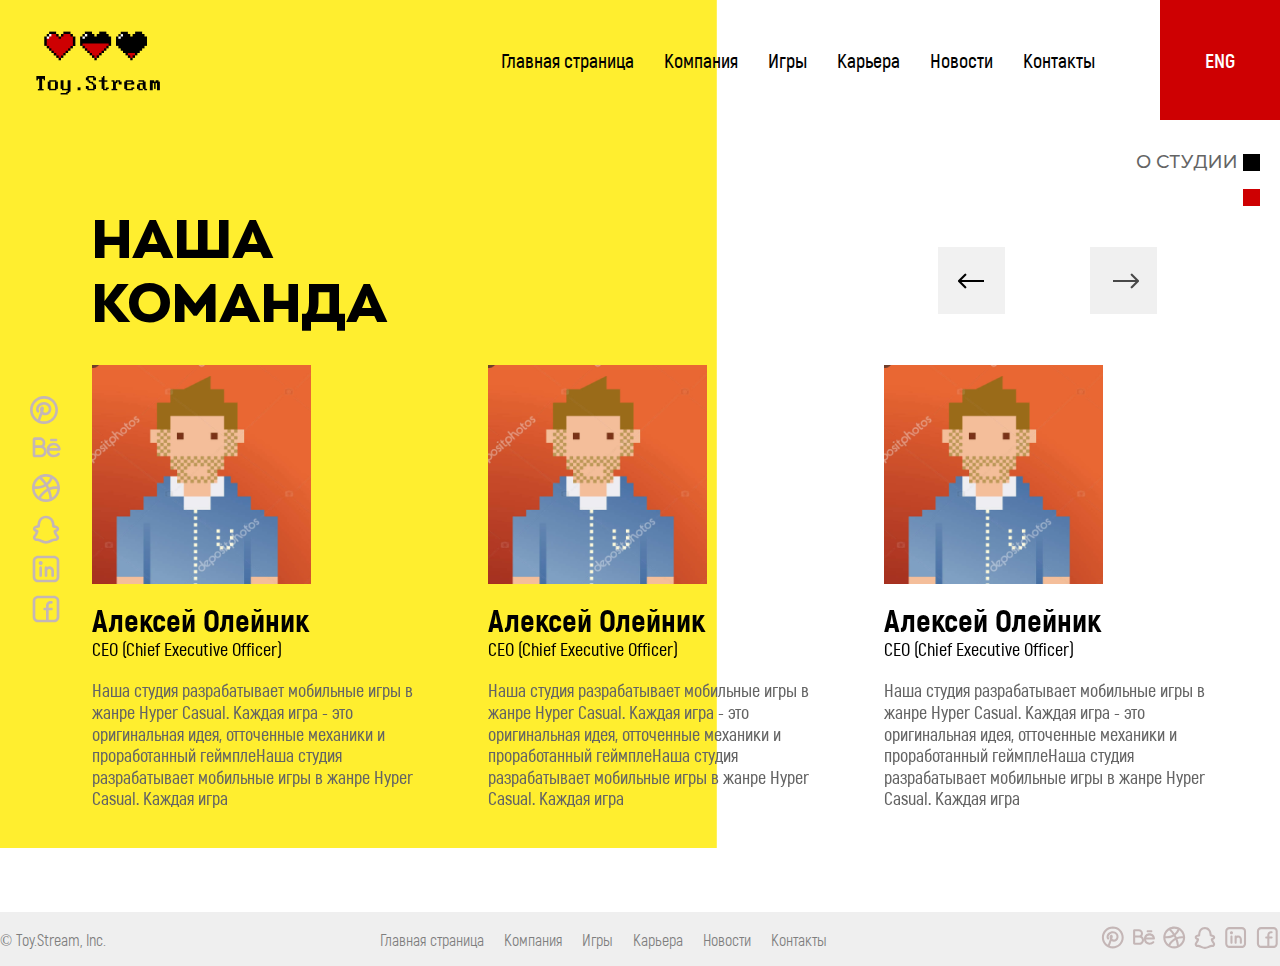
<file: team.html>
<!DOCTYPE html>
<html lang="ru">
<head>
	<meta charset="UTF-8">
	<meta name="viewport" content="width=device-width, initial-scale=1.0">
	<title>Компания</title>
	<link rel="stylesheet" href="https://cdn.jsdelivr.net/npm/swiper@9/swiper-bundle.min.css"/>

	<link rel="stylesheet" href="style.css">
</head>
<body>
	<header class="header">
		<div class="header__container-team container">
			<div class="header__top">
			<div class="header__logo">
                 <img src="images/logo.png" alt="лого" class="header__logo-img">
			</div>
			<nav class="header__menu">
			<ul class="header__list">
				<li class="header__item">
				    <a href="index.html" class="header__link">Главная страница</a>
				</li>
				<li class="header__item">
				    <a href="team.html" class="header__link">Компания</a>
				</li>
				<li class="header__item">
				    <a href="games.html" class="header__link">Игры</a>
				</li>
				<li class="header__item">
				    <a href="career.html" class="header__link">Карьера</a>
				</li>
				<li class="header__item">
				    <a href="news.html" class="header__link">Новости</a>
				</li>
				<li class="header__item">
				    <a href="contacts.html" class="header__link">Контакты</a>
				</li>
				<li class="header__item btn">
					<button class="header__button">Eng</button>
				</li>
			</ul>
		</nav>
		<div class="header__burger">
				<span></span>
			</div>
			</div>


			<div class="header__team team basic">
					<ul class="team__icons icons">
					<li class="team__icon icon">
						<a href="#" class="team__icon-link icon-link">
						
							<svg xmlns="http://www.w3.org/2000/svg" width="28" height="28" viewBox="0 0 28 28" fill="none">
<path fill-rule="evenodd" clip-rule="evenodd" d="M2.66667 14C2.66748 11.5887 3.43734 9.2405 4.86435 7.29678C6.29135 5.35305 8.3011 3.91513 10.6014 3.19205C12.9018 2.46896 15.3728 2.49841 17.6552 3.2761C19.9377 4.05379 21.9126 5.5392 23.2929 7.51637C24.6732 9.49355 25.3869 11.8594 25.3302 14.2701C25.2736 16.6807 24.4495 19.0104 22.9779 20.9206C21.5063 22.8308 19.4637 24.2218 17.1473 24.8914C14.8308 25.561 12.3612 25.4743 10.0973 24.644C10.8666 22.5821 11.6128 20.5118 12.336 18.4333C13.1013 18.98 14.0893 19.3333 15.3333 19.3333C17.9133 19.3333 20.6333 17.6333 21.3067 14.2613C22.156 10.028 18.7653 6 14 6C11.996 6 10.0253 6.80533 8.55067 8.08267C7.07333 9.364 6 11.2093 6 13.3333C6 14.3667 6.312 15.5173 7.05467 16.2747C7.30634 16.5224 7.64525 16.6613 7.99839 16.6616C8.35153 16.6618 8.69064 16.5234 8.94267 16.276C9.18775 16.0311 9.32787 15.7004 9.33334 15.3539C9.33882 15.0075 9.20922 14.6725 8.972 14.42C7.924 13.1133 9.30533 10.9587 10.2973 10.0987C11.328 9.20533 12.6893 8.66667 14 8.66667C17.236 8.66667 19.1787 11.3053 18.6933 13.7387C18.288 15.7573 16.752 16.6667 15.3333 16.6667C14.2427 16.6667 13.656 16.2067 13.28 15.6107C13.4853 14.9653 13.66 14.3787 13.7853 13.9013C14.0413 12.9187 14.196 11.7333 13.312 10.996C12.6547 10.4493 11.8787 10.5693 11.404 10.808C10.52 11.248 10 12.28 10 13.3333C10 13.9213 10.092 14.8333 10.4227 15.776C9.56227 18.3421 8.65634 20.8927 7.70533 23.4267C6.15419 22.3918 4.88264 20.9898 4.00363 19.3453C3.12463 17.7008 2.66537 15.8647 2.66667 14ZM14 0C6.268 0 0 6.268 0 14C0 21.732 6.268 28 14 28C21.732 28 28 21.732 28 14C28 6.268 21.732 0 14 0Z"/>
</svg>
						</a>
						</li>
					<li class="team__icon icon">	
					<a href="#" class="team__icon-link icon-link">
						<svg xmlns="http://www.w3.org/2000/svg" width="32" height="32" viewBox="0 0 32 32" fill="none">
  <path fill-rule="evenodd" clip-rule="evenodd" d="M15.3332 11.3333C15.3332 12.528 14.8838 13.6186 14.1452 14.444C15.182 15.1814 15.9575 16.2294 16.3597 17.4364C16.762 18.6435 16.7701 19.9472 16.3829 21.1591C15.9957 22.3711 15.2333 23.4286 14.2058 24.179C13.1783 24.9293 11.9388 25.3335 10.6665 25.3333H4.6665C4.13607 25.3333 3.62736 25.1226 3.25229 24.7475C2.87722 24.3725 2.6665 23.8637 2.6665 23.3333V7.33331C2.6665 6.80288 2.87722 6.29417 3.25229 5.9191C3.62736 5.54403 4.13607 5.33331 4.6665 5.33331H9.99984C11.4143 5.33331 12.7709 5.89522 13.7711 6.89541C14.7713 7.8956 15.3332 9.25216 15.3332 10.6666V11.3333ZM5.33317 13.3333V7.99998H9.99984C10.7071 7.99998 11.3854 8.28093 11.8855 8.78103C12.3856 9.28113 12.6665 9.9594 12.6665 10.6666V11.3333C12.6665 11.8637 12.4558 12.3725 12.0807 12.7475C11.7056 13.1226 11.1969 13.3333 10.6665 13.3333H5.33317ZM5.33317 16H10.6665C11.5506 16 12.3984 16.3512 13.0235 16.9763C13.6486 17.6014 13.9998 18.4493 13.9998 19.3333C13.9998 20.2174 13.6486 21.0652 13.0235 21.6903C12.3984 22.3155 11.5506 22.6666 10.6665 22.6666H5.33317V16Z"/>
  <path d="M20 8.00002C20 7.6464 20.1405 7.30726 20.3905 7.05721C20.6406 6.80716 20.9797 6.66669 21.3333 6.66669H26C26.3536 6.66669 26.6928 6.80716 26.9428 7.05721C27.1929 7.30726 27.3333 7.6464 27.3333 8.00002C27.3333 8.35364 27.1929 8.69278 26.9428 8.94283C26.6928 9.19288 26.3536 9.33335 26 9.33335H21.3333C20.9797 9.33335 20.6406 9.19288 20.3905 8.94283C20.1405 8.69278 20 8.35364 20 8.00002Z"/>
  <path fill-rule="evenodd" clip-rule="evenodd" d="M23.6665 10.6666C19.8785 10.6666 16.6665 13.576 16.6665 17.3333V18.6666C16.6665 22.424 19.8785 25.3333 23.6665 25.3333C25.6865 25.3333 27.1492 24.752 28.1292 24.12C28.7185 23.7413 29.1812 23.28 29.6265 22.7493C29.8203 22.4583 29.892 22.1028 29.8262 21.7594C29.7604 21.4161 29.5624 21.1123 29.2748 20.9135C28.9872 20.7147 28.633 20.6368 28.2886 20.6967C27.9441 20.7565 27.6369 20.9492 27.4332 21.2333C27.2216 21.4881 26.9693 21.7062 26.6865 21.8786C26.1118 22.248 25.1452 22.6666 23.6665 22.6666C21.1958 22.6666 19.3332 20.8 19.3332 18.6666H29.3332C29.6868 18.6666 30.0259 18.5261 30.276 18.2761C30.526 18.0261 30.6665 17.6869 30.6665 17.3333C30.6665 13.576 27.4545 10.6666 23.6665 10.6666ZM27.7505 16C27.1638 14.4786 25.6012 13.3333 23.6665 13.3333C21.7318 13.3333 20.1692 14.4786 19.5825 16H27.7505Z"/>
</svg>
					</a>
					</li>
					<li class="team__icon icon">
					<a href="#" class="team__icon-link icon-link">
						<svg xmlns="http://www.w3.org/2000/svg" width="32" height="32" viewBox="0 0 32 32" fill="none">
  <path fill-rule="evenodd" clip-rule="evenodd" d="M4.79467 14.2906C8.25067 14.5773 11.56 13.884 14.3 12.3173C12.9215 10.2697 11.3064 8.39186 9.488 6.72262C8.23517 7.60177 7.17341 8.72558 6.36678 10.0263C5.56015 11.327 5.02535 12.7776 4.79467 14.2906ZM8.92533 3.91729C6.81662 5.15139 5.06778 6.91612 3.8528 9.03591C2.63781 11.1557 1.99903 13.5567 2 16C2 23.732 8.268 30 16 30C23.732 30 30 23.732 30 16C30 8.26796 23.732 1.99996 16 1.99996C13.5131 1.99593 11.0704 2.65748 8.92533 3.91596V3.91729ZM11.9733 5.40129C13.6545 7.03458 15.1638 8.836 16.4773 10.7773C18.1401 9.34269 19.4303 7.52637 20.2373 5.48396C18.8905 4.94187 17.4518 4.66436 16 4.66662C14.6246 4.66509 13.2605 4.91451 11.9747 5.40262L11.9733 5.40129ZM22.588 6.77729C21.5677 9.22706 19.9588 11.3873 17.904 13.0666C18.368 13.8786 18.7987 14.7093 19.1947 15.556C21.7053 14.5786 24.4213 14.128 27.2147 14.3586C26.9939 12.8488 26.4704 11.3991 25.6756 10.0966C24.8808 8.79405 23.831 7.66549 22.5893 6.77862L22.588 6.77729ZM27.2853 17.0413C24.856 16.7933 22.4587 17.1613 20.2293 18.016C21.1509 20.4526 21.7615 22.9958 22.0467 25.5853C23.5164 24.6581 24.7531 23.4053 25.6613 21.9238C26.5694 20.4423 27.1246 18.7717 27.284 17.0413H27.2853ZM19.4773 26.788C19.2811 24.1826 18.7206 21.6176 17.812 19.168C14.988 20.7906 12.564 23.216 10.88 26.1133C12.4667 26.9178 14.221 27.3359 16 27.3333C17.2133 27.3333 18.3827 27.1426 19.4787 26.7893L19.4773 26.788ZM8.65733 24.6333C10.6093 21.3346 13.444 18.5373 16.78 16.688C16.446 15.974 16.0858 15.2726 15.7 14.5853C12.4813 16.4413 8.63333 17.2573 4.70533 16.9573C4.9559 19.9379 6.37687 22.6978 8.65733 24.6333Z"/>
</svg>
						
					</a>
					</li>
					<li class="team__icon icon">
					<a href="#" class="team__icon-link icon-link">
						<svg xmlns="http://www.w3.org/2000/svg" width="32" height="32" viewBox="0 0 32 32" fill="none">
  <path fill-rule="evenodd" clip-rule="evenodd" d="M9.66449 5.42669C11.2405 3.55469 13.4725 2.66669 16.0005 2.66669C18.5872 2.66669 20.8058 3.71202 22.3525 5.61735C23.7258 7.31069 24.5032 9.59602 24.6445 12.2534L24.7672 12.272L24.7938 12.276C25.0205 12.308 25.2912 12.348 25.5725 12.4027C26.6138 12.604 28.3912 13.1134 29.0032 15.0214C29.3098 15.98 29.1565 16.868 28.6192 17.572C28.1565 18.1787 27.4952 18.5294 27.0218 18.7414C26.7872 18.848 26.5525 18.9387 26.3552 19.0147C26.8165 20.2627 27.6192 21.5467 28.5072 22.7094C29.3432 23.8054 29.1218 25.1934 28.6898 26.0987C28.2565 27.0054 27.3205 28.0414 25.9578 28.1C25.1872 28.1334 24.3778 28.2134 23.5725 28.36C23.2085 28.4267 22.7792 28.572 22.2458 28.792C21.9272 28.9227 21.6352 29.0534 21.3205 29.1934C21.0698 29.3054 20.8058 29.4227 20.5005 29.5534C19.2472 30.092 17.7072 30.6667 16.0005 30.6667C14.2938 30.6667 12.7538 30.092 11.5005 29.5534C11.1952 29.4227 10.9298 29.3054 10.6805 29.1934C10.3739 29.0553 10.0655 28.9215 9.75515 28.792C9.22182 28.572 8.79249 28.4254 8.42849 28.3587C7.62315 28.212 6.81382 28.1334 6.04182 28.1C4.68049 28.0414 3.74315 27.0054 3.31115 26.0987C2.87915 25.1934 2.65782 23.8054 3.49382 22.7094C4.38715 21.5387 5.19382 20.2454 5.65382 18.9894C5.45197 18.91 5.25234 18.825 5.05515 18.7347C4.59382 18.5187 3.96715 18.1734 3.50449 17.5947C2.98849 16.9467 2.76049 16.1107 2.96315 15.1534C3.39515 13.104 5.32315 12.5934 6.34182 12.4014C6.63115 12.348 6.91249 12.308 7.14849 12.2747L7.19515 12.268L7.35515 12.2454C7.48715 9.41202 8.25915 7.09469 9.66449 5.42669ZM11.7045 7.14402C10.6872 8.35069 10.0005 10.2907 10.0005 13.144V13.2827L9.97115 13.42C9.82315 14.1187 9.28582 14.4454 9.01915 14.5707C8.73915 14.7027 8.43649 14.768 8.22315 14.808C8.01515 14.8467 7.78315 14.8787 7.57649 14.9067L7.51515 14.916C7.28723 14.9462 7.06006 14.9817 6.83382 15.0227C5.81382 15.2134 5.62049 15.4667 5.57115 15.7027C5.53649 15.872 5.56715 15.9067 5.58449 15.9254L5.58982 15.9307C5.66049 16.02 5.83115 16.1534 6.18582 16.3187C6.35115 16.396 6.52582 16.4667 6.71915 16.5454L6.76715 16.564C6.93649 16.6307 7.13782 16.712 7.31515 16.796C7.48982 16.876 7.78182 17.0227 8.02982 17.26C8.31782 17.536 8.66582 18.0747 8.49649 18.7854C8.01115 20.8267 6.78582 22.792 5.61515 24.3254C5.59734 24.3702 5.59004 24.4186 5.59382 24.4667C5.59382 24.5934 5.62982 24.7667 5.71649 24.9494C5.80449 25.132 5.91649 25.272 6.02049 25.356C6.10582 25.4254 6.15382 25.436 6.15915 25.436C7.02715 25.4734 7.95915 25.564 8.90582 25.736C9.54982 25.8534 10.1858 26.0854 10.7725 26.328C11.0965 26.4614 11.4685 26.6267 11.8298 26.7867C12.0818 26.8987 12.3285 27.008 12.5498 27.1027C13.7485 27.616 14.8672 28 16.0005 28C17.1338 28 18.2538 27.616 19.4512 27.1027C19.6725 27.008 19.9192 26.8974 20.1712 26.7867C20.5312 26.6267 20.9045 26.4614 21.2272 26.328C21.8138 26.0854 22.4498 25.8534 23.0938 25.736C24.0405 25.5627 24.9738 25.4734 25.8405 25.436C25.8485 25.436 25.8952 25.4254 25.9805 25.356C26.1094 25.2435 26.213 25.1049 26.2845 24.9494C26.3593 24.799 26.4011 24.6345 26.4072 24.4667C26.4072 24.3427 26.3765 24.3134 26.3872 24.328C25.2165 22.7947 23.9898 20.828 23.5032 18.7854C23.3232 18.0254 23.7352 17.4787 24.0192 17.2254C24.2725 17.0014 24.5685 16.8614 24.7485 16.7827C24.9285 16.7027 25.1312 16.6267 25.3045 16.5614L25.3685 16.536C25.5725 16.46 25.7552 16.3894 25.9272 16.3107C26.2872 16.1494 26.4405 16.0254 26.4925 15.9627C26.4878 15.9196 26.4784 15.8771 26.4645 15.836C26.3432 15.4574 26.0005 15.2014 25.0645 15.02C24.8525 14.98 24.6378 14.948 24.4112 14.9134L24.3605 14.9067C24.1495 14.878 23.9392 14.8442 23.7298 14.8054C23.4582 14.7578 23.1942 14.6744 22.9445 14.5574C22.6645 14.4187 22.1712 14.0867 22.0298 13.42L22.0005 13.2827V13.1427C22.0005 10.5427 21.3245 8.58269 20.2818 7.29869C19.2618 6.04002 17.8152 5.33335 16.0005 5.33335C14.1272 5.33335 12.6938 5.96802 11.7032 7.14402H11.7045Z"/>
</svg>
					</a>
					</li>
					<li class="team__icon icon">
					<a href="#" class="team__icon-link icon-link">
						<svg xmlns="http://www.w3.org/2000/svg" width="32" height="32" viewBox="0 0 32 32" fill="none">
  <path fill-rule="evenodd" clip-rule="evenodd" d="M8.00033 2.66669C6.58584 2.66669 5.22928 3.22859 4.22909 4.22878C3.2289 5.22898 2.66699 6.58553 2.66699 8.00002V24C2.66699 25.4145 3.2289 26.7711 4.22909 27.7713C5.22928 28.7715 6.58584 29.3334 8.00033 29.3334H24.0003C25.4148 29.3334 26.7714 28.7715 27.7716 27.7713C28.7718 26.7711 29.3337 25.4145 29.3337 24V8.00002C29.3337 6.58553 28.7718 5.22898 27.7716 4.22878C26.7714 3.22859 25.4148 2.66669 24.0003 2.66669H8.00033ZM5.33366 8.00002C5.33366 7.29278 5.61461 6.6145 6.11471 6.1144C6.6148 5.61431 7.29308 5.33335 8.00033 5.33335H24.0003C24.7076 5.33335 25.3858 5.61431 25.8859 6.1144C26.386 6.6145 26.667 7.29278 26.667 8.00002V24C26.667 24.7073 26.386 25.3855 25.8859 25.8856C25.3858 26.3857 24.7076 26.6667 24.0003 26.6667H8.00033C7.29308 26.6667 6.6148 26.3857 6.11471 25.8856C5.61461 25.3855 5.33366 24.7073 5.33366 24V8.00002ZM12.0003 14.6667C12.0003 14.3131 11.8598 13.9739 11.6098 13.7239C11.3598 13.4738 11.0206 13.3334 10.667 13.3334C10.3134 13.3334 9.97423 13.4738 9.72418 13.7239C9.47413 13.9739 9.33366 14.3131 9.33366 14.6667V22.6667C9.33366 23.0203 9.47413 23.3594 9.72418 23.6095C9.97423 23.8595 10.3134 24 10.667 24C11.0206 24 11.3598 23.8595 11.6098 23.6095C11.8598 23.3594 12.0003 23.0203 12.0003 22.6667V14.6667ZM12.667 10C12.667 10.5305 12.4563 11.0392 12.0812 11.4142C11.7061 11.7893 11.1974 12 10.667 12C10.1366 12 9.62785 11.7893 9.25278 11.4142C8.87771 11.0392 8.66699 10.5305 8.66699 10C8.66699 9.46959 8.87771 8.96088 9.25278 8.58581C9.62785 8.21073 10.1366 8.00002 10.667 8.00002C11.1974 8.00002 11.7061 8.21073 12.0812 8.58581C12.4563 8.96088 12.667 9.46959 12.667 10ZM16.0003 13.3334C16.4537 13.3334 16.8537 13.56 17.0937 13.904C17.7809 13.5295 18.551 13.3333 19.3337 13.3334C22.2137 13.3334 24.0003 15.9014 24.0003 18.0947V22.6667C24.0003 23.0203 23.8598 23.3594 23.6098 23.6095C23.3598 23.8595 23.0206 24 22.667 24C22.3134 24 21.9742 23.8595 21.7242 23.6095C21.4741 23.3594 21.3337 23.0203 21.3337 22.6667V18.0934C21.3337 17.0694 20.4537 15.9987 19.3337 15.9987C18.635 15.9987 17.863 16.3787 17.3337 17.2827V22.6667C17.3337 23.0203 17.1932 23.3594 16.9431 23.6095C16.6931 23.8595 16.3539 24 16.0003 24C15.6467 24 15.3076 23.8595 15.0575 23.6095C14.8075 23.3594 14.667 23.0203 14.667 22.6667V14.6667C14.667 14.3131 14.8075 13.9739 15.0575 13.7239C15.3076 13.4738 15.6467 13.3334 16.0003 13.3334Z"/>
</svg>
					</a>
					</li>
					<li class="team__icon icon">
					<a href="#" class="team__icon-link icon-link">
						<svg xmlns="http://www.w3.org/2000/svg" width="32" height="32" viewBox="0 0 32 32" fill="none">
  <path fill-rule="evenodd" clip-rule="evenodd" d="M2.66699 8.00002C2.66699 6.58553 3.2289 5.22898 4.22909 4.22878C5.22928 3.22859 6.58584 2.66669 8.00033 2.66669H24.0003C25.4148 2.66669 26.7714 3.22859 27.7716 4.22878C28.7718 5.22898 29.3337 6.58553 29.3337 8.00002V24C29.3337 25.4145 28.7718 26.7711 27.7716 27.7713C26.7714 28.7715 25.4148 29.3334 24.0003 29.3334H8.00033C6.58584 29.3334 5.22928 28.7715 4.22909 27.7713C3.2289 26.7711 2.66699 25.4145 2.66699 24V8.00002ZM8.00033 5.33335C7.29308 5.33335 6.6148 5.61431 6.11471 6.1144C5.61461 6.6145 5.33366 7.29278 5.33366 8.00002V24C5.33366 24.7073 5.61461 25.3855 6.11471 25.8856C6.6148 26.3857 7.29308 26.6667 8.00033 26.6667H16.0003V17.3334H14.667C14.3134 17.3334 13.9742 17.1929 13.7242 16.9428C13.4741 16.6928 13.3337 16.3536 13.3337 16C13.3337 15.6464 13.4741 15.3073 13.7242 15.0572C13.9742 14.8072 14.3134 14.6667 14.667 14.6667H16.0003V12.6667C16.0003 11.429 16.492 10.242 17.3672 9.36686C18.2423 8.49169 19.4293 8.00002 20.667 8.00002H21.467C21.8206 8.00002 22.1597 8.1405 22.4098 8.39054C22.6598 8.64059 22.8003 8.97973 22.8003 9.33335C22.8003 9.68698 22.6598 10.0261 22.4098 10.2762C22.1597 10.5262 21.8206 10.6667 21.467 10.6667H20.667C20.4043 10.6667 20.1443 10.7184 19.9016 10.8189C19.659 10.9194 19.4385 11.0668 19.2528 11.2525C19.0671 11.4382 18.9197 11.6587 18.8192 11.9013C18.7187 12.144 18.667 12.404 18.667 12.6667V14.6667H21.467C21.8206 14.6667 22.1597 14.8072 22.4098 15.0572C22.6598 15.3073 22.8003 15.6464 22.8003 16C22.8003 16.3536 22.6598 16.6928 22.4098 16.9428C22.1597 17.1929 21.8206 17.3334 21.467 17.3334H18.667V26.6667H24.0003C24.7076 26.6667 25.3858 26.3857 25.8859 25.8856C26.386 25.3855 26.667 24.7073 26.667 24V8.00002C26.667 7.29278 26.386 6.6145 25.8859 6.1144C25.3858 5.61431 24.7076 5.33335 24.0003 5.33335H8.00033Z"/>
</svg>
					</a>
				</li>
			</ul>
			<div class="team__info">
				<h1 class="team__title title">Наша команда</h1>

                <div class="team__slider-buttons">
                <button class="team__slider-btn1" id="swiperPrev"></button>
                <button class="team__slider-btn2" id="swiperNext"></button>
                </div>

				<div class="team__slider swiper">
		        <div class="team__slider-wrapper swiper-wrapper">
		        	<div class="team__slider-slide swiper-slide" data-hash="slide-1">
				    <div class="team__slider-image">
                    
					<img class="swiper-lazy" src="images/slider.png" alt="фото">
                    </div>
					<div class="team__slider-content">
						<h3 class="team__slider-title">Алексей Олейник</h3>
						<p class="team__slider-text">CEO (Chief Executive Officer)</p>
						<p class="team__slider-text team__slider-text1">Наша студия разрабатывает мобильные игры в жанре Hyper Casual. Каждая игра - это оригинальная идея, отточенные механики и проработанный геймплеНаша студия разрабатывает мобильные игры в жанре Hyper Casual. Каждая игра</p>
			        </div>
			       </div>
			<div class="team__slider-slide swiper-slide" data-hash="slide-2">
				    <div class="team__slider-image">
                    
					<img class="swiper-lazy" src="images/slider.png" alt="фото">
                    </div>
					<div class="team__slider-content">
						<h3 class="team__slider-title">Алексей Олейник</h3>
						<p class="team__slider-text">CEO (Chief Executive Officer)</p>
						<p class="team__slider-text team__slider-text1">Наша студия разрабатывает мобильные игры в жанре Hyper Casual. Каждая игра - это оригинальная идея, отточенные механики и проработанный геймплеНаша студия разрабатывает мобильные игры в жанре Hyper Casual. Каждая игра</p>
			        </div>
			       </div>
			 <div class="team__slider-slide swiper-slide" data-hash="slide-3">
				    <div class="team__slider-image">
                    
					<img class="swiper-lazy" src="images/slider.png" alt="фото">
                    </div>
					<div class="team__slider-content">
						<h3 class="team__slider-title">Алексей Олейник</h3>
						<p class="team__slider-text">CEO (Chief Executive Officer)</p>
						<p class="team__slider-text team__slider-text1">Наша студия разрабатывает мобильные игры в жанре Hyper Casual. Каждая игра - это оригинальная идея, отточенные механики и проработанный геймплеНаша студия разрабатывает мобильные игры в жанре Hyper Casual. Каждая игра</p>
			        </div>
			       </div>
              <div class="team__slider-slide swiper-slide" data-hash="slide-4">
				    <div class="team__slider-image">
                    
					<img class="swiper-lazy" src="images/slider.png" alt="фото">
                    </div>
					<div class="team__slider-content">
						<h3 class="team__slider-title">Алексей Олейник</h3>
						<p class="team__slider-text">CEO (Chief Executive Officer)</p>
						<p class="team__slider-text team__slider-text1">Наша студия разрабатывает мобильные игры в жанре Hyper Casual. Каждая игра - это оригинальная идея, отточенные механики и проработанный геймплеНаша студия разрабатывает мобильные игры в жанре Hyper Casual. Каждая игра</p>
			        </div>
			       </div>
			<div class="team__slider-slide swiper-slide" data-hash="slide-5">
				    <div class="team__slider-image">
                    
					<img class="swiper-lazy" src="images/slider.png" alt="фото">
                    </div>
					<div class="team__slider-content">
						<h3 class="team__slider-title">Алексей Олейник</h3>
						<p class="team__slider-text">CEO (Chief Executive Officer)</p>
						<p class="team__slider-text team__slider-text1">Наша студия разрабатывает мобильные игры в жанре Hyper Casual. Каждая игра - это оригинальная идея, отточенные механики и проработанный геймплеНаша студия разрабатывает мобильные игры в жанре Hyper Casual. Каждая игра</p>
			        </div>
			       </div>
			   <div class="team__slider-slide swiper-slide" data-hash="slide-6">
				    <div class="team__slider-image">
                    
					<img class="swiper-lazy" src="images/slider.png" alt="фото">
                    </div>
					<div class="team__slider-content">
						<h3 class="team__slider-title">Алексей Олейник</h3>
						<p class="team__slider-text">CEO (Chief Executive Officer)</p>
						<p class="team__slider-text team__slider-text1">Наша студия разрабатывает мобильные игры в жанре Hyper Casual. Каждая игра - это оригинальная идея, отточенные механики и проработанный геймплеНаша студия разрабатывает мобильные игры в жанре Hyper Casual. Каждая игра</p>
			        </div>
			       </div>

		</div>
		
	</div>


			</div>
			<div class="team__links links">
				<a href="company.html" class="team__link-item1 link">О студии<span class="link-item"></span></a>
				<div class="team__link-item2 link-item"></div>
				
			</div>
		</div>
	</div>
</header>
	<footer class="footer">
				<div class="footer__container container">
				<p class="footer__text">© Toy.Stream, Inc.</p>
				<ul class="footer__list">
				<li class="footer__item">
				    <a href="index.html" class="footer__link">Главная страница</a>
				</li>
				<li class="footer__item">
				    <a href="team.html" class="footer__link">Компания</a>
				</li>
				<li class="footer__item">
				    <a href="games.html" class="footer__link">Игры</a>
				</li>
				<li class="footer__item">
				    <a href="career.html" class="footer__link">Карьера</a>
				</li>
				<li class="footer__item">
				    <a href="news.html" class="footer__link">Новости</a>
				</li>
				<li class="footer__item">
				    <a href="contacts.html" class="footer__link">Контакты</a>
				</li>
			</ul>
					<ul class="footer__icons">
					<li class="footer__icon">
						<a href="#" class="footer__icon-link">
							<svg xmlns="http://www.w3.org/2000/svg" width="26" height="25" viewBox="0 0 26 25" fill="none">
  <path fill-rule="evenodd" clip-rule="evenodd" d="M3.93572 12.4961C3.93635 10.6129 4.53762 8.77892 5.65212 7.26085C6.76662 5.74279 8.33626 4.61976 10.1328 4.05503C11.9294 3.49029 13.8593 3.51329 15.6419 4.12067C17.4245 4.72806 18.9669 5.88817 20.045 7.43236C21.123 8.97655 21.6804 10.8243 21.6361 12.707C21.5919 14.5898 20.9483 16.4093 19.7989 17.9012C18.6496 19.393 17.0544 20.4794 15.2452 21.0024C13.436 21.5254 11.5072 21.4577 9.73913 20.8092C10.3399 19.1988 10.9227 17.5819 11.4875 15.9586C12.0853 16.3855 12.8569 16.6615 13.8285 16.6615C15.8435 16.6615 17.9678 15.3338 18.4937 12.7002C19.157 9.39396 16.5089 6.24806 12.7871 6.24806C11.222 6.24806 9.6829 6.87703 8.53117 7.87464C7.37736 8.87537 6.53908 10.3166 6.53908 11.9755C6.53908 12.7825 6.78275 13.6812 7.36278 14.2727C7.55934 14.4661 7.82403 14.5747 8.09984 14.5749C8.37564 14.5751 8.64049 14.4669 8.83732 14.2737C9.02873 14.0824 9.13817 13.8241 9.14245 13.5536C9.14672 13.283 9.0455 13.0214 8.86023 12.8242C8.04174 11.8036 9.12057 10.1208 9.89533 9.44915C10.7003 8.75145 11.7635 8.33075 12.7871 8.33075C15.3145 8.33075 16.8317 10.3916 16.4527 12.292C16.1361 13.8686 14.9365 14.5788 13.8285 14.5788C12.9767 14.5788 12.5185 14.2196 12.2248 13.7541C12.3852 13.2501 12.5216 12.7919 12.6195 12.4191C12.8194 11.6516 12.9402 10.7258 12.2498 10.15C11.7364 9.72303 11.1304 9.81675 10.7596 10.0031C10.0692 10.3468 9.66311 11.1528 9.66311 11.9755C9.66311 12.4347 9.73496 13.147 9.99322 13.8832C9.32124 15.8874 8.6137 17.8794 7.87096 19.8584C6.6595 19.0502 5.66641 17.9552 4.9799 16.6709C4.29339 15.3865 3.93471 13.9525 3.93572 12.4961ZM12.7871 1.56201C6.74839 1.56201 1.85303 6.45737 1.85303 12.4961C1.85303 18.5349 6.74839 23.4302 12.7871 23.4302C18.8259 23.4302 23.7213 18.5349 23.7213 12.4961C23.7213 6.45737 18.8259 1.56201 12.7871 1.56201Z"/>
</svg>
						</a>
						</li>
					<li class="footer__icon">	
					<a href="#" class="footer__icon-link">
						<svg xmlns="http://www.w3.org/2000/svg" width="25" height="25" viewBox="0 0 25 25" fill="none">
  <path fill-rule="evenodd" clip-rule="evenodd" d="M11.9777 8.85145C11.9777 9.7845 11.6268 10.6363 11.0499 11.2809C11.8596 11.8569 12.4653 12.6753 12.7795 13.618C13.0936 14.5608 13.1 15.579 12.7976 16.5255C12.4952 17.4721 11.8997 18.298 11.0972 18.884C10.2947 19.47 9.32672 19.7857 8.33303 19.7856H3.64698C3.2327 19.7856 2.8354 19.621 2.54247 19.3281C2.24953 19.0351 2.08496 18.6378 2.08496 18.2236V5.72742C2.08496 5.31315 2.24953 4.91584 2.54247 4.62291C2.8354 4.32997 3.2327 4.16541 3.64698 4.16541H7.81236C8.91708 4.16541 9.97656 4.60426 10.7577 5.38542C11.5389 6.16658 11.9777 7.22606 11.9777 8.33078V8.85145ZM4.16765 10.4135V6.24809H7.81236C8.36472 6.24809 8.89446 6.46752 9.28504 6.8581C9.67562 7.24868 9.89504 7.77842 9.89504 8.33078V8.85145C9.89504 9.26573 9.73047 9.66303 9.43754 9.95597C9.14461 10.2489 8.7473 10.4135 8.33303 10.4135H4.16765ZM4.16765 12.4962H8.33303C9.02348 12.4962 9.68566 12.7704 10.1739 13.2587C10.6621 13.7469 10.9364 14.4091 10.9364 15.0995C10.9364 15.79 10.6621 16.4521 10.1739 16.9404C9.68566 17.4286 9.02348 17.7029 8.33303 17.7029H4.16765V12.4962Z" fill="#C4B6B6"/>
  <path d="M15.6226 6.24801C15.6226 5.97183 15.7323 5.70696 15.9276 5.51167C16.1229 5.31638 16.3877 5.20667 16.6639 5.20667H20.3086C20.5848 5.20667 20.8497 5.31638 21.0449 5.51167C21.2402 5.70696 21.35 5.97183 21.35 6.24801C21.35 6.52419 21.2402 6.78906 21.0449 6.98435C20.8497 7.17964 20.5848 7.28935 20.3086 7.28935H16.6639C16.3877 7.28935 16.1229 7.17964 15.9276 6.98435C15.7323 6.78906 15.6226 6.52419 15.6226 6.24801Z" fill="#C4B6B6"/>
  <path fill-rule="evenodd" clip-rule="evenodd" d="M18.4861 8.33081C15.5276 8.33081 13.019 10.603 13.019 13.5375V14.5789C13.019 17.5134 15.5276 19.7856 18.4861 19.7856C20.0637 19.7856 21.2061 19.3316 21.9715 18.838C22.4318 18.5422 22.7931 18.1819 23.1409 17.7675C23.2922 17.5402 23.3482 17.2626 23.2969 16.9944C23.2455 16.7262 23.0908 16.489 22.8662 16.3337C22.6416 16.1785 22.365 16.1176 22.096 16.1644C21.8269 16.2111 21.587 16.3616 21.4279 16.5835C21.2626 16.7825 21.0656 16.9528 20.8447 17.0875C20.3959 17.3759 19.641 17.7029 18.4861 17.7029C16.5565 17.7029 15.1017 16.245 15.1017 14.5789H22.9118C23.188 14.5789 23.4529 14.4692 23.6482 14.2739C23.8434 14.0786 23.9532 13.8137 23.9532 13.5375C23.9532 10.603 21.4446 8.33081 18.4861 8.33081ZM21.6757 12.4962C21.2175 11.308 19.9971 10.4135 18.4861 10.4135C16.9751 10.4135 15.7547 11.308 15.2965 12.4962H21.6757Z"/>
</svg>
					</a>
					</li>
					<li class="footer__icon">
					<a href="#" class="footer__icon-link">
						<svg xmlns="http://www.w3.org/2000/svg" width="26" height="25" viewBox="0 0 26 25" fill="none">
  <path fill-rule="evenodd" clip-rule="evenodd" d="M4.45903 11.1611C7.15819 11.385 9.74281 10.8435 11.8828 9.61995C10.8062 8.02078 9.54471 6.55415 8.12456 5.25047C7.14609 5.93708 6.31685 6.81479 5.68686 7.83065C5.05687 8.8465 4.63919 9.97945 4.45903 11.1611ZM7.68511 3.05948C6.03819 4.02332 4.67233 5.40159 3.72342 7.05716C2.7745 8.71273 2.27561 10.5879 2.27637 12.4961C2.27637 18.5349 7.17173 23.4303 13.2105 23.4303C19.2492 23.4303 24.1446 18.5349 24.1446 12.4961C24.1446 6.45738 19.2492 1.56203 13.2105 1.56203C11.2682 1.55888 9.36039 2.07556 7.68511 3.05844V3.05948ZM10.0656 4.21849C11.3787 5.4941 12.5574 6.90103 13.5833 8.41719C14.8819 7.29676 15.8895 5.8782 16.5199 4.28306C15.468 3.85968 14.3444 3.64295 13.2105 3.64471C12.1363 3.64352 11.0709 3.83831 10.0667 4.21954L10.0656 4.21849ZM18.3558 5.29316C17.5589 7.20645 16.3024 8.89363 14.6975 10.2052C15.0599 10.8394 15.3963 11.4881 15.7055 12.1494C17.6664 11.3861 19.7876 11.0341 21.9692 11.2142C21.7968 10.0351 21.3879 8.90285 20.7672 7.88556C20.1464 6.86827 19.3266 5.98685 18.3568 5.2942L18.3558 5.29316ZM22.0244 13.3094C20.1271 13.1157 18.2548 13.4032 16.5136 14.0707C17.2334 15.9737 17.7102 17.96 17.933 19.9824C19.0808 19.2582 20.0467 18.2798 20.756 17.1227C21.4653 15.9656 21.8989 14.6609 22.0234 13.3094H22.0244ZM15.9263 20.9217C15.7731 18.8869 15.3353 16.8836 14.6257 14.9704C12.4201 16.2377 10.5269 18.1319 9.21172 20.3947C10.4509 21.0231 11.8211 21.3496 13.2105 21.3476C14.1581 21.3476 15.0714 21.1987 15.9274 20.9227L15.9263 20.9217ZM7.4758 19.2388C9.00033 16.6626 11.2142 14.4778 13.8197 13.0335C13.5588 12.4759 13.2775 11.9281 12.9762 11.3913C10.4624 12.8408 7.45706 13.4781 4.38926 13.2438C4.58495 15.5717 5.69474 17.7272 7.4758 19.2388Z"/>
</svg>
						
					</a>
					</li>
					<li class="footer__icon">
					<a href="#" class="footer__icon-link">
						<svg xmlns="http://www.w3.org/2000/svg" width="26" height="25" viewBox="0 0 26 25" fill="none">
  <path fill-rule="evenodd" clip-rule="evenodd" d="M7.97333 4.23822C9.2042 2.77618 10.9474 2.08264 12.9218 2.08264C14.942 2.08264 16.6748 2.89906 17.8828 4.38714C18.9553 5.70964 19.5625 7.49451 19.6728 9.56991L19.7686 9.58449L19.7895 9.58761C19.9665 9.6126 20.1779 9.64384 20.3976 9.68654C21.2109 9.84378 22.599 10.2416 23.077 11.7317C23.3165 12.4805 23.1967 13.174 22.7771 13.7238C22.4157 14.1976 21.8992 14.4715 21.5296 14.6371C21.3463 14.7204 21.163 14.7912 21.0089 14.8506C21.3692 15.8253 21.9961 16.8281 22.6896 17.7361C23.3425 18.5921 23.1697 19.6762 22.8323 20.3832C22.4938 21.0913 21.7628 21.9005 20.6986 21.9463C20.0967 21.9723 19.4646 22.0348 18.8356 22.1493C18.5513 22.2014 18.216 22.3149 17.7995 22.4867C17.5506 22.5888 17.3225 22.6908 17.0768 22.8002C16.881 22.8877 16.6748 22.9793 16.4363 23.0814C15.4575 23.5021 14.2547 23.9509 12.9218 23.9509C11.5889 23.9509 10.3861 23.5021 9.40726 23.0814C9.1688 22.9793 8.96157 22.8877 8.76684 22.8002C8.52742 22.6923 8.2865 22.5878 8.04414 22.4867C7.62761 22.3149 7.29229 22.2004 7.00801 22.1483C6.37904 22.0338 5.74694 21.9723 5.144 21.9463C4.08079 21.9005 3.34872 21.0913 3.01133 20.3832C2.67393 19.6762 2.50107 18.5921 3.15399 17.7361C3.85169 16.8218 4.48171 15.8117 4.84097 14.8308C4.68333 14.7688 4.52741 14.7024 4.37341 14.6319C4.0131 14.4632 3.52367 14.1935 3.16232 13.7415C2.75932 13.2354 2.58125 12.5825 2.73954 11.8348C3.07693 10.2343 4.58272 9.83545 5.3783 9.6855C5.60428 9.64384 5.824 9.6126 6.00832 9.58657L6.04476 9.58136L6.16972 9.56366C6.27282 7.3508 6.87576 5.54095 7.97333 4.23822ZM9.56659 5.57948C8.77204 6.52189 8.23575 8.03705 8.23575 10.2655V10.3738L8.21284 10.4811C8.09725 11.0267 7.67759 11.2819 7.46932 11.3798C7.25064 11.4829 7.01426 11.5339 6.84764 11.5651C6.68519 11.5953 6.504 11.6203 6.34259 11.6422L6.29469 11.6495C6.11668 11.673 5.93925 11.7008 5.76256 11.7328C4.96593 11.8817 4.81494 12.0795 4.77641 12.2639C4.74933 12.3961 4.77328 12.4232 4.78682 12.4378L4.79099 12.4419C4.84618 12.5117 4.97947 12.6158 5.25647 12.745C5.38559 12.8054 5.52201 12.8606 5.673 12.922L5.71049 12.9366C5.84274 12.9886 5.99999 13.0522 6.13848 13.1178C6.2749 13.1802 6.50296 13.2948 6.69665 13.4802C6.92158 13.6957 7.19337 14.1164 7.06112 14.6715C6.68207 16.2658 5.72507 17.8007 4.81077 18.9982C4.79686 19.0333 4.79116 19.071 4.79411 19.1086C4.79411 19.2075 4.82223 19.3429 4.88991 19.4856C4.95864 19.6283 5.04611 19.7376 5.12734 19.8032C5.19399 19.8573 5.23147 19.8657 5.23564 19.8657C5.91355 19.8948 6.64145 19.9656 7.38081 20.1C7.88378 20.1916 8.3805 20.3728 8.83869 20.5623C9.09174 20.6665 9.38227 20.7956 9.66448 20.9206C9.86129 21.008 10.0539 21.0934 10.2268 21.1674C11.163 21.5683 12.0367 21.8682 12.9218 21.8682C13.8069 21.8682 14.6817 21.5683 15.6168 21.1674C15.7897 21.0934 15.9823 21.007 16.1791 20.9206C16.4603 20.7956 16.7519 20.6665 17.0039 20.5623C17.4621 20.3728 17.9588 20.1916 18.4618 20.1C19.2011 19.9646 19.93 19.8948 20.6069 19.8657C20.6132 19.8657 20.6496 19.8573 20.7163 19.8032C20.817 19.7153 20.8979 19.607 20.9537 19.4856C21.0121 19.3682 21.0448 19.2397 21.0495 19.1086C21.0495 19.0118 21.0255 18.9889 21.0339 19.0003C20.1196 17.8028 19.1615 16.2668 18.7814 14.6715C18.6409 14.0779 18.9626 13.6509 19.1844 13.4531C19.3823 13.2781 19.6135 13.1688 19.7541 13.1074C19.8946 13.0449 20.0529 12.9855 20.1883 12.9345L20.2383 12.9147C20.3976 12.8553 20.5403 12.8002 20.6746 12.7387C20.9558 12.6127 21.0755 12.5159 21.1161 12.4669C21.1125 12.4333 21.1051 12.4001 21.0943 12.368C20.9995 12.0723 20.7319 11.8723 20.0009 11.7307C19.8353 11.6995 19.6676 11.6745 19.4906 11.6474L19.451 11.6422C19.2862 11.6198 19.122 11.5934 18.9585 11.563C18.7464 11.5259 18.5401 11.4607 18.3451 11.3694C18.1264 11.2611 17.7411 11.0018 17.6308 10.4811L17.6079 10.3738V10.2645C17.6079 8.23386 17.0799 6.70309 16.2656 5.70027C15.4689 4.71724 14.3391 4.16533 12.9218 4.16533C11.4587 4.16533 10.3393 4.66101 9.56555 5.57948H9.56659Z"/>
</svg>
					</a>
					</li>
					<li class="footer__icon">
					<a href="#" class="footer__icon-link">
						<svg xmlns="http://www.w3.org/2000/svg" width="26" height="25" viewBox="0 0 26 25" fill="none">
  <path fill-rule="evenodd" clip-rule="evenodd" d="M6.3851 2.08264C5.28038 2.08264 4.2209 2.52149 3.43974 3.30265C2.65858 4.08381 2.21973 5.14329 2.21973 6.24802V18.7442C2.21973 19.8489 2.65858 20.9084 3.43974 21.6895C4.2209 22.4707 5.28038 22.9095 6.3851 22.9095H18.8812C19.986 22.9095 21.0454 22.4707 21.8266 21.6895C22.6078 20.9084 23.0466 19.8489 23.0466 18.7442V6.24802C23.0466 5.14329 22.6078 4.08381 21.8266 3.30265C21.0454 2.52149 19.986 2.08264 18.8812 2.08264H6.3851ZM4.30242 6.24802C4.30242 5.69566 4.52184 5.16592 4.91242 4.77534C5.303 4.38476 5.83274 4.16533 6.3851 4.16533H18.8812C19.4336 4.16533 19.9633 4.38476 20.3539 4.77534C20.7445 5.16592 20.9639 5.69566 20.9639 6.24802V18.7442C20.9639 19.2965 20.7445 19.8263 20.3539 20.2168C19.9633 20.6074 19.4336 20.8268 18.8812 20.8268H6.3851C5.83274 20.8268 5.303 20.6074 4.91242 20.2168C4.52184 19.8263 4.30242 19.2965 4.30242 18.7442V6.24802ZM9.50914 11.4547C9.50914 11.1786 9.39942 10.9137 9.20413 10.7184C9.00884 10.5231 8.74397 10.4134 8.46779 10.4134C8.19161 10.4134 7.92674 10.5231 7.73145 10.7184C7.53616 10.9137 7.42645 11.1786 7.42645 11.4547V17.7028C7.42645 17.979 7.53616 18.2439 7.73145 18.4391C7.92674 18.6344 8.19161 18.7442 8.46779 18.7442C8.74397 18.7442 9.00884 18.6344 9.20413 18.4391C9.39942 18.2439 9.50914 17.979 9.50914 17.7028V11.4547ZM10.0298 7.81004C10.0298 8.22431 9.86524 8.62161 9.5723 8.91455C9.27937 9.20748 8.88206 9.37205 8.46779 9.37205C8.05352 9.37205 7.65621 9.20748 7.36328 8.91455C7.07034 8.62161 6.90578 8.22431 6.90578 7.81004C6.90578 7.39576 7.07034 6.99846 7.36328 6.70552C7.65621 6.41259 8.05352 6.24802 8.46779 6.24802C8.88206 6.24802 9.27937 6.41259 9.5723 6.70552C9.86524 6.99846 10.0298 7.39576 10.0298 7.81004ZM12.6332 10.4134C12.9872 10.4134 13.2996 10.5904 13.4871 10.8591C14.0238 10.5666 14.6253 10.4133 15.2365 10.4134C17.4858 10.4134 18.8812 12.419 18.8812 14.132V17.7028C18.8812 17.979 18.7715 18.2439 18.5762 18.4391C18.3809 18.6344 18.1161 18.7442 17.8399 18.7442C17.5637 18.7442 17.2988 18.6344 17.1035 18.4391C16.9083 18.2439 16.7985 17.979 16.7985 17.7028V14.131C16.7985 13.3312 16.1113 12.495 15.2365 12.495C14.6909 12.495 14.0879 12.7918 13.6745 13.4979V17.7028C13.6745 17.979 13.5648 18.2439 13.3695 18.4391C13.1742 18.6344 12.9094 18.7442 12.6332 18.7442C12.357 18.7442 12.0921 18.6344 11.8968 18.4391C11.7015 18.2439 11.5918 17.979 11.5918 17.7028V11.4547C11.5918 11.1786 11.7015 10.9137 11.8968 10.7184C12.0921 10.5231 12.357 10.4134 12.6332 10.4134Z"/>
</svg>
					</a>
					</li>
					<li class="footer__icon">
					<a href="#" class="footer__icon-link">
						<svg xmlns="http://www.w3.org/2000/svg" width="26" height="25" viewBox="0 0 26 25" fill="none">
  <path fill-rule="evenodd" clip-rule="evenodd" d="M2.89062 6.24802C2.89062 5.14329 3.32948 4.08381 4.11064 3.30265C4.8918 2.52149 5.95128 2.08264 7.056 2.08264H19.5521C20.6569 2.08264 21.7163 2.52149 22.4975 3.30265C23.2787 4.08381 23.7175 5.14329 23.7175 6.24802V18.7442C23.7175 19.8489 23.2787 20.9084 22.4975 21.6895C21.7163 22.4707 20.6569 22.9095 19.5521 22.9095H7.056C5.95128 22.9095 4.8918 22.4707 4.11064 21.6895C3.32948 20.9084 2.89063 19.8489 2.89062 18.7442V6.24802ZM7.056 4.16533C6.50364 4.16533 5.9739 4.38476 5.58332 4.77534C5.19274 5.16592 4.97331 5.69566 4.97331 6.24802V18.7442C4.97331 19.2965 5.19274 19.8263 5.58332 20.2168C5.9739 20.6074 6.50364 20.8268 7.056 20.8268H13.3041V13.5374H12.2627C11.9865 13.5374 11.7217 13.4277 11.5264 13.2324C11.3311 13.0371 11.2214 12.7723 11.2214 12.4961C11.2214 12.2199 11.3311 11.955 11.5264 11.7597C11.7217 11.5645 11.9865 11.4547 12.2627 11.4547H13.3041V9.89272C13.3041 8.92609 13.6881 7.99904 14.3716 7.31553C15.0551 6.63201 15.9821 6.24802 16.9488 6.24802H17.5736C17.8498 6.24802 18.1146 6.35773 18.3099 6.55302C18.5052 6.74831 18.6149 7.01318 18.6149 7.28936C18.6149 7.56554 18.5052 7.83041 18.3099 8.0257C18.1146 8.22099 17.8498 8.33071 17.5736 8.33071H16.9488C16.7436 8.33071 16.5405 8.37111 16.351 8.44961C16.1615 8.52811 15.9893 8.64316 15.8443 8.78821C15.6992 8.93326 15.5842 9.10545 15.5057 9.29497C15.4272 9.48448 15.3868 9.6876 15.3868 9.89272V11.4547H17.5736C17.8498 11.4547 18.1146 11.5645 18.3099 11.7597C18.5052 11.955 18.6149 12.2199 18.6149 12.4961C18.6149 12.7723 18.5052 13.0371 18.3099 13.2324C18.1146 13.4277 17.8498 13.5374 17.5736 13.5374H15.3868V20.8268H19.5521C20.1045 20.8268 20.6342 20.6074 21.0248 20.2168C21.4154 19.8263 21.6348 19.2965 21.6348 18.7442V6.24802C21.6348 5.69566 21.4154 5.16592 21.0248 4.77534C20.6342 4.38476 20.1045 4.16533 19.5521 4.16533H7.056Z"/>
                </svg> 
	        </a>
		</li>
	</ul>
				</div>
			</footer>


    <script src="https://cdn.jsdelivr.net/npm/swiper@9/swiper-bundle.min.js"></script>
    <script src="js/swiper.js"></script>
	<script src="js/script.js"></script>
</body>
</html>
</file>
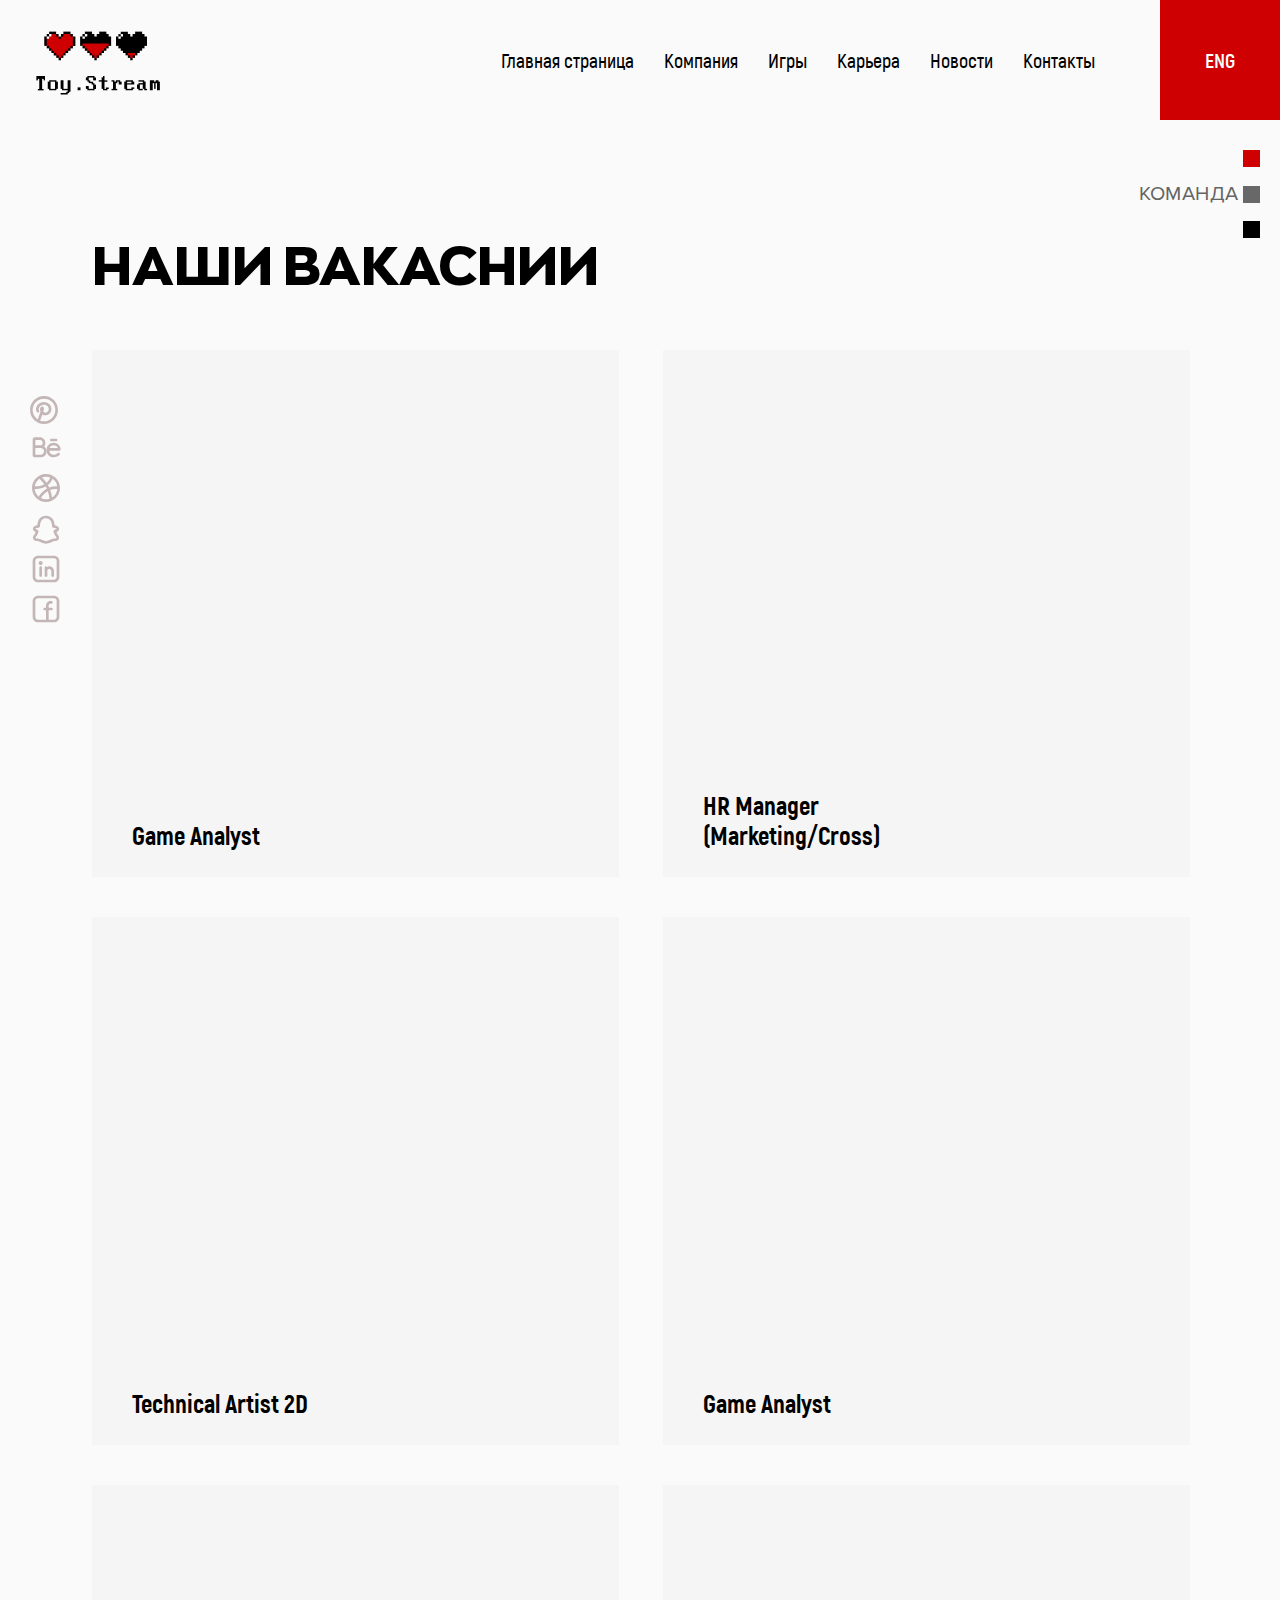
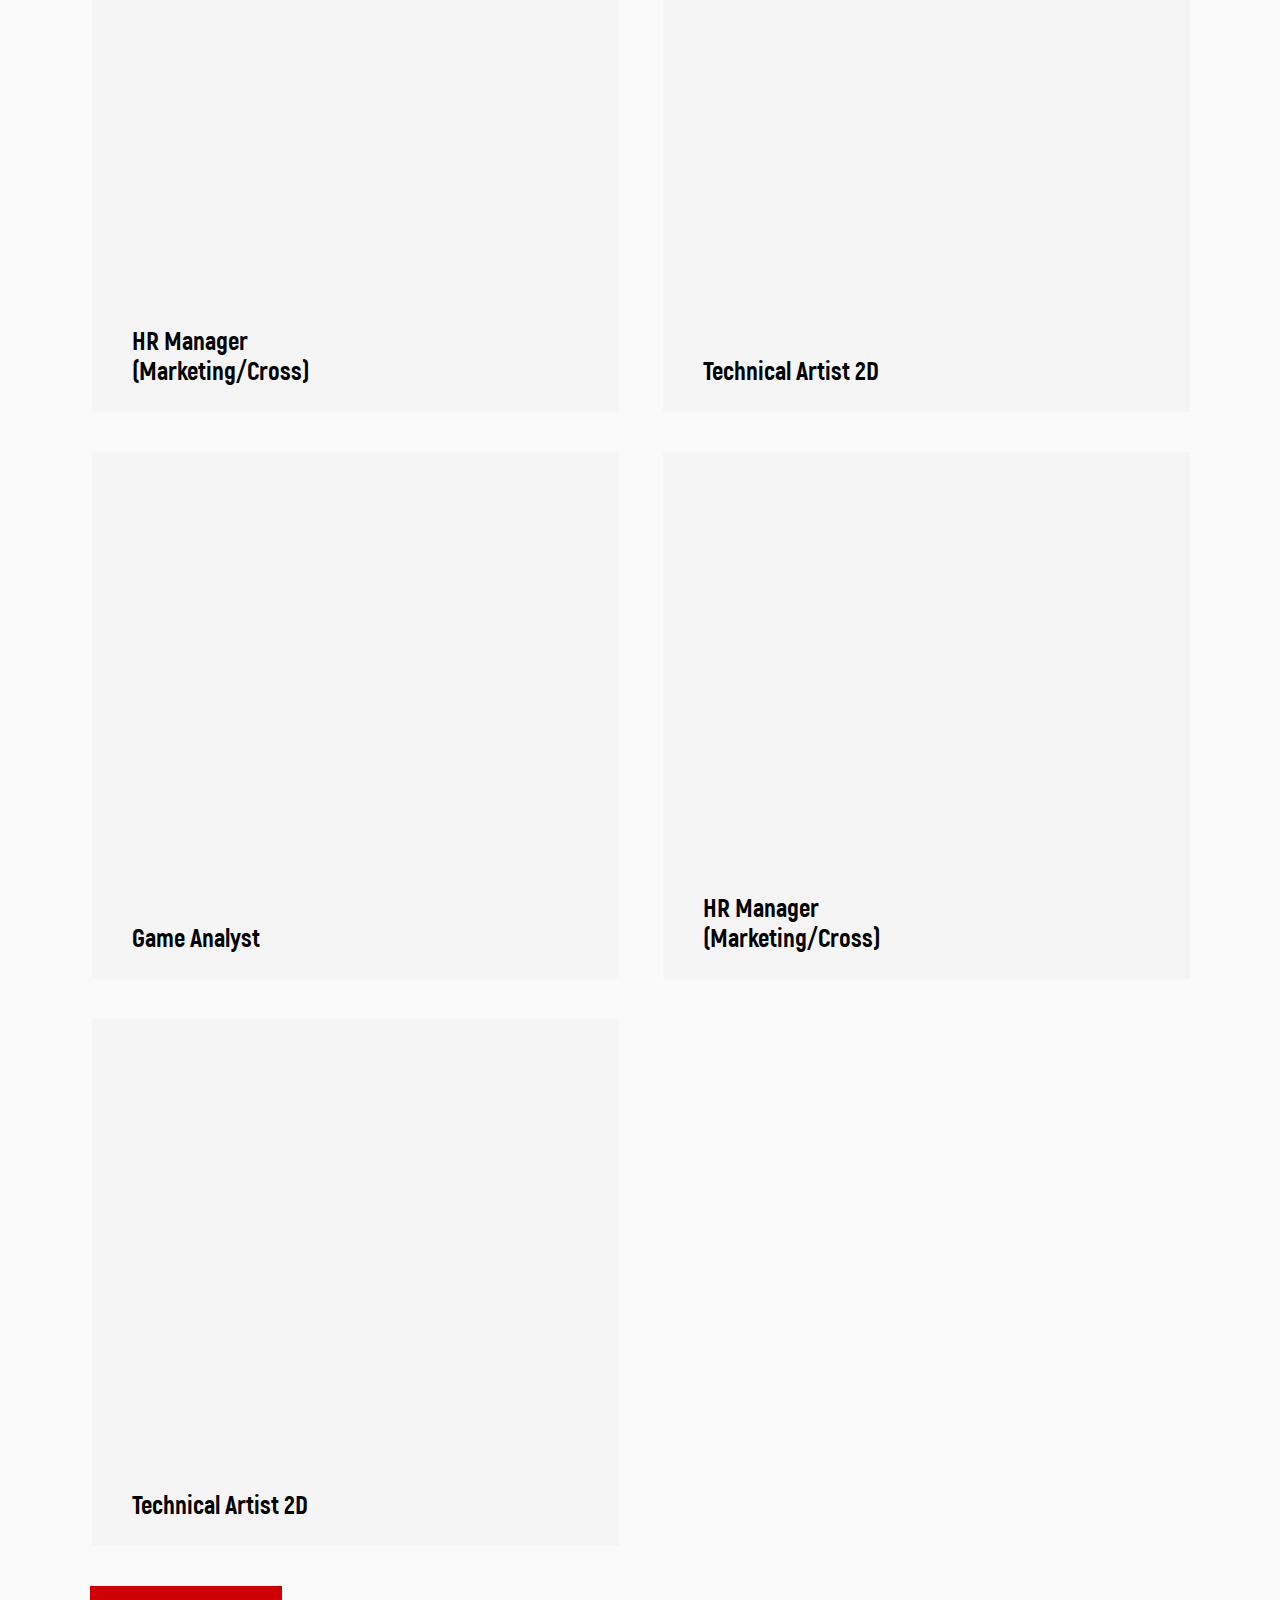
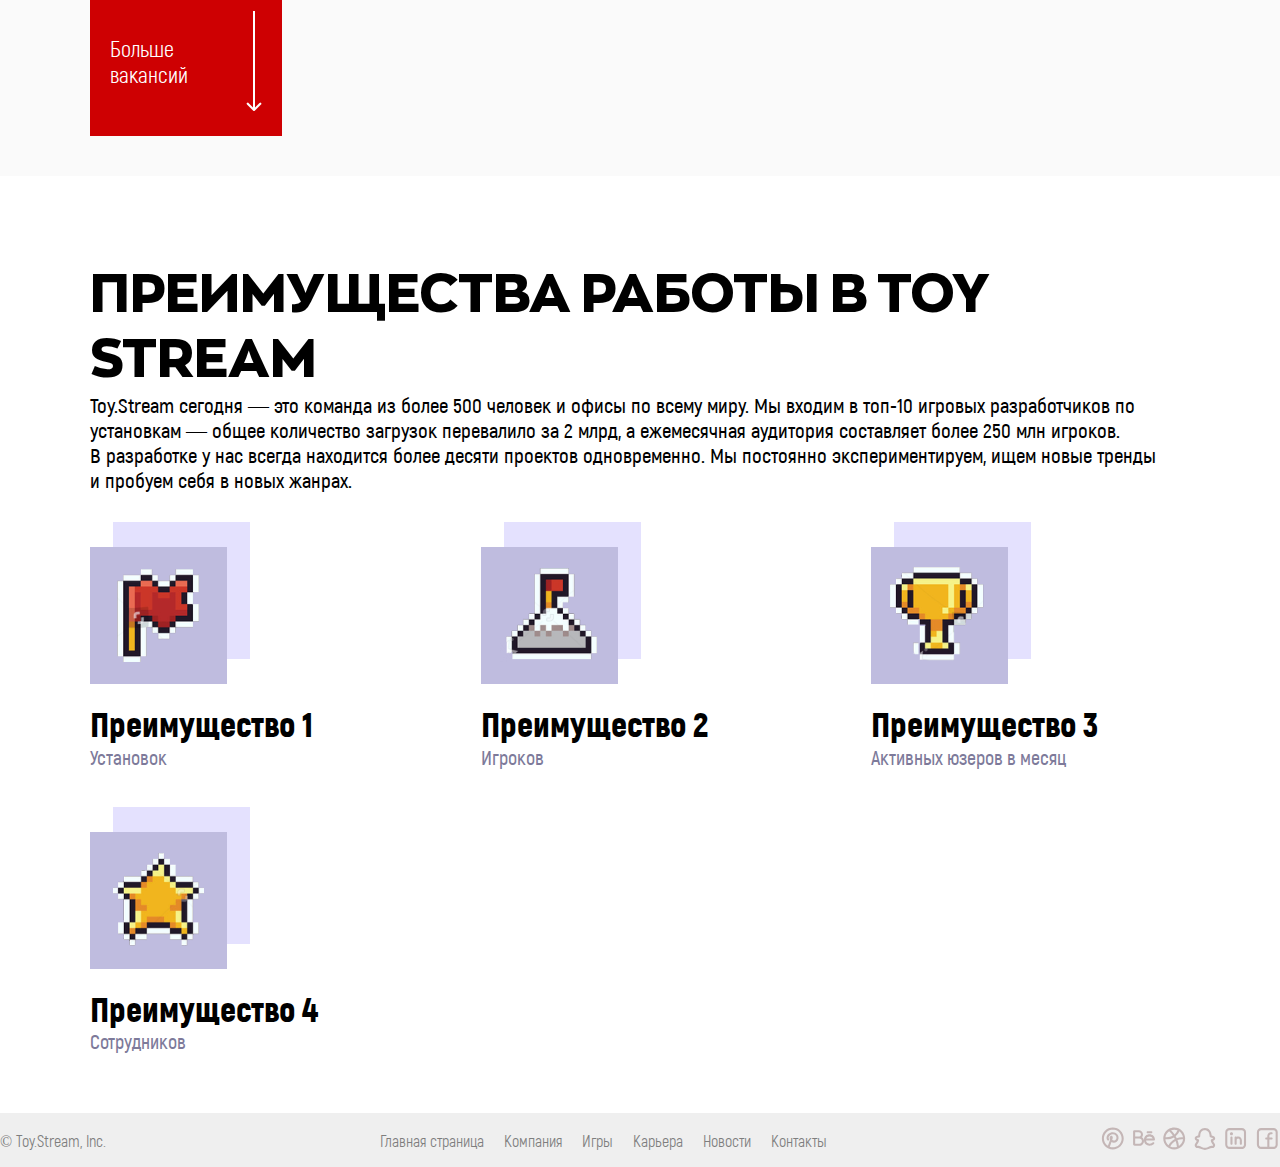
<file: vacancy.html>
<!DOCTYPE html>
<html lang="ru">
<head>
	<meta charset="UTF-8">
	<meta name="viewport" content="width=device-width, initial-scale=1.0">
	<title>Вакансии</title>
	<link rel="stylesheet" href="style.css">
</head>
<body>
		<header class="header">
		<div class="header__container-vacancy container">
			<div class="header__top">
			<div class="header__logo">
                 <img src="images/logo.png" alt="лого" class="header__logo-img">
			</div>
			<nav class="header__menu">
			<ul class="header__list">
				<li class="header__item">
				    <a href="index.html" class="header__link">Главная страница</a>
				</li>
				<li class="header__item">
				    <a href="team.html" class="header__link">Компания</a>
				</li>
				<li class="header__item">
				    <a href="games.html" class="header__link">Игры</a>
				</li>
				<li class="header__item">
				    <a href="career.html" class="header__link">Карьера</a>
				</li>
				<li class="header__item">
				    <a href="news.html" class="header__link">Новости</a>
				</li>
				<li class="header__item">
				    <a href="contacts.html" class="header__link">Контакты</a>
				</li>
				<li class="header__item btn">
					<button class="header__button">Eng</button>
				</li>
			</ul>
		</nav>
		<div class="header__burger">
			<span></span>
		</div>
	</div>
    <input type="checkbox" id="load"/>
	<div class="header__vacancy vacancy  basic">		

				<ul class="vacancy__icons icons">
					<li class="vacancy__icon icon">
						<a href="#" class="vacancy__icon-link icon-link">
						
							<svg xmlns="http://www.w3.org/2000/svg" width="28" height="28" viewBox="0 0 28 28" fill="none">
<path fill-rule="evenodd" clip-rule="evenodd" d="M2.66667 14C2.66748 11.5887 3.43734 9.2405 4.86435 7.29678C6.29135 5.35305 8.3011 3.91513 10.6014 3.19205C12.9018 2.46896 15.3728 2.49841 17.6552 3.2761C19.9377 4.05379 21.9126 5.5392 23.2929 7.51637C24.6732 9.49355 25.3869 11.8594 25.3302 14.2701C25.2736 16.6807 24.4495 19.0104 22.9779 20.9206C21.5063 22.8308 19.4637 24.2218 17.1473 24.8914C14.8308 25.561 12.3612 25.4743 10.0973 24.644C10.8666 22.5821 11.6128 20.5118 12.336 18.4333C13.1013 18.98 14.0893 19.3333 15.3333 19.3333C17.9133 19.3333 20.6333 17.6333 21.3067 14.2613C22.156 10.028 18.7653 6 14 6C11.996 6 10.0253 6.80533 8.55067 8.08267C7.07333 9.364 6 11.2093 6 13.3333C6 14.3667 6.312 15.5173 7.05467 16.2747C7.30634 16.5224 7.64525 16.6613 7.99839 16.6616C8.35153 16.6618 8.69064 16.5234 8.94267 16.276C9.18775 16.0311 9.32787 15.7004 9.33334 15.3539C9.33882 15.0075 9.20922 14.6725 8.972 14.42C7.924 13.1133 9.30533 10.9587 10.2973 10.0987C11.328 9.20533 12.6893 8.66667 14 8.66667C17.236 8.66667 19.1787 11.3053 18.6933 13.7387C18.288 15.7573 16.752 16.6667 15.3333 16.6667C14.2427 16.6667 13.656 16.2067 13.28 15.6107C13.4853 14.9653 13.66 14.3787 13.7853 13.9013C14.0413 12.9187 14.196 11.7333 13.312 10.996C12.6547 10.4493 11.8787 10.5693 11.404 10.808C10.52 11.248 10 12.28 10 13.3333C10 13.9213 10.092 14.8333 10.4227 15.776C9.56227 18.3421 8.65634 20.8927 7.70533 23.4267C6.15419 22.3918 4.88264 20.9898 4.00363 19.3453C3.12463 17.7008 2.66537 15.8647 2.66667 14ZM14 0C6.268 0 0 6.268 0 14C0 21.732 6.268 28 14 28C21.732 28 28 21.732 28 14C28 6.268 21.732 0 14 0Z"/>
</svg>
						</a>
						</li>
					<li class="vacancy__icon icon">	
					<a href="#" class="vacancy__icon-link icon-link">
						<svg xmlns="http://www.w3.org/2000/svg" width="32" height="32" viewBox="0 0 32 32" fill="none">
  <path fill-rule="evenodd" clip-rule="evenodd" d="M15.3332 11.3333C15.3332 12.528 14.8838 13.6186 14.1452 14.444C15.182 15.1814 15.9575 16.2294 16.3597 17.4364C16.762 18.6435 16.7701 19.9472 16.3829 21.1591C15.9957 22.3711 15.2333 23.4286 14.2058 24.179C13.1783 24.9293 11.9388 25.3335 10.6665 25.3333H4.6665C4.13607 25.3333 3.62736 25.1226 3.25229 24.7475C2.87722 24.3725 2.6665 23.8637 2.6665 23.3333V7.33331C2.6665 6.80288 2.87722 6.29417 3.25229 5.9191C3.62736 5.54403 4.13607 5.33331 4.6665 5.33331H9.99984C11.4143 5.33331 12.7709 5.89522 13.7711 6.89541C14.7713 7.8956 15.3332 9.25216 15.3332 10.6666V11.3333ZM5.33317 13.3333V7.99998H9.99984C10.7071 7.99998 11.3854 8.28093 11.8855 8.78103C12.3856 9.28113 12.6665 9.9594 12.6665 10.6666V11.3333C12.6665 11.8637 12.4558 12.3725 12.0807 12.7475C11.7056 13.1226 11.1969 13.3333 10.6665 13.3333H5.33317ZM5.33317 16H10.6665C11.5506 16 12.3984 16.3512 13.0235 16.9763C13.6486 17.6014 13.9998 18.4493 13.9998 19.3333C13.9998 20.2174 13.6486 21.0652 13.0235 21.6903C12.3984 22.3155 11.5506 22.6666 10.6665 22.6666H5.33317V16Z"/>
  <path d="M20 8.00002C20 7.6464 20.1405 7.30726 20.3905 7.05721C20.6406 6.80716 20.9797 6.66669 21.3333 6.66669H26C26.3536 6.66669 26.6928 6.80716 26.9428 7.05721C27.1929 7.30726 27.3333 7.6464 27.3333 8.00002C27.3333 8.35364 27.1929 8.69278 26.9428 8.94283C26.6928 9.19288 26.3536 9.33335 26 9.33335H21.3333C20.9797 9.33335 20.6406 9.19288 20.3905 8.94283C20.1405 8.69278 20 8.35364 20 8.00002Z"/>
  <path fill-rule="evenodd" clip-rule="evenodd" d="M23.6665 10.6666C19.8785 10.6666 16.6665 13.576 16.6665 17.3333V18.6666C16.6665 22.424 19.8785 25.3333 23.6665 25.3333C25.6865 25.3333 27.1492 24.752 28.1292 24.12C28.7185 23.7413 29.1812 23.28 29.6265 22.7493C29.8203 22.4583 29.892 22.1028 29.8262 21.7594C29.7604 21.4161 29.5624 21.1123 29.2748 20.9135C28.9872 20.7147 28.633 20.6368 28.2886 20.6967C27.9441 20.7565 27.6369 20.9492 27.4332 21.2333C27.2216 21.4881 26.9693 21.7062 26.6865 21.8786C26.1118 22.248 25.1452 22.6666 23.6665 22.6666C21.1958 22.6666 19.3332 20.8 19.3332 18.6666H29.3332C29.6868 18.6666 30.0259 18.5261 30.276 18.2761C30.526 18.0261 30.6665 17.6869 30.6665 17.3333C30.6665 13.576 27.4545 10.6666 23.6665 10.6666ZM27.7505 16C27.1638 14.4786 25.6012 13.3333 23.6665 13.3333C21.7318 13.3333 20.1692 14.4786 19.5825 16H27.7505Z"/>
</svg>
					</a>
					</li>
					<li class="vacancy__icon icon">
					<a href="#" class="vacancy__icon-link icon-link">
						<svg xmlns="http://www.w3.org/2000/svg" width="32" height="32" viewBox="0 0 32 32" fill="none">
  <path fill-rule="evenodd" clip-rule="evenodd" d="M4.79467 14.2906C8.25067 14.5773 11.56 13.884 14.3 12.3173C12.9215 10.2697 11.3064 8.39186 9.488 6.72262C8.23517 7.60177 7.17341 8.72558 6.36678 10.0263C5.56015 11.327 5.02535 12.7776 4.79467 14.2906ZM8.92533 3.91729C6.81662 5.15139 5.06778 6.91612 3.8528 9.03591C2.63781 11.1557 1.99903 13.5567 2 16C2 23.732 8.268 30 16 30C23.732 30 30 23.732 30 16C30 8.26796 23.732 1.99996 16 1.99996C13.5131 1.99593 11.0704 2.65748 8.92533 3.91596V3.91729ZM11.9733 5.40129C13.6545 7.03458 15.1638 8.836 16.4773 10.7773C18.1401 9.34269 19.4303 7.52637 20.2373 5.48396C18.8905 4.94187 17.4518 4.66436 16 4.66662C14.6246 4.66509 13.2605 4.91451 11.9747 5.40262L11.9733 5.40129ZM22.588 6.77729C21.5677 9.22706 19.9588 11.3873 17.904 13.0666C18.368 13.8786 18.7987 14.7093 19.1947 15.556C21.7053 14.5786 24.4213 14.128 27.2147 14.3586C26.9939 12.8488 26.4704 11.3991 25.6756 10.0966C24.8808 8.79405 23.831 7.66549 22.5893 6.77862L22.588 6.77729ZM27.2853 17.0413C24.856 16.7933 22.4587 17.1613 20.2293 18.016C21.1509 20.4526 21.7615 22.9958 22.0467 25.5853C23.5164 24.6581 24.7531 23.4053 25.6613 21.9238C26.5694 20.4423 27.1246 18.7717 27.284 17.0413H27.2853ZM19.4773 26.788C19.2811 24.1826 18.7206 21.6176 17.812 19.168C14.988 20.7906 12.564 23.216 10.88 26.1133C12.4667 26.9178 14.221 27.3359 16 27.3333C17.2133 27.3333 18.3827 27.1426 19.4787 26.7893L19.4773 26.788ZM8.65733 24.6333C10.6093 21.3346 13.444 18.5373 16.78 16.688C16.446 15.974 16.0858 15.2726 15.7 14.5853C12.4813 16.4413 8.63333 17.2573 4.70533 16.9573C4.9559 19.9379 6.37687 22.6978 8.65733 24.6333Z"/>
</svg>
						
					</a>
					</li>
					<li class="vacancy__icon icon">
					<a href="#" class="vacancy__icon-link icon-link">
						<svg xmlns="http://www.w3.org/2000/svg" width="32" height="32" viewBox="0 0 32 32" fill="none">
  <path fill-rule="evenodd" clip-rule="evenodd" d="M9.66449 5.42669C11.2405 3.55469 13.4725 2.66669 16.0005 2.66669C18.5872 2.66669 20.8058 3.71202 22.3525 5.61735C23.7258 7.31069 24.5032 9.59602 24.6445 12.2534L24.7672 12.272L24.7938 12.276C25.0205 12.308 25.2912 12.348 25.5725 12.4027C26.6138 12.604 28.3912 13.1134 29.0032 15.0214C29.3098 15.98 29.1565 16.868 28.6192 17.572C28.1565 18.1787 27.4952 18.5294 27.0218 18.7414C26.7872 18.848 26.5525 18.9387 26.3552 19.0147C26.8165 20.2627 27.6192 21.5467 28.5072 22.7094C29.3432 23.8054 29.1218 25.1934 28.6898 26.0987C28.2565 27.0054 27.3205 28.0414 25.9578 28.1C25.1872 28.1334 24.3778 28.2134 23.5725 28.36C23.2085 28.4267 22.7792 28.572 22.2458 28.792C21.9272 28.9227 21.6352 29.0534 21.3205 29.1934C21.0698 29.3054 20.8058 29.4227 20.5005 29.5534C19.2472 30.092 17.7072 30.6667 16.0005 30.6667C14.2938 30.6667 12.7538 30.092 11.5005 29.5534C11.1952 29.4227 10.9298 29.3054 10.6805 29.1934C10.3739 29.0553 10.0655 28.9215 9.75515 28.792C9.22182 28.572 8.79249 28.4254 8.42849 28.3587C7.62315 28.212 6.81382 28.1334 6.04182 28.1C4.68049 28.0414 3.74315 27.0054 3.31115 26.0987C2.87915 25.1934 2.65782 23.8054 3.49382 22.7094C4.38715 21.5387 5.19382 20.2454 5.65382 18.9894C5.45197 18.91 5.25234 18.825 5.05515 18.7347C4.59382 18.5187 3.96715 18.1734 3.50449 17.5947C2.98849 16.9467 2.76049 16.1107 2.96315 15.1534C3.39515 13.104 5.32315 12.5934 6.34182 12.4014C6.63115 12.348 6.91249 12.308 7.14849 12.2747L7.19515 12.268L7.35515 12.2454C7.48715 9.41202 8.25915 7.09469 9.66449 5.42669ZM11.7045 7.14402C10.6872 8.35069 10.0005 10.2907 10.0005 13.144V13.2827L9.97115 13.42C9.82315 14.1187 9.28582 14.4454 9.01915 14.5707C8.73915 14.7027 8.43649 14.768 8.22315 14.808C8.01515 14.8467 7.78315 14.8787 7.57649 14.9067L7.51515 14.916C7.28723 14.9462 7.06006 14.9817 6.83382 15.0227C5.81382 15.2134 5.62049 15.4667 5.57115 15.7027C5.53649 15.872 5.56715 15.9067 5.58449 15.9254L5.58982 15.9307C5.66049 16.02 5.83115 16.1534 6.18582 16.3187C6.35115 16.396 6.52582 16.4667 6.71915 16.5454L6.76715 16.564C6.93649 16.6307 7.13782 16.712 7.31515 16.796C7.48982 16.876 7.78182 17.0227 8.02982 17.26C8.31782 17.536 8.66582 18.0747 8.49649 18.7854C8.01115 20.8267 6.78582 22.792 5.61515 24.3254C5.59734 24.3702 5.59004 24.4186 5.59382 24.4667C5.59382 24.5934 5.62982 24.7667 5.71649 24.9494C5.80449 25.132 5.91649 25.272 6.02049 25.356C6.10582 25.4254 6.15382 25.436 6.15915 25.436C7.02715 25.4734 7.95915 25.564 8.90582 25.736C9.54982 25.8534 10.1858 26.0854 10.7725 26.328C11.0965 26.4614 11.4685 26.6267 11.8298 26.7867C12.0818 26.8987 12.3285 27.008 12.5498 27.1027C13.7485 27.616 14.8672 28 16.0005 28C17.1338 28 18.2538 27.616 19.4512 27.1027C19.6725 27.008 19.9192 26.8974 20.1712 26.7867C20.5312 26.6267 20.9045 26.4614 21.2272 26.328C21.8138 26.0854 22.4498 25.8534 23.0938 25.736C24.0405 25.5627 24.9738 25.4734 25.8405 25.436C25.8485 25.436 25.8952 25.4254 25.9805 25.356C26.1094 25.2435 26.213 25.1049 26.2845 24.9494C26.3593 24.799 26.4011 24.6345 26.4072 24.4667C26.4072 24.3427 26.3765 24.3134 26.3872 24.328C25.2165 22.7947 23.9898 20.828 23.5032 18.7854C23.3232 18.0254 23.7352 17.4787 24.0192 17.2254C24.2725 17.0014 24.5685 16.8614 24.7485 16.7827C24.9285 16.7027 25.1312 16.6267 25.3045 16.5614L25.3685 16.536C25.5725 16.46 25.7552 16.3894 25.9272 16.3107C26.2872 16.1494 26.4405 16.0254 26.4925 15.9627C26.4878 15.9196 26.4784 15.8771 26.4645 15.836C26.3432 15.4574 26.0005 15.2014 25.0645 15.02C24.8525 14.98 24.6378 14.948 24.4112 14.9134L24.3605 14.9067C24.1495 14.878 23.9392 14.8442 23.7298 14.8054C23.4582 14.7578 23.1942 14.6744 22.9445 14.5574C22.6645 14.4187 22.1712 14.0867 22.0298 13.42L22.0005 13.2827V13.1427C22.0005 10.5427 21.3245 8.58269 20.2818 7.29869C19.2618 6.04002 17.8152 5.33335 16.0005 5.33335C14.1272 5.33335 12.6938 5.96802 11.7032 7.14402H11.7045Z"/>
</svg>
					</a>
					</li>
					<li class="vacancy__icon icon">
					<a href="#" class="vacancy__icon-link icon-link">
						<svg xmlns="http://www.w3.org/2000/svg" width="32" height="32" viewBox="0 0 32 32" fill="none">
  <path fill-rule="evenodd" clip-rule="evenodd" d="M8.00033 2.66669C6.58584 2.66669 5.22928 3.22859 4.22909 4.22878C3.2289 5.22898 2.66699 6.58553 2.66699 8.00002V24C2.66699 25.4145 3.2289 26.7711 4.22909 27.7713C5.22928 28.7715 6.58584 29.3334 8.00033 29.3334H24.0003C25.4148 29.3334 26.7714 28.7715 27.7716 27.7713C28.7718 26.7711 29.3337 25.4145 29.3337 24V8.00002C29.3337 6.58553 28.7718 5.22898 27.7716 4.22878C26.7714 3.22859 25.4148 2.66669 24.0003 2.66669H8.00033ZM5.33366 8.00002C5.33366 7.29278 5.61461 6.6145 6.11471 6.1144C6.6148 5.61431 7.29308 5.33335 8.00033 5.33335H24.0003C24.7076 5.33335 25.3858 5.61431 25.8859 6.1144C26.386 6.6145 26.667 7.29278 26.667 8.00002V24C26.667 24.7073 26.386 25.3855 25.8859 25.8856C25.3858 26.3857 24.7076 26.6667 24.0003 26.6667H8.00033C7.29308 26.6667 6.6148 26.3857 6.11471 25.8856C5.61461 25.3855 5.33366 24.7073 5.33366 24V8.00002ZM12.0003 14.6667C12.0003 14.3131 11.8598 13.9739 11.6098 13.7239C11.3598 13.4738 11.0206 13.3334 10.667 13.3334C10.3134 13.3334 9.97423 13.4738 9.72418 13.7239C9.47413 13.9739 9.33366 14.3131 9.33366 14.6667V22.6667C9.33366 23.0203 9.47413 23.3594 9.72418 23.6095C9.97423 23.8595 10.3134 24 10.667 24C11.0206 24 11.3598 23.8595 11.6098 23.6095C11.8598 23.3594 12.0003 23.0203 12.0003 22.6667V14.6667ZM12.667 10C12.667 10.5305 12.4563 11.0392 12.0812 11.4142C11.7061 11.7893 11.1974 12 10.667 12C10.1366 12 9.62785 11.7893 9.25278 11.4142C8.87771 11.0392 8.66699 10.5305 8.66699 10C8.66699 9.46959 8.87771 8.96088 9.25278 8.58581C9.62785 8.21073 10.1366 8.00002 10.667 8.00002C11.1974 8.00002 11.7061 8.21073 12.0812 8.58581C12.4563 8.96088 12.667 9.46959 12.667 10ZM16.0003 13.3334C16.4537 13.3334 16.8537 13.56 17.0937 13.904C17.7809 13.5295 18.551 13.3333 19.3337 13.3334C22.2137 13.3334 24.0003 15.9014 24.0003 18.0947V22.6667C24.0003 23.0203 23.8598 23.3594 23.6098 23.6095C23.3598 23.8595 23.0206 24 22.667 24C22.3134 24 21.9742 23.8595 21.7242 23.6095C21.4741 23.3594 21.3337 23.0203 21.3337 22.6667V18.0934C21.3337 17.0694 20.4537 15.9987 19.3337 15.9987C18.635 15.9987 17.863 16.3787 17.3337 17.2827V22.6667C17.3337 23.0203 17.1932 23.3594 16.9431 23.6095C16.6931 23.8595 16.3539 24 16.0003 24C15.6467 24 15.3076 23.8595 15.0575 23.6095C14.8075 23.3594 14.667 23.0203 14.667 22.6667V14.6667C14.667 14.3131 14.8075 13.9739 15.0575 13.7239C15.3076 13.4738 15.6467 13.3334 16.0003 13.3334Z"/>
</svg>
					</a>
					</li>
					<li class="vacancy__icon icon">
					<a href="#" class="vacancy__icon-link icon-link">
						<svg xmlns="http://www.w3.org/2000/svg" width="32" height="32" viewBox="0 0 32 32" fill="none">
  <path fill-rule="evenodd" clip-rule="evenodd" d="M2.66699 8.00002C2.66699 6.58553 3.2289 5.22898 4.22909 4.22878C5.22928 3.22859 6.58584 2.66669 8.00033 2.66669H24.0003C25.4148 2.66669 26.7714 3.22859 27.7716 4.22878C28.7718 5.22898 29.3337 6.58553 29.3337 8.00002V24C29.3337 25.4145 28.7718 26.7711 27.7716 27.7713C26.7714 28.7715 25.4148 29.3334 24.0003 29.3334H8.00033C6.58584 29.3334 5.22928 28.7715 4.22909 27.7713C3.2289 26.7711 2.66699 25.4145 2.66699 24V8.00002ZM8.00033 5.33335C7.29308 5.33335 6.6148 5.61431 6.11471 6.1144C5.61461 6.6145 5.33366 7.29278 5.33366 8.00002V24C5.33366 24.7073 5.61461 25.3855 6.11471 25.8856C6.6148 26.3857 7.29308 26.6667 8.00033 26.6667H16.0003V17.3334H14.667C14.3134 17.3334 13.9742 17.1929 13.7242 16.9428C13.4741 16.6928 13.3337 16.3536 13.3337 16C13.3337 15.6464 13.4741 15.3073 13.7242 15.0572C13.9742 14.8072 14.3134 14.6667 14.667 14.6667H16.0003V12.6667C16.0003 11.429 16.492 10.242 17.3672 9.36686C18.2423 8.49169 19.4293 8.00002 20.667 8.00002H21.467C21.8206 8.00002 22.1597 8.1405 22.4098 8.39054C22.6598 8.64059 22.8003 8.97973 22.8003 9.33335C22.8003 9.68698 22.6598 10.0261 22.4098 10.2762C22.1597 10.5262 21.8206 10.6667 21.467 10.6667H20.667C20.4043 10.6667 20.1443 10.7184 19.9016 10.8189C19.659 10.9194 19.4385 11.0668 19.2528 11.2525C19.0671 11.4382 18.9197 11.6587 18.8192 11.9013C18.7187 12.144 18.667 12.404 18.667 12.6667V14.6667H21.467C21.8206 14.6667 22.1597 14.8072 22.4098 15.0572C22.6598 15.3073 22.8003 15.6464 22.8003 16C22.8003 16.3536 22.6598 16.6928 22.4098 16.9428C22.1597 17.1929 21.8206 17.3334 21.467 17.3334H18.667V26.6667H24.0003C24.7076 26.6667 25.3858 26.3857 25.8859 25.8856C26.386 25.3855 26.667 24.7073 26.667 24V8.00002C26.667 7.29278 26.386 6.6145 25.8859 6.1144C25.3858 5.61431 24.7076 5.33335 24.0003 5.33335H8.00033Z"/>
</svg>
					</a>
				</li>
			</ul>

			<div class="vacancy__content">
				<h1 class="vacancy__title title">Наши вакаснии</h1>
				<input type="checkbox" id="load-more"/>
				<ul class="vacancy__wrapper">
					<li class="vacancy__item">
						<h3 class="vacancy__item-name">Game Analyst</h3>
						<a href="#" class="vacancy__link">
							<p>Подробнее</p>
							<img src="images/arrow.png">
						</a>
					</li>
					<li class="vacancy__item">
						<h3 class="vacancy__item-name">HR Manager
							<span>(Marketing/Cross)</span>
						</h3>
						<a href="#" class="vacancy__link">
							<p>Подробнее</p>
							<img src="images/arrow.png">
						</a>
					</li>
					<li class="vacancy__item">
						<h3 class="vacancy__item-name">Technical Artist 2D</h3>
						<a href="#" class="vacancy__link">
							<p>Подробнее</p>
							<img src="images/arrow.png">
						</a>
					</li>
					<li class="vacancy__item">
						<h3 class="vacancy__item-name">Game Analyst</h3>
						<a href="#" class="vacancy__link">
							<p>Подробнее</p>
							<img src="images/arrow.png">
						</a>
					</li>
					<li class="vacancy__item">
						<h3 class="vacancy__item-name">HR Manager
							<span>(Marketing/Cross)</span></h3>
						<a href="#" class="vacancy__link">
							<p>Подробнее</p>
							<img src="images/arrow.png">
						</a>
					</li>
					<li class="vacancy__item">
						<h3 class="vacancy__item-name">Technical Artist 2D</h3>
						<a href="#" class="vacancy__link">
							<p>Подробнее</p>
							<img src="images/arrow.png">
						</a>
					</li>
					<li class="vacancy__item">
						<h3 class="vacancy__item-name">Game Analyst</h3>
						<a href="#" class="vacancy__link">
							<p>Подробнее</p>
							<img src="images/arrow.png">
						</a>
					</li>
					<li class="vacancy__item">
						<h3 class="vacancy__item-name">HR Manager
							<span>(Marketing/Cross)</span></h3>
						<a href="#" class="vacancy__link">
							<p>Подробнее</p>
							<img src="images/arrow.png">
						</a>
					</li>
					<li class="vacancy__item">
						<h3 class="vacancy__item-name">Technical Artist 2D</h3>
						<a href="#" class="vacancy__link">
							<p>Подробнее</p>
							<img src="images/arrow.png">
						</a>
					</li>

					<li class="vacancy__item">
						<h3 class="vacancy__item-name">Technical Artist 2D</h3>
						<a href="#" class="vacancy__link">
							<p>Подробнее</p>
							<img src="images/arrow.png">
						</a>
					</li>
					<li class="vacancy__item">
						<h3 class="vacancy__item-name">Technical Artist 2D</h3>
						<a href="#" class="vacancy__link">
							<p>Подробнее</p>
							<img src="images/arrow.png">
						</a>
					</li>
					<li class="vacancy__item">
						<h3 class="vacancy__item-name">Technical Artist 2D</h3>
						<a href="#" class="vacancy__link">
							<p>Подробнее</p>
							<img src="images/arrow.png">
						</a>
					</li>
				</ul>
			</div>
            

            <div class="vacancy__links links">
			    <div class="vacancy__link-item1 link-item"></div>
			    <a href="team.html" class="vacancy__link-item2 link ">Команда<span class="link-item"></span></a>
			    <div class="vacancy__link-item3 link-item"></div>
		    </div>

		</div>
		 <label class="vacancy__load-more-btn load-more-btn" for="load">
             <p class="unloaded">Больше вакансий</p>
             <p class="loaded">Основные вакансии</p>
             <img src="images/arrow2.png" alt="Стрелка">
          </label>
	</div>
</header>
<section class="advantages">
	<div class="advantages__container container">
		<div class="advantages__wrapper">
			<div class="advantages__info">
			<h2 class="advantages__title title">Преимущества работы в Toy Stream</h2>
			<div class="advantages__text text">
				<p>Toy.Stream сегодня — это команда из более 500 человек и офисы по всему миру. Мы входим в топ-10 игровых разработчиков по установкам — общее количество загрузок перевалило за 2 млрд, а ежемесячная аудитория составляет более 250 млн игроков.</p>
				<p> В разработке у нас всегда находится более десяти проектов одновременно. Мы постоянно экспериментируем, ищем новые тренды и пробуем себя в новых жанрах.</p>
			</div>
		</div>
		<ul class="advantages__content">
			<li class="advantages__item">
				<div class="advantages__item-img">
					<img src="images/company1.png">
				</div>
				<h3 class="advantages__item-title">Преимущество 1</h3>
				<p class="advantages__item-text">Установок</p>
			</li>
			<li class="advantages__item">
				<div class="advantages__item-img">
					<img src="images/company2.png">
				</div>
				<h3 class="advantages__item-title">Преимущество 2</h3>
				<p class="advantages__item-text">Игроков</p>
			</li>
			<li class="advantages__item">
				<div class="advantages__item-img">
					<img src="images/company3.png">
				</div>
				<h3 class="advantages__item-title">Преимущество 3</h3>
				<p class="advantages__item-text">Активных юзеров в месяц</p>
			</li>
			<li class="advantages__item">
				<div class="advantages__item-img">
					<img src="images/company4.png">
				</div>
				<h3 class="advantages__item-title">Преимущество 4</h3>
				<p class="advantages__item-text">Сотрудников</p>
			</li>
		</ul>
		</div>
	</div>
	<button class="btn-up btn-up_hide">
		<img src="images/arrow-up.png">
		<p>Вверх</p>
	</button>
</section>


	<footer class="footer">
				<div class="footer__container container">
				<p class="footer__text">© Toy.Stream, Inc.</p>
				<ul class="footer__list">
				<li class="footer__item">
				    <a href="index.html" class="footer__link">Главная страница</a>
				</li>
				<li class="footer__item">
				    <a href="team.html" class="footer__link">Компания</a>
				</li>
				<li class="footer__item">
				    <a href="games.html" class="footer__link">Игры</a>
				</li>
				<li class="footer__item">
				    <a href="career.html" class="footer__link">Карьера</a>
				</li>
				<li class="footer__item">
				    <a href="news.html" class="footer__link">Новости</a>
				</li>
				<li class="footer__item">
				    <a href="contacts.html" class="footer__link">Контакты</a>
				</li>
			</ul>
					<ul class="footer__icons">
					<li class="footer__icon">
						<a href="#" class="footer__icon-link">
							<svg xmlns="http://www.w3.org/2000/svg" width="26" height="25" viewBox="0 0 26 25" fill="none">
  <path fill-rule="evenodd" clip-rule="evenodd" d="M3.93572 12.4961C3.93635 10.6129 4.53762 8.77892 5.65212 7.26085C6.76662 5.74279 8.33626 4.61976 10.1328 4.05503C11.9294 3.49029 13.8593 3.51329 15.6419 4.12067C17.4245 4.72806 18.9669 5.88817 20.045 7.43236C21.123 8.97655 21.6804 10.8243 21.6361 12.707C21.5919 14.5898 20.9483 16.4093 19.7989 17.9012C18.6496 19.393 17.0544 20.4794 15.2452 21.0024C13.436 21.5254 11.5072 21.4577 9.73913 20.8092C10.3399 19.1988 10.9227 17.5819 11.4875 15.9586C12.0853 16.3855 12.8569 16.6615 13.8285 16.6615C15.8435 16.6615 17.9678 15.3338 18.4937 12.7002C19.157 9.39396 16.5089 6.24806 12.7871 6.24806C11.222 6.24806 9.6829 6.87703 8.53117 7.87464C7.37736 8.87537 6.53908 10.3166 6.53908 11.9755C6.53908 12.7825 6.78275 13.6812 7.36278 14.2727C7.55934 14.4661 7.82403 14.5747 8.09984 14.5749C8.37564 14.5751 8.64049 14.4669 8.83732 14.2737C9.02873 14.0824 9.13817 13.8241 9.14245 13.5536C9.14672 13.283 9.0455 13.0214 8.86023 12.8242C8.04174 11.8036 9.12057 10.1208 9.89533 9.44915C10.7003 8.75145 11.7635 8.33075 12.7871 8.33075C15.3145 8.33075 16.8317 10.3916 16.4527 12.292C16.1361 13.8686 14.9365 14.5788 13.8285 14.5788C12.9767 14.5788 12.5185 14.2196 12.2248 13.7541C12.3852 13.2501 12.5216 12.7919 12.6195 12.4191C12.8194 11.6516 12.9402 10.7258 12.2498 10.15C11.7364 9.72303 11.1304 9.81675 10.7596 10.0031C10.0692 10.3468 9.66311 11.1528 9.66311 11.9755C9.66311 12.4347 9.73496 13.147 9.99322 13.8832C9.32124 15.8874 8.6137 17.8794 7.87096 19.8584C6.6595 19.0502 5.66641 17.9552 4.9799 16.6709C4.29339 15.3865 3.93471 13.9525 3.93572 12.4961ZM12.7871 1.56201C6.74839 1.56201 1.85303 6.45737 1.85303 12.4961C1.85303 18.5349 6.74839 23.4302 12.7871 23.4302C18.8259 23.4302 23.7213 18.5349 23.7213 12.4961C23.7213 6.45737 18.8259 1.56201 12.7871 1.56201Z"/>
</svg>
						</a>
						</li>
					<li class="footer__icon">	
					<a href="#" class="footer__icon-link">
						<svg xmlns="http://www.w3.org/2000/svg" width="25" height="25" viewBox="0 0 25 25" fill="none">
  <path fill-rule="evenodd" clip-rule="evenodd" d="M11.9777 8.85145C11.9777 9.7845 11.6268 10.6363 11.0499 11.2809C11.8596 11.8569 12.4653 12.6753 12.7795 13.618C13.0936 14.5608 13.1 15.579 12.7976 16.5255C12.4952 17.4721 11.8997 18.298 11.0972 18.884C10.2947 19.47 9.32672 19.7857 8.33303 19.7856H3.64698C3.2327 19.7856 2.8354 19.621 2.54247 19.3281C2.24953 19.0351 2.08496 18.6378 2.08496 18.2236V5.72742C2.08496 5.31315 2.24953 4.91584 2.54247 4.62291C2.8354 4.32997 3.2327 4.16541 3.64698 4.16541H7.81236C8.91708 4.16541 9.97656 4.60426 10.7577 5.38542C11.5389 6.16658 11.9777 7.22606 11.9777 8.33078V8.85145ZM4.16765 10.4135V6.24809H7.81236C8.36472 6.24809 8.89446 6.46752 9.28504 6.8581C9.67562 7.24868 9.89504 7.77842 9.89504 8.33078V8.85145C9.89504 9.26573 9.73047 9.66303 9.43754 9.95597C9.14461 10.2489 8.7473 10.4135 8.33303 10.4135H4.16765ZM4.16765 12.4962H8.33303C9.02348 12.4962 9.68566 12.7704 10.1739 13.2587C10.6621 13.7469 10.9364 14.4091 10.9364 15.0995C10.9364 15.79 10.6621 16.4521 10.1739 16.9404C9.68566 17.4286 9.02348 17.7029 8.33303 17.7029H4.16765V12.4962Z" fill="#C4B6B6"/>
  <path d="M15.6226 6.24801C15.6226 5.97183 15.7323 5.70696 15.9276 5.51167C16.1229 5.31638 16.3877 5.20667 16.6639 5.20667H20.3086C20.5848 5.20667 20.8497 5.31638 21.0449 5.51167C21.2402 5.70696 21.35 5.97183 21.35 6.24801C21.35 6.52419 21.2402 6.78906 21.0449 6.98435C20.8497 7.17964 20.5848 7.28935 20.3086 7.28935H16.6639C16.3877 7.28935 16.1229 7.17964 15.9276 6.98435C15.7323 6.78906 15.6226 6.52419 15.6226 6.24801Z" fill="#C4B6B6"/>
  <path fill-rule="evenodd" clip-rule="evenodd" d="M18.4861 8.33081C15.5276 8.33081 13.019 10.603 13.019 13.5375V14.5789C13.019 17.5134 15.5276 19.7856 18.4861 19.7856C20.0637 19.7856 21.2061 19.3316 21.9715 18.838C22.4318 18.5422 22.7931 18.1819 23.1409 17.7675C23.2922 17.5402 23.3482 17.2626 23.2969 16.9944C23.2455 16.7262 23.0908 16.489 22.8662 16.3337C22.6416 16.1785 22.365 16.1176 22.096 16.1644C21.8269 16.2111 21.587 16.3616 21.4279 16.5835C21.2626 16.7825 21.0656 16.9528 20.8447 17.0875C20.3959 17.3759 19.641 17.7029 18.4861 17.7029C16.5565 17.7029 15.1017 16.245 15.1017 14.5789H22.9118C23.188 14.5789 23.4529 14.4692 23.6482 14.2739C23.8434 14.0786 23.9532 13.8137 23.9532 13.5375C23.9532 10.603 21.4446 8.33081 18.4861 8.33081ZM21.6757 12.4962C21.2175 11.308 19.9971 10.4135 18.4861 10.4135C16.9751 10.4135 15.7547 11.308 15.2965 12.4962H21.6757Z"/>
</svg>
					</a>
					</li>
					<li class="footer__icon">
					<a href="#" class="footer__icon-link">
						<svg xmlns="http://www.w3.org/2000/svg" width="26" height="25" viewBox="0 0 26 25" fill="none">
  <path fill-rule="evenodd" clip-rule="evenodd" d="M4.45903 11.1611C7.15819 11.385 9.74281 10.8435 11.8828 9.61995C10.8062 8.02078 9.54471 6.55415 8.12456 5.25047C7.14609 5.93708 6.31685 6.81479 5.68686 7.83065C5.05687 8.8465 4.63919 9.97945 4.45903 11.1611ZM7.68511 3.05948C6.03819 4.02332 4.67233 5.40159 3.72342 7.05716C2.7745 8.71273 2.27561 10.5879 2.27637 12.4961C2.27637 18.5349 7.17173 23.4303 13.2105 23.4303C19.2492 23.4303 24.1446 18.5349 24.1446 12.4961C24.1446 6.45738 19.2492 1.56203 13.2105 1.56203C11.2682 1.55888 9.36039 2.07556 7.68511 3.05844V3.05948ZM10.0656 4.21849C11.3787 5.4941 12.5574 6.90103 13.5833 8.41719C14.8819 7.29676 15.8895 5.8782 16.5199 4.28306C15.468 3.85968 14.3444 3.64295 13.2105 3.64471C12.1363 3.64352 11.0709 3.83831 10.0667 4.21954L10.0656 4.21849ZM18.3558 5.29316C17.5589 7.20645 16.3024 8.89363 14.6975 10.2052C15.0599 10.8394 15.3963 11.4881 15.7055 12.1494C17.6664 11.3861 19.7876 11.0341 21.9692 11.2142C21.7968 10.0351 21.3879 8.90285 20.7672 7.88556C20.1464 6.86827 19.3266 5.98685 18.3568 5.2942L18.3558 5.29316ZM22.0244 13.3094C20.1271 13.1157 18.2548 13.4032 16.5136 14.0707C17.2334 15.9737 17.7102 17.96 17.933 19.9824C19.0808 19.2582 20.0467 18.2798 20.756 17.1227C21.4653 15.9656 21.8989 14.6609 22.0234 13.3094H22.0244ZM15.9263 20.9217C15.7731 18.8869 15.3353 16.8836 14.6257 14.9704C12.4201 16.2377 10.5269 18.1319 9.21172 20.3947C10.4509 21.0231 11.8211 21.3496 13.2105 21.3476C14.1581 21.3476 15.0714 21.1987 15.9274 20.9227L15.9263 20.9217ZM7.4758 19.2388C9.00033 16.6626 11.2142 14.4778 13.8197 13.0335C13.5588 12.4759 13.2775 11.9281 12.9762 11.3913C10.4624 12.8408 7.45706 13.4781 4.38926 13.2438C4.58495 15.5717 5.69474 17.7272 7.4758 19.2388Z"/>
</svg>
						
					</a>
					</li>
					<li class="footer__icon">
					<a href="#" class="footer__icon-link">
						<svg xmlns="http://www.w3.org/2000/svg" width="26" height="25" viewBox="0 0 26 25" fill="none">
  <path fill-rule="evenodd" clip-rule="evenodd" d="M7.97333 4.23822C9.2042 2.77618 10.9474 2.08264 12.9218 2.08264C14.942 2.08264 16.6748 2.89906 17.8828 4.38714C18.9553 5.70964 19.5625 7.49451 19.6728 9.56991L19.7686 9.58449L19.7895 9.58761C19.9665 9.6126 20.1779 9.64384 20.3976 9.68654C21.2109 9.84378 22.599 10.2416 23.077 11.7317C23.3165 12.4805 23.1967 13.174 22.7771 13.7238C22.4157 14.1976 21.8992 14.4715 21.5296 14.6371C21.3463 14.7204 21.163 14.7912 21.0089 14.8506C21.3692 15.8253 21.9961 16.8281 22.6896 17.7361C23.3425 18.5921 23.1697 19.6762 22.8323 20.3832C22.4938 21.0913 21.7628 21.9005 20.6986 21.9463C20.0967 21.9723 19.4646 22.0348 18.8356 22.1493C18.5513 22.2014 18.216 22.3149 17.7995 22.4867C17.5506 22.5888 17.3225 22.6908 17.0768 22.8002C16.881 22.8877 16.6748 22.9793 16.4363 23.0814C15.4575 23.5021 14.2547 23.9509 12.9218 23.9509C11.5889 23.9509 10.3861 23.5021 9.40726 23.0814C9.1688 22.9793 8.96157 22.8877 8.76684 22.8002C8.52742 22.6923 8.2865 22.5878 8.04414 22.4867C7.62761 22.3149 7.29229 22.2004 7.00801 22.1483C6.37904 22.0338 5.74694 21.9723 5.144 21.9463C4.08079 21.9005 3.34872 21.0913 3.01133 20.3832C2.67393 19.6762 2.50107 18.5921 3.15399 17.7361C3.85169 16.8218 4.48171 15.8117 4.84097 14.8308C4.68333 14.7688 4.52741 14.7024 4.37341 14.6319C4.0131 14.4632 3.52367 14.1935 3.16232 13.7415C2.75932 13.2354 2.58125 12.5825 2.73954 11.8348C3.07693 10.2343 4.58272 9.83545 5.3783 9.6855C5.60428 9.64384 5.824 9.6126 6.00832 9.58657L6.04476 9.58136L6.16972 9.56366C6.27282 7.3508 6.87576 5.54095 7.97333 4.23822ZM9.56659 5.57948C8.77204 6.52189 8.23575 8.03705 8.23575 10.2655V10.3738L8.21284 10.4811C8.09725 11.0267 7.67759 11.2819 7.46932 11.3798C7.25064 11.4829 7.01426 11.5339 6.84764 11.5651C6.68519 11.5953 6.504 11.6203 6.34259 11.6422L6.29469 11.6495C6.11668 11.673 5.93925 11.7008 5.76256 11.7328C4.96593 11.8817 4.81494 12.0795 4.77641 12.2639C4.74933 12.3961 4.77328 12.4232 4.78682 12.4378L4.79099 12.4419C4.84618 12.5117 4.97947 12.6158 5.25647 12.745C5.38559 12.8054 5.52201 12.8606 5.673 12.922L5.71049 12.9366C5.84274 12.9886 5.99999 13.0522 6.13848 13.1178C6.2749 13.1802 6.50296 13.2948 6.69665 13.4802C6.92158 13.6957 7.19337 14.1164 7.06112 14.6715C6.68207 16.2658 5.72507 17.8007 4.81077 18.9982C4.79686 19.0333 4.79116 19.071 4.79411 19.1086C4.79411 19.2075 4.82223 19.3429 4.88991 19.4856C4.95864 19.6283 5.04611 19.7376 5.12734 19.8032C5.19399 19.8573 5.23147 19.8657 5.23564 19.8657C5.91355 19.8948 6.64145 19.9656 7.38081 20.1C7.88378 20.1916 8.3805 20.3728 8.83869 20.5623C9.09174 20.6665 9.38227 20.7956 9.66448 20.9206C9.86129 21.008 10.0539 21.0934 10.2268 21.1674C11.163 21.5683 12.0367 21.8682 12.9218 21.8682C13.8069 21.8682 14.6817 21.5683 15.6168 21.1674C15.7897 21.0934 15.9823 21.007 16.1791 20.9206C16.4603 20.7956 16.7519 20.6665 17.0039 20.5623C17.4621 20.3728 17.9588 20.1916 18.4618 20.1C19.2011 19.9646 19.93 19.8948 20.6069 19.8657C20.6132 19.8657 20.6496 19.8573 20.7163 19.8032C20.817 19.7153 20.8979 19.607 20.9537 19.4856C21.0121 19.3682 21.0448 19.2397 21.0495 19.1086C21.0495 19.0118 21.0255 18.9889 21.0339 19.0003C20.1196 17.8028 19.1615 16.2668 18.7814 14.6715C18.6409 14.0779 18.9626 13.6509 19.1844 13.4531C19.3823 13.2781 19.6135 13.1688 19.7541 13.1074C19.8946 13.0449 20.0529 12.9855 20.1883 12.9345L20.2383 12.9147C20.3976 12.8553 20.5403 12.8002 20.6746 12.7387C20.9558 12.6127 21.0755 12.5159 21.1161 12.4669C21.1125 12.4333 21.1051 12.4001 21.0943 12.368C20.9995 12.0723 20.7319 11.8723 20.0009 11.7307C19.8353 11.6995 19.6676 11.6745 19.4906 11.6474L19.451 11.6422C19.2862 11.6198 19.122 11.5934 18.9585 11.563C18.7464 11.5259 18.5401 11.4607 18.3451 11.3694C18.1264 11.2611 17.7411 11.0018 17.6308 10.4811L17.6079 10.3738V10.2645C17.6079 8.23386 17.0799 6.70309 16.2656 5.70027C15.4689 4.71724 14.3391 4.16533 12.9218 4.16533C11.4587 4.16533 10.3393 4.66101 9.56555 5.57948H9.56659Z"/>
</svg>
					</a>
					</li>
					<li class="footer__icon">
					<a href="#" class="footer__icon-link">
						<svg xmlns="http://www.w3.org/2000/svg" width="26" height="25" viewBox="0 0 26 25" fill="none">
  <path fill-rule="evenodd" clip-rule="evenodd" d="M6.3851 2.08264C5.28038 2.08264 4.2209 2.52149 3.43974 3.30265C2.65858 4.08381 2.21973 5.14329 2.21973 6.24802V18.7442C2.21973 19.8489 2.65858 20.9084 3.43974 21.6895C4.2209 22.4707 5.28038 22.9095 6.3851 22.9095H18.8812C19.986 22.9095 21.0454 22.4707 21.8266 21.6895C22.6078 20.9084 23.0466 19.8489 23.0466 18.7442V6.24802C23.0466 5.14329 22.6078 4.08381 21.8266 3.30265C21.0454 2.52149 19.986 2.08264 18.8812 2.08264H6.3851ZM4.30242 6.24802C4.30242 5.69566 4.52184 5.16592 4.91242 4.77534C5.303 4.38476 5.83274 4.16533 6.3851 4.16533H18.8812C19.4336 4.16533 19.9633 4.38476 20.3539 4.77534C20.7445 5.16592 20.9639 5.69566 20.9639 6.24802V18.7442C20.9639 19.2965 20.7445 19.8263 20.3539 20.2168C19.9633 20.6074 19.4336 20.8268 18.8812 20.8268H6.3851C5.83274 20.8268 5.303 20.6074 4.91242 20.2168C4.52184 19.8263 4.30242 19.2965 4.30242 18.7442V6.24802ZM9.50914 11.4547C9.50914 11.1786 9.39942 10.9137 9.20413 10.7184C9.00884 10.5231 8.74397 10.4134 8.46779 10.4134C8.19161 10.4134 7.92674 10.5231 7.73145 10.7184C7.53616 10.9137 7.42645 11.1786 7.42645 11.4547V17.7028C7.42645 17.979 7.53616 18.2439 7.73145 18.4391C7.92674 18.6344 8.19161 18.7442 8.46779 18.7442C8.74397 18.7442 9.00884 18.6344 9.20413 18.4391C9.39942 18.2439 9.50914 17.979 9.50914 17.7028V11.4547ZM10.0298 7.81004C10.0298 8.22431 9.86524 8.62161 9.5723 8.91455C9.27937 9.20748 8.88206 9.37205 8.46779 9.37205C8.05352 9.37205 7.65621 9.20748 7.36328 8.91455C7.07034 8.62161 6.90578 8.22431 6.90578 7.81004C6.90578 7.39576 7.07034 6.99846 7.36328 6.70552C7.65621 6.41259 8.05352 6.24802 8.46779 6.24802C8.88206 6.24802 9.27937 6.41259 9.5723 6.70552C9.86524 6.99846 10.0298 7.39576 10.0298 7.81004ZM12.6332 10.4134C12.9872 10.4134 13.2996 10.5904 13.4871 10.8591C14.0238 10.5666 14.6253 10.4133 15.2365 10.4134C17.4858 10.4134 18.8812 12.419 18.8812 14.132V17.7028C18.8812 17.979 18.7715 18.2439 18.5762 18.4391C18.3809 18.6344 18.1161 18.7442 17.8399 18.7442C17.5637 18.7442 17.2988 18.6344 17.1035 18.4391C16.9083 18.2439 16.7985 17.979 16.7985 17.7028V14.131C16.7985 13.3312 16.1113 12.495 15.2365 12.495C14.6909 12.495 14.0879 12.7918 13.6745 13.4979V17.7028C13.6745 17.979 13.5648 18.2439 13.3695 18.4391C13.1742 18.6344 12.9094 18.7442 12.6332 18.7442C12.357 18.7442 12.0921 18.6344 11.8968 18.4391C11.7015 18.2439 11.5918 17.979 11.5918 17.7028V11.4547C11.5918 11.1786 11.7015 10.9137 11.8968 10.7184C12.0921 10.5231 12.357 10.4134 12.6332 10.4134Z"/>
</svg>
					</a>
					</li>
					<li class="footer__icon">
					<a href="#" class="footer__icon-link">
						<svg xmlns="http://www.w3.org/2000/svg" width="26" height="25" viewBox="0 0 26 25" fill="none">
  <path fill-rule="evenodd" clip-rule="evenodd" d="M2.89062 6.24802C2.89062 5.14329 3.32948 4.08381 4.11064 3.30265C4.8918 2.52149 5.95128 2.08264 7.056 2.08264H19.5521C20.6569 2.08264 21.7163 2.52149 22.4975 3.30265C23.2787 4.08381 23.7175 5.14329 23.7175 6.24802V18.7442C23.7175 19.8489 23.2787 20.9084 22.4975 21.6895C21.7163 22.4707 20.6569 22.9095 19.5521 22.9095H7.056C5.95128 22.9095 4.8918 22.4707 4.11064 21.6895C3.32948 20.9084 2.89063 19.8489 2.89062 18.7442V6.24802ZM7.056 4.16533C6.50364 4.16533 5.9739 4.38476 5.58332 4.77534C5.19274 5.16592 4.97331 5.69566 4.97331 6.24802V18.7442C4.97331 19.2965 5.19274 19.8263 5.58332 20.2168C5.9739 20.6074 6.50364 20.8268 7.056 20.8268H13.3041V13.5374H12.2627C11.9865 13.5374 11.7217 13.4277 11.5264 13.2324C11.3311 13.0371 11.2214 12.7723 11.2214 12.4961C11.2214 12.2199 11.3311 11.955 11.5264 11.7597C11.7217 11.5645 11.9865 11.4547 12.2627 11.4547H13.3041V9.89272C13.3041 8.92609 13.6881 7.99904 14.3716 7.31553C15.0551 6.63201 15.9821 6.24802 16.9488 6.24802H17.5736C17.8498 6.24802 18.1146 6.35773 18.3099 6.55302C18.5052 6.74831 18.6149 7.01318 18.6149 7.28936C18.6149 7.56554 18.5052 7.83041 18.3099 8.0257C18.1146 8.22099 17.8498 8.33071 17.5736 8.33071H16.9488C16.7436 8.33071 16.5405 8.37111 16.351 8.44961C16.1615 8.52811 15.9893 8.64316 15.8443 8.78821C15.6992 8.93326 15.5842 9.10545 15.5057 9.29497C15.4272 9.48448 15.3868 9.6876 15.3868 9.89272V11.4547H17.5736C17.8498 11.4547 18.1146 11.5645 18.3099 11.7597C18.5052 11.955 18.6149 12.2199 18.6149 12.4961C18.6149 12.7723 18.5052 13.0371 18.3099 13.2324C18.1146 13.4277 17.8498 13.5374 17.5736 13.5374H15.3868V20.8268H19.5521C20.1045 20.8268 20.6342 20.6074 21.0248 20.2168C21.4154 19.8263 21.6348 19.2965 21.6348 18.7442V6.24802C21.6348 5.69566 21.4154 5.16592 21.0248 4.77534C20.6342 4.38476 20.1045 4.16533 19.5521 4.16533H7.056Z"/>
                </svg> 
	        </a>
		</li>
	</ul>
				</div>
			</footer>
	<script src="js/up.js"></script>
	<script src="js/script.js"></script>	
</body>
</html>
</file>
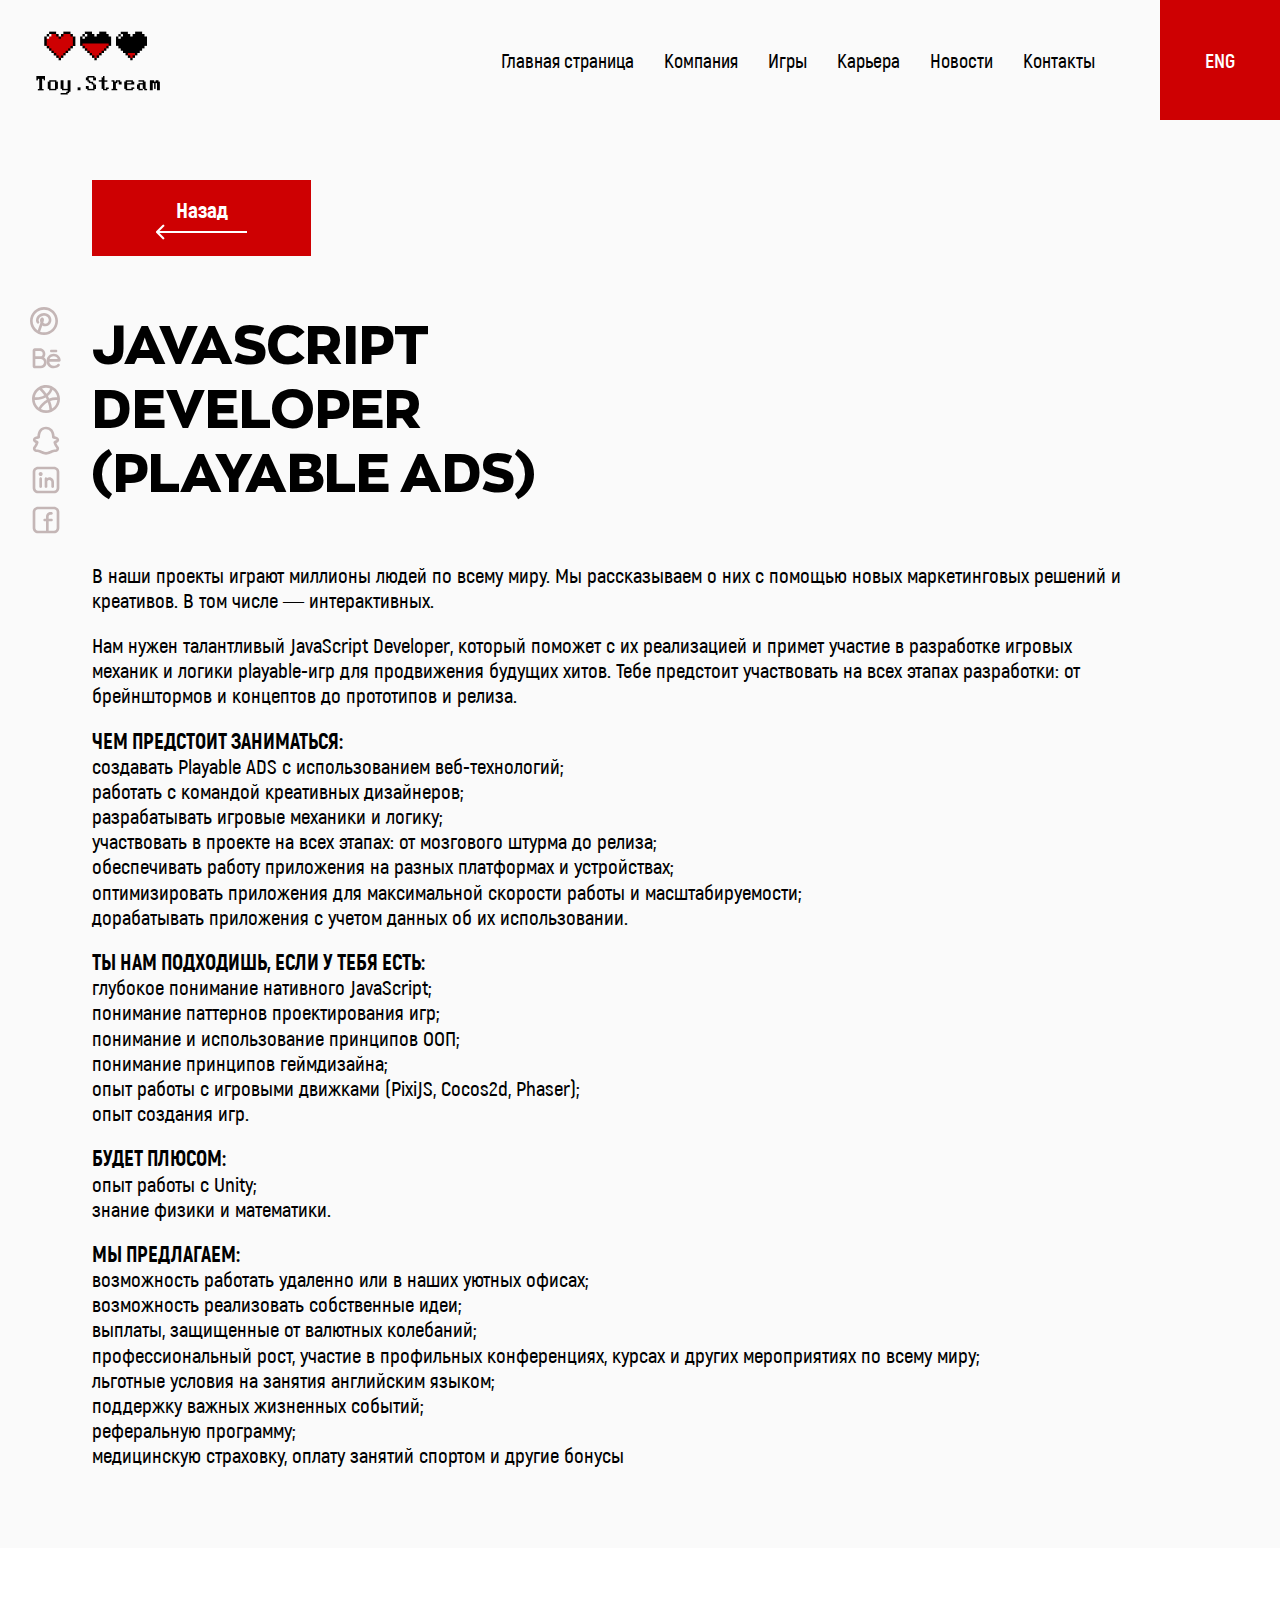
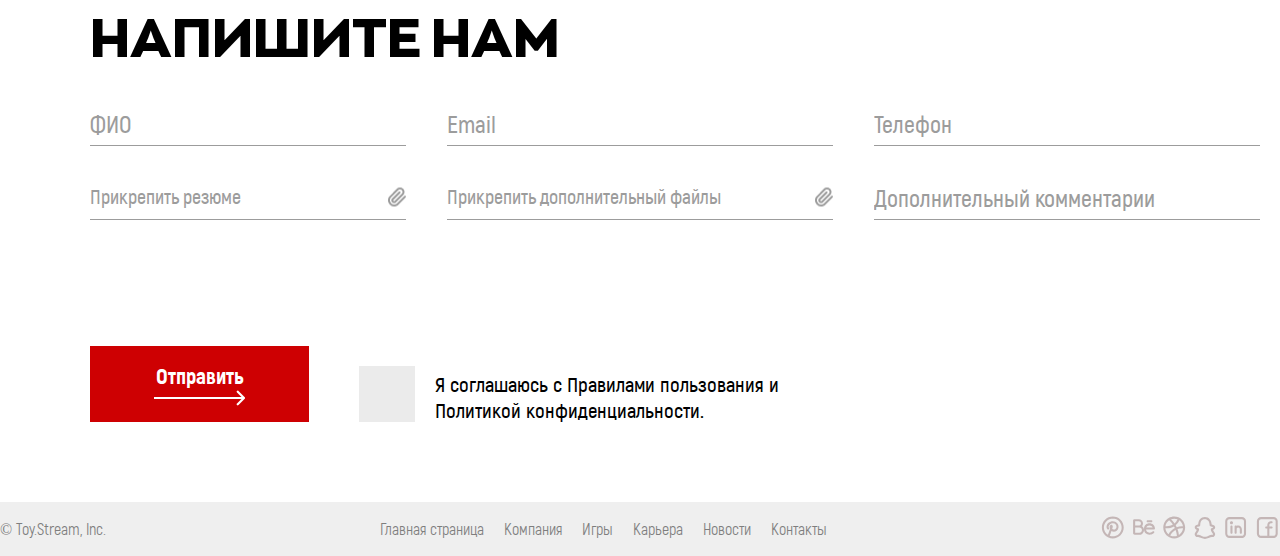
<file: vacancy1.html>
<!DOCTYPE html>
<html lang="ru">
<head>
	<meta charset="UTF-8">
	<meta name="viewport" content="width=device-width, initial-scale=1.0">
	<title>Конкретные вакансии</title>
	<link rel="stylesheet" href="style.css">
</head>
<body>
	<header class="header">
		<div class="header__container-vacancy1 container">
			<div class="header__top">
			<div class="header__logo">
                 <img src="images/logo.png" alt="лого" class="header__logo-img">
			</div>
			<nav class="header__menu">
			<ul class="header__list">
				<li class="header__item">
				    <a href="index.html" class="header__link">Главная страница</a>
				</li>
				<li class="header__item">
				    <a href="team.html" class="header__link">Компания</a>
				</li>
				<li class="header__item">
				    <a href="games.html" class="header__link">Игры</a>
				</li>
				<li class="header__item">
				    <a href="career.html" class="header__link">Карьера</a>
				</li>
				<li class="header__item">
				    <a href="news.html" class="header__link">Новости</a>
				</li>
				<li class="header__item">
				    <a href="contacts.html" class="header__link">Контакты</a>
				</li>
				<li class="header__item btn">
					<button class="header__button">Eng</button>
				</li>
			</ul>
		</nav>
		<div class="header__burger">
			<span></span>
		</div>
	</div>
    


<div class="header__vacancy1 vacancy1  basic">
				<ul class="vacancy1__icons icons">
					<li class="vacancy1__icon icon">
						<a href="#" class="vacancy1__icon-link icon-link">
						
							<svg xmlns="http://www.w3.org/2000/svg" width="28" height="28" viewBox="0 0 28 28" fill="none">
<path fill-rule="evenodd" clip-rule="evenodd" d="M2.66667 14C2.66748 11.5887 3.43734 9.2405 4.86435 7.29678C6.29135 5.35305 8.3011 3.91513 10.6014 3.19205C12.9018 2.46896 15.3728 2.49841 17.6552 3.2761C19.9377 4.05379 21.9126 5.5392 23.2929 7.51637C24.6732 9.49355 25.3869 11.8594 25.3302 14.2701C25.2736 16.6807 24.4495 19.0104 22.9779 20.9206C21.5063 22.8308 19.4637 24.2218 17.1473 24.8914C14.8308 25.561 12.3612 25.4743 10.0973 24.644C10.8666 22.5821 11.6128 20.5118 12.336 18.4333C13.1013 18.98 14.0893 19.3333 15.3333 19.3333C17.9133 19.3333 20.6333 17.6333 21.3067 14.2613C22.156 10.028 18.7653 6 14 6C11.996 6 10.0253 6.80533 8.55067 8.08267C7.07333 9.364 6 11.2093 6 13.3333C6 14.3667 6.312 15.5173 7.05467 16.2747C7.30634 16.5224 7.64525 16.6613 7.99839 16.6616C8.35153 16.6618 8.69064 16.5234 8.94267 16.276C9.18775 16.0311 9.32787 15.7004 9.33334 15.3539C9.33882 15.0075 9.20922 14.6725 8.972 14.42C7.924 13.1133 9.30533 10.9587 10.2973 10.0987C11.328 9.20533 12.6893 8.66667 14 8.66667C17.236 8.66667 19.1787 11.3053 18.6933 13.7387C18.288 15.7573 16.752 16.6667 15.3333 16.6667C14.2427 16.6667 13.656 16.2067 13.28 15.6107C13.4853 14.9653 13.66 14.3787 13.7853 13.9013C14.0413 12.9187 14.196 11.7333 13.312 10.996C12.6547 10.4493 11.8787 10.5693 11.404 10.808C10.52 11.248 10 12.28 10 13.3333C10 13.9213 10.092 14.8333 10.4227 15.776C9.56227 18.3421 8.65634 20.8927 7.70533 23.4267C6.15419 22.3918 4.88264 20.9898 4.00363 19.3453C3.12463 17.7008 2.66537 15.8647 2.66667 14ZM14 0C6.268 0 0 6.268 0 14C0 21.732 6.268 28 14 28C21.732 28 28 21.732 28 14C28 6.268 21.732 0 14 0Z"/>
</svg>
						</a>
						</li>
					<li class="vacancy1__icon icon">	
					<a href="#" class="vacancy1__icon-link icon-link">
						<svg xmlns="http://www.w3.org/2000/svg" width="32" height="32" viewBox="0 0 32 32" fill="none">
  <path fill-rule="evenodd" clip-rule="evenodd" d="M15.3332 11.3333C15.3332 12.528 14.8838 13.6186 14.1452 14.444C15.182 15.1814 15.9575 16.2294 16.3597 17.4364C16.762 18.6435 16.7701 19.9472 16.3829 21.1591C15.9957 22.3711 15.2333 23.4286 14.2058 24.179C13.1783 24.9293 11.9388 25.3335 10.6665 25.3333H4.6665C4.13607 25.3333 3.62736 25.1226 3.25229 24.7475C2.87722 24.3725 2.6665 23.8637 2.6665 23.3333V7.33331C2.6665 6.80288 2.87722 6.29417 3.25229 5.9191C3.62736 5.54403 4.13607 5.33331 4.6665 5.33331H9.99984C11.4143 5.33331 12.7709 5.89522 13.7711 6.89541C14.7713 7.8956 15.3332 9.25216 15.3332 10.6666V11.3333ZM5.33317 13.3333V7.99998H9.99984C10.7071 7.99998 11.3854 8.28093 11.8855 8.78103C12.3856 9.28113 12.6665 9.9594 12.6665 10.6666V11.3333C12.6665 11.8637 12.4558 12.3725 12.0807 12.7475C11.7056 13.1226 11.1969 13.3333 10.6665 13.3333H5.33317ZM5.33317 16H10.6665C11.5506 16 12.3984 16.3512 13.0235 16.9763C13.6486 17.6014 13.9998 18.4493 13.9998 19.3333C13.9998 20.2174 13.6486 21.0652 13.0235 21.6903C12.3984 22.3155 11.5506 22.6666 10.6665 22.6666H5.33317V16Z"/>
  <path d="M20 8.00002C20 7.6464 20.1405 7.30726 20.3905 7.05721C20.6406 6.80716 20.9797 6.66669 21.3333 6.66669H26C26.3536 6.66669 26.6928 6.80716 26.9428 7.05721C27.1929 7.30726 27.3333 7.6464 27.3333 8.00002C27.3333 8.35364 27.1929 8.69278 26.9428 8.94283C26.6928 9.19288 26.3536 9.33335 26 9.33335H21.3333C20.9797 9.33335 20.6406 9.19288 20.3905 8.94283C20.1405 8.69278 20 8.35364 20 8.00002Z"/>
  <path fill-rule="evenodd" clip-rule="evenodd" d="M23.6665 10.6666C19.8785 10.6666 16.6665 13.576 16.6665 17.3333V18.6666C16.6665 22.424 19.8785 25.3333 23.6665 25.3333C25.6865 25.3333 27.1492 24.752 28.1292 24.12C28.7185 23.7413 29.1812 23.28 29.6265 22.7493C29.8203 22.4583 29.892 22.1028 29.8262 21.7594C29.7604 21.4161 29.5624 21.1123 29.2748 20.9135C28.9872 20.7147 28.633 20.6368 28.2886 20.6967C27.9441 20.7565 27.6369 20.9492 27.4332 21.2333C27.2216 21.4881 26.9693 21.7062 26.6865 21.8786C26.1118 22.248 25.1452 22.6666 23.6665 22.6666C21.1958 22.6666 19.3332 20.8 19.3332 18.6666H29.3332C29.6868 18.6666 30.0259 18.5261 30.276 18.2761C30.526 18.0261 30.6665 17.6869 30.6665 17.3333C30.6665 13.576 27.4545 10.6666 23.6665 10.6666ZM27.7505 16C27.1638 14.4786 25.6012 13.3333 23.6665 13.3333C21.7318 13.3333 20.1692 14.4786 19.5825 16H27.7505Z"/>
</svg>
					</a>
					</li>
					<li class="vacancy1__icon icon">
					<a href="#" class="vacancy1__icon-link icon-link">
						<svg xmlns="http://www.w3.org/2000/svg" width="32" height="32" viewBox="0 0 32 32" fill="none">
  <path fill-rule="evenodd" clip-rule="evenodd" d="M4.79467 14.2906C8.25067 14.5773 11.56 13.884 14.3 12.3173C12.9215 10.2697 11.3064 8.39186 9.488 6.72262C8.23517 7.60177 7.17341 8.72558 6.36678 10.0263C5.56015 11.327 5.02535 12.7776 4.79467 14.2906ZM8.92533 3.91729C6.81662 5.15139 5.06778 6.91612 3.8528 9.03591C2.63781 11.1557 1.99903 13.5567 2 16C2 23.732 8.268 30 16 30C23.732 30 30 23.732 30 16C30 8.26796 23.732 1.99996 16 1.99996C13.5131 1.99593 11.0704 2.65748 8.92533 3.91596V3.91729ZM11.9733 5.40129C13.6545 7.03458 15.1638 8.836 16.4773 10.7773C18.1401 9.34269 19.4303 7.52637 20.2373 5.48396C18.8905 4.94187 17.4518 4.66436 16 4.66662C14.6246 4.66509 13.2605 4.91451 11.9747 5.40262L11.9733 5.40129ZM22.588 6.77729C21.5677 9.22706 19.9588 11.3873 17.904 13.0666C18.368 13.8786 18.7987 14.7093 19.1947 15.556C21.7053 14.5786 24.4213 14.128 27.2147 14.3586C26.9939 12.8488 26.4704 11.3991 25.6756 10.0966C24.8808 8.79405 23.831 7.66549 22.5893 6.77862L22.588 6.77729ZM27.2853 17.0413C24.856 16.7933 22.4587 17.1613 20.2293 18.016C21.1509 20.4526 21.7615 22.9958 22.0467 25.5853C23.5164 24.6581 24.7531 23.4053 25.6613 21.9238C26.5694 20.4423 27.1246 18.7717 27.284 17.0413H27.2853ZM19.4773 26.788C19.2811 24.1826 18.7206 21.6176 17.812 19.168C14.988 20.7906 12.564 23.216 10.88 26.1133C12.4667 26.9178 14.221 27.3359 16 27.3333C17.2133 27.3333 18.3827 27.1426 19.4787 26.7893L19.4773 26.788ZM8.65733 24.6333C10.6093 21.3346 13.444 18.5373 16.78 16.688C16.446 15.974 16.0858 15.2726 15.7 14.5853C12.4813 16.4413 8.63333 17.2573 4.70533 16.9573C4.9559 19.9379 6.37687 22.6978 8.65733 24.6333Z"/>
</svg>
						
					</a>
					</li>
					<li class="vacancy1__icon icon">
					<a href="#" class="vacancy1__icon-link icon-link">
						<svg xmlns="http://www.w3.org/2000/svg" width="32" height="32" viewBox="0 0 32 32" fill="none">
  <path fill-rule="evenodd" clip-rule="evenodd" d="M9.66449 5.42669C11.2405 3.55469 13.4725 2.66669 16.0005 2.66669C18.5872 2.66669 20.8058 3.71202 22.3525 5.61735C23.7258 7.31069 24.5032 9.59602 24.6445 12.2534L24.7672 12.272L24.7938 12.276C25.0205 12.308 25.2912 12.348 25.5725 12.4027C26.6138 12.604 28.3912 13.1134 29.0032 15.0214C29.3098 15.98 29.1565 16.868 28.6192 17.572C28.1565 18.1787 27.4952 18.5294 27.0218 18.7414C26.7872 18.848 26.5525 18.9387 26.3552 19.0147C26.8165 20.2627 27.6192 21.5467 28.5072 22.7094C29.3432 23.8054 29.1218 25.1934 28.6898 26.0987C28.2565 27.0054 27.3205 28.0414 25.9578 28.1C25.1872 28.1334 24.3778 28.2134 23.5725 28.36C23.2085 28.4267 22.7792 28.572 22.2458 28.792C21.9272 28.9227 21.6352 29.0534 21.3205 29.1934C21.0698 29.3054 20.8058 29.4227 20.5005 29.5534C19.2472 30.092 17.7072 30.6667 16.0005 30.6667C14.2938 30.6667 12.7538 30.092 11.5005 29.5534C11.1952 29.4227 10.9298 29.3054 10.6805 29.1934C10.3739 29.0553 10.0655 28.9215 9.75515 28.792C9.22182 28.572 8.79249 28.4254 8.42849 28.3587C7.62315 28.212 6.81382 28.1334 6.04182 28.1C4.68049 28.0414 3.74315 27.0054 3.31115 26.0987C2.87915 25.1934 2.65782 23.8054 3.49382 22.7094C4.38715 21.5387 5.19382 20.2454 5.65382 18.9894C5.45197 18.91 5.25234 18.825 5.05515 18.7347C4.59382 18.5187 3.96715 18.1734 3.50449 17.5947C2.98849 16.9467 2.76049 16.1107 2.96315 15.1534C3.39515 13.104 5.32315 12.5934 6.34182 12.4014C6.63115 12.348 6.91249 12.308 7.14849 12.2747L7.19515 12.268L7.35515 12.2454C7.48715 9.41202 8.25915 7.09469 9.66449 5.42669ZM11.7045 7.14402C10.6872 8.35069 10.0005 10.2907 10.0005 13.144V13.2827L9.97115 13.42C9.82315 14.1187 9.28582 14.4454 9.01915 14.5707C8.73915 14.7027 8.43649 14.768 8.22315 14.808C8.01515 14.8467 7.78315 14.8787 7.57649 14.9067L7.51515 14.916C7.28723 14.9462 7.06006 14.9817 6.83382 15.0227C5.81382 15.2134 5.62049 15.4667 5.57115 15.7027C5.53649 15.872 5.56715 15.9067 5.58449 15.9254L5.58982 15.9307C5.66049 16.02 5.83115 16.1534 6.18582 16.3187C6.35115 16.396 6.52582 16.4667 6.71915 16.5454L6.76715 16.564C6.93649 16.6307 7.13782 16.712 7.31515 16.796C7.48982 16.876 7.78182 17.0227 8.02982 17.26C8.31782 17.536 8.66582 18.0747 8.49649 18.7854C8.01115 20.8267 6.78582 22.792 5.61515 24.3254C5.59734 24.3702 5.59004 24.4186 5.59382 24.4667C5.59382 24.5934 5.62982 24.7667 5.71649 24.9494C5.80449 25.132 5.91649 25.272 6.02049 25.356C6.10582 25.4254 6.15382 25.436 6.15915 25.436C7.02715 25.4734 7.95915 25.564 8.90582 25.736C9.54982 25.8534 10.1858 26.0854 10.7725 26.328C11.0965 26.4614 11.4685 26.6267 11.8298 26.7867C12.0818 26.8987 12.3285 27.008 12.5498 27.1027C13.7485 27.616 14.8672 28 16.0005 28C17.1338 28 18.2538 27.616 19.4512 27.1027C19.6725 27.008 19.9192 26.8974 20.1712 26.7867C20.5312 26.6267 20.9045 26.4614 21.2272 26.328C21.8138 26.0854 22.4498 25.8534 23.0938 25.736C24.0405 25.5627 24.9738 25.4734 25.8405 25.436C25.8485 25.436 25.8952 25.4254 25.9805 25.356C26.1094 25.2435 26.213 25.1049 26.2845 24.9494C26.3593 24.799 26.4011 24.6345 26.4072 24.4667C26.4072 24.3427 26.3765 24.3134 26.3872 24.328C25.2165 22.7947 23.9898 20.828 23.5032 18.7854C23.3232 18.0254 23.7352 17.4787 24.0192 17.2254C24.2725 17.0014 24.5685 16.8614 24.7485 16.7827C24.9285 16.7027 25.1312 16.6267 25.3045 16.5614L25.3685 16.536C25.5725 16.46 25.7552 16.3894 25.9272 16.3107C26.2872 16.1494 26.4405 16.0254 26.4925 15.9627C26.4878 15.9196 26.4784 15.8771 26.4645 15.836C26.3432 15.4574 26.0005 15.2014 25.0645 15.02C24.8525 14.98 24.6378 14.948 24.4112 14.9134L24.3605 14.9067C24.1495 14.878 23.9392 14.8442 23.7298 14.8054C23.4582 14.7578 23.1942 14.6744 22.9445 14.5574C22.6645 14.4187 22.1712 14.0867 22.0298 13.42L22.0005 13.2827V13.1427C22.0005 10.5427 21.3245 8.58269 20.2818 7.29869C19.2618 6.04002 17.8152 5.33335 16.0005 5.33335C14.1272 5.33335 12.6938 5.96802 11.7032 7.14402H11.7045Z"/>
</svg>
					</a>
					</li>
					<li class="vacancy1__icon icon">
					<a href="#" class="vacancy1__icon-link icon-link">
						<svg xmlns="http://www.w3.org/2000/svg" width="32" height="32" viewBox="0 0 32 32" fill="none">
  <path fill-rule="evenodd" clip-rule="evenodd" d="M8.00033 2.66669C6.58584 2.66669 5.22928 3.22859 4.22909 4.22878C3.2289 5.22898 2.66699 6.58553 2.66699 8.00002V24C2.66699 25.4145 3.2289 26.7711 4.22909 27.7713C5.22928 28.7715 6.58584 29.3334 8.00033 29.3334H24.0003C25.4148 29.3334 26.7714 28.7715 27.7716 27.7713C28.7718 26.7711 29.3337 25.4145 29.3337 24V8.00002C29.3337 6.58553 28.7718 5.22898 27.7716 4.22878C26.7714 3.22859 25.4148 2.66669 24.0003 2.66669H8.00033ZM5.33366 8.00002C5.33366 7.29278 5.61461 6.6145 6.11471 6.1144C6.6148 5.61431 7.29308 5.33335 8.00033 5.33335H24.0003C24.7076 5.33335 25.3858 5.61431 25.8859 6.1144C26.386 6.6145 26.667 7.29278 26.667 8.00002V24C26.667 24.7073 26.386 25.3855 25.8859 25.8856C25.3858 26.3857 24.7076 26.6667 24.0003 26.6667H8.00033C7.29308 26.6667 6.6148 26.3857 6.11471 25.8856C5.61461 25.3855 5.33366 24.7073 5.33366 24V8.00002ZM12.0003 14.6667C12.0003 14.3131 11.8598 13.9739 11.6098 13.7239C11.3598 13.4738 11.0206 13.3334 10.667 13.3334C10.3134 13.3334 9.97423 13.4738 9.72418 13.7239C9.47413 13.9739 9.33366 14.3131 9.33366 14.6667V22.6667C9.33366 23.0203 9.47413 23.3594 9.72418 23.6095C9.97423 23.8595 10.3134 24 10.667 24C11.0206 24 11.3598 23.8595 11.6098 23.6095C11.8598 23.3594 12.0003 23.0203 12.0003 22.6667V14.6667ZM12.667 10C12.667 10.5305 12.4563 11.0392 12.0812 11.4142C11.7061 11.7893 11.1974 12 10.667 12C10.1366 12 9.62785 11.7893 9.25278 11.4142C8.87771 11.0392 8.66699 10.5305 8.66699 10C8.66699 9.46959 8.87771 8.96088 9.25278 8.58581C9.62785 8.21073 10.1366 8.00002 10.667 8.00002C11.1974 8.00002 11.7061 8.21073 12.0812 8.58581C12.4563 8.96088 12.667 9.46959 12.667 10ZM16.0003 13.3334C16.4537 13.3334 16.8537 13.56 17.0937 13.904C17.7809 13.5295 18.551 13.3333 19.3337 13.3334C22.2137 13.3334 24.0003 15.9014 24.0003 18.0947V22.6667C24.0003 23.0203 23.8598 23.3594 23.6098 23.6095C23.3598 23.8595 23.0206 24 22.667 24C22.3134 24 21.9742 23.8595 21.7242 23.6095C21.4741 23.3594 21.3337 23.0203 21.3337 22.6667V18.0934C21.3337 17.0694 20.4537 15.9987 19.3337 15.9987C18.635 15.9987 17.863 16.3787 17.3337 17.2827V22.6667C17.3337 23.0203 17.1932 23.3594 16.9431 23.6095C16.6931 23.8595 16.3539 24 16.0003 24C15.6467 24 15.3076 23.8595 15.0575 23.6095C14.8075 23.3594 14.667 23.0203 14.667 22.6667V14.6667C14.667 14.3131 14.8075 13.9739 15.0575 13.7239C15.3076 13.4738 15.6467 13.3334 16.0003 13.3334Z"/>
</svg>
					</a>
					</li>
					<li class="vacancy1__icon icon">
					<a href="#" class="vacancy1__icon-link icon-link">
						<svg xmlns="http://www.w3.org/2000/svg" width="32" height="32" viewBox="0 0 32 32" fill="none">
  <path fill-rule="evenodd" clip-rule="evenodd" d="M2.66699 8.00002C2.66699 6.58553 3.2289 5.22898 4.22909 4.22878C5.22928 3.22859 6.58584 2.66669 8.00033 2.66669H24.0003C25.4148 2.66669 26.7714 3.22859 27.7716 4.22878C28.7718 5.22898 29.3337 6.58553 29.3337 8.00002V24C29.3337 25.4145 28.7718 26.7711 27.7716 27.7713C26.7714 28.7715 25.4148 29.3334 24.0003 29.3334H8.00033C6.58584 29.3334 5.22928 28.7715 4.22909 27.7713C3.2289 26.7711 2.66699 25.4145 2.66699 24V8.00002ZM8.00033 5.33335C7.29308 5.33335 6.6148 5.61431 6.11471 6.1144C5.61461 6.6145 5.33366 7.29278 5.33366 8.00002V24C5.33366 24.7073 5.61461 25.3855 6.11471 25.8856C6.6148 26.3857 7.29308 26.6667 8.00033 26.6667H16.0003V17.3334H14.667C14.3134 17.3334 13.9742 17.1929 13.7242 16.9428C13.4741 16.6928 13.3337 16.3536 13.3337 16C13.3337 15.6464 13.4741 15.3073 13.7242 15.0572C13.9742 14.8072 14.3134 14.6667 14.667 14.6667H16.0003V12.6667C16.0003 11.429 16.492 10.242 17.3672 9.36686C18.2423 8.49169 19.4293 8.00002 20.667 8.00002H21.467C21.8206 8.00002 22.1597 8.1405 22.4098 8.39054C22.6598 8.64059 22.8003 8.97973 22.8003 9.33335C22.8003 9.68698 22.6598 10.0261 22.4098 10.2762C22.1597 10.5262 21.8206 10.6667 21.467 10.6667H20.667C20.4043 10.6667 20.1443 10.7184 19.9016 10.8189C19.659 10.9194 19.4385 11.0668 19.2528 11.2525C19.0671 11.4382 18.9197 11.6587 18.8192 11.9013C18.7187 12.144 18.667 12.404 18.667 12.6667V14.6667H21.467C21.8206 14.6667 22.1597 14.8072 22.4098 15.0572C22.6598 15.3073 22.8003 15.6464 22.8003 16C22.8003 16.3536 22.6598 16.6928 22.4098 16.9428C22.1597 17.1929 21.8206 17.3334 21.467 17.3334H18.667V26.6667H24.0003C24.7076 26.6667 25.3858 26.3857 25.8859 25.8856C26.386 25.3855 26.667 24.7073 26.667 24V8.00002C26.667 7.29278 26.386 6.6145 25.8859 6.1144C25.3858 5.61431 24.7076 5.33335 24.0003 5.33335H8.00033Z"/>
</svg>
					</a>
				</li>
			</ul>

			<div class="vacancy1__wrapper">
				<a href="vacancy.html" class="vacancy1__link">
				    <p>Назад</p>
            		<img src="images/arrow.png" alt="Стрелка">
            	</a>
				<h1 class="vacancy1__title title">
				JavaScript Developer (Playable Ads)	
				</h1>
				<ul class="vacancy1__content text">
					<li class="vacancy1__content-item">
						<p>В наши проекты играют миллионы людей по всему миру. Мы рассказываем о них с помощью новых маркетинговых решений и креативов. В том числе — интерактивных.</p>
					</li>
					<li class="vacancy1__content-item">
						<p>Нам нужен талантливый JavaScript Developer, который поможет с их реализацией и примет участие в разработке игровых механик и логики playable-игр для продвижения будущих хитов. Тебе предстоит участвовать на всех этапах разработки: от брейнштормов и концептов до прототипов и релиза.</p>
					</li>
					<li class="vacancy1__content-item">
						<h3 class="vacancy__item-subtitle"> ЧЕМ ПРЕДСТОИТ ЗАНИМАТЬСЯ:</h3>
						<p>создавать Playable ADS с использованием веб-технологий;</p>
						<p> работать с командой креативных дизайнеров;</p>
						<p> разрабатывать игровые механики и логику;</p>
						<p> участвовать в проекте на всех этапах: от мозгового штурма до релиза;</p>
						<p> обеспечивать работу приложения на разных платформах и устройствах;</p>
						<p> оптимизировать приложения для максимальной скорости работы и масштабируемости;</p>
						<p> дорабатывать приложения с учетом данных об их использовании.</p>
					</li>
					<li class="vacancy1__content-item">
						<h3 class="vacancy__item-subtitle"> ТЫ НАМ ПОДХОДИШЬ, ЕСЛИ У ТЕБЯ ЕСТЬ:</h3>
						<p> глубокое понимание нативного JavaScript;</p>
						<p> понимание паттернов проектирования игр;</p>
						<p> понимание и использование принципов ООП;</p>
						<p> понимание принципов геймдизайна;</p>
						<p> опыт работы с игровыми движками (PixiJS, Cocos2d, Phaser);</p>
						<p> опыт создания игр.</p>
					</li>
					<li class="vacancy1__content-item">
						<h3 class="vacancy__item-subtitle"> БУДЕТ ПЛЮСОМ:</h3>
						<p>опыт работы с Unity;</p>
						<p> знание физики и математики.</p>
					</li>
					<li class="vacancy1__content-item">
						<h3 class="vacancy__item-subtitle"> МЫ ПРЕДЛАГАЕМ:</h3>
						<p> возможность работать удаленно или в наших уютных офисах;</p>
						<p> возможность реализовать собственные идеи;</p>
						<p> выплаты, защищенные от валютных колебаний;</p>
						<p> профессиональный рост, участие в профильных конференциях, курсах и других мероприятиях по всему миру;</p>
						<p>льготные условия на занятия английским языком;</p>
						<p> поддержку важных жизненных событий;</p>
						<p> реферальную программу;</p>
						<p>медицинскую страховку, оплату занятий спортом и другие бонусы</p>
					</li>
				</ul>
			</div>
        </div>
    </div>
</header>
<section class="connection">
	<div class="connection__container container">
		<div class="connection__wrapper">

			<h2 class="connection__title title">Напишите нам</h2>
			<form action="#" class="connection__form">
				<ul class="connection__form-wrapper">
					<li class="connection__form-item1">
					<input class="connection__input" type="text" name="name" placeholder="ФИО">

					<div class="connection__input-wrapper">
					<input class="connection__input-file" type="file" id="input__file1" name="resume" multiple>
					<label for="input__file1" class="connection__file-button">
						<span class="connection__file-text">Прикрепить резюме</span>
						 <img src="images/file.png" alt="Выбрать файл">
					</label>
					</div>	
					</li>
					<li class="connection__form-item2">
					<input class="connection__input" type="email" name="email" placeholder="Email">

					<div class="connection__input-wrapper">
					<input class="connection__input-file" type="file" id="input__file2" name="information" multiple>
					<label for="input__file2" class="connection__file-button">
						<span class="connection__file-text">Прикрепить дополнительный файлы</span>
						 <img src="images/file.png" alt="Выбрать файл">
					</label>
					</div>
						
					</li>
					<li class="connection__form-item3">
					<input class="connection__input" type="tel" name="tel" placeholder="Телефон">
					<input class="connection__input" type="text" name="comments" placeholder="Дополнительный комментарии">	
					</li>
				</ul>
				<div class="connection__footer">

					<button class="connection__button" type="submit">
					<p>Отправить</p>
            		<img src="images/arrow.png" alt="Стрелка">
				</button>
				<input id="checkbox" type="checkbox" name="checkbox" class="connection__checkbox">
				<label for="checkbox" class="connection__checkbox-label text">Я соглашаюсь с Правилами пользования и Политикой конфиденциальности.</label>
               
				</div>
			</form>

		</div>
	</div>
	<button class="btn-up btn-up_hide">
		<img src="images/arrow-up.png">
		<p>Вверх</p>
	</button>
</section>

	<footer class="footer">
				<div class="footer__container container">
				<p class="footer__text">© Toy.Stream, Inc.</p>
				<ul class="footer__list">
				<li class="footer__item">
				    <a href="index.html" class="footer__link">Главная страница</a>
				</li>
				<li class="footer__item">
				    <a href="team.html" class="footer__link">Компания</a>
				</li>
				<li class="footer__item">
				    <a href="games.html" class="footer__link">Игры</a>
				</li>
				<li class="footer__item">
				    <a href="career.html" class="footer__link">Карьера</a>
				</li>
				<li class="footer__item">
				    <a href="news.html" class="footer__link">Новости</a>
				</li>
				<li class="footer__item">
				    <a href="contacts.html" class="footer__link">Контакты</a>
				</li>
			</ul>
				<ul class="footer__icons">
					<li class="footer__icon">
						<a href="#" class="footer__icon-link">
							<svg xmlns="http://www.w3.org/2000/svg" width="26" height="25" viewBox="0 0 26 25" fill="none">
  <path fill-rule="evenodd" clip-rule="evenodd" d="M3.93572 12.4961C3.93635 10.6129 4.53762 8.77892 5.65212 7.26085C6.76662 5.74279 8.33626 4.61976 10.1328 4.05503C11.9294 3.49029 13.8593 3.51329 15.6419 4.12067C17.4245 4.72806 18.9669 5.88817 20.045 7.43236C21.123 8.97655 21.6804 10.8243 21.6361 12.707C21.5919 14.5898 20.9483 16.4093 19.7989 17.9012C18.6496 19.393 17.0544 20.4794 15.2452 21.0024C13.436 21.5254 11.5072 21.4577 9.73913 20.8092C10.3399 19.1988 10.9227 17.5819 11.4875 15.9586C12.0853 16.3855 12.8569 16.6615 13.8285 16.6615C15.8435 16.6615 17.9678 15.3338 18.4937 12.7002C19.157 9.39396 16.5089 6.24806 12.7871 6.24806C11.222 6.24806 9.6829 6.87703 8.53117 7.87464C7.37736 8.87537 6.53908 10.3166 6.53908 11.9755C6.53908 12.7825 6.78275 13.6812 7.36278 14.2727C7.55934 14.4661 7.82403 14.5747 8.09984 14.5749C8.37564 14.5751 8.64049 14.4669 8.83732 14.2737C9.02873 14.0824 9.13817 13.8241 9.14245 13.5536C9.14672 13.283 9.0455 13.0214 8.86023 12.8242C8.04174 11.8036 9.12057 10.1208 9.89533 9.44915C10.7003 8.75145 11.7635 8.33075 12.7871 8.33075C15.3145 8.33075 16.8317 10.3916 16.4527 12.292C16.1361 13.8686 14.9365 14.5788 13.8285 14.5788C12.9767 14.5788 12.5185 14.2196 12.2248 13.7541C12.3852 13.2501 12.5216 12.7919 12.6195 12.4191C12.8194 11.6516 12.9402 10.7258 12.2498 10.15C11.7364 9.72303 11.1304 9.81675 10.7596 10.0031C10.0692 10.3468 9.66311 11.1528 9.66311 11.9755C9.66311 12.4347 9.73496 13.147 9.99322 13.8832C9.32124 15.8874 8.6137 17.8794 7.87096 19.8584C6.6595 19.0502 5.66641 17.9552 4.9799 16.6709C4.29339 15.3865 3.93471 13.9525 3.93572 12.4961ZM12.7871 1.56201C6.74839 1.56201 1.85303 6.45737 1.85303 12.4961C1.85303 18.5349 6.74839 23.4302 12.7871 23.4302C18.8259 23.4302 23.7213 18.5349 23.7213 12.4961C23.7213 6.45737 18.8259 1.56201 12.7871 1.56201Z"/>
</svg>
						</a>
						</li>
					<li class="footer__icon">	
					<a href="#" class="footer__icon-link">
						<svg xmlns="http://www.w3.org/2000/svg" width="25" height="25" viewBox="0 0 25 25" fill="none">
  <path fill-rule="evenodd" clip-rule="evenodd" d="M11.9777 8.85145C11.9777 9.7845 11.6268 10.6363 11.0499 11.2809C11.8596 11.8569 12.4653 12.6753 12.7795 13.618C13.0936 14.5608 13.1 15.579 12.7976 16.5255C12.4952 17.4721 11.8997 18.298 11.0972 18.884C10.2947 19.47 9.32672 19.7857 8.33303 19.7856H3.64698C3.2327 19.7856 2.8354 19.621 2.54247 19.3281C2.24953 19.0351 2.08496 18.6378 2.08496 18.2236V5.72742C2.08496 5.31315 2.24953 4.91584 2.54247 4.62291C2.8354 4.32997 3.2327 4.16541 3.64698 4.16541H7.81236C8.91708 4.16541 9.97656 4.60426 10.7577 5.38542C11.5389 6.16658 11.9777 7.22606 11.9777 8.33078V8.85145ZM4.16765 10.4135V6.24809H7.81236C8.36472 6.24809 8.89446 6.46752 9.28504 6.8581C9.67562 7.24868 9.89504 7.77842 9.89504 8.33078V8.85145C9.89504 9.26573 9.73047 9.66303 9.43754 9.95597C9.14461 10.2489 8.7473 10.4135 8.33303 10.4135H4.16765ZM4.16765 12.4962H8.33303C9.02348 12.4962 9.68566 12.7704 10.1739 13.2587C10.6621 13.7469 10.9364 14.4091 10.9364 15.0995C10.9364 15.79 10.6621 16.4521 10.1739 16.9404C9.68566 17.4286 9.02348 17.7029 8.33303 17.7029H4.16765V12.4962Z" fill="#C4B6B6"/>
  <path d="M15.6226 6.24801C15.6226 5.97183 15.7323 5.70696 15.9276 5.51167C16.1229 5.31638 16.3877 5.20667 16.6639 5.20667H20.3086C20.5848 5.20667 20.8497 5.31638 21.0449 5.51167C21.2402 5.70696 21.35 5.97183 21.35 6.24801C21.35 6.52419 21.2402 6.78906 21.0449 6.98435C20.8497 7.17964 20.5848 7.28935 20.3086 7.28935H16.6639C16.3877 7.28935 16.1229 7.17964 15.9276 6.98435C15.7323 6.78906 15.6226 6.52419 15.6226 6.24801Z" fill="#C4B6B6"/>
  <path fill-rule="evenodd" clip-rule="evenodd" d="M18.4861 8.33081C15.5276 8.33081 13.019 10.603 13.019 13.5375V14.5789C13.019 17.5134 15.5276 19.7856 18.4861 19.7856C20.0637 19.7856 21.2061 19.3316 21.9715 18.838C22.4318 18.5422 22.7931 18.1819 23.1409 17.7675C23.2922 17.5402 23.3482 17.2626 23.2969 16.9944C23.2455 16.7262 23.0908 16.489 22.8662 16.3337C22.6416 16.1785 22.365 16.1176 22.096 16.1644C21.8269 16.2111 21.587 16.3616 21.4279 16.5835C21.2626 16.7825 21.0656 16.9528 20.8447 17.0875C20.3959 17.3759 19.641 17.7029 18.4861 17.7029C16.5565 17.7029 15.1017 16.245 15.1017 14.5789H22.9118C23.188 14.5789 23.4529 14.4692 23.6482 14.2739C23.8434 14.0786 23.9532 13.8137 23.9532 13.5375C23.9532 10.603 21.4446 8.33081 18.4861 8.33081ZM21.6757 12.4962C21.2175 11.308 19.9971 10.4135 18.4861 10.4135C16.9751 10.4135 15.7547 11.308 15.2965 12.4962H21.6757Z"/>
</svg>
					</a>
					</li>
					<li class="footer__icon">
					<a href="#" class="footer__icon-link">
						<svg xmlns="http://www.w3.org/2000/svg" width="26" height="25" viewBox="0 0 26 25" fill="none">
  <path fill-rule="evenodd" clip-rule="evenodd" d="M4.45903 11.1611C7.15819 11.385 9.74281 10.8435 11.8828 9.61995C10.8062 8.02078 9.54471 6.55415 8.12456 5.25047C7.14609 5.93708 6.31685 6.81479 5.68686 7.83065C5.05687 8.8465 4.63919 9.97945 4.45903 11.1611ZM7.68511 3.05948C6.03819 4.02332 4.67233 5.40159 3.72342 7.05716C2.7745 8.71273 2.27561 10.5879 2.27637 12.4961C2.27637 18.5349 7.17173 23.4303 13.2105 23.4303C19.2492 23.4303 24.1446 18.5349 24.1446 12.4961C24.1446 6.45738 19.2492 1.56203 13.2105 1.56203C11.2682 1.55888 9.36039 2.07556 7.68511 3.05844V3.05948ZM10.0656 4.21849C11.3787 5.4941 12.5574 6.90103 13.5833 8.41719C14.8819 7.29676 15.8895 5.8782 16.5199 4.28306C15.468 3.85968 14.3444 3.64295 13.2105 3.64471C12.1363 3.64352 11.0709 3.83831 10.0667 4.21954L10.0656 4.21849ZM18.3558 5.29316C17.5589 7.20645 16.3024 8.89363 14.6975 10.2052C15.0599 10.8394 15.3963 11.4881 15.7055 12.1494C17.6664 11.3861 19.7876 11.0341 21.9692 11.2142C21.7968 10.0351 21.3879 8.90285 20.7672 7.88556C20.1464 6.86827 19.3266 5.98685 18.3568 5.2942L18.3558 5.29316ZM22.0244 13.3094C20.1271 13.1157 18.2548 13.4032 16.5136 14.0707C17.2334 15.9737 17.7102 17.96 17.933 19.9824C19.0808 19.2582 20.0467 18.2798 20.756 17.1227C21.4653 15.9656 21.8989 14.6609 22.0234 13.3094H22.0244ZM15.9263 20.9217C15.7731 18.8869 15.3353 16.8836 14.6257 14.9704C12.4201 16.2377 10.5269 18.1319 9.21172 20.3947C10.4509 21.0231 11.8211 21.3496 13.2105 21.3476C14.1581 21.3476 15.0714 21.1987 15.9274 20.9227L15.9263 20.9217ZM7.4758 19.2388C9.00033 16.6626 11.2142 14.4778 13.8197 13.0335C13.5588 12.4759 13.2775 11.9281 12.9762 11.3913C10.4624 12.8408 7.45706 13.4781 4.38926 13.2438C4.58495 15.5717 5.69474 17.7272 7.4758 19.2388Z"/>
</svg>
						
					</a>
					</li>
					<li class="footer__icon">
					<a href="#" class="footer__icon-link">
						<svg xmlns="http://www.w3.org/2000/svg" width="26" height="25" viewBox="0 0 26 25" fill="none">
  <path fill-rule="evenodd" clip-rule="evenodd" d="M7.97333 4.23822C9.2042 2.77618 10.9474 2.08264 12.9218 2.08264C14.942 2.08264 16.6748 2.89906 17.8828 4.38714C18.9553 5.70964 19.5625 7.49451 19.6728 9.56991L19.7686 9.58449L19.7895 9.58761C19.9665 9.6126 20.1779 9.64384 20.3976 9.68654C21.2109 9.84378 22.599 10.2416 23.077 11.7317C23.3165 12.4805 23.1967 13.174 22.7771 13.7238C22.4157 14.1976 21.8992 14.4715 21.5296 14.6371C21.3463 14.7204 21.163 14.7912 21.0089 14.8506C21.3692 15.8253 21.9961 16.8281 22.6896 17.7361C23.3425 18.5921 23.1697 19.6762 22.8323 20.3832C22.4938 21.0913 21.7628 21.9005 20.6986 21.9463C20.0967 21.9723 19.4646 22.0348 18.8356 22.1493C18.5513 22.2014 18.216 22.3149 17.7995 22.4867C17.5506 22.5888 17.3225 22.6908 17.0768 22.8002C16.881 22.8877 16.6748 22.9793 16.4363 23.0814C15.4575 23.5021 14.2547 23.9509 12.9218 23.9509C11.5889 23.9509 10.3861 23.5021 9.40726 23.0814C9.1688 22.9793 8.96157 22.8877 8.76684 22.8002C8.52742 22.6923 8.2865 22.5878 8.04414 22.4867C7.62761 22.3149 7.29229 22.2004 7.00801 22.1483C6.37904 22.0338 5.74694 21.9723 5.144 21.9463C4.08079 21.9005 3.34872 21.0913 3.01133 20.3832C2.67393 19.6762 2.50107 18.5921 3.15399 17.7361C3.85169 16.8218 4.48171 15.8117 4.84097 14.8308C4.68333 14.7688 4.52741 14.7024 4.37341 14.6319C4.0131 14.4632 3.52367 14.1935 3.16232 13.7415C2.75932 13.2354 2.58125 12.5825 2.73954 11.8348C3.07693 10.2343 4.58272 9.83545 5.3783 9.6855C5.60428 9.64384 5.824 9.6126 6.00832 9.58657L6.04476 9.58136L6.16972 9.56366C6.27282 7.3508 6.87576 5.54095 7.97333 4.23822ZM9.56659 5.57948C8.77204 6.52189 8.23575 8.03705 8.23575 10.2655V10.3738L8.21284 10.4811C8.09725 11.0267 7.67759 11.2819 7.46932 11.3798C7.25064 11.4829 7.01426 11.5339 6.84764 11.5651C6.68519 11.5953 6.504 11.6203 6.34259 11.6422L6.29469 11.6495C6.11668 11.673 5.93925 11.7008 5.76256 11.7328C4.96593 11.8817 4.81494 12.0795 4.77641 12.2639C4.74933 12.3961 4.77328 12.4232 4.78682 12.4378L4.79099 12.4419C4.84618 12.5117 4.97947 12.6158 5.25647 12.745C5.38559 12.8054 5.52201 12.8606 5.673 12.922L5.71049 12.9366C5.84274 12.9886 5.99999 13.0522 6.13848 13.1178C6.2749 13.1802 6.50296 13.2948 6.69665 13.4802C6.92158 13.6957 7.19337 14.1164 7.06112 14.6715C6.68207 16.2658 5.72507 17.8007 4.81077 18.9982C4.79686 19.0333 4.79116 19.071 4.79411 19.1086C4.79411 19.2075 4.82223 19.3429 4.88991 19.4856C4.95864 19.6283 5.04611 19.7376 5.12734 19.8032C5.19399 19.8573 5.23147 19.8657 5.23564 19.8657C5.91355 19.8948 6.64145 19.9656 7.38081 20.1C7.88378 20.1916 8.3805 20.3728 8.83869 20.5623C9.09174 20.6665 9.38227 20.7956 9.66448 20.9206C9.86129 21.008 10.0539 21.0934 10.2268 21.1674C11.163 21.5683 12.0367 21.8682 12.9218 21.8682C13.8069 21.8682 14.6817 21.5683 15.6168 21.1674C15.7897 21.0934 15.9823 21.007 16.1791 20.9206C16.4603 20.7956 16.7519 20.6665 17.0039 20.5623C17.4621 20.3728 17.9588 20.1916 18.4618 20.1C19.2011 19.9646 19.93 19.8948 20.6069 19.8657C20.6132 19.8657 20.6496 19.8573 20.7163 19.8032C20.817 19.7153 20.8979 19.607 20.9537 19.4856C21.0121 19.3682 21.0448 19.2397 21.0495 19.1086C21.0495 19.0118 21.0255 18.9889 21.0339 19.0003C20.1196 17.8028 19.1615 16.2668 18.7814 14.6715C18.6409 14.0779 18.9626 13.6509 19.1844 13.4531C19.3823 13.2781 19.6135 13.1688 19.7541 13.1074C19.8946 13.0449 20.0529 12.9855 20.1883 12.9345L20.2383 12.9147C20.3976 12.8553 20.5403 12.8002 20.6746 12.7387C20.9558 12.6127 21.0755 12.5159 21.1161 12.4669C21.1125 12.4333 21.1051 12.4001 21.0943 12.368C20.9995 12.0723 20.7319 11.8723 20.0009 11.7307C19.8353 11.6995 19.6676 11.6745 19.4906 11.6474L19.451 11.6422C19.2862 11.6198 19.122 11.5934 18.9585 11.563C18.7464 11.5259 18.5401 11.4607 18.3451 11.3694C18.1264 11.2611 17.7411 11.0018 17.6308 10.4811L17.6079 10.3738V10.2645C17.6079 8.23386 17.0799 6.70309 16.2656 5.70027C15.4689 4.71724 14.3391 4.16533 12.9218 4.16533C11.4587 4.16533 10.3393 4.66101 9.56555 5.57948H9.56659Z"/>
</svg>
					</a>
					</li>
					<li class="footer__icon">
					<a href="#" class="footer__icon-link">
						<svg xmlns="http://www.w3.org/2000/svg" width="26" height="25" viewBox="0 0 26 25" fill="none">
  <path fill-rule="evenodd" clip-rule="evenodd" d="M6.3851 2.08264C5.28038 2.08264 4.2209 2.52149 3.43974 3.30265C2.65858 4.08381 2.21973 5.14329 2.21973 6.24802V18.7442C2.21973 19.8489 2.65858 20.9084 3.43974 21.6895C4.2209 22.4707 5.28038 22.9095 6.3851 22.9095H18.8812C19.986 22.9095 21.0454 22.4707 21.8266 21.6895C22.6078 20.9084 23.0466 19.8489 23.0466 18.7442V6.24802C23.0466 5.14329 22.6078 4.08381 21.8266 3.30265C21.0454 2.52149 19.986 2.08264 18.8812 2.08264H6.3851ZM4.30242 6.24802C4.30242 5.69566 4.52184 5.16592 4.91242 4.77534C5.303 4.38476 5.83274 4.16533 6.3851 4.16533H18.8812C19.4336 4.16533 19.9633 4.38476 20.3539 4.77534C20.7445 5.16592 20.9639 5.69566 20.9639 6.24802V18.7442C20.9639 19.2965 20.7445 19.8263 20.3539 20.2168C19.9633 20.6074 19.4336 20.8268 18.8812 20.8268H6.3851C5.83274 20.8268 5.303 20.6074 4.91242 20.2168C4.52184 19.8263 4.30242 19.2965 4.30242 18.7442V6.24802ZM9.50914 11.4547C9.50914 11.1786 9.39942 10.9137 9.20413 10.7184C9.00884 10.5231 8.74397 10.4134 8.46779 10.4134C8.19161 10.4134 7.92674 10.5231 7.73145 10.7184C7.53616 10.9137 7.42645 11.1786 7.42645 11.4547V17.7028C7.42645 17.979 7.53616 18.2439 7.73145 18.4391C7.92674 18.6344 8.19161 18.7442 8.46779 18.7442C8.74397 18.7442 9.00884 18.6344 9.20413 18.4391C9.39942 18.2439 9.50914 17.979 9.50914 17.7028V11.4547ZM10.0298 7.81004C10.0298 8.22431 9.86524 8.62161 9.5723 8.91455C9.27937 9.20748 8.88206 9.37205 8.46779 9.37205C8.05352 9.37205 7.65621 9.20748 7.36328 8.91455C7.07034 8.62161 6.90578 8.22431 6.90578 7.81004C6.90578 7.39576 7.07034 6.99846 7.36328 6.70552C7.65621 6.41259 8.05352 6.24802 8.46779 6.24802C8.88206 6.24802 9.27937 6.41259 9.5723 6.70552C9.86524 6.99846 10.0298 7.39576 10.0298 7.81004ZM12.6332 10.4134C12.9872 10.4134 13.2996 10.5904 13.4871 10.8591C14.0238 10.5666 14.6253 10.4133 15.2365 10.4134C17.4858 10.4134 18.8812 12.419 18.8812 14.132V17.7028C18.8812 17.979 18.7715 18.2439 18.5762 18.4391C18.3809 18.6344 18.1161 18.7442 17.8399 18.7442C17.5637 18.7442 17.2988 18.6344 17.1035 18.4391C16.9083 18.2439 16.7985 17.979 16.7985 17.7028V14.131C16.7985 13.3312 16.1113 12.495 15.2365 12.495C14.6909 12.495 14.0879 12.7918 13.6745 13.4979V17.7028C13.6745 17.979 13.5648 18.2439 13.3695 18.4391C13.1742 18.6344 12.9094 18.7442 12.6332 18.7442C12.357 18.7442 12.0921 18.6344 11.8968 18.4391C11.7015 18.2439 11.5918 17.979 11.5918 17.7028V11.4547C11.5918 11.1786 11.7015 10.9137 11.8968 10.7184C12.0921 10.5231 12.357 10.4134 12.6332 10.4134Z"/>
</svg>
					</a>
					</li>
					<li class="footer__icon">
					<a href="#" class="footer__icon-link">
						<svg xmlns="http://www.w3.org/2000/svg" width="26" height="25" viewBox="0 0 26 25" fill="none">
  <path fill-rule="evenodd" clip-rule="evenodd" d="M2.89062 6.24802C2.89062 5.14329 3.32948 4.08381 4.11064 3.30265C4.8918 2.52149 5.95128 2.08264 7.056 2.08264H19.5521C20.6569 2.08264 21.7163 2.52149 22.4975 3.30265C23.2787 4.08381 23.7175 5.14329 23.7175 6.24802V18.7442C23.7175 19.8489 23.2787 20.9084 22.4975 21.6895C21.7163 22.4707 20.6569 22.9095 19.5521 22.9095H7.056C5.95128 22.9095 4.8918 22.4707 4.11064 21.6895C3.32948 20.9084 2.89063 19.8489 2.89062 18.7442V6.24802ZM7.056 4.16533C6.50364 4.16533 5.9739 4.38476 5.58332 4.77534C5.19274 5.16592 4.97331 5.69566 4.97331 6.24802V18.7442C4.97331 19.2965 5.19274 19.8263 5.58332 20.2168C5.9739 20.6074 6.50364 20.8268 7.056 20.8268H13.3041V13.5374H12.2627C11.9865 13.5374 11.7217 13.4277 11.5264 13.2324C11.3311 13.0371 11.2214 12.7723 11.2214 12.4961C11.2214 12.2199 11.3311 11.955 11.5264 11.7597C11.7217 11.5645 11.9865 11.4547 12.2627 11.4547H13.3041V9.89272C13.3041 8.92609 13.6881 7.99904 14.3716 7.31553C15.0551 6.63201 15.9821 6.24802 16.9488 6.24802H17.5736C17.8498 6.24802 18.1146 6.35773 18.3099 6.55302C18.5052 6.74831 18.6149 7.01318 18.6149 7.28936C18.6149 7.56554 18.5052 7.83041 18.3099 8.0257C18.1146 8.22099 17.8498 8.33071 17.5736 8.33071H16.9488C16.7436 8.33071 16.5405 8.37111 16.351 8.44961C16.1615 8.52811 15.9893 8.64316 15.8443 8.78821C15.6992 8.93326 15.5842 9.10545 15.5057 9.29497C15.4272 9.48448 15.3868 9.6876 15.3868 9.89272V11.4547H17.5736C17.8498 11.4547 18.1146 11.5645 18.3099 11.7597C18.5052 11.955 18.6149 12.2199 18.6149 12.4961C18.6149 12.7723 18.5052 13.0371 18.3099 13.2324C18.1146 13.4277 17.8498 13.5374 17.5736 13.5374H15.3868V20.8268H19.5521C20.1045 20.8268 20.6342 20.6074 21.0248 20.2168C21.4154 19.8263 21.6348 19.2965 21.6348 18.7442V6.24802C21.6348 5.69566 21.4154 5.16592 21.0248 4.77534C20.6342 4.38476 20.1045 4.16533 19.5521 4.16533H7.056Z"/>
                </svg> 
	        </a>
		</li>
	</ul>
				</div>
			</footer>
    <script src="js/file.js"></script>
	<script src="js/up.js"></script>
	<script src="js/script.js"></script>
</body>
</html>
</file>
<file: style.css>
*{
	padding: 0;
	margin: 0;
	border: 0;
	outline: none;
}
html{
	font-family: Philosopher;
	font-weight: 400;
}
input, button, textarea{
	font-family: inherit;
}
input::-ms-clear{display: none;}

*,*::before,*::after{
	-moz-box-sizing: border-box;
	-webkit-box-sizing: border-box;
	box-sizing: border-box;
}
ul,ol,li{
	list-style: none;
}
a,button{
	cursor: pointer;
	text-decoration: none;
}
:focus, :active{outline: none;}
a:focus, a:active{outline: none;}
a, a:visited{text-decoration: none;}
a:hover{text-decoration: none;}

img{
	vertical-align: top;
}
h1,h2,h3,h4,h5,h6{
	font-size: inherit;
	font-weight: inherit;
}
/*--900--*/
@font-face {
	font-family: 'Akrobat-Black'; 
	src: url('fonts/Akrobatblack.ttf'); 
	src: url('fonts/Akrobatblack.woff'); 
	src: url('fonts/Akrobatblack.woff2'); 
}
/*--700--*/
@font-face {
	font-family: 'Akrobat-Bold'; 
	src: url('fonts/Akrobatbold.ttf'); 
	src: url('fonts/Akrobatbold.woff'); 
	src: url('fonts/Akrobatbold.woff2'); 
}
@font-face {
	font-family: ZonaProBold;
	src: url('fonts/ZonaProBold.ttf');
}
@font-face {
	font-family:'Montserrat-Bold';
	src: url('fonts/Montserrat-Bold.ttf');
}
/*--800--*/
@font-face {
	font-family: 'Akrobat-ExtraBold'; 
	src: url('fonts/Akrobatextrabold.ttf'); 
	src: url('fonts/Akrobatextrabold.woff'); 
	src: url('fonts/Akrobatextrabold.woff2'); 
}
@font-face {
	font-family: ZonaProExtraBold;
	src: url('fonts/ZonaProExtraBold.ttf');
}

/*--200--*/
@font-face {
	font-family: 'Akrobat-Extralight'; 
	src: url('fonts/Akrobatextralight.ttf'); 
	src: url('fonts/Akrobatextralight.woff'); 
	src: url('fonts/Akrobatextralight.woff2'); 
}
/*--300--*/
@font-face {
	font-family: 'Akrobat-Light'; 
	src: url('fonts/Akrobatlight.ttf'); 
	src: url('fonts/Akrobatlight.woff'); 
	src: url('fonts/Akrobatlight.woff2'); 
}
/*--600--*/
@font-face {
	font-family: 'Akrobat-Semibold'; 
	src: url('fonts/Akrobatsemibold.ttf'); 
	src: url('fonts/Akrobatsemibold.woff'); 
	src: url('fonts/Akrobatsemibold.woff2'); 
}
/*--500--*/
@font-face {
	font-family: 'Montserrat-Medium';
	src: url('fonts/Montserrat-Medium.ttf');
}
/*--100--*/
@font-face {
	font-family: 'Akrobat-Thin'; 
	src: url('fonts/Akrobatthin.ttf'); 
	src: url('fonts/Akrobatthin.woff'); 
	src: url('fonts/Akrobatthin.woff2'); 
}
/*--400--*/
@font-face {
	font-family: 'Akrobat-Regular'; 
	src: url('fonts/Akrobat.ttf'); 
	src: url('fonts/Akrobat.woff'); 
	src: url('fonts/Akrobat.woff2'); 
}
@font-face {
	font-family: 'ProximaNova-Regular'; 
	src: url('fonts/ProximaNova-Regular.ttf');
}

body{
	font-family: 'Akrobat-Semibold';/*--600--*/
	line-height: 1.2;
}
.container{
	max-width: 1920px;
	margin: 0 auto;
}
.basic{
	display: flex;
	justify-content: flex-start;
	align-items: flex-start;
	position: relative;
}
.title{
    font-size: 72px;
    font-family: 'ZonaProExtraBold';
    text-transform: uppercase;
    line-height: 1.2;
    color: #000;
    font-size: calc(35px + 37*(100vw - 320px)/ 1920);
}
.text{
    font-family: 'Akrobat-Semibold';
	font-size: 24px;
	color: #000;
	line-height: 1.2;
	font-size: calc(18px + 6*(100vw - 320px)/1920);
}
.text-btn{
    color: #FFF;
    font-size: 22px;
   font-family: 'Akrobat-ExtraBold';
   line-height: 1.2;
}
.icons{
	margin-left: 88px;
	margin-right: 70px;
	margin-top: 187px;

}
.icon{
	margin-bottom: 5px;
}

.icon-link svg path{
	 fill:#C4B6B6;
}
.icon-link:hover svg path{
	 fill:#DCD3D3;
}
.icon-link:active svg path{
	 fill:#A79898;
}
.links{
	position: absolute;
	top: 390px;
	right: 46px;
	z-index: 3;
}
.link{
	color: #646464;
    text-align: right;
    font-size: 20px;
    font-family: 'ProximaNova-Regular';
    text-transform: uppercase;
    line-height: 1.2;
    display: flex;
	justify-content: flex-end;
	align-items: center;
	gap: 5px;
}
.link-item{
	width: 17px;
    height: 17px;
}
.btn-up{
	width: 80px;
   height: 80px;
   background: #202020;
   display: flex;
   flex-direction: column;
   align-items: center;
   justify-content: center;
   font-size: 22px;
   font-family: 'Akrobat-ExtraBold';
   line-height: 1.2;
   color: #fff;
   position: fixed;
   bottom: 68px;
   right: 44px;
   z-index: 10;
   gap: 10px;
   cursor: pointer;
}
   @media (hover: hover) and (pointer: fine) {
      .btn-up:hover {
        background-color: rgb(17,37,24);
      }
    }
.btn-up_hide {
      display: none;
    }

.load-more-btn{
	width: 192px;
   height: 192px;
   background: #CE0002;
   font-size: 22px;
   padding: 20px;
   display: flex;
   justify-content: space-between;
   align-items: center;
   margin-left: 190px;
   gap: 10px;
   color: #fff;
   font-family: 'Akrobat-Regular';
   line-height: 1.2;
}
.load-more-btn:hover{
   background: #FE0002;
}
.load-more-btn:active{
   background: #A60002;
}
 .load-more-btn .loaded {
  display: none;
}
@media (max-width: 1350px) {
	.load-more-btn{
		margin-left: 90px;
		height: 150px;
	}
}
@media (max-width: 600px) {
	.load-more-btn{
		margin-left: 75px;
		height: 120px;
	}
}

@media (min-width: 1920px) {
	.title{
		font-size: 72px;

	}
}

@media (max-width: 1350px) {
	.icons{
		margin-left: 30px;
		margin-right: 30px;
	}

	.links{
		top: 30px;
		right: 20px;
	}
}
@media (max-width: 780px) {
	.links{
		top: 10px;
	}
}
@media (max-width: 600px) {
	.icons{
		margin-left: 15px;
	}
}
/*-----------header-----------*/
.header__container-main{
	background-image: linear-gradient(#FFEE2F,#FFEE2F);
	background-position: top right;
	background-size:  1640px 942px ;
	background-repeat: no-repeat;
	
}
.header__top{
	min-height: 120px;
	display: flex;
	justify-content: space-between;
	align-items: center;
	gap: 5px;
	width: 100%;
}
.header__logo{
	padding-left: 84px;
	flex-shrink: 0;
	cursor: pointer;
}
.header__logo-img{
	width: 135px;
    height: 75px;
}
.header__list{
	display: flex;
	justify-content: space-between;
	align-items: center;
	gap: 60px;
}
.header__link{
    font-size: 20px;
    color: #000;
    line-height: 1.2;
    transition: color 0.3s;
}
.header__link:hover{
	color: #F00;
}
.header__button{
	width: 120px;
    flex-shrink: 0;
    height: 120px;
    background: #CE0002;
    color: #FFF;
    text-align: center;
    font-family: 'Akrobat-Bold';
    font-size: 20px;
    line-height: 1.2;
    text-transform: uppercase; 
}
.header__button:hover{
	background: #FE0002;
}
.header__button:active{
	background: #A60002;
}
.header__list li:last-child{
	padding-left: 35px;
}
.header__burger{
	display: none;
}
@media (max-width: 1350px) {
	.header__list{
		gap: 30px;
	}
	.header__logo{
		padding-left: 30px;
	}
}

@media (max-width: 1100px) {
	 .header__burger{
    display: block;
    position: relative;
    width: 30px;
    height: 20px;
    margin-left: 70px;
    z-index: 6;
    margin-right: 20px;
}
 .header__burger span{
    display: block;
    position: absolute;
    background-color: #000;
    left: 0px;
    width: 100%;
    height: 2px;
    top: 9px;
    transition: all 0.3s ease 0s;
    z-index: 6;
}
 .header__burger::before,
 .header__burger::after{
    content: "";
    background-color: #000;
    position: absolute;
    width: 100%;
    height: 2px;
    left: 0;
    transition: all 0.3s ease 0s;
 } 
 .header__burger::before{
    top: 0;
 } 
 .header__burger::after{
    bottom: 0;
 }
 .header__burger.active span{
    transform: scale(0);
 }
 .header__burger.active::before{
    transform: rotate(45deg);
    top: 9px;
 }
  .header__burger.active::after{
    transform: rotate(-45deg);
    bottom: 9px;
 }
 .header__menu{
    position: fixed;
    top: -200%;
    left: 0;
    width: 100%;
    height: 100vh;
    background-color: #FFEE2F;
    padding: 70px 10px 20px 0px;
    transition: all 0.3s ease 0s;
    overflow: auto;
    z-index: 5;
 }
 .header__menu.active{
    top: 0;
 }
 .header__list{
    flex-direction: column;
    gap: 20px;
 } 
.header__list li:last-child{
	padding-left: 0;
}
.header__item{
	order: 2;
}
.header__item.btn{
	order: 1;
}
}
@media (max-width: 600px) {
	.header__logo{
		padding-left: 15px;
	}
}
/*-------------main-------------*/
.header__main{
	width: 100%;
	position: relative;
	min-height: 931px;
	padding-top: 206px;
}
.main__img{
	width: 786px;
	right: 40px;
	top: 49px;
	position: absolute;
}
.main__title{
    margin-left: 88px;
    margin-bottom: 109px;
    width: 1077px;
    width: 56%;
}
.main__content{
	display: flex;
	justify-content: space-between;
	align-items: flex-start;
	flex-wrap: wrap;
	gap: 10px;
	width: 862px;
	margin-left: 88px;
}

.main__icons{
	margin-top: 0;
	margin-left: 0;
}
.main__btn{
	width: 120px;
    flex-shrink: 0;
    height: 120px;
    background: #CE0002;
    display: flex;
   flex-direction: column;
   justify-content: center;
   align-items: center;
   margin-top: 30px;
}
.main__btn:hover{
	background: #FE0002;
}
.main__btn:active{
	background: #A60002;
}
.main__btn p{
	padding-left: 15px;
	
}
.main__btn img{
	width: 90px;
	margin-top: 11px;
	display: block;
}
.main__text{
	margin-top: 45px;
	width: 459px;
}

@media (max-width: 1920px) {
	.header__container-main{
		background-size: 85vw 942px ;
	}
	.header__main{
		min-height: 700px;
		padding-bottom: 60px;
	}
}
@media (max-width: 1730px) {
	.main__img{
		width: 600px;
	}
}
@media (max-width: 1350px) {
	.main__title,
	.main__content{
		margin-left: 30px;
	}
}
@media (max-width: 1325px) {
	.header__main{
		padding-top: 100px;
	}
	.main__title{
		margin-bottom: 50px;
	}
	.main__content{
        width: 56%;
        justify-content: flex-start;
        column-gap: 50px;
	}
	.main__text{
		width: 100%;

	}
}

@media (max-width: 1120px) {
	.header__main{
		padding-top: 50px;
	}
	.text-btn{
		font-size: 18px;
	}
	.main__btn img{
		width: 70px;
	}
	.main__btn{
		width: 100px;
		height: 100px;
	}

}
@media (max-width: 1080px) {
	.main__img{
		width: 500px;
		top: 100px;
	}
	
}
@media (max-width: 1050px) {
	.main__title{
		width: 80%;
	}
	.main__img{
		top: 160px;
	}
	.main__content{
		width: 30%;
	}
}
@media (max-width: 960px) {
	.main__img{
		width: 400px;
		top: 180px;
	}
	.main__content{
		width: 50%;
	}
	.header__container-main{
		background-size: 80vw 100% ;
		
	}
}
@media (max-width: 820px) {
	.main__img{
		width: 300px;
		top: 200px;
	}
	.main__content{
		width: 80%;
	}
}
@media (max-width: 600px) {
	.main__icons{
		width: 100%;
	}
	.main__img{
		top: 300px;
		right: 10px;
	}
	.header__main{
		padding-top: 25px;
	}
	.main__title,
	.main__content{
		margin-left: 15px;
		gap: 5px;
	}
	.header__main{
		min-height: 900px;
	}
}
@media (max-width: 380px) {
	.main__img{
		width: 250px;
		top: 320px;
	}
	.main__content{
		width: 90%;
	}
}
/*---------footer---------*/
.footer{
	background: #EFEFEF;
}
.footer__container{
	min-height: 54px;
	
}

.footer__icons{
	/*width: 200px;*/
}
.footer__container,
.footer__list,
.footer__icons{
    display: flex;
	justify-content: space-between;
	flex-wrap: wrap;
	align-items: center;
	gap: 5px;
}
.footer__list{
	gap: 20px;
}
.footer__text,
.footer__link{
	color: #7E7E7E;
	font-family: 'Akrobat-Regular';
	font-size: 16px;
	line-height: 1.2;
}
.footer__link:hover{
	color: #F00;
}
.footer__icon-link svg path{
	fill: #C4B6B6;
}
.footer__icon-link:hover svg path{
	fill: #DCD3D3;
}
.footer__icon-link:active svg path{
	fill: #A79898;
}

@media (max-width: 1060px ) {
	.footer__text{
		order: 1;
	}
	.footer__list{
		order: 3;
		width: 100%;
		justify-content: center;
		gap: 15px;
	}
	.footer__icons{
		order: 2;
	}
	.footer__container{
		padding: 8px;
		gap: 15px;
	}
}
/*-----------company-----------*/
.header__container-company{
	background-image: linear-gradient(#FFEE2F,#FFEE2F);
	background-size: 56vw  93% ;
	background-repeat: no-repeat;
	background-position: top right;
}
.header__company{
	padding-top: 89px;
	padding-bottom: 77px;
}

.company__title{
	margin-bottom: 37px;
	margin-top: 147px;
}
.company__text p{
	max-width: 606px;
	margin-bottom: 20px;
}
.company__link-item2 span{
	background: #000;
	display: block;
}
.company__link-item1{
	background: #CE0002;
    margin: 0 0 15px auto;
}
.company__content{
	max-width: 618px;
	gap: 38px;
	display: flex;
	justify-content: space-between;
	align-items: start;
	flex-wrap: wrap;
	margin-left: 182px;
	padding-right: 100px;
}
.company__item{
	width: 240px;
}
.company__item-img{
	width: 160px;
	height: 162px;
	background-image: url('images/company.png');
	background-size: cover;
	background-repeat: no-repeat;
	display: flex;
	justify-content: center;
	align-items: center;
	margin-bottom: 19px;
}
.company__item-img img{
	transform: translate(-10%, 10%);

}
.company__item-text{
	color: #000;
	font-size: 44px;
	font-family: 'Akrobat-Black';
	line-height: 1.2;
}
.company__item-title{
	color: #938700;
	font-size: 24px;
	font-family: 'Akrobat-Semibold';
	line-height: 1.2;
}
@media (max-width: 1350px){
	.company__content{
		padding-right: 5px;
		padding-top: 30px;
		margin-left: 50px;
	}
}
@media (max-width: 970px) {
	.header__company{
		flex-wrap: wrap;
	}
	.company__content{
		max-width: 100%;
		width: 100%;
		justify-content: center;
	}
	.company__title{
	margin-bottom: 30px;
	margin-top: 30px;
}
   .company__info{
   	width: 70%;
   }
}
/*---------team-------------*/
.header__container-team{
	background-image: linear-gradient(#FFEE2F,#FFEE2F);
	background-size: 56vw  93% ;
	background-repeat: no-repeat;
	background-position: top left;
}

.header__team{
	padding-top: 89px;
	padding-bottom: 77px;
}

.team__info{
	position: relative;
	max-width: 1580px;
	min-width: 0;
}
.team__title{
	width: 209px;
	margin-bottom: 28px;
}

/*--------Swiper------------*/

.team__slider{
	max-width: 1580px;
	height: 470px;
}
.team__slider-slide{
	/*width: 342px;*/
	height: 470px;
}
.team__slider .swiper-button-prev::after,
.team__slider .swiper-button-next::after{
	display: none;
}
#swiperPrev{
	background-image: url('images/arrow-left.png');
}
#swiperNext{
	background-image: url('images/arrow-right.png');
}
#swiperPrev,
#swiperNext{
	width: 67px;
	height: 67px;
	top:20px;
	transform: translateY(0px);
	background-size: cover;
}

.team__slider-image{
	width: 219px;
	height: 219px;
	margin-bottom: 16px;
}
.team__slider-image img{
    width: 100%;
    height: 100%;
    object-fit: cover;
}
.team__slider-title{
	color: #000;
	font-family: 'Akrobat-ExtraBold';
	font-size: 32px;
	line-height: 1.2;
}
.team__slider-text{
	color: #000;
	font-size: 20px;
	font-size: calc(16px + 4 * (100vw - 320px)/1920);
	font-family: 'Akrobat-Semibold';
	line-height: 1.2;
	width: 342px;
}
.team__slider-text1{
	color: #646464;
	margin-top: 20px;
}
.team__slider-buttons{
	display: flex;
	justify-content: space-between;
	width: 219px;
	position: absolute;
	top: 38px;
	right: 123px;
}
.team__link-item1 span{
	background: #000;
	display: block;
}
.team__link-item2{
	background: #CE0002;
     margin: 15px 0 0 auto;
}


@media (max-width: 780px) {
	.header__team{
		padding-bottom: 40px;
	}
	
	.team__title{
		transform: translate(-50px, -65px);
	}
	.team__slider-buttons{
		width: 160px;
	}
	#swiperPrev,
    #swiperNext{
    	width: 50px;
    	height: 50px;
    }
    .team__slider-text{
    	width: 300px;
    }
}
@media (max-width: 700px) {
	.team__slider-text{
		width: 79%;
	}
}

@media (max-width: 550px) {
	.team__slider-buttons{
		right: 30px;
	}
}
@media (max-width: 490px) {
	.team__slider-text{
		width: 70vw;
	}
}
/*----------Games----------*/
.header__container-games{
	background-image: linear-gradient(#D3D1E9,#D3D1E9) ,linear-gradient(#FAFAFA,#FAFAFA);
	background-size: 56vw  93% ,100% 100%;
	background-repeat: no-repeat,no-repeat;
	background-position: top right,top left;
}
.header__games{
	padding-bottom: 179px;
	padding-top: 89px;
}
.games__title{
	margin-bottom: 37px;
	margin-top: 147px;
}
.games__text{
	margin-bottom: 13px;
	width: 32vw;
	width: 606px;
}
.games__text p{
	margin-bottom: 20px;
}
.games__info-link{
	background: #CE0002;
	width: 192px;
    height: 94px;
    padding: 20px;
    display: flex;
    justify-content: space-between;
    align-items: center;
}
.games__info-link:hover{
    background: #FE0002;
}
.games__info-link:active{
    background: #A60002;
}
.games__info-link p{
	font-size: 22px;
	color: #fff;
}
.games__img{
	margin-left: 16vw;
	margin-top: 23px;
}
.games__img img{
	max-width: 419px;
	width: 22vw;
	font-family: 'Akrobat-ExtraBold';
	line-height: 1.2;
}
.games__link-item2 span{
	background: #000;
	display: block;
}
.games__link-item1{
	background: #CE0002;
    margin: 0 0 15px auto;
}
@media (max-width: 1650px) {
	.games__img{
	margin-left: 10vw;
    }
    .games__title{
	margin-bottom: 30px;
	margin-top: 90px;
}
}
@media (max-width: 1450px) {
	.games__img{
	margin-left: 5vw;
    }
}
@media (max-width: 1180px) {
	    .games__title{
	    margin-top: 40px;
       }
}
@media (max-width: 1080px) {
	.games__text{
		width: 50vw;
	}
}
@media (max-width: 900px) {
	.games__title{
	    margin-top: 20px;
       }
    .header__games{
    	padding-bottom: 30px;
    }
}
@media (max-width: 560px) {
	.games__img{
		position: absolute;
		top: -20px;
		left: 10%;
	}
	.games__img img{
		width: 130px;
	}
	.games__title{
	    margin-top: 140px;
       }
   	.games__text{
		width: 75vw;
	}

}
/*-------games1----------*/
.header__games1{
	padding-top: 78px;
	background: #FAFAFA;
}
.games1__icons{
	margin-top: 198px;
}
.games1__item{
	width: 80vw;
	display: flex;
	justify-content: space-between;
	align-items: flex-start;
	margin-bottom: 143px;
	gap: 5px;
}
.games1__item-title{
   width: 603px;
   margin-top: 106px;
   margin-top: 23%;
   margin-bottom: 22px;
}
.games1__item-text{
	width: 606px;
   margin-bottom: 33px;
}
.games1__item-btn{
	background: #CE0002;
	width: 192px;
   height: 94px;
   display: flex;
   flex-direction: column;
   justify-content: center;
   align-items: center;
   gap: 2px;
}
.games1__item-btn:hover{
   background: #FE0002;
}
.games1__item-btn:active{
    background: #A60002;
}
.games-all__link p,
.games1__item-btn p{
   font-size: 22px;
   color: #fff;
   font-family: 'Akrobat-ExtraBold';
   line-height: 1.2;
}

.games1__item-img{
	max-width: 695px;
	aspect-ratio: 1/1;
}
.games1__item-img img{
	width: 100%;
	height: 100%;
	object-fit: cover;
	object-position: center;
}
.games1__item-text.text1{
	display: none;
	margin-top: 20px;
	margin-bottom: 20px;
}
.games-all__container{
	background: #FAFAFA;
}
.games-all__link{
   width: 192px;
   height: 192px;
   background: #CE0002;
   font-size: 22px;
   padding: 20px;
   display: flex;
   justify-content: space-between;
   align-items: center;
   margin-left: 190px;
}

/*--------Показать ещё--------*/
 .games1__list li:nth-child(1n + 5){
   max-height: 0;
   margin-bottom: 0;
   opacity: 0;
   transition: 0.1s ease-in;
   pointer-events: none;
   transition: all 0.5s;
}

.games1__load-more-btn{
	margin-left: 190px;
}
 #load-more {
  display: none;
}
 #load-more:checked ~ .games1 .games1__list li:nth-child(1n + 5) {
 max-height: 999px;
  opacity: 1;
  transition: 0.2s ease-in;
  margin-bottom: 143px;
  pointer-events: auto;
  transition: all 0.5s;
}
#load-more:checked ~ .load-more-btn .loaded {
  display: block;
}
#load-more:checked ~ .load-more-btn img{
	transform: rotate(180deg);
}
#load-more:checked ~ .load-more-btn .unloaded {
  display: none;
}

/*---------------------------*/
.text1.hidden{
	display: block;
		
}
@media (max-width: 1350px) {
	.games1__item{
		width: 90vw;
	}
	.games-all__link{
		margin-left: 90px;
	}
}
@media (max-width: 1115px) {
	.games1__item-img{
      width: 50vw;
	}
	.games1__list li:nth-child(odd) .games1__item-info{
		order: 2;
	}
	.games1__list li:nth-child(odd) .games1__item-img{
		order: 1;
	} 
	.games1__item{
		flex-wrap: wrap;
		width: auto;
		margin-bottom: 60px;
	}
	.games1__item-text{
		width: 80vw;
		
	}
	.games1__item-title{
		width: auto;
		margin-top: 30px;
	}
	.games-all__link{
		height: 100px;
	}
}
@media (max-width: 670px) {
	.games1__item-img{
		width: 70vw;
	}

}
@media (max-width: 600px) {
	.games-all__link{
		margin-left: 75px;
	}
}
@media (max-width: 545px) {
	.games1__item-title{
		font-size: 25px;
		width: 250px;
	}
	.games1__item-text{
		width: 65vw;
	}
	.games1__item{
		width: 65vw;
	}
}
@media (max-width: 350px) {
	.games1__item-text{
		width: 60vw;
	}
	.games1__item{
		width: 60vw;
	}
}
/*-------latest-projects---------*/
.latest-projects__container{
	background-color: #fff;
	padding-top: 142px;
	padding-bottom: 160px;
	position: relative;
}
.latest-projects__wrapper{
	display: flex;
	justify-content: space-between;
	align-items: flex-start;
	margin-bottom: 36px;
	margin-left: 190px;
	margin-right: 110px;
}
.latest-projects__slider-buttons{
	width: 247px;
	display: flex;
	justify-content: space-between;
	align-items: center;
	gap: 20px;
}
.latest-projects__title{
	font-family:'Montserrat-Bold';
	font-size: calc(30px + 42*(100vw - 320px)/ 1920);
	color: #000;
	text-transform: uppercase;
	line-height: 1.2;
}
.latest-projects__slider{
	height: 1024px;
	height:auto;
	margin-left: 190px;
	margin-right: 110px;
}
.latest-projects__slider-slide{
		display: flex;
		justify-content: space-between;
		align-items: flex-start;
		flex-direction: column;
		height: 730px;
		height: 100%;
}
.latest-projects__slider-img{
	width: 100%;
	aspect-ratio: 1/1;
}
.latest-projects__slider-title{
	font-family: ZonaProExtraBold;
	font-size: calc(22px + 22*(100vw - 320px)/1920);
	text-transform: uppercase;
	line-height: 1.2;
	color: #000;
	margin-top: 23px;
	min-height: 106px;
}
.latest-projects__slider-link{
	background: #CE0002;
	width: 219px;
   height: 76px;
   display: flex;
   flex-direction: column;
   justify-content: center;
   align-items: center;
   gap: 2px;
   margin-top: 20px;
   font-size: 22px;
   color: #fff;
   font-family: 'Akrobat-ExtraBold';
   line-height: 1.2
}
.latest-projects__slider-link:hover{
   background: #FE0002;
}
.latest-projects__slider-link:active{
   background: #A60002;
}
.latest-projects__slider-text{
	min-height: 180px;
	flex-grow: 1;
}
.latest-projects__slider-text p{
	margin-bottom: 20px;
}

.latest-projects__slider .swiper-button-prev::after,
.latest-projects__slider .swiper-button-next::after{
	display: none;
}
#projectsPrev,
#projectsNext{
	width: 70px;
	height: 70px;
	background-color: #EFEFEF;
	transition: background-color 0.3s;
	display: flex;
	justify-content: center;
	align-items: center;
}
.latest-projects__svg-next path,
.latest-projects__svg-prev path{
   fill:#C3B6B6
}
#projectsPrev:hover .latest-projects__svg-prev path{
   fill:white
}
#projectsNext:hover .latest-projects__svg-next path{
	 fill:white
} 
#projectsPrev:hover,
#projectsNext:hover
{
	background-color: #CE0002;
	transition: background-color 0.3s;
}
@media (max-width: 1350px) {
	.latest-projects__wrapper,
	.latest-projects__slider{
    margin-left: 90px;
    margin-right: 70px;
	}
}
@media (max-width: 1060px) {
	.latest-projects__wrapper{
		flex-direction: column;
		gap: 30px;
	}
	.latest-projects__container{
		padding-top: 70px;
		padding-bottom: 50px;
	}
	.latest-projects__slider-link{
		margin-top: 10px;
	}
}
@media (max-width: 1045px) {
	.latest-projects__slider-title{
		min-height: 60px;
	}
}
@media (max-width: 900px) {
	.latest-projects__wrapper,
	.latest-projects__slider{
    margin-right: 20px;
  
	}
}
@media (max-width: 600px) {
	.latest-projects__wrapper
	.latest-projects__slider{
    margin-right: 10px;
   margin-left: 75px;
	}
		.latest-projects__slider-link{
		margin-top: 0;
	}
}
@media (max-width: 350px) {
	.latest-projects__slider-buttons{
    width: 100%;
	}
}
/*----------------career--------------------*/
.header__container-career{
	background-image: linear-gradient(#D3D1E9,#D3D1E9) ,linear-gradient(#FAFAFA,#FAFAFA);
	background-size: 56vw  93% ,100% 100%;
	background-repeat: no-repeat,no-repeat;
	background-position: top right,top left;
}
.header__career{
	padding-bottom: 160px;
}
.career__icons{
	margin-top: 276px;
}
.career__info{
	position: relative;
}
.career__title{
	margin-top: 176px;
	width: 603px;
	margin-bottom: 22px;
}
.career__text{
	width: 606px;
	margin-bottom: 34px;
}
.career__info-link{
	background: #CE0002;
	width: 192px;
    height: 94px;
    padding: 20px;
    display: flex;
    justify-content: space-between;
    align-items: center;
}
.career__info-link:hover{
   background: #FE0002;
}
.career__info-link:active{
   background: #A60002;
}
.career__info-link p{
	font-size: 22px;
	color: #fff;
}
.career__link-item1{
	background: #CE0002;
    margin: 0 0 15px auto;
}
.career__link-item2 span{
	background: #686868;
	display: block;
}
.career__link-item3{
	background: #000;
    margin: 15px 0 0 auto;
}
.career__img{
	margin-left: 83px;
	width: 833px;
	height: 793px;
	background-image: url('images/career1.png');
	background-size: cover;
	background-position: center bottom;
	background-repeat: no-repeat;

}
.career__img:hover{
	background-image: url('images/career2.png');
	background-size: 327px 560px;
}
@media (max-width: 1800px) {
	.career__img{
		margin-left: 10px;
	}
}
@media (max-width: 1700px) {
	.career__img{
	   width: 666px;
	   height: 634px;
	}
	.career__img:hover{
	   background-size: 262px 448px;
}
}
@media (max-width: 1550px) {
   .career__img{
	   width: 450px;
	   height: 476px;
	}
	.career__img:hover{
	   background-size: 196px 336px;
}
}
@media (max-width: 1280px) {
	.career__title,
	.career__text{
		width: 40vw;
	}
}
@media (max-width: 1180px) {
	.career__title{
		margin-top: 120px;
	}
}
@media (max-width: 1090px) {
	.career__img{
	   width: 417px;
	   height: 397px;
	}
	.career__img:hover{
	   background-size: 164px 280px;
   }
    .career__title{
		margin-top: 50px;
	}
	.header__career{
	padding-bottom: 100px;
}
}
@media (max-width: 900px) {
		.career__img{
	   width: 333px;
	   height: 317px;
	   margin-top: 50px;
	}
	.career__img:hover{
	   background-size: 131px 224px;
   }
   .header__career{
	padding-bottom: 60px;
}
  
}
@media (max-width: 770px) {
		.career__img{
	   width: 250px;
	   height: 240px;
	   margin-top: 80px;
	}
	.career__img:hover{
	   background-size: 98px 168px;
   }
}
@media (max-width: 560px){
     .career__img{
     	position: absolute;
     	top: -90px;
     	left: 60px;
     }
      .career__title{
		margin-top: 250px;
		width: 70vw;
	}
	.career__text{
		width: 70vw;
	}
}
@media (max-width: 450px) {
	.career__img{
	   width: 167px;
	   height: 159px;
	   	top: -70px;
	   	left: 50px;
	}
	.career__img:hover{
	   background-size: 65px 112px;
   }
      .career__title{
		margin-top: 200px;
		
	}
}
/*---------vacancy---------*/
.vacancy{
	
}
.header__container-vacancy{
	background-color: #FAFAFA;
	padding-bottom: 202px;
}
.vacancy__icons{
	margin-top: 276px;
}
.vacancy__title{
	margin-top: 116px;
	margin-bottom: 50px;
	width: 603px;
}
.vacancy__wrapper{
	margin-right: 7vw;
	display: flex;
	justify-content: space-between;
	align-items: start;
	flex-wrap: wrap;
   
}
.vacancy__item{
	background-color: #F5F5F5;
	max-width: 32%;
	width: 32%;
	aspect-ratio: 1/1;
	position: relative;
	padding: 27px 40px;
	display: flex;
	justify-content:flex-start; 
	align-items: flex-end;
	margin-bottom: 40px;

}
.vacancy__item:hover{
	background-color: #CE0002;
}
.vacancy__item-name{
	font-size: 32px;
	font-size: calc(18px + 14*(100vw - 320px)/ 1920);
	color: #000;
	font-family: 'Akrobat-ExtraBold';
	line-height: 1.2;
	
}
.vacancy__item-name span{
	display: block;
}
.vacancy__link{
	position: absolute;
	right: 0;
	bottom: 0;
	/*background: #CE0002;*/
	width: 192px;
   height: 94px;
   display: flex;
   flex-direction: column;
   justify-content: center;
   align-items: center;
   gap: 2px;
   font-size: 22px;
   font-size: calc(14px + 8*(100vw - 320px)/1920);
   color: #fff;
   font-family: 'Akrobat-ExtraBold';
   opacity: 0;
  
}
.vacancy__item:hover .vacancy__link{
	opacity: 1;
	
} 
.vacancy__link-item1{
	background: #CE0002;
    margin: 0 0 15px auto;
}
.vacancy__link-item2 span{
	background: #686868;
	display: block;
}
.vacancy__link-item3{
	background: #000;
    margin: 15px 0 0 auto;
}
@media (max-width: 1500px) {
	.vacancy__item{
		max-width: 48%;
		width: 48%;
	}
	.vacancy__link img{
		width: 80px;

	}
	.header__container-vacancy{
		padding-bottom: 40px;
	}
}
@media (max-width: 860px) {
		.vacancy__item{
		max-width: 88%;
		width: 88%;
	}
	.vacancy__title{
		width: auto;
	}
}
@media (max-width: 500px) {
	.vacancy__item{
		align-items: center;
	}
}

/*--------Показать ещё--------*/
.vacancy__load-more-btn{
  

}
.vacancy__wrapper li:nth-child(1n + 10){
	max-height: 0;
   margin-bottom: 0;
   opacity: 0;
   transition: 0.1s ease-in;
   pointer-events: none;
   transition: all 0.5s;
   display: none;
}
#load{
	display: none;
}
#load:checked ~ .vacancy .vacancy__content ul li:nth-child(1n + 10){
  max-height: 999px;
  opacity: 1;
  transition: 0.2s ease-in;
 margin-bottom: 40px;
  pointer-events: auto;
  transition: all 0.5s;
  display: flex;
}
#load:checked ~ .load-more-btn .loaded {
  display: block;
}
#load:checked ~ .load-more-btn img{
	transform: rotate(180deg);
}
#load:checked ~ .load-more-btn .unloaded {
  display: none;
}
@media (max-width: 1350px) {
  	.career__load-more-btn{
  		height: 150px;
  	}
  }
  @media (max-width: 650px) {
  	.career__load-more-btn{
  		height: 120px;
  	}
  }  
/*---------------------------*/
.advantages__wrapper{
	margin-left: 190px;
	display: flex;
	justify-content: flex-start;
	align-items: flex-start;
	padding-top: 177px;
	padding-bottom: 162px;
}
.advantages__info{
	width: 606px;
}
.advantages__title{
	margin-top: 27px;
 
}
.advantages__content{
   display: flex;
   justify-content: space-between;
   align-items: flex-start;
   row-gap: 38px;
   width: 35vw;
   margin-left: 10vw;
   flex-wrap: wrap;
}
.advantages__item{
	width: 290px;
}
.advantages__item-title{
	font-size: 44px;
	font-size: calc(25px + 19*(100vw - 320px)/1920);
   color: #000;
   font-family: 'Akrobat-Black';
   margin-top: 19px;
}
.advantages__item-text{
	font-size: 24px;
	font-size: calc(16px + 8*(100vw - 320px)/1920);
	color: #7D7A9A;
	font-family: 'Akrobat-Semibold';
}
.advantages__item-img{
	background-image: url('images/advantages.png');
	width: 160px;
	height: 162px;
	background-position: center;
	background-size: cover;
	background-repeat: no-repeat;
	display: flex;
	justify-content: center;
	align-items: center;
}
.advantages__item-img img{
	transform: translate(-12px, 12px);
}
@media (max-width: 1670px) {
	.advantages__content{
		width: 90%;
		margin-left: 0;
		margin-top: 30px;
	}
	.advantages__wrapper{
		flex-wrap: wrap;
		padding-top: 60px;
	   padding-bottom: 60px;
	}
	.advantages__info{
		width: 90%;
	}

}
@media (max-width: 1350px) {
	.advantages__wrapper{
	margin-left: 90px;
}
}
@media (max-width: 750px) {
	.advantages__item{
	width: 200px;
}
}
@media (max-width: 600px) {
	.advantages__wrapper{
	margin-left: 75px;
}
}
@media (max-width: 450px) {
	.advantages__title{
		font-size: 25px;
	}
}
/*------vacancy1------------*/
.header__container-vacancy1{
	background-color: #FAFAFA;
	padding-bottom: 200px;
}
.connection__button,
.vacancy1__link{
	background: #CE0002;
	width: 219px;
   height: 76px;
   display: flex;
   flex-direction: column;
   justify-content: center;
   align-items: center;
   gap: 2px;
   margin-top: 20px;
   font-size: 22px;
   color: #fff;
   font-family: 'Akrobat-ExtraBold';
   line-height: 1.2
}
.connection__button:hover,
.vacancy1__link:hover{
   background: #FE0002;
}
.connection__button:active,
.vacancy1__link:active{
   background: #A60002;
}
.vacancy1__link img{
	transform: rotate(180deg);
}
.vacancy1__link{
	margin-top: 95px;
	margin-bottom: 59px;
}
.vacancy1__title{
	width: 605px;
	margin-bottom: 54px;
}
.vacancy1__content{
	width: 81vw;
}
.vacancy1__content-item{
	margin-bottom: 20px;
}
.vacancy__item-subtitle{
	font-family: 'Akrobat-ExtraBold';
	text-transform: uppercase;
}
/*--------connection---------*/
.connection__container{
	padding-bottom: 206px;
}
.connection__wrapper{
	margin-left: 190px;
	width: 81vw;
}
.connection__title{
	margin-top: 165px;
	margin-bottom: 30px;
}
.connection__form-wrapper{
	display: flex;
	justify-content: space-between;
	align-items: flex-start;
	gap: 10px;
}
.connection__form-item1{
	width: 27%;
}
.connection__form-item2,
.connection__form-item3{
	width: 33%;
}
.connection__input,
.connection__input-file{
  
   width: 100%;
   height: 44px;
   border-bottom: 1px solid #9C9C9C;
   margin-bottom: 30px;
}
.connection__form input::placeholder{
	color: #9C9C9C;
	font-size: 24px;
	font-family: 'Akrobat-Semibold';

}

.connection__input{
	color: #000;
	font-size: 24px;
	font-family: 'Akrobat-Semibold';
}

.connection__input-wrapper {
  width: 100%;
  position: relative;
  border-bottom: 1px solid #9C9C9C;
  min-height: 44px;
  padding-top: 8px;
  padding-right: 40px;
}
 
.connection__input-file {
  opacity: 0;
  visibility: hidden;
  position: absolute;
}
.connection__input-wrapper img{
	width: 18px;
	height: 19px;
	position: absolute;
	right: 0;
	top: 50%;
   transform: translateY(-50%);
}

.connection__file-button {
  width: 100%;
  height: 100%;
   color: #9C9C9C;
	font-size: 24px;
	font-size: calc(16px + 8*(100vw - 320px)/1920);
	font-family: 'Akrobat-Semibold';
   cursor: pointer;
   padding-right: 30px;
}
.connection__footer{
	margin-top: 76px;
	width: 100%;
	display: flex;
	justify-content: flex-start;
	align-items: flex-end;
	flex-wrap: wrap;
}
.connection__checkbox{
	margin-left: 50px;
	width: 56px;
	height: 56px;
	background: #EBEBEB;
	-webkit-appearance: none;
   -moz-appearance: none;
   appearance: none;
}
.connection__checkbox:checked{
	background:  url('images/i.png'),#EBEBEB;
	background-position: center;
	background-size: cover;
}
.connection__checkbox-label{
	margin-left: 20px;
	width: 387px;
}
@media (max-width: 1700px) {
	.header__container-vacancy1{
		padding-bottom: 60px;
	}
	.connection__title{
		margin-top: 60px;
	}
	.connection__container{
		padding-bottom: 80px;
	}
	.vacancy1__link{
		margin-top: 60px;
	}
}
@media (max-width: 1350px) {
	.connection__wrapper{
	margin-left: 90px;
	width: auto;
	margin-right: 20px;
}
}
@media (max-width: 1250px) {
	.connection__form-wrapper{
		flex-wrap: wrap;
	}
	.connection__form-item1,
	.connection__form-item2,
	.connection__form-item3{
		width: 100%;
		margin-bottom: 20px;
	}
}
@media (max-width: 900px) {
	.connection__checkbox{
		order: 1;
		margin-left: 0;
	}
	.connection__checkbox-label{
		order: 2;
		width: 85%;
	}
	.connection__button{
		order: 3;
		margin-top: 20px;
	}
	.connection__footer{
		align-items: center;
		margin-top: 20px;
	}
}
@media (max-width: 700px) {
	.vacancy1__title{
		width: auto;
		margin-bottom: 30px;
	}
	.vacancy1__link{
		margin-top: 40px;
	}
	.header__container-vacancy1{
		padding-bottom: 30px;
	}
	.connection__title{
		margin-top: 30px;
	}
}
@media (max-width: 650px) {
	.connection__checkbox-label{
		width: 100%;
		margin-left: 0;
		margin-top: 10px;
	}
}
@media (max-width: 600px) {
	.connection__wrapper{
	margin-left: 75px;
}
}
@media (max-width: 500px) {
	.connection__form input::placeholder,
	.connection__file-text{
		font-size: 16px;
	}
}
/*---------news------------*/
.header__container-news{
   background: #FAFAFA;
}
.news__wrapper{
	padding-bottom: 450px;
	position: relative;
	width: auto;
}
.news__icons{
	margin-top: 276px;
}
.news__title{
	margin-top: 116px;
	margin-bottom: 31px;

}
.news__list{
	display: flex;
	justify-content: flex-start;
	align-items: flex-start;
	gap: 2vw;
	flex-wrap: wrap;
	position: relative;
}
.news__item{
	width: 30%;
	background-color: #F5F5F5;
}
.news__item-content{
	width: 84%;
	margin: 0 auto;
}
.news__item-img{
	width: 100%;
	aspect-ratio: 505/350;
}
.news__item-img img{
	width: 100%;
	height: 100%;
	object-fit: cover;
}
.news__item-date{
	background-image: url('images/news-icon.png');
	background-size: 24px;
	background-repeat: no-repeat;
	background-position: left top;
	padding-left: 30px;
	color:#C3B6B6;
	font-family: 'Montserrat-Medium';
	font-size: 14px;
	line-height: 1.5;
	margin-bottom: 15px;
	margin-top: 20px;
}
.news__item-title{
	margin-bottom: 20px;
	font-size: calc(23px + 9*(100vw - 320px)/1920);
	color: #000;
	font-family: 'Akrobat-ExtraBold';
}
.news__item-link{
	width: 70px;
	height: 70px;
	background-image: url('images/arrowNews.png');
	background-position: center;
	background-repeat: no-repeat;
	background-size: 69px 15px;
	display: block;
}
.news__load-more-btn{
	position: absolute;
	left: 0px;
	bottom: 207px;
	margin-left: 0;
}
@media (max-width: 1600px) {
	.news__title{
		margin-top: 60px;
	}
	.news__wrapper{
		padding-bottom: 225px;
	}
	.news__load-more-btn{
		bottom: 22px;
	}

}
@media (max-width: 1100px) {
	.news__item{
		width: 47%;
	}
}
@media (max-width: 900px) {
	.news__title{
		margin-top: 30px;
	}
}
@media (max-width: 660px) {
	.news__item{
		width: 98%;
	}
	.news__wrapper{
		padding-bottom: 190px;
	}
}
@media (max-width: 450px) {
	.news__item-content{
		width: 90%;
	}

}
/*--------Показать ещё--------*/
.news__list li:nth-child(1n + 7){
	max-height: 0;
   margin-bottom: 0;
   opacity: 0;
   transition: 0.1s ease-in;
   pointer-events: none;
   transition: all 0.5s;
   display: none;
}
#load-news{
	display: none;
}
#load-news:checked ~ .news__list li:nth-child(1n + 7){
  max-height: 999px;
  opacity: 1;
  transition: 0.2s ease-in;
 margin-bottom: 40px;
  pointer-events: auto;
  transition: all 0.5s;
  display: block;
}
#load-news:checked ~ .load-more-btn .loaded {
  display: block;
}
#load-news:checked ~ .load-more-btn img{
	transform: rotate(180deg);
}
#load-news:checked ~ .load-more-btn .unloaded {
  display: none;
}
@media (max-width: 1350px) {
  	.news__load-more-btn{
  		height: 150px;
  	}
  }
  @media (max-width: 650px) {
  	.news__load-more-btn{
  		height: 120px;
  	}
  }

/*---------news-item----------*/
.news-item__wrapper{
	margin-bottom: 149px;
}
.news-item__icons{
	margin-top: 276px;
}
.news-item__title{
	margin-top: 116px;
	margin-bottom: 31px;
}
.news-item__date{
	color:#C3B6B6;
	font-family: 'Montserrat-Medium';
	font-size: 14px;
	line-height: 1.5;
	margin-bottom: 15px;
}
.news-item__date img{
	width: 24px;
	margin-right: 10px;
}
.news-item__subtitle{
	font-family: 'Akrobat-ExtraBold';
	font-size: 52px;
	font-size: calc(26px + 26*(100vw - 320px)/1920);
	color: #000;
	margin-bottom: 24px;
}
.news-item__text{
	margin-bottom: 20px;
	margin-right: 40px;
}
.news-item__img{
	float: left;
	margin-right: 3vw;
	width: 36vw;
	aspect-ratio: 695/482;
}
.news-item__img img{
	width: 100%;
	height: 100%;
	object-fit: cover;
}
@media (max-width: 1800px) {
	.news-item__wrapper{
	margin-bottom: 50px;
}
   .news-item__title{
   	margin-top: 50px;
   }
}
@media (max-width: 1100px) {
	 .news-item__title{
   	margin-top: 30px;
   }
}
@media (max-width: 600px) {
	.news-item__img{
		float: none;
		width: 220px;
		margin-bottom: 10px;
	}
}
/*---------cotacts----------*/
.contacts__wrapper{
	margin-top: 131px;
	margin-bottom: 197px;
	display: flex;
	justify-content: space-between;
	align-items: flex-start;
	height: 33vw;
	width: 100%;
}
.contacts__icons{
	margin-top: 276px;
}
.contacts__content{
	display: flex;
	justify-content: center;
	align-items: flex-start;
	flex-direction: column;
	height: 100%;
}
.contacts__map{
	background-image: url('images/map.png');
	background-position: center;
	background-repeat: no-repeat;
	background-size: cover;
	width: 56vw;
	aspect-ratio: 1070/625;
}
.contacts__map img{
	width: 4vw;
	margin-left: 37.5%;
	margin-top: 19%;
}
.contacts__tel{
	font-family:'Montserrat-Bold';
	font-size: calc(18px + 8*(100vw - 320px)/1920);
	line-height: 1.5;
	color: #000;
	margin-top: 62px;
	margin-bottom: 10px;
}
.contacts__address{
	font-family: 'Montserrat-Medium';
	font-size: calc(16px + 6*(100vw - 320px)/1920);
	color: #000;
	line-height: 1.5;
}
.contacts__content p:nth-child(1){
 margin-bottom: 30px;

}
@media (max-width: 1700px) {
	.contacts__wrapper{
		margin-top: 100px;
		margin-bottom: 100px;
	}
}

@media (max-width: 1000px) {
	.contacts__wrapper{
		margin-top: 30px;
		margin-bottom: 20px;
		display: block;
		height: auto;
	}
	.contacts__tel{
		margin-top: 30px;
	}
	.contacts__map{
		width: 100%;
		margin-top: 40px;
	}
	.contacts__map img{
		margin-top: 22%;
	}
}
</file>
